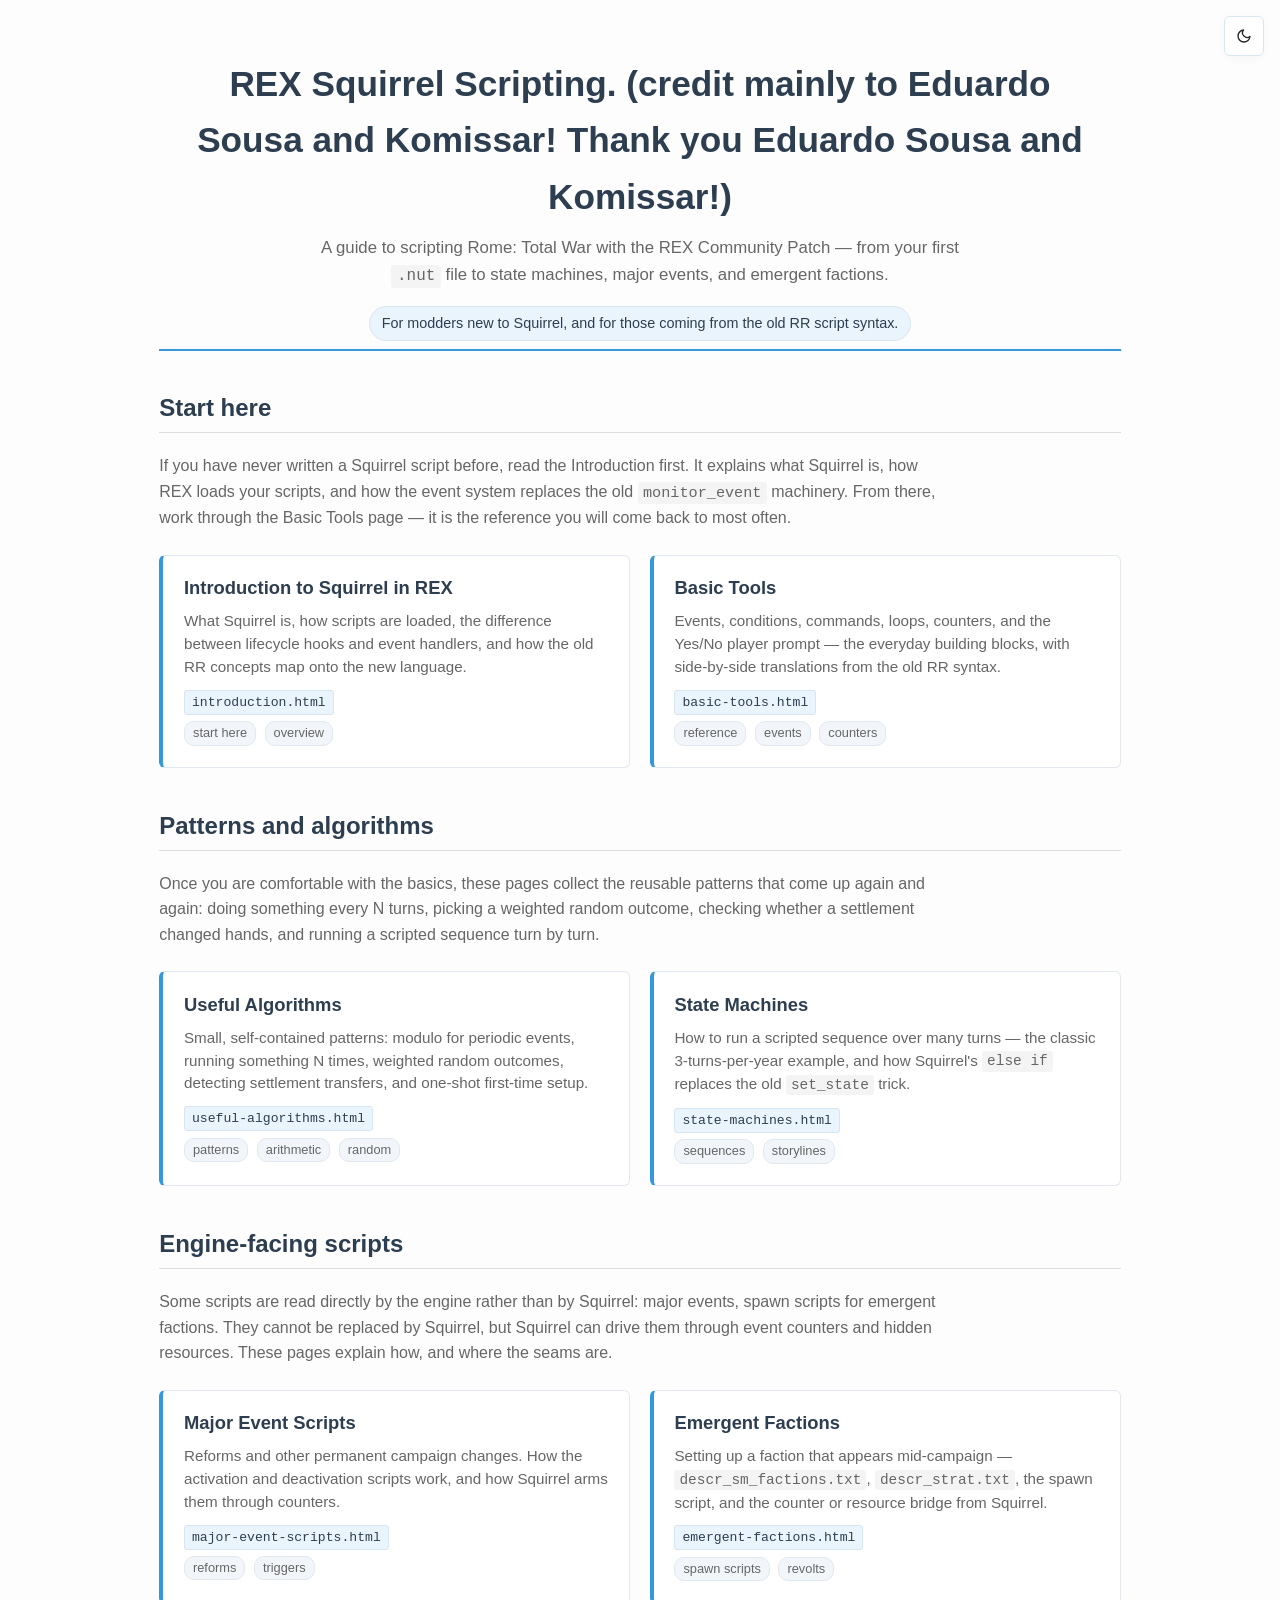
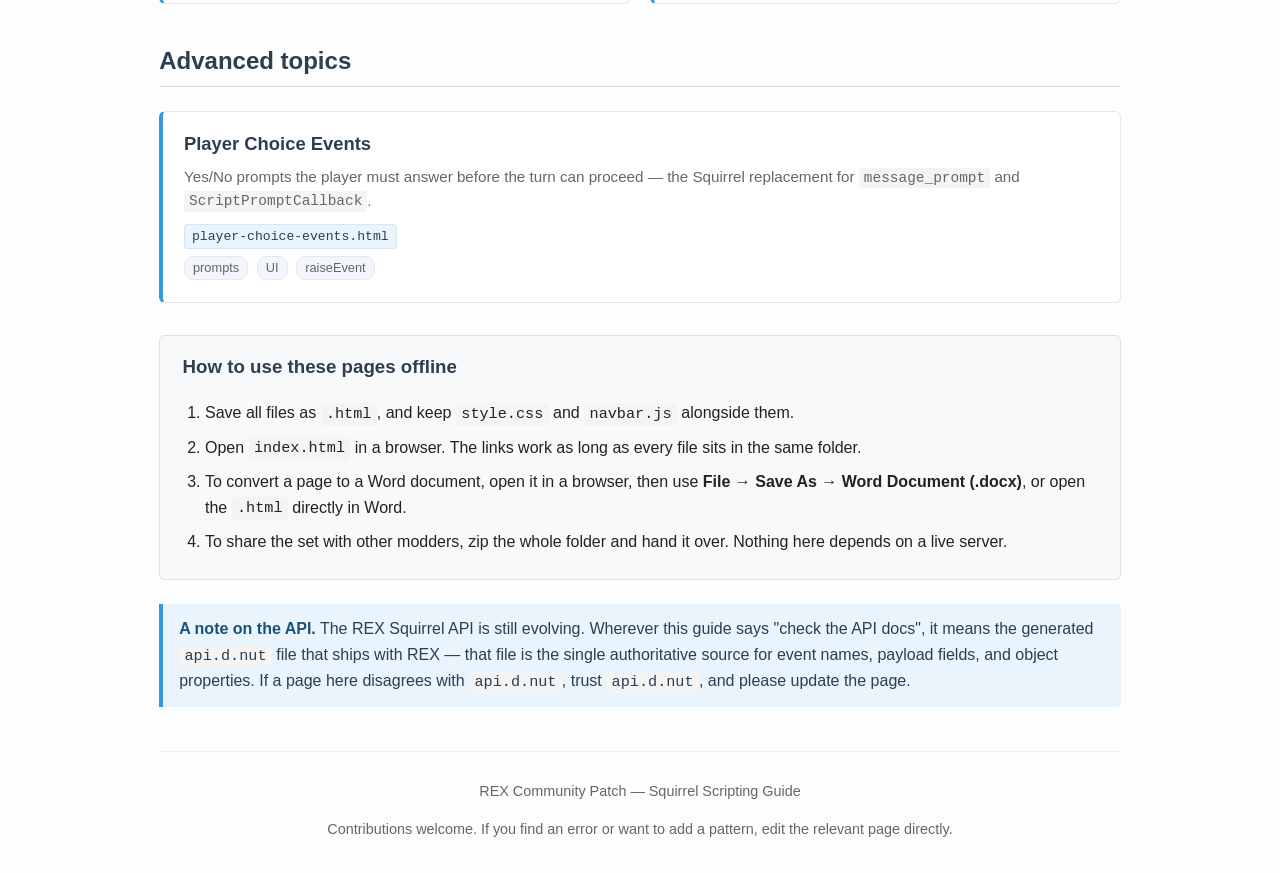
<file: index.html>
<!DOCTYPE html>
<html lang="en">
<head>
<meta charset="UTF-8">
<meta name="viewport" content="width=device-width, initial-scale=1">
<meta name="color-scheme" content="light dark">
<script>
  (function () {
    try {
      var saved = localStorage.getItem('rex-theme');
      var prefersDark = window.matchMedia && window.matchMedia('(prefers-color-scheme: dark)').matches;
      document.documentElement.setAttribute('data-theme', saved || (prefersDark ? 'dark' : 'light'));
    } catch (e) {
      document.documentElement.setAttribute('data-theme', 'light');
    }
  })();
</script>
<title>REX Squirrel Scripting — Home</title>
<link rel="stylesheet" href="style.css">
<script src="navbar.js"></script>
</head>
<body class="home">

<header>
  <h1>REX Squirrel Scripting. (credit mainly to Eduardo Sousa and Komissar! Thank you Eduardo Sousa and Komissar!)</h1>
  <p>A guide to scripting Rome: Total War with the REX Community Patch — from your first <code>.nut</code> file to state machines, major events, and emergent factions.</p>
  <span class="banner-note">For modders new to Squirrel, and for those coming from the old RR script syntax.</span>
</header>

<h2>Start here</h2>

<p class="lead">If you have never written a Squirrel script before, read the Introduction first. It explains what Squirrel is, how REX loads your scripts, and how the event system replaces the old <code>monitor_event</code> machinery. From there, work through the Basic Tools page — it is the reference you will come back to most often.</p>

<div class="grid">

  <a class="card" href="introduction.html">
    <h3>Introduction to Squirrel in REX</h3>
    <p>What Squirrel is, how scripts are loaded, the difference between lifecycle hooks and event handlers, and how the old RR concepts map onto the new language.</p>
    <span class="filename">introduction.html</span>
    <div class="tags">
      <span>start here</span>
      <span>overview</span>
    </div>
  </a>

  <a class="card" href="basic-tools.html">
    <h3>Basic Tools</h3>
    <p>Events, conditions, commands, loops, counters, and the Yes/No player prompt — the everyday building blocks, with side‑by‑side translations from the old RR syntax.</p>
    <span class="filename">basic-tools.html</span>
    <div class="tags">
      <span>reference</span>
      <span>events</span>
      <span>counters</span>
    </div>
  </a>

</div>

<h2>Patterns and algorithms</h2>

<p class="lead">Once you are comfortable with the basics, these pages collect the reusable patterns that come up again and again: doing something every N turns, picking a weighted random outcome, checking whether a settlement changed hands, and running a scripted sequence turn by turn.</p>

<div class="grid">

  <a class="card" href="useful-algorithms.html">
    <h3>Useful Algorithms</h3>
    <p>Small, self‑contained patterns: modulo for periodic events, running something N times, weighted random outcomes, detecting settlement transfers, and one‑shot first‑time setup.</p>
    <span class="filename">useful-algorithms.html</span>
    <div class="tags">
      <span>patterns</span>
      <span>arithmetic</span>
      <span>random</span>
    </div>
  </a>

  <a class="card" href="state-machines.html">
    <h3>State Machines</h3>
    <p>How to run a scripted sequence over many turns — the classic 3‑turns‑per‑year example, and how Squirrel's <code>else if</code> replaces the old <code>set_state</code> trick.</p>
    <span class="filename">state-machines.html</span>
    <div class="tags">
      <span>sequences</span>
      <span>storylines</span>
    </div>
  </a>

</div>

<h2>Engine‑facing scripts</h2>

<p class="lead">Some scripts are read directly by the engine rather than by Squirrel: major events, spawn scripts for emergent factions. They cannot be replaced by Squirrel, but Squirrel can drive them through event counters and hidden resources. These pages explain how, and where the seams are.</p>

<div class="grid">

  <a class="card" href="major-event-scripts.html">
    <h3>Major Event Scripts</h3>
    <p>Reforms and other permanent campaign changes. How the activation and deactivation scripts work, and how Squirrel arms them through counters.</p>
    <span class="filename">major-event-scripts.html</span>
    <div class="tags">
      <span>reforms</span>
      <span>triggers</span>
    </div>
  </a>

  <a class="card" href="emergent-factions.html">
    <h3>Emergent Factions</h3>
    <p>Setting up a faction that appears mid‑campaign — <code>descr_sm_factions.txt</code>, <code>descr_strat.txt</code>, the spawn script, and the counter or resource bridge from Squirrel.</p>
    <span class="filename">emergent-factions.html</span>
    <div class="tags">
      <span>spawn scripts</span>
      <span>revolts</span>
    </div>
  </a>

</div>

<h2>Advanced topics</h2>

<div class="grid">

  <a class="card" href="player-choice-events.html">
    <h3>Player Choice Events</h3>
    <p>Yes/No prompts the player must answer before the turn can proceed — the Squirrel replacement for <code>message_prompt</code> and <code>ScriptPromptCallback</code>.</p>
    <span class="filename">player-choice-events.html</span>
    <div class="tags">
      <span>prompts</span>
      <span>UI</span>
      <span>raiseEvent</span>
    </div>
  </a>

</div>

<div class="steps">
  <h3>How to use these pages offline</h3>
  <ol>
    <li>Save all files as <code>.html</code>, and keep <code>style.css</code> and <code>navbar.js</code> alongside them.</li>
    <li>Open <code>index.html</code> in a browser. The links work as long as every file sits in the same folder.</li>
    <li>To convert a page to a Word document, open it in a browser, then use <strong>File → Save As → Word Document (.docx)</strong>, or open the <code>.html</code> directly in Word.</li>
    <li>To share the set with other modders, zip the whole folder and hand it over. Nothing here depends on a live server.</li>
  </ol>
</div>

<div class="callout">
  <strong>A note on the API.</strong> The REX Squirrel API is still evolving. Wherever this guide says "check the API docs", it means the generated <code>api.d.nut</code> file that ships with REX — that file is the single authoritative source for event names, payload fields, and object properties. If a page here disagrees with <code>api.d.nut</code>, trust <code>api.d.nut</code>, and please update the page.
</div>

<footer>
  <p>REX Community Patch — Squirrel Scripting Guide</p>
  <p>Contributions welcome. If you find an error or want to add a pattern, edit the relevant page directly.</p>
</footer>

</body>
</html>
</file>
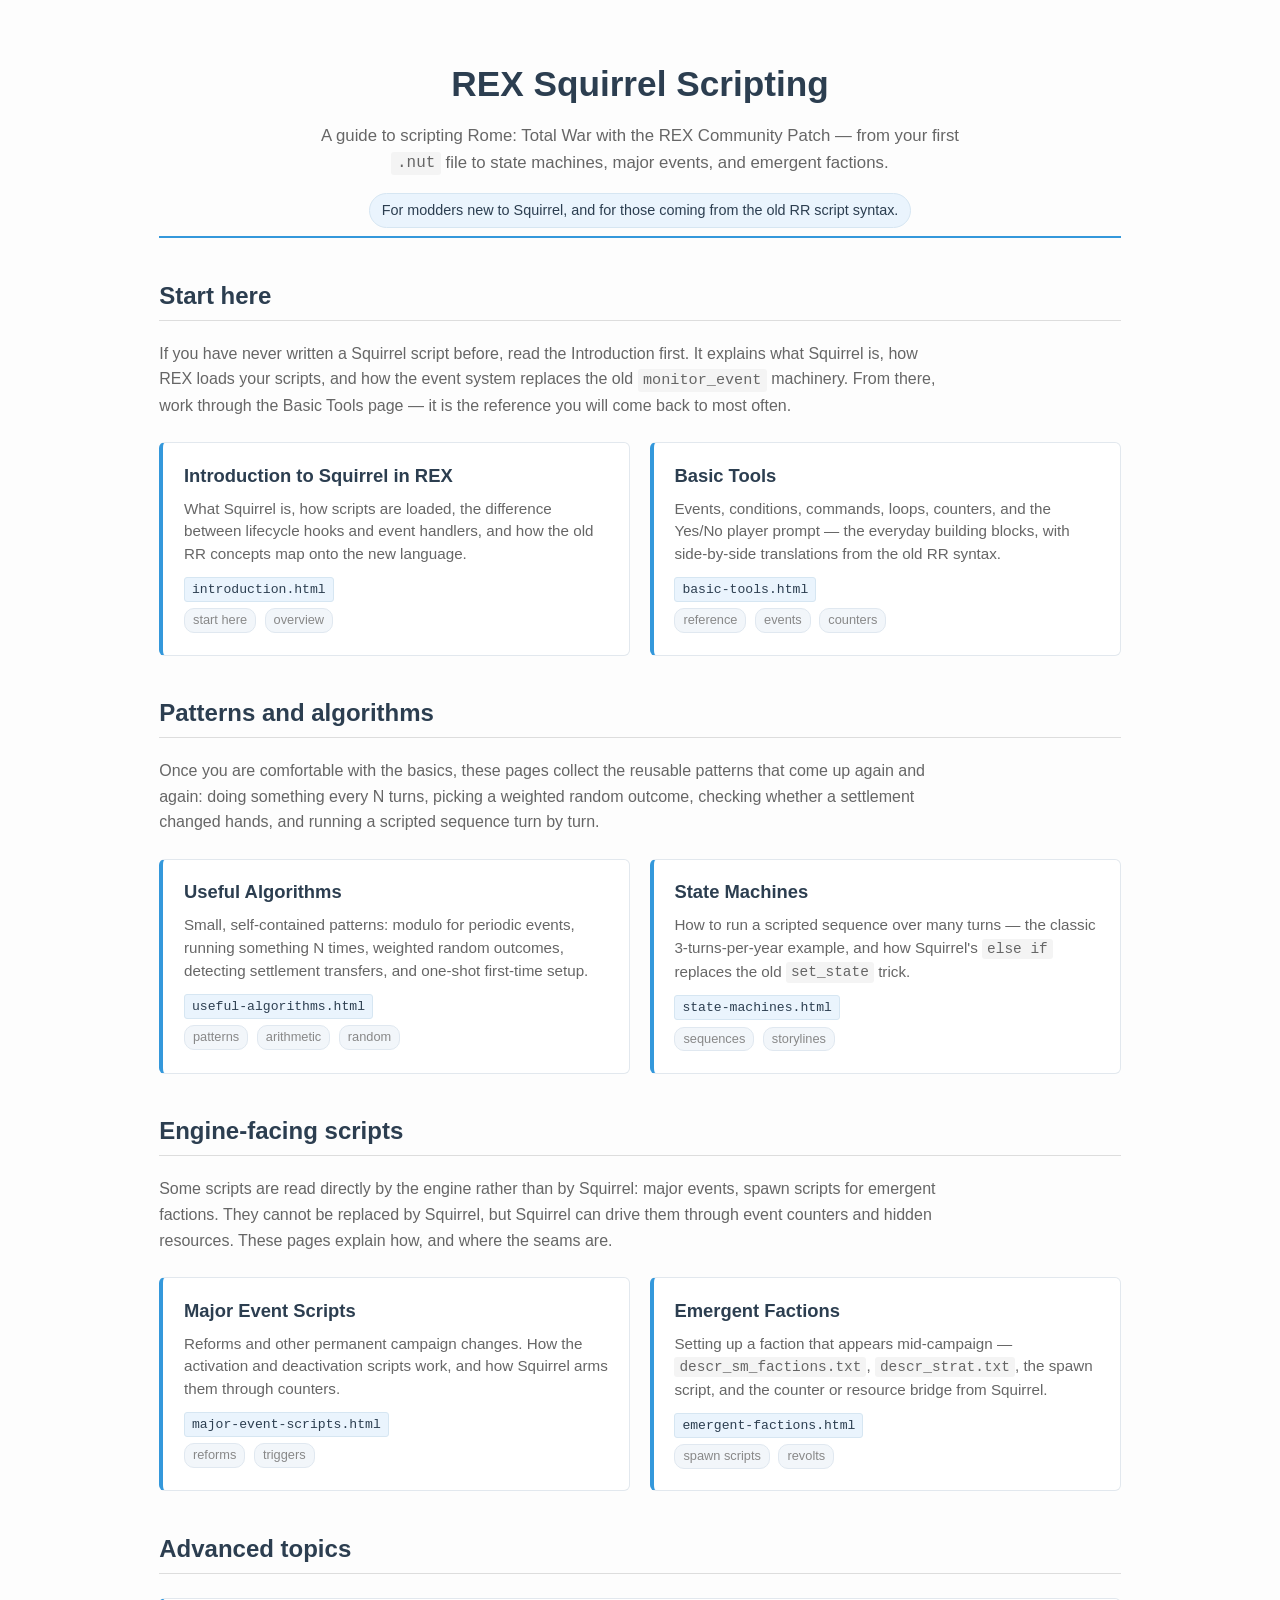
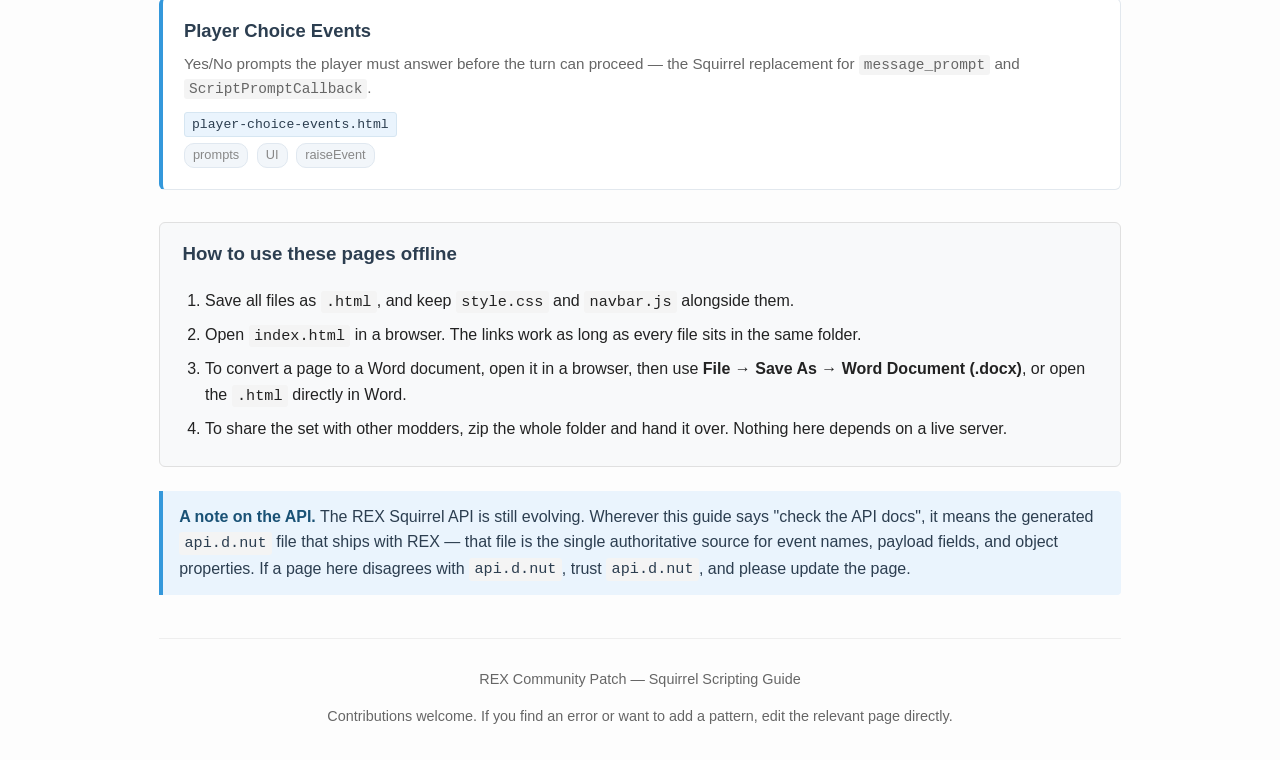
<file: squirrel quirrel tutorials/index.html>
<!DOCTYPE html>
<html lang="en">
<head>
<meta charset="UTF-8">
<meta name="viewport" content="width=device-width, initial-scale=1">
<title>REX Squirrel Scripting — Home</title>
<link rel="stylesheet" href="style.css">
<script src="navbar.js"></script>
</head>
<body class="home">

<header>
  <h1>REX Squirrel Scripting</h1>
  <p>A guide to scripting Rome: Total War with the REX Community Patch — from your first <code>.nut</code> file to state machines, major events, and emergent factions.</p>
  <span class="banner-note">For modders new to Squirrel, and for those coming from the old RR script syntax.</span>
</header>

<h2>Start here</h2>

<p class="lead">If you have never written a Squirrel script before, read the Introduction first. It explains what Squirrel is, how REX loads your scripts, and how the event system replaces the old <code>monitor_event</code> machinery. From there, work through the Basic Tools page — it is the reference you will come back to most often.</p>

<div class="grid">

  <a class="card" href="introduction.html">
    <h3>Introduction to Squirrel in REX</h3>
    <p>What Squirrel is, how scripts are loaded, the difference between lifecycle hooks and event handlers, and how the old RR concepts map onto the new language.</p>
    <span class="filename">introduction.html</span>
    <div class="tags">
      <span>start here</span>
      <span>overview</span>
    </div>
  </a>

  <a class="card" href="basic-tools.html">
    <h3>Basic Tools</h3>
    <p>Events, conditions, commands, loops, counters, and the Yes/No player prompt — the everyday building blocks, with side‑by‑side translations from the old RR syntax.</p>
    <span class="filename">basic-tools.html</span>
    <div class="tags">
      <span>reference</span>
      <span>events</span>
      <span>counters</span>
    </div>
  </a>

</div>

<h2>Patterns and algorithms</h2>

<p class="lead">Once you are comfortable with the basics, these pages collect the reusable patterns that come up again and again: doing something every N turns, picking a weighted random outcome, checking whether a settlement changed hands, and running a scripted sequence turn by turn.</p>

<div class="grid">

  <a class="card" href="useful-algorithms.html">
    <h3>Useful Algorithms</h3>
    <p>Small, self‑contained patterns: modulo for periodic events, running something N times, weighted random outcomes, detecting settlement transfers, and one‑shot first‑time setup.</p>
    <span class="filename">useful-algorithms.html</span>
    <div class="tags">
      <span>patterns</span>
      <span>arithmetic</span>
      <span>random</span>
    </div>
  </a>

  <a class="card" href="state-machines.html">
    <h3>State Machines</h3>
    <p>How to run a scripted sequence over many turns — the classic 3‑turns‑per‑year example, and how Squirrel's <code>else if</code> replaces the old <code>set_state</code> trick.</p>
    <span class="filename">state-machines.html</span>
    <div class="tags">
      <span>sequences</span>
      <span>storylines</span>
    </div>
  </a>

</div>

<h2>Engine‑facing scripts</h2>

<p class="lead">Some scripts are read directly by the engine rather than by Squirrel: major events, spawn scripts for emergent factions. They cannot be replaced by Squirrel, but Squirrel can drive them through event counters and hidden resources. These pages explain how, and where the seams are.</p>

<div class="grid">

  <a class="card" href="major-event-scripts.html">
    <h3>Major Event Scripts</h3>
    <p>Reforms and other permanent campaign changes. How the activation and deactivation scripts work, and how Squirrel arms them through counters.</p>
    <span class="filename">major-event-scripts.html</span>
    <div class="tags">
      <span>reforms</span>
      <span>triggers</span>
    </div>
  </a>

  <a class="card" href="emergent-factions.html">
    <h3>Emergent Factions</h3>
    <p>Setting up a faction that appears mid‑campaign — <code>descr_sm_factions.txt</code>, <code>descr_strat.txt</code>, the spawn script, and the counter or resource bridge from Squirrel.</p>
    <span class="filename">emergent-factions.html</span>
    <div class="tags">
      <span>spawn scripts</span>
      <span>revolts</span>
    </div>
  </a>

</div>

<h2>Advanced topics</h2>

<div class="grid">

  <a class="card" href="player-choice-events.html">
    <h3>Player Choice Events</h3>
    <p>Yes/No prompts the player must answer before the turn can proceed — the Squirrel replacement for <code>message_prompt</code> and <code>ScriptPromptCallback</code>.</p>
    <span class="filename">player-choice-events.html</span>
    <div class="tags">
      <span>prompts</span>
      <span>UI</span>
      <span>raiseEvent</span>
    </div>
  </a>

</div>

<div class="steps">
  <h3>How to use these pages offline</h3>
  <ol>
    <li>Save all files as <code>.html</code>, and keep <code>style.css</code> and <code>navbar.js</code> alongside them.</li>
    <li>Open <code>index.html</code> in a browser. The links work as long as every file sits in the same folder.</li>
    <li>To convert a page to a Word document, open it in a browser, then use <strong>File → Save As → Word Document (.docx)</strong>, or open the <code>.html</code> directly in Word.</li>
    <li>To share the set with other modders, zip the whole folder and hand it over. Nothing here depends on a live server.</li>
  </ol>
</div>

<div class="callout">
  <strong>A note on the API.</strong> The REX Squirrel API is still evolving. Wherever this guide says "check the API docs", it means the generated <code>api.d.nut</code> file that ships with REX — that file is the single authoritative source for event names, payload fields, and object properties. If a page here disagrees with <code>api.d.nut</code>, trust <code>api.d.nut</code>, and please update the page.
</div>

<footer>
  <p>REX Community Patch — Squirrel Scripting Guide</p>
  <p>Contributions welcome. If you find an error or want to add a pattern, edit the relevant page directly.</p>
</footer>

</body>
</html>
</file>
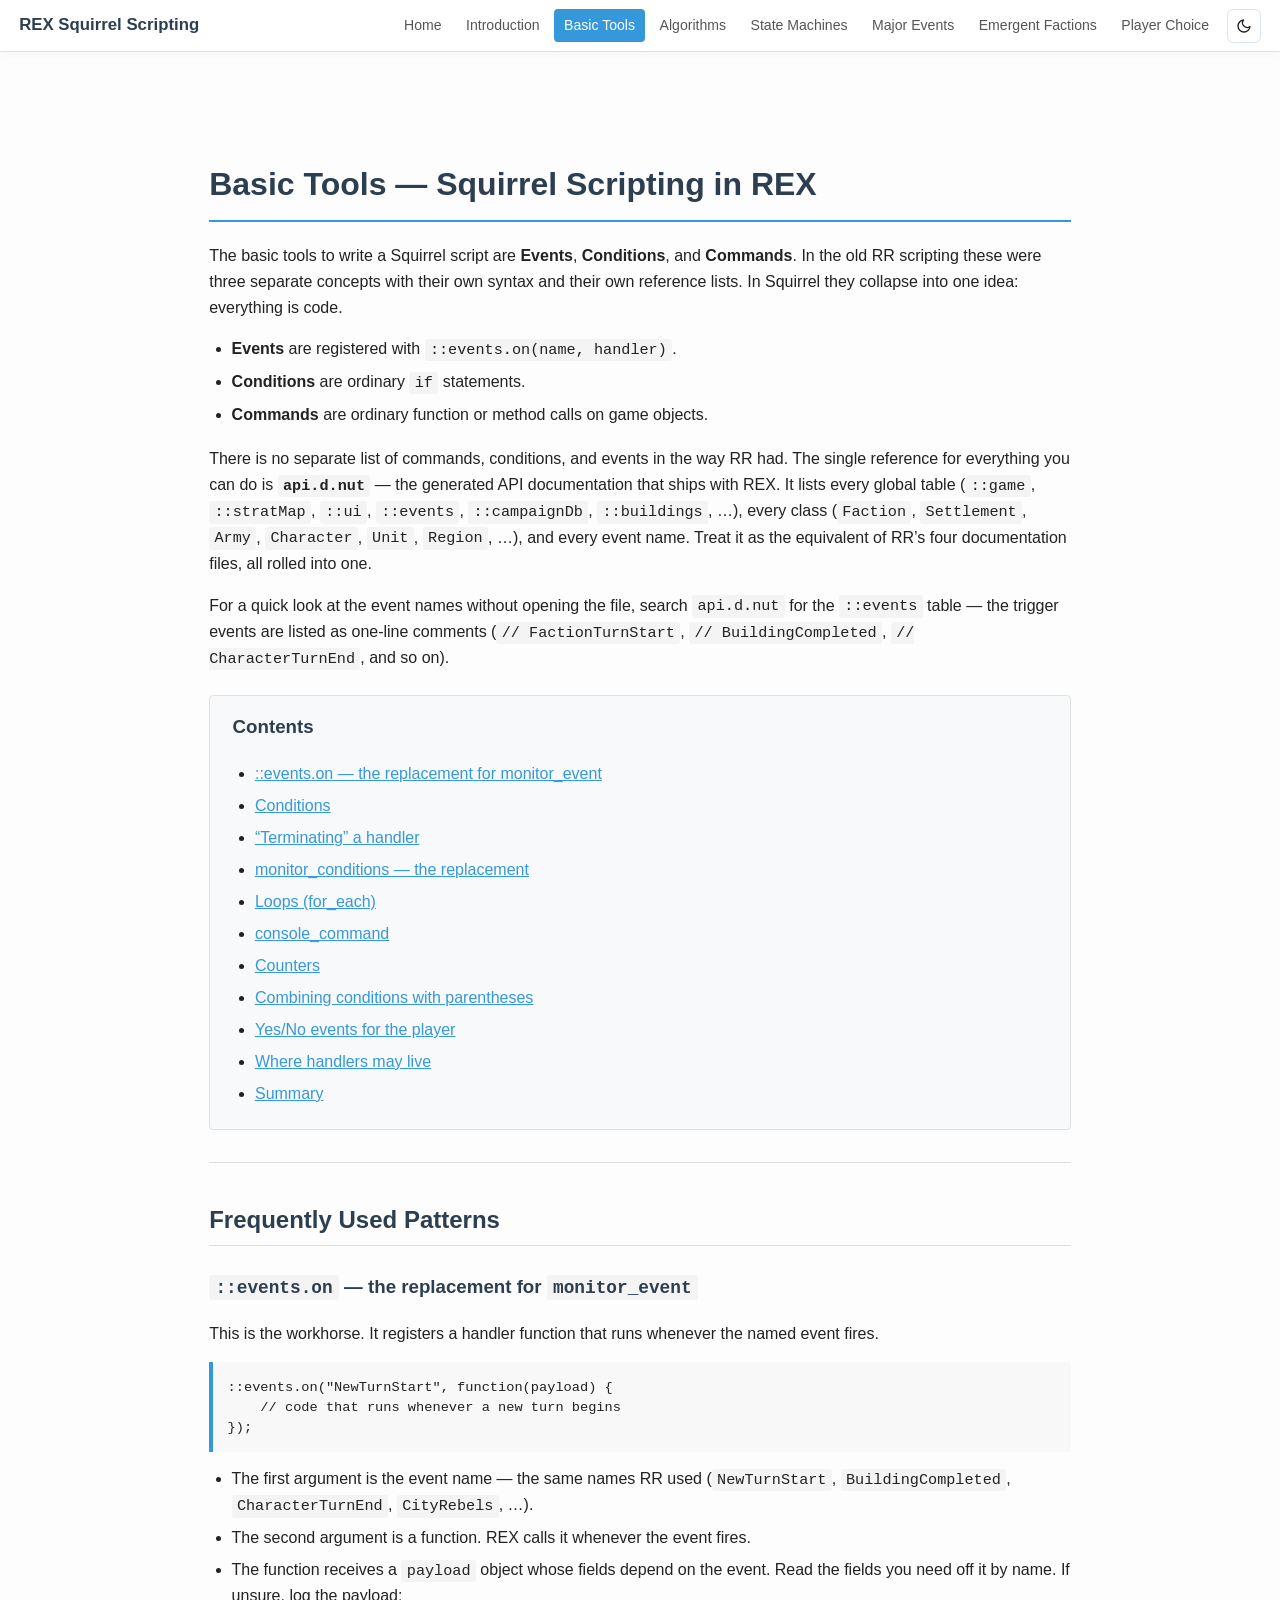
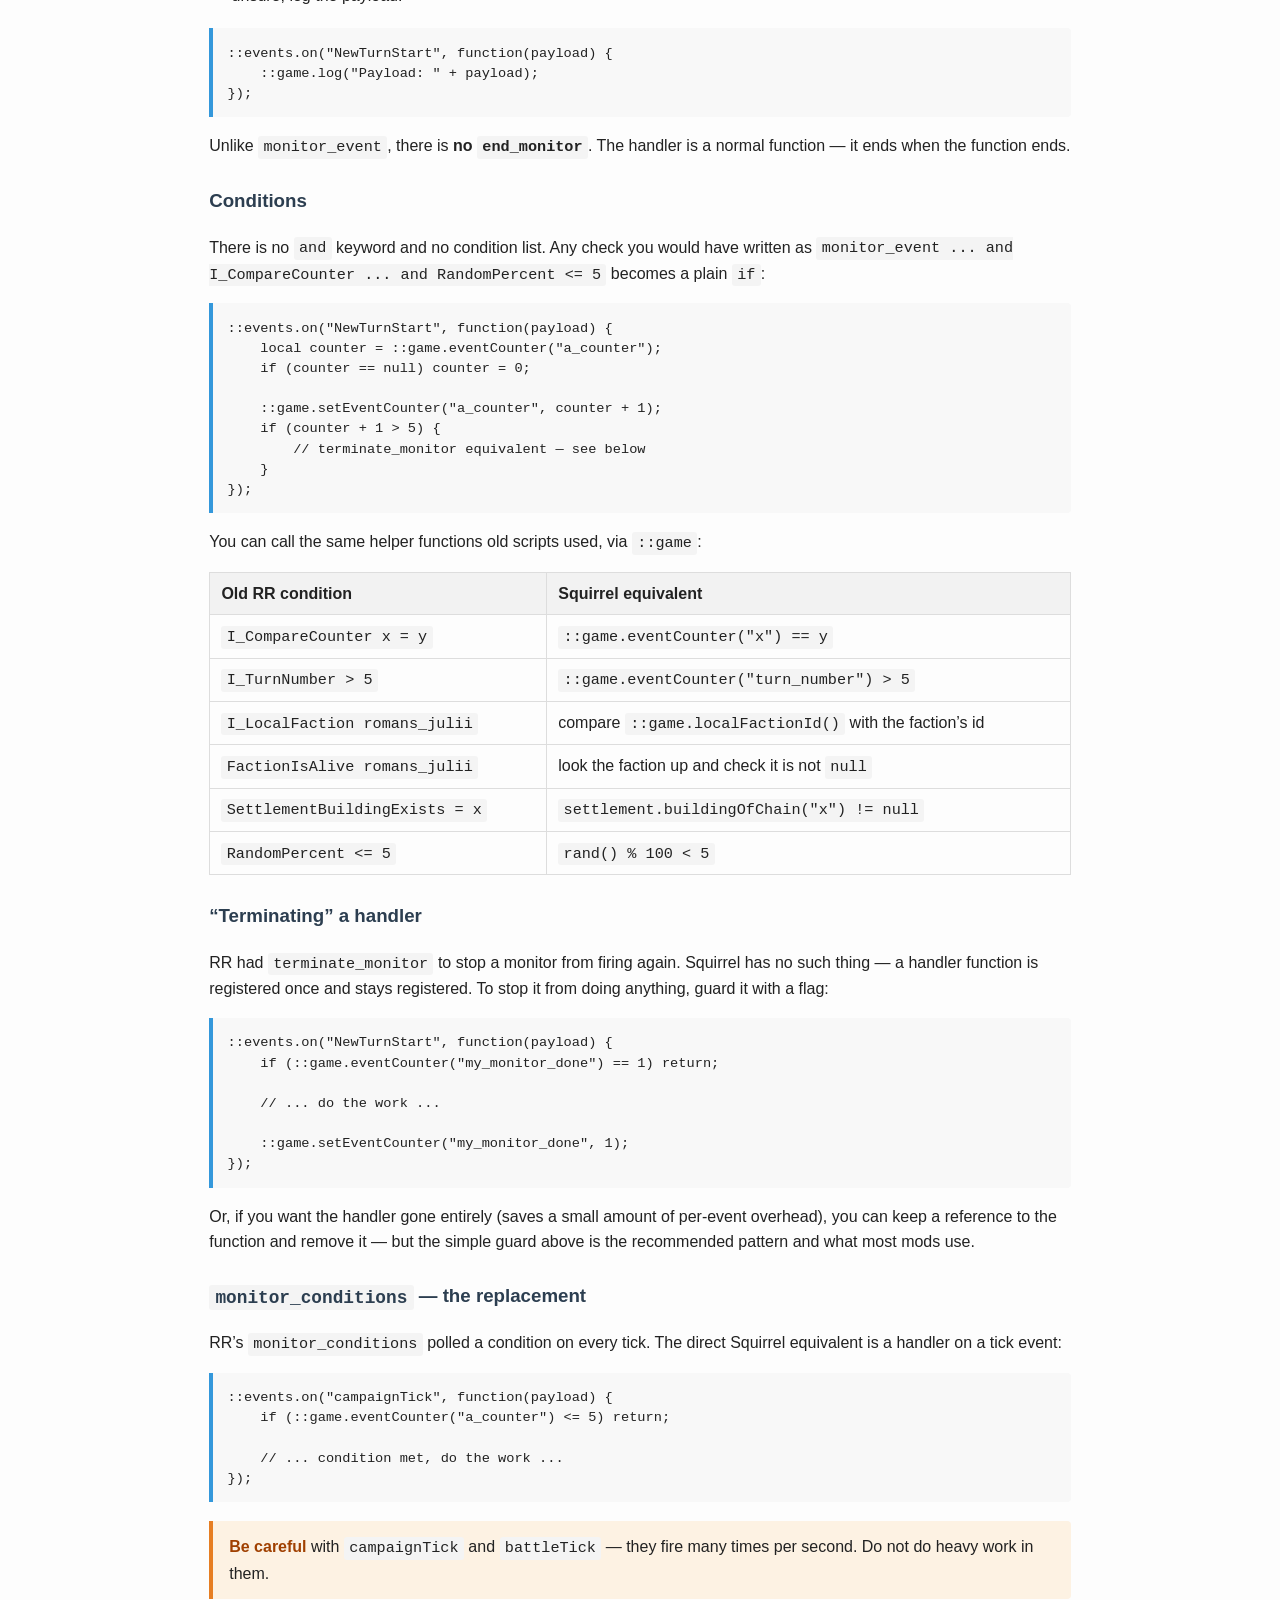
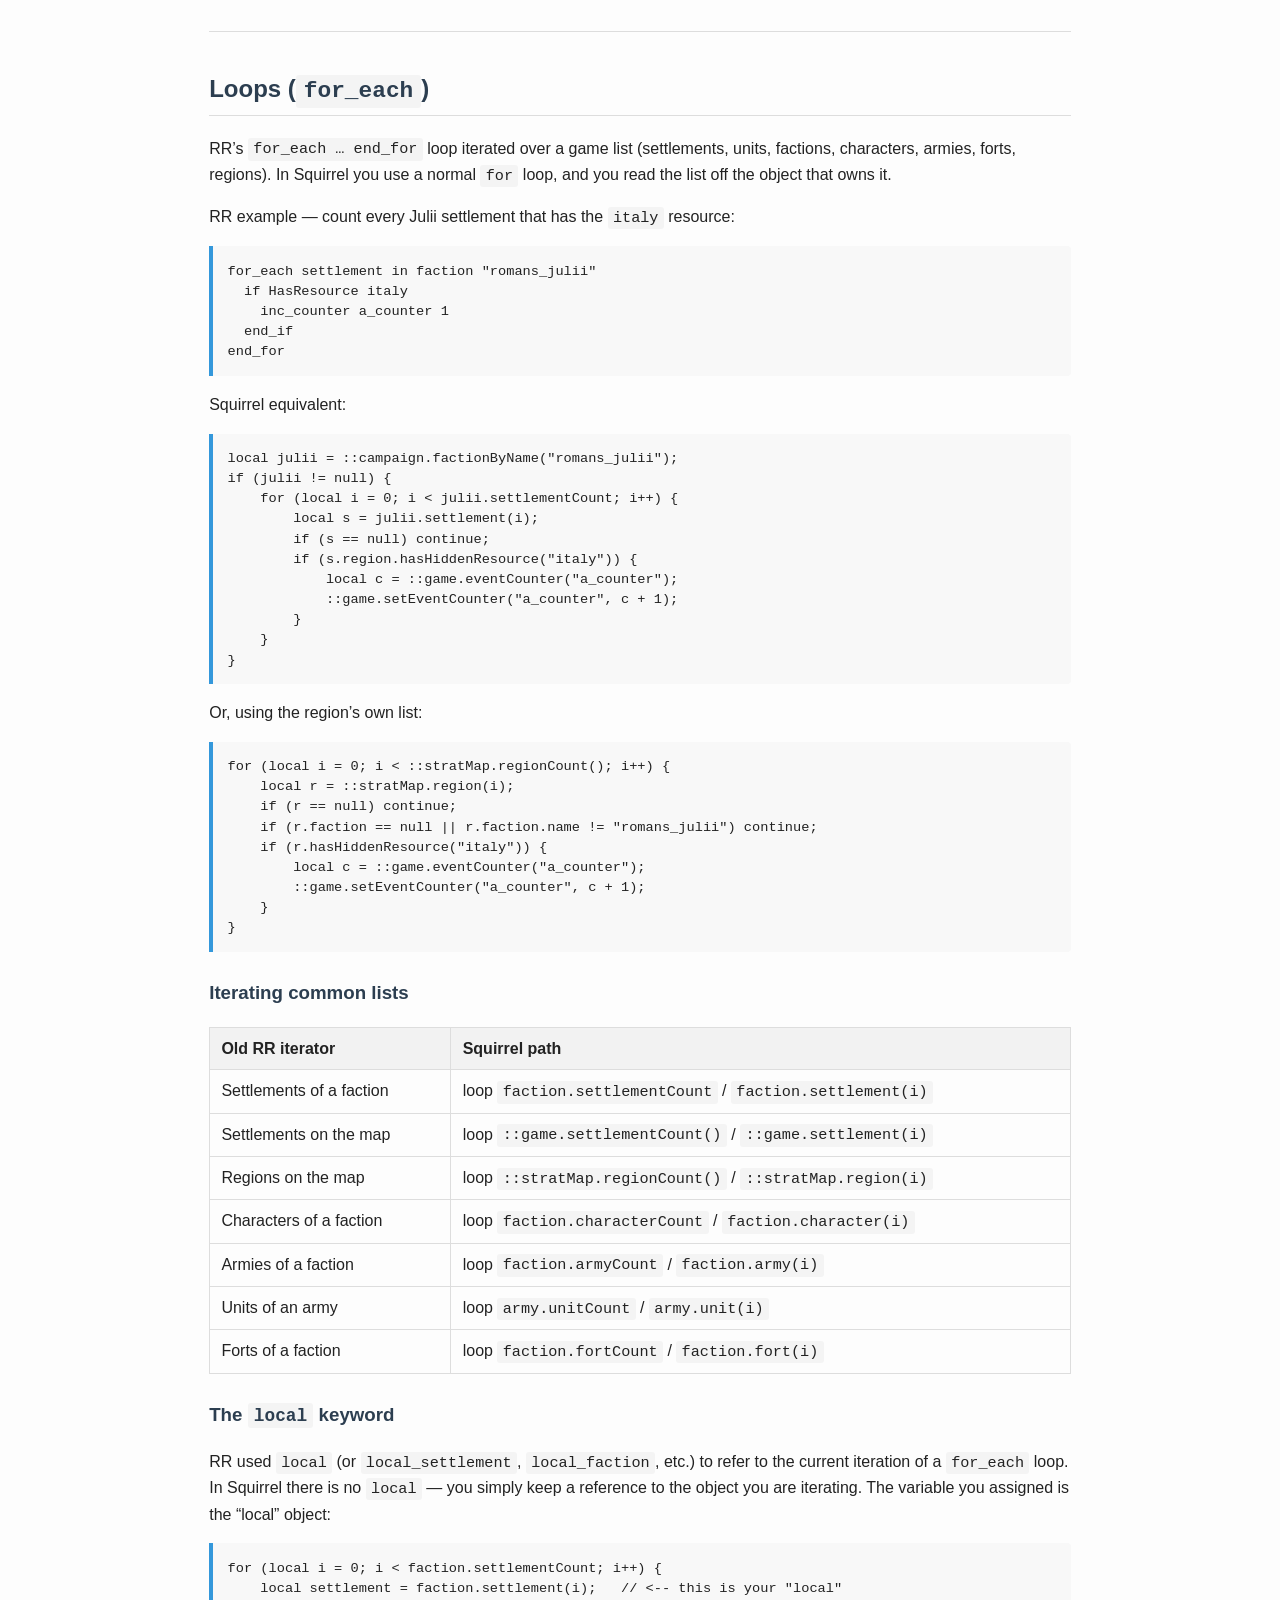
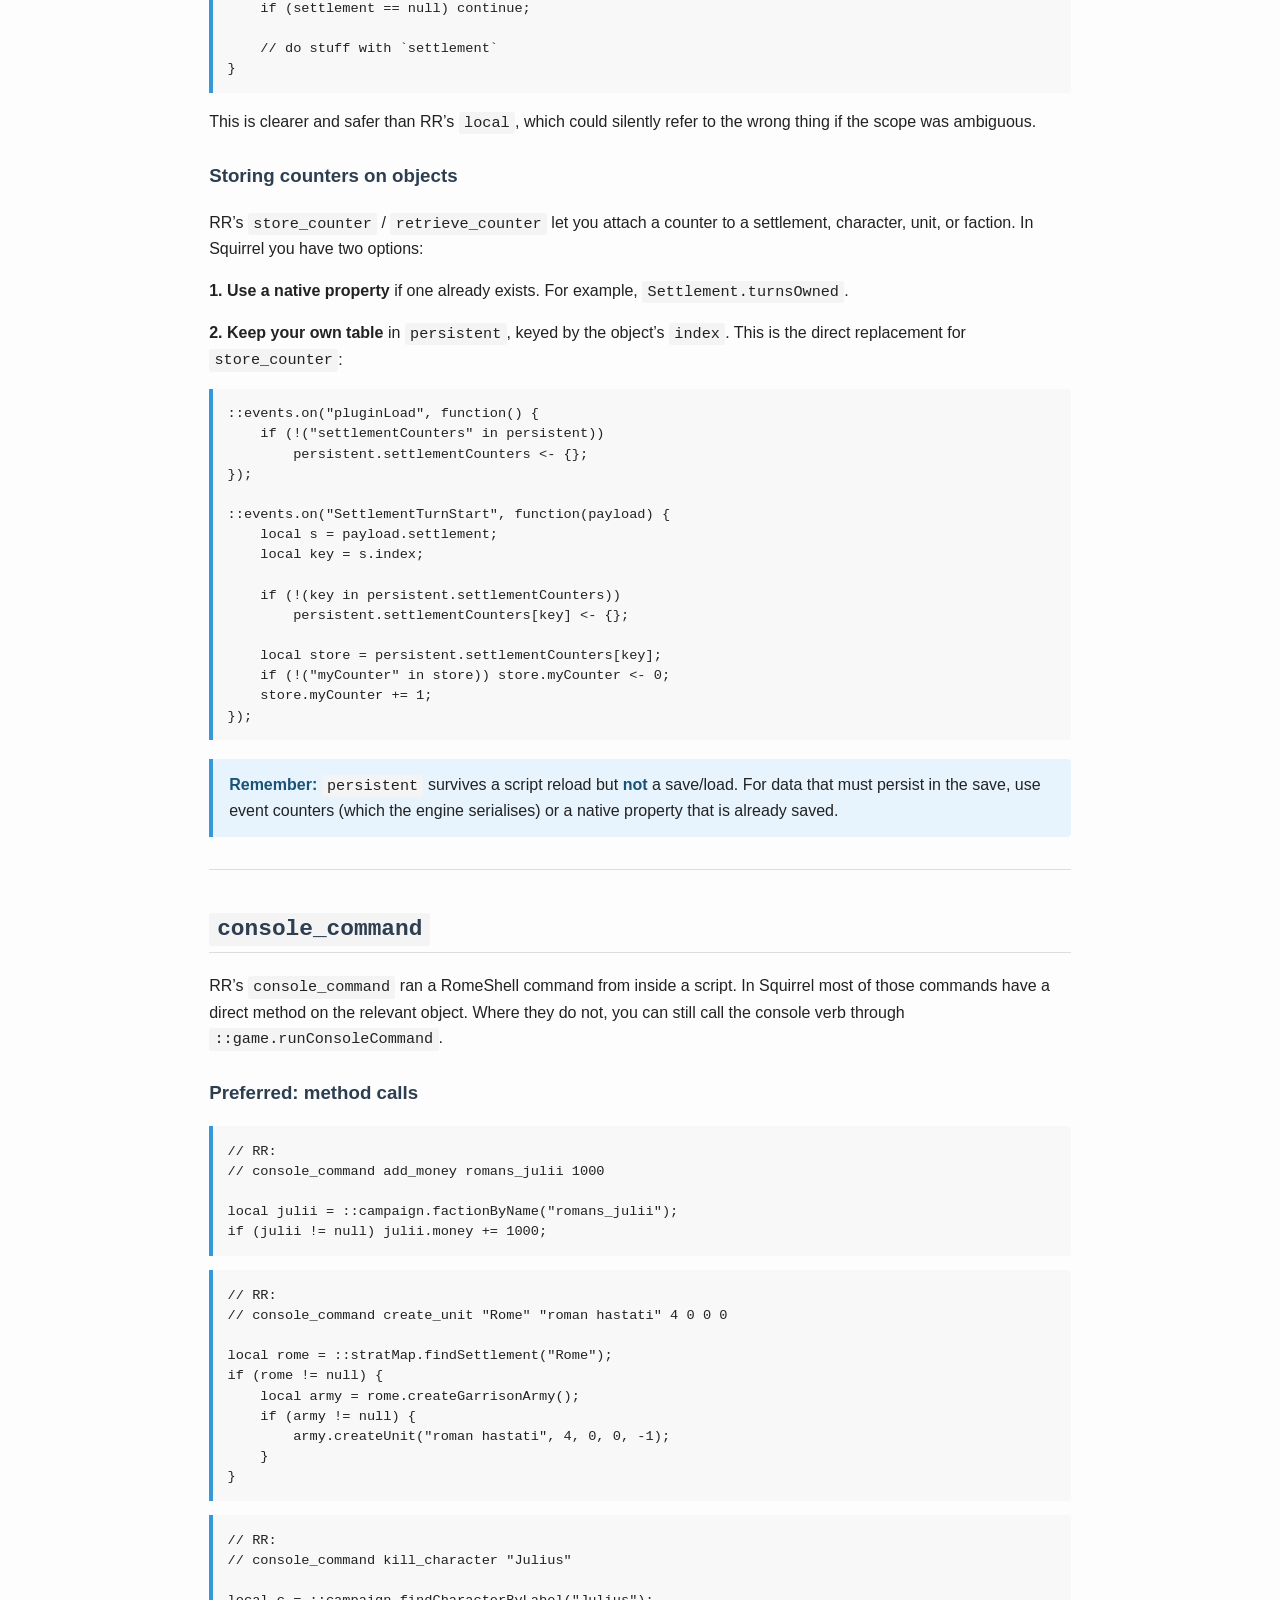
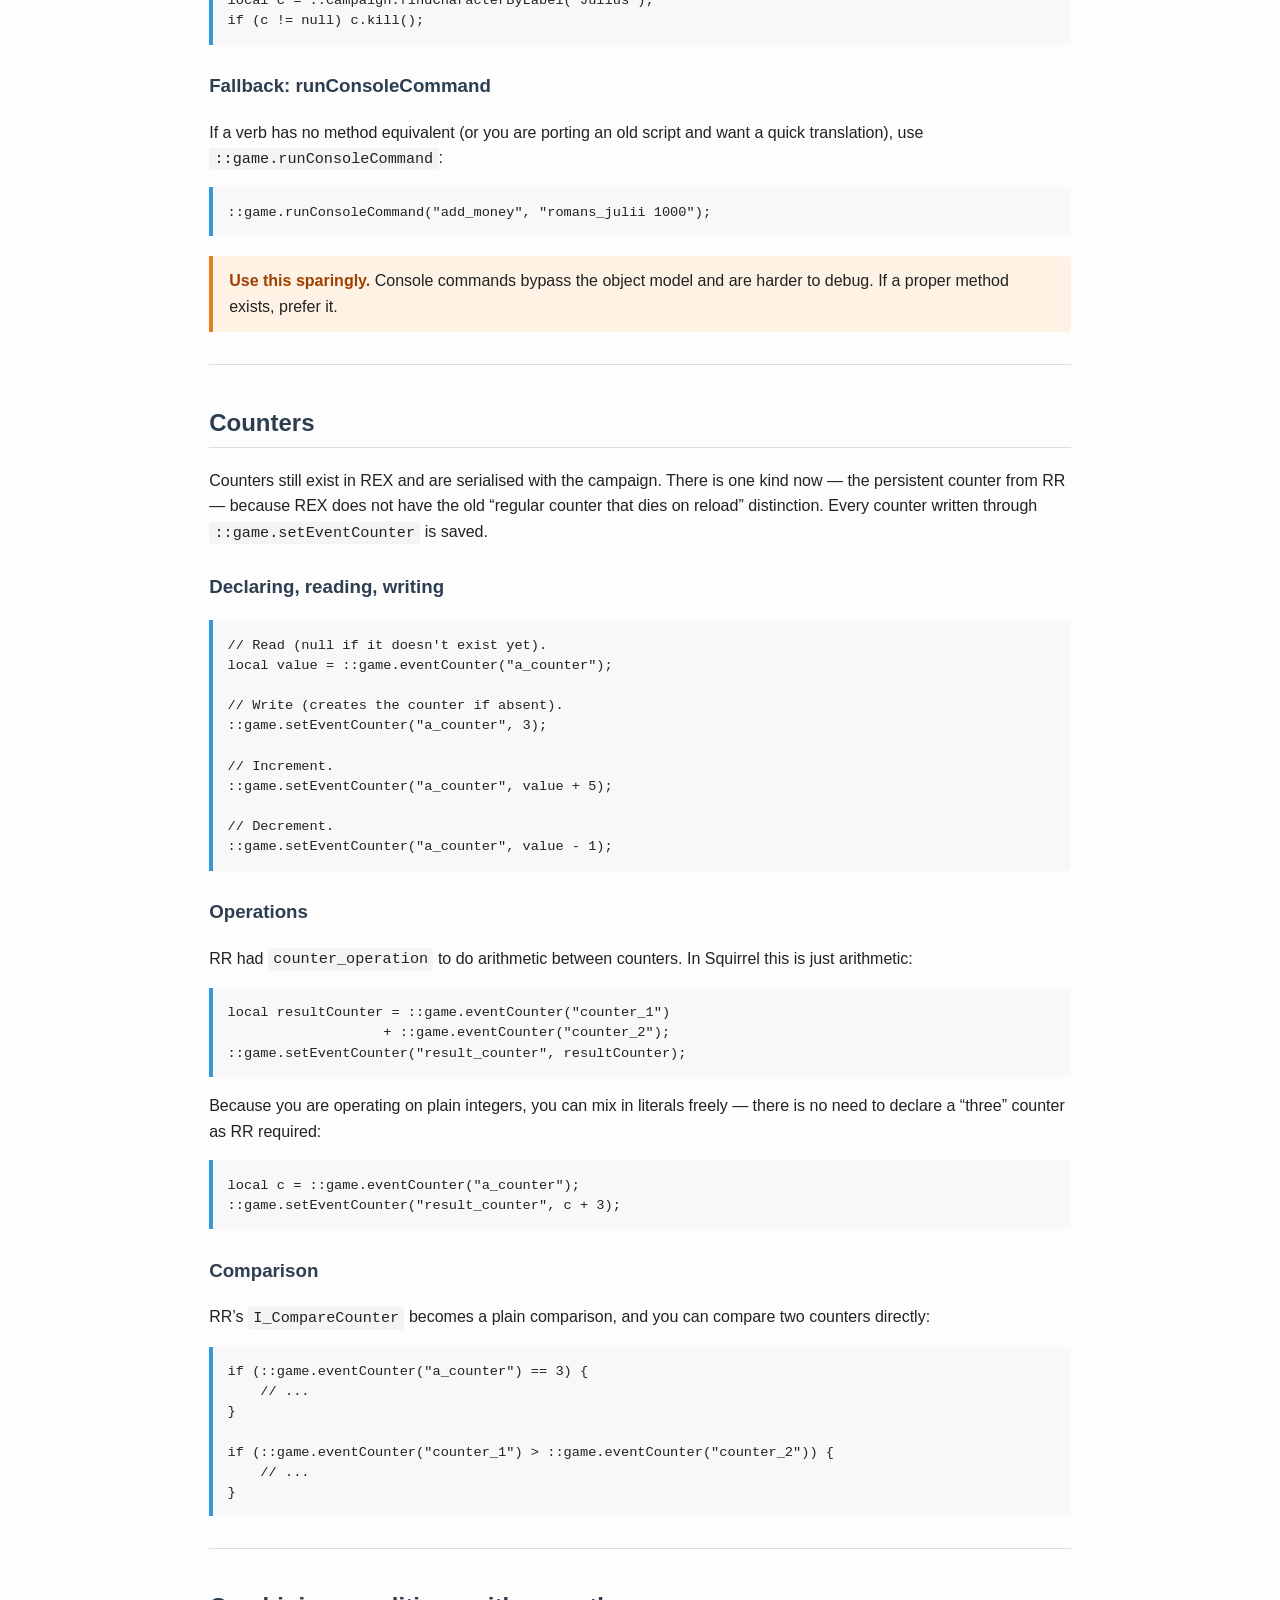
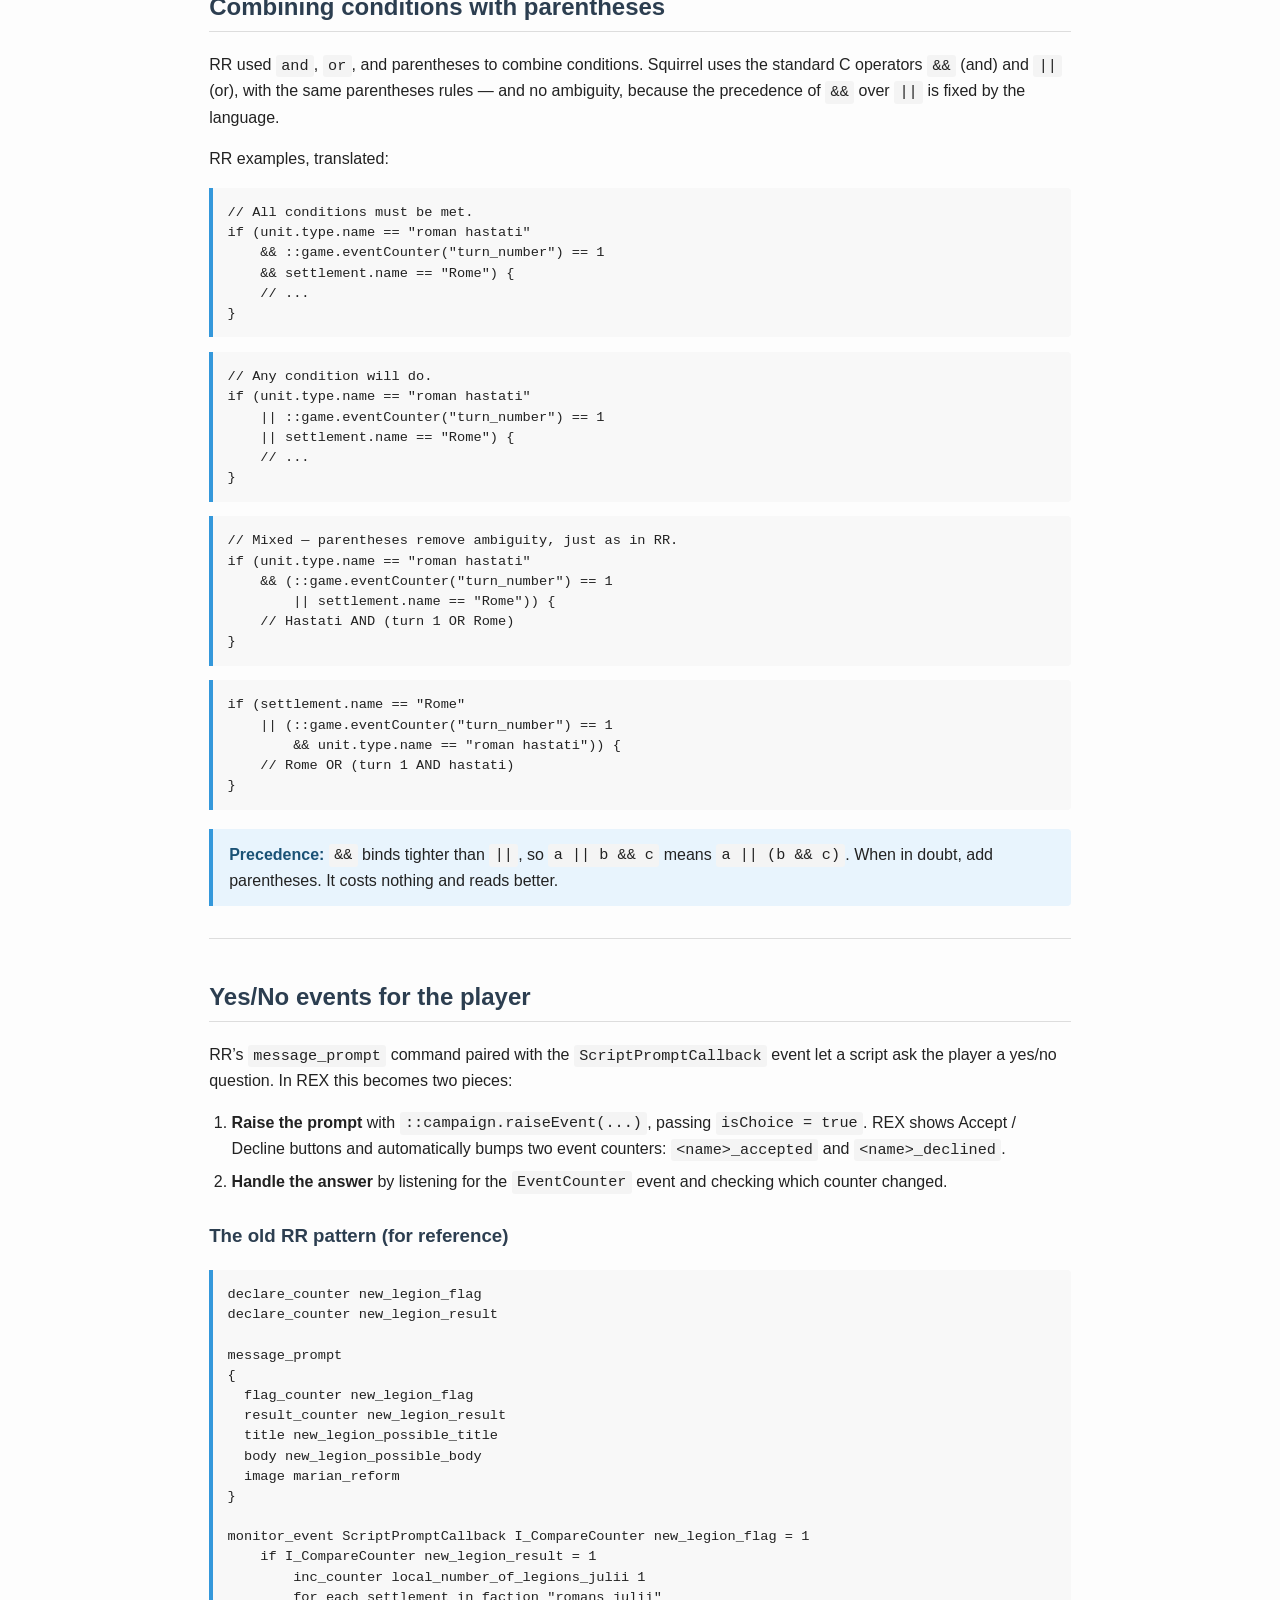
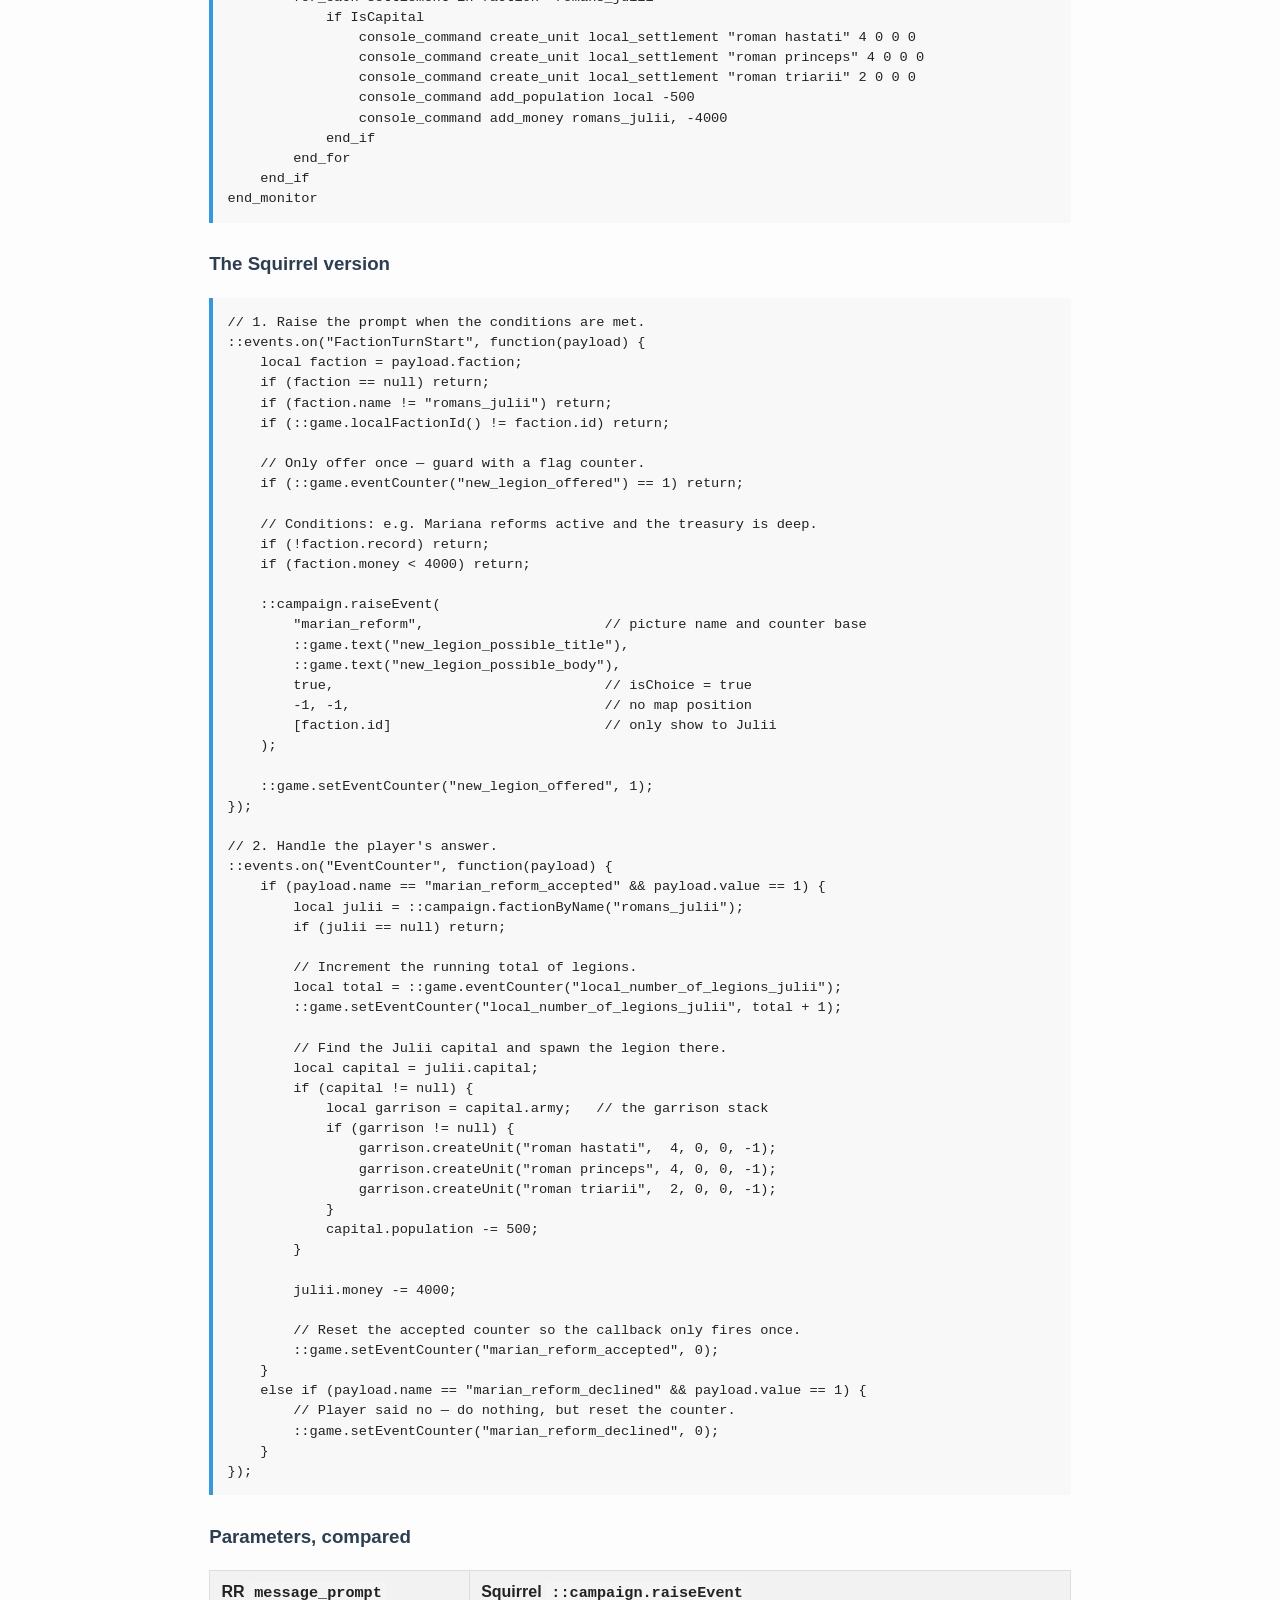
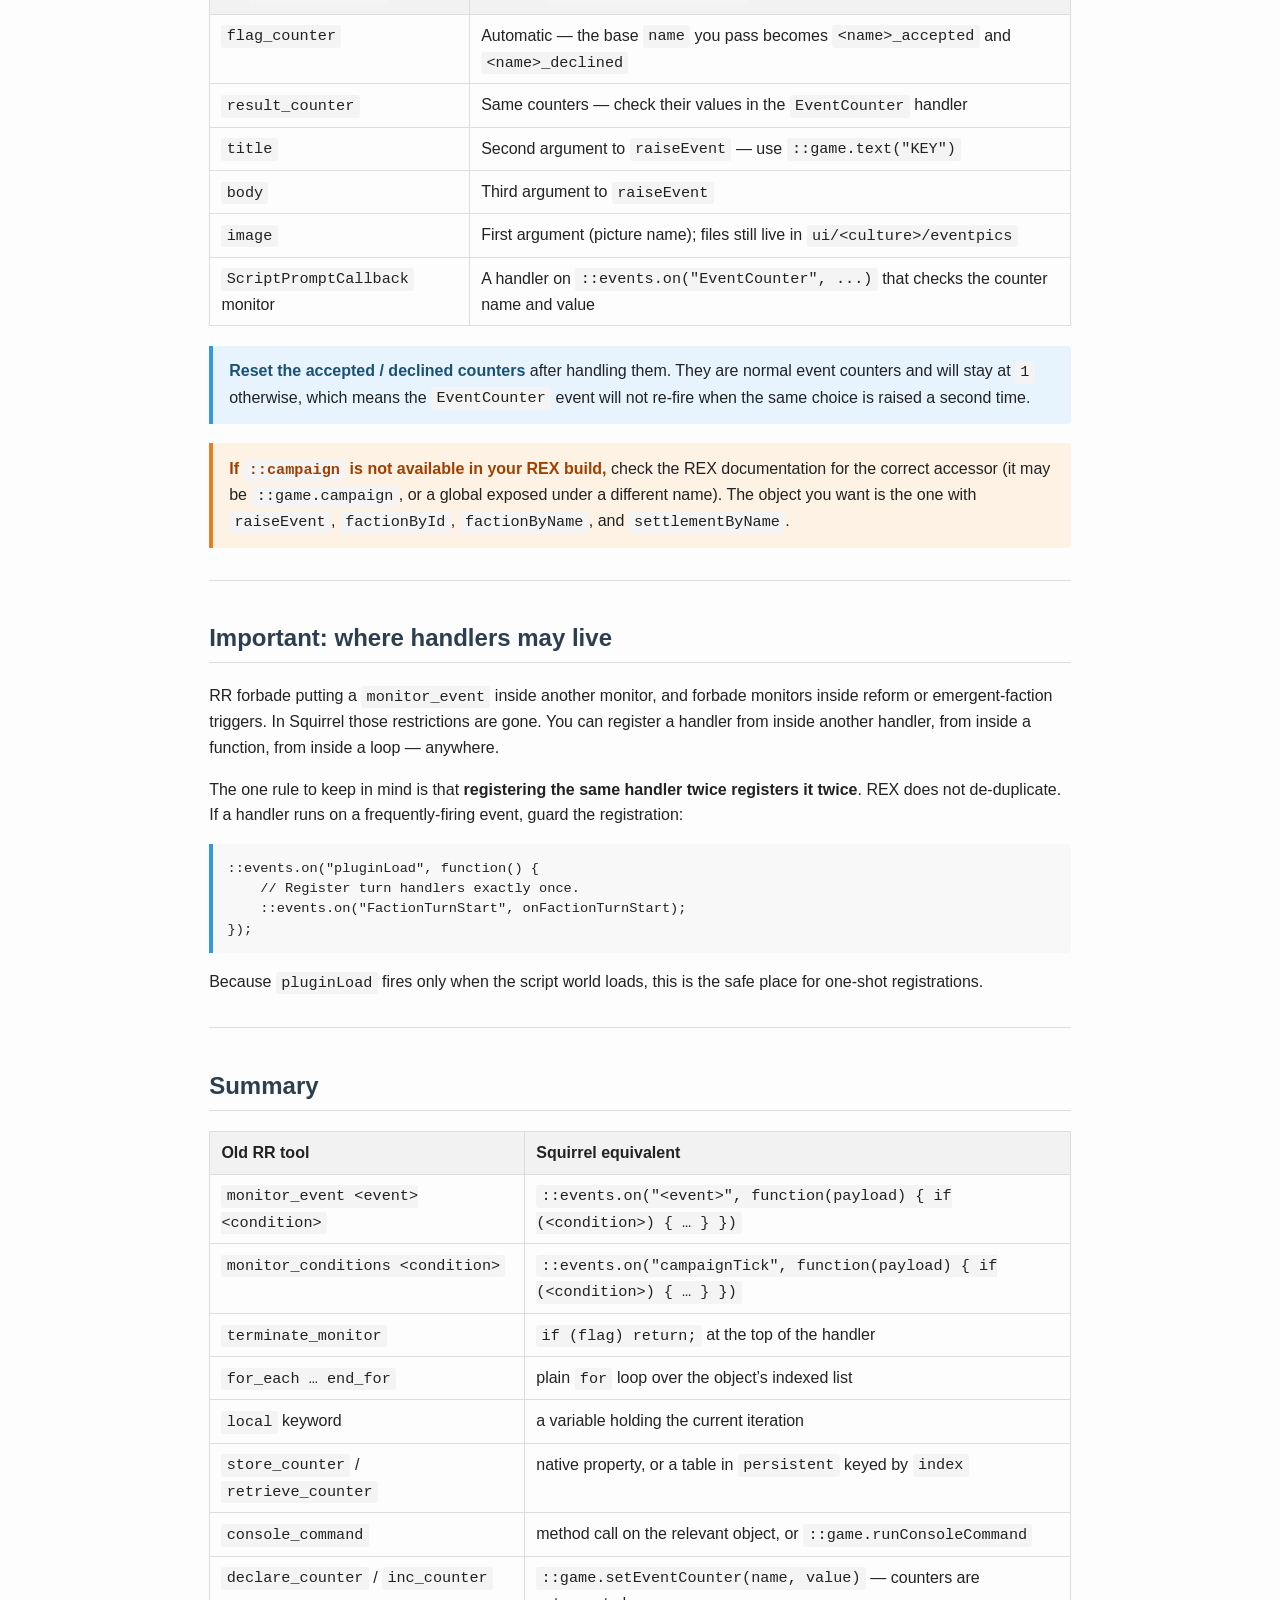
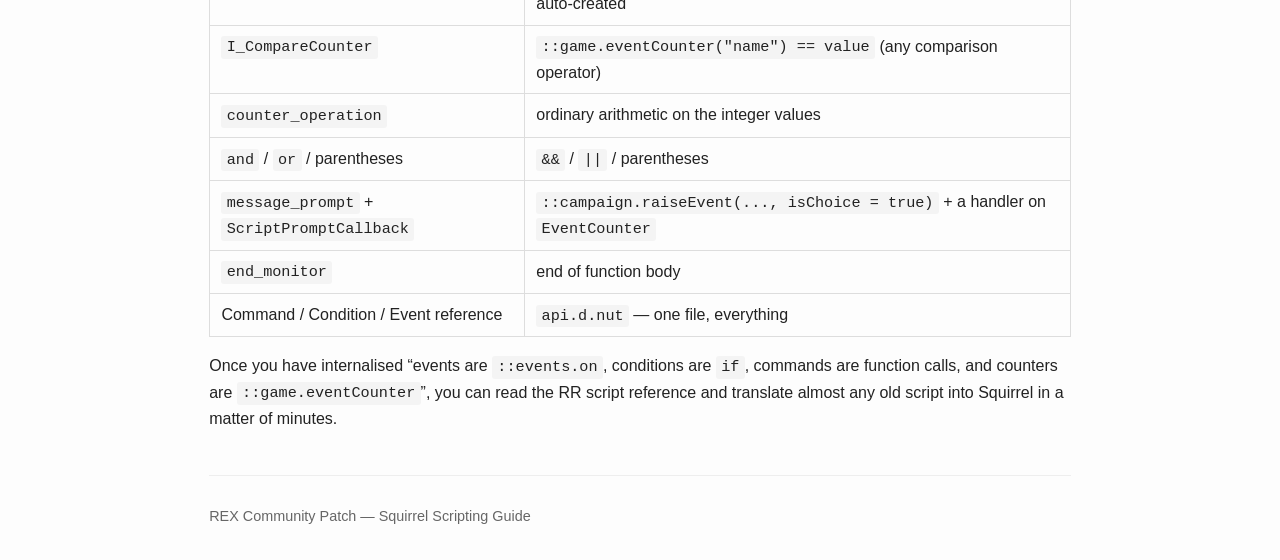
<file: basic-tools.html>
<!DOCTYPE html>
<html lang="en">
<head>
<meta charset="UTF-8">
<meta name="viewport" content="width=device-width, initial-scale=1">
<meta name="color-scheme" content="light dark">
<script>
  (function () {
    try {
      var saved = localStorage.getItem('rex-theme');
      var prefersDark = window.matchMedia && window.matchMedia('(prefers-color-scheme: dark)').matches;
      document.documentElement.setAttribute('data-theme', saved || (prefersDark ? 'dark' : 'light'));
    } catch (e) {
      document.documentElement.setAttribute('data-theme', 'light');
    }
  })();
</script>
<title>Basic Tools — Squirrel Scripting in REX</title>
<link rel="stylesheet" href="style.css">
<script src="navbar.js"></script>
</head>
<body>

<h1>Basic Tools — Squirrel Scripting in REX</h1>

<p>The basic tools to write a Squirrel script are <strong>Events</strong>, <strong>Conditions</strong>, and <strong>Commands</strong>. In the old RR scripting these were three separate concepts with their own syntax and their own reference lists. In Squirrel they collapse into one idea: everything is code.</p>

<ul>
  <li><strong>Events</strong> are registered with <code>::events.on(name, handler)</code>.</li>
  <li><strong>Conditions</strong> are ordinary <code>if</code> statements.</li>
  <li><strong>Commands</strong> are ordinary function or method calls on game objects.</li>
</ul>

<p>There is no separate list of commands, conditions, and events in the way RR had. The single reference for everything you can do is <strong><code>api.d.nut</code></strong> — the generated API documentation that ships with REX. It lists every global table (<code>::game</code>, <code>::stratMap</code>, <code>::ui</code>, <code>::events</code>, <code>::campaignDb</code>, <code>::buildings</code>, …), every class (<code>Faction</code>, <code>Settlement</code>, <code>Army</code>, <code>Character</code>, <code>Unit</code>, <code>Region</code>, …), and every event name. Treat it as the equivalent of RR’s four documentation files, all rolled into one.</p>

<p>For a quick look at the event names without opening the file, search <code>api.d.nut</code> for the <code>::events</code> table — the trigger events are listed as one‑line comments (<code>// FactionTurnStart</code>, <code>// BuildingCompleted</code>, <code>// CharacterTurnEnd</code>, and so on).</p>

<div class="toc">
<h3>Contents</h3>
<ul>
  <li><a href="#events-on">::events.on — the replacement for monitor_event</a></li>
  <li><a href="#conditions">Conditions</a></li>
  <li><a href="#terminate">“Terminating” a handler</a></li>
  <li><a href="#monitor-conditions">monitor_conditions — the replacement</a></li>
  <li><a href="#loops">Loops (for_each)</a></li>
  <li><a href="#console-command">console_command</a></li>
  <li><a href="#counters">Counters</a></li>
  <li><a href="#parentheses">Combining conditions with parentheses</a></li>
  <li><a href="#yesno">Yes/No events for the player</a></li>
  <li><a href="#where">Where handlers may live</a></li>
  <li><a href="#summary">Summary</a></li>
</ul>
</div>

<hr>

<h2 id="events-on">Frequently Used Patterns</h2>

<h3><code>::events.on</code> — the replacement for <code>monitor_event</code></h3>

<p>This is the workhorse. It registers a handler function that runs whenever the named event fires.</p>

<pre><code>::events.on("NewTurnStart", function(payload) {
    // code that runs whenever a new turn begins
});</code></pre>

<ul>
  <li>The first argument is the event name — the same names RR used (<code>NewTurnStart</code>, <code>BuildingCompleted</code>, <code>CharacterTurnEnd</code>, <code>CityRebels</code>, …).</li>
  <li>The second argument is a function. REX calls it whenever the event fires.</li>
  <li>The function receives a <code>payload</code> object whose fields depend on the event. Read the fields you need off it by name. If unsure, log the payload:</li>
</ul>

<pre><code>::events.on("NewTurnStart", function(payload) {
    ::game.log("Payload: " + payload);
});</code></pre>

<p>Unlike <code>monitor_event</code>, there is <strong>no <code>end_monitor</code></strong>. The handler is a normal function — it ends when the function ends.</p>

<h3 id="conditions">Conditions</h3>

<p>There is no <code>and</code> keyword and no condition list. Any check you would have written as <code>monitor_event ... and I_CompareCounter ... and RandomPercent &lt;= 5</code> becomes a plain <code>if</code>:</p>

<pre><code>::events.on("NewTurnStart", function(payload) {
    local counter = ::game.eventCounter("a_counter");
    if (counter == null) counter = 0;

    ::game.setEventCounter("a_counter", counter + 1);
    if (counter + 1 &gt; 5) {
        // terminate_monitor equivalent — see below
    }
});</code></pre>

<p>You can call the same helper functions old scripts used, via <code>::game</code>:</p>

<table>
  <thead>
    <tr><th>Old RR condition</th><th>Squirrel equivalent</th></tr>
  </thead>
  <tbody>
    <tr><td><code>I_CompareCounter x = y</code></td><td><code>::game.eventCounter("x") == y</code></td></tr>
    <tr><td><code>I_TurnNumber &gt; 5</code></td><td><code>::game.eventCounter("turn_number") &gt; 5</code></td></tr>
    <tr><td><code>I_LocalFaction romans_julii</code></td><td>compare <code>::game.localFactionId()</code> with the faction’s id</td></tr>
    <tr><td><code>FactionIsAlive romans_julii</code></td><td>look the faction up and check it is not <code>null</code></td></tr>
    <tr><td><code>SettlementBuildingExists = x</code></td><td><code>settlement.buildingOfChain("x") != null</code></td></tr>
    <tr><td><code>RandomPercent &lt;= 5</code></td><td><code>rand() % 100 &lt; 5</code></td></tr>
  </tbody>
</table>

<h3 id="terminate">“Terminating” a handler</h3>

<p>RR had <code>terminate_monitor</code> to stop a monitor from firing again. Squirrel has no such thing — a handler function is registered once and stays registered. To stop it from doing anything, guard it with a flag:</p>

<pre><code>::events.on("NewTurnStart", function(payload) {
    if (::game.eventCounter("my_monitor_done") == 1) return;

    // ... do the work ...

    ::game.setEventCounter("my_monitor_done", 1);
});</code></pre>

<p>Or, if you want the handler gone entirely (saves a small amount of per‑event overhead), you can keep a reference to the function and remove it — but the simple guard above is the recommended pattern and what most mods use.</p>

<h3 id="monitor-conditions"><code>monitor_conditions</code> — the replacement</h3>

<p>RR’s <code>monitor_conditions</code> polled a condition on every tick. The direct Squirrel equivalent is a handler on a tick event:</p>

<pre><code>::events.on("campaignTick", function(payload) {
    if (::game.eventCounter("a_counter") &lt;= 5) return;

    // ... condition met, do the work ...
});</code></pre>

<div class="warning">
<strong>Be careful</strong> with <code>campaignTick</code> and <code>battleTick</code> — they fire many times per second. Do not do heavy work in them.
</div>

<hr>

<h2 id="loops">Loops (<code>for_each</code>)</h2>

<p>RR’s <code>for_each … end_for</code> loop iterated over a game list (settlements, units, factions, characters, armies, forts, regions). In Squirrel you use a normal <code>for</code> loop, and you read the list off the object that owns it.</p>

<p>RR example — count every Julii settlement that has the <code>italy</code> resource:</p>

<pre><code>for_each settlement in faction "romans_julii"
  if HasResource italy
    inc_counter a_counter 1
  end_if
end_for</code></pre>

<p>Squirrel equivalent:</p>

<pre><code>local julii = ::campaign.factionByName("romans_julii");
if (julii != null) {
    for (local i = 0; i &lt; julii.settlementCount; i++) {
        local s = julii.settlement(i);
        if (s == null) continue;
        if (s.region.hasHiddenResource("italy")) {
            local c = ::game.eventCounter("a_counter");
            ::game.setEventCounter("a_counter", c + 1);
        }
    }
}</code></pre>

<p>Or, using the region’s own list:</p>

<pre><code>for (local i = 0; i &lt; ::stratMap.regionCount(); i++) {
    local r = ::stratMap.region(i);
    if (r == null) continue;
    if (r.faction == null || r.faction.name != "romans_julii") continue;
    if (r.hasHiddenResource("italy")) {
        local c = ::game.eventCounter("a_counter");
        ::game.setEventCounter("a_counter", c + 1);
    }
}</code></pre>

<h3>Iterating common lists</h3>

<table>
  <thead>
    <tr><th>Old RR iterator</th><th>Squirrel path</th></tr>
  </thead>
  <tbody>
    <tr><td>Settlements of a faction</td><td>loop <code>faction.settlementCount</code> / <code>faction.settlement(i)</code></td></tr>
    <tr><td>Settlements on the map</td><td>loop <code>::game.settlementCount()</code> / <code>::game.settlement(i)</code></td></tr>
    <tr><td>Regions on the map</td><td>loop <code>::stratMap.regionCount()</code> / <code>::stratMap.region(i)</code></td></tr>
    <tr><td>Characters of a faction</td><td>loop <code>faction.characterCount</code> / <code>faction.character(i)</code></td></tr>
    <tr><td>Armies of a faction</td><td>loop <code>faction.armyCount</code> / <code>faction.army(i)</code></td></tr>
    <tr><td>Units of an army</td><td>loop <code>army.unitCount</code> / <code>army.unit(i)</code></td></tr>
    <tr><td>Forts of a faction</td><td>loop <code>faction.fortCount</code> / <code>faction.fort(i)</code></td></tr>
  </tbody>
</table>

<h3>The <code>local</code> keyword</h3>

<p>RR used <code>local</code> (or <code>local_settlement</code>, <code>local_faction</code>, etc.) to refer to the current iteration of a <code>for_each</code> loop. In Squirrel there is no <code>local</code> — you simply keep a reference to the object you are iterating. The variable you assigned is the “local” object:</p>

<pre><code>for (local i = 0; i &lt; faction.settlementCount; i++) {
    local settlement = faction.settlement(i);   // <-- this is your "local"
    if (settlement == null) continue;

    // do stuff with `settlement`
}</code></pre>

<p>This is clearer and safer than RR’s <code>local</code>, which could silently refer to the wrong thing if the scope was ambiguous.</p>

<h3>Storing counters on objects</h3>

<p>RR’s <code>store_counter</code> / <code>retrieve_counter</code> let you attach a counter to a settlement, character, unit, or faction. In Squirrel you have two options:</p>

<p><strong>1. Use a native property</strong> if one already exists. For example, <code>Settlement.turnsOwned</code>.</p>

<p><strong>2. Keep your own table</strong> in <code>persistent</code>, keyed by the object’s <code>index</code>. This is the direct replacement for <code>store_counter</code>:</p>

<pre><code>::events.on("pluginLoad", function() {
    if (!("settlementCounters" in persistent))
        persistent.settlementCounters &lt;- {};
});

::events.on("SettlementTurnStart", function(payload) {
    local s = payload.settlement;
    local key = s.index;

    if (!(key in persistent.settlementCounters))
        persistent.settlementCounters[key] &lt;- {};

    local store = persistent.settlementCounters[key];
    if (!("myCounter" in store)) store.myCounter &lt;- 0;
    store.myCounter += 1;
});</code></pre>

<div class="note">
<strong>Remember:</strong> <code>persistent</code> survives a script reload but <strong>not</strong> a save/load. For data that must persist in the save, use event counters (which the engine serialises) or a native property that is already saved.
</div>

<hr>

<h2 id="console-command"><code>console_command</code></h2>

<p>RR’s <code>console_command</code> ran a RomeShell command from inside a script. In Squirrel most of those commands have a direct method on the relevant object. Where they do not, you can still call the console verb through <code>::game.runConsoleCommand</code>.</p>

<h3>Preferred: method calls</h3>

<pre><code>// RR:
// console_command add_money romans_julii 1000

local julii = ::campaign.factionByName("romans_julii");
if (julii != null) julii.money += 1000;</code></pre>

<pre><code>// RR:
// console_command create_unit "Rome" "roman hastati" 4 0 0 0

local rome = ::stratMap.findSettlement("Rome");
if (rome != null) {
    local army = rome.createGarrisonArmy();
    if (army != null) {
        army.createUnit("roman hastati", 4, 0, 0, -1);
    }
}</code></pre>

<pre><code>// RR:
// console_command kill_character "Julius"

local c = ::campaign.findCharacterByLabel("Julius");
if (c != null) c.kill();</code></pre>

<h3>Fallback: runConsoleCommand</h3>

<p>If a verb has no method equivalent (or you are porting an old script and want a quick translation), use <code>::game.runConsoleCommand</code>:</p>

<pre><code>::game.runConsoleCommand("add_money", "romans_julii 1000");</code></pre>

<div class="warning">
<strong>Use this sparingly.</strong> Console commands bypass the object model and are harder to debug. If a proper method exists, prefer it.
</div>

<hr>

<h2 id="counters">Counters</h2>

<p>Counters still exist in REX and are serialised with the campaign. There is one kind now — the persistent counter from RR — because REX does not have the old “regular counter that dies on reload” distinction. Every counter written through <code>::game.setEventCounter</code> is saved.</p>

<h3>Declaring, reading, writing</h3>

<pre><code>// Read (null if it doesn't exist yet).
local value = ::game.eventCounter("a_counter");

// Write (creates the counter if absent).
::game.setEventCounter("a_counter", 3);

// Increment.
::game.setEventCounter("a_counter", value + 5);

// Decrement.
::game.setEventCounter("a_counter", value - 1);</code></pre>

<h3>Operations</h3>

<p>RR had <code>counter_operation</code> to do arithmetic between counters. In Squirrel this is just arithmetic:</p>

<pre><code>local resultCounter = ::game.eventCounter("counter_1")
                   + ::game.eventCounter("counter_2");
::game.setEventCounter("result_counter", resultCounter);</code></pre>

<p>Because you are operating on plain integers, you can mix in literals freely — there is no need to declare a “three” counter as RR required:</p>

<pre><code>local c = ::game.eventCounter("a_counter");
::game.setEventCounter("result_counter", c + 3);</code></pre>

<h3>Comparison</h3>

<p>RR’s <code>I_CompareCounter</code> becomes a plain comparison, and you can compare two counters directly:</p>

<pre><code>if (::game.eventCounter("a_counter") == 3) {
    // ...
}

if (::game.eventCounter("counter_1") &gt; ::game.eventCounter("counter_2")) {
    // ...
}</code></pre>

<hr>

<h2 id="parentheses">Combining conditions with parentheses</h2>

<p>RR used <code>and</code>, <code>or</code>, and parentheses to combine conditions. Squirrel uses the standard C operators <code>&amp;&amp;</code> (and) and <code>||</code> (or), with the same parentheses rules — and no ambiguity, because the precedence of <code>&amp;&amp;</code> over <code>||</code> is fixed by the language.</p>

<p>RR examples, translated:</p>

<pre><code>// All conditions must be met.
if (unit.type.name == "roman hastati"
    &amp;&amp; ::game.eventCounter("turn_number") == 1
    &amp;&amp; settlement.name == "Rome") {
    // ...
}</code></pre>

<pre><code>// Any condition will do.
if (unit.type.name == "roman hastati"
    || ::game.eventCounter("turn_number") == 1
    || settlement.name == "Rome") {
    // ...
}</code></pre>

<pre><code>// Mixed — parentheses remove ambiguity, just as in RR.
if (unit.type.name == "roman hastati"
    &amp;&amp; (::game.eventCounter("turn_number") == 1
        || settlement.name == "Rome")) {
    // Hastati AND (turn 1 OR Rome)
}</code></pre>

<pre><code>if (settlement.name == "Rome"
    || (::game.eventCounter("turn_number") == 1
        &amp;&amp; unit.type.name == "roman hastati")) {
    // Rome OR (turn 1 AND hastati)
}</code></pre>

<div class="note">
<strong>Precedence:</strong> <code>&amp;&amp;</code> binds tighter than <code>||</code>, so <code>a || b &amp;&amp; c</code> means <code>a || (b &amp;&amp; c)</code>. When in doubt, add parentheses. It costs nothing and reads better.
</div>

<hr>

<h2 id="yesno">Yes/No events for the player</h2>

<p>RR’s <code>message_prompt</code> command paired with the <code>ScriptPromptCallback</code> event let a script ask the player a yes/no question. In REX this becomes two pieces:</p>

<ol>
  <li><strong>Raise the prompt</strong> with <code>::campaign.raiseEvent(...)</code>, passing <code>isChoice = true</code>. REX shows Accept / Decline buttons and automatically bumps two event counters: <code>&lt;name&gt;_accepted</code> and <code>&lt;name&gt;_declined</code>.</li>
  <li><strong>Handle the answer</strong> by listening for the <code>EventCounter</code> event and checking which counter changed.</li>
</ol>

<h3>The old RR pattern (for reference)</h3>

<pre><code>declare_counter new_legion_flag
declare_counter new_legion_result

message_prompt
{
  flag_counter new_legion_flag
  result_counter new_legion_result
  title new_legion_possible_title
  body new_legion_possible_body
  image marian_reform
}

monitor_event ScriptPromptCallback I_CompareCounter new_legion_flag = 1
    if I_CompareCounter new_legion_result = 1
        inc_counter local_number_of_legions_julii 1
        for_each settlement in faction "romans_julii"
            if IsCapital
                console_command create_unit local_settlement "roman hastati" 4 0 0 0
                console_command create_unit local_settlement "roman princeps" 4 0 0 0
                console_command create_unit local_settlement "roman triarii" 2 0 0 0
                console_command add_population local -500
                console_command add_money romans_julii, -4000
            end_if
        end_for
    end_if
end_monitor</code></pre>

<h3>The Squirrel version</h3>

<pre><code>// 1. Raise the prompt when the conditions are met.
::events.on("FactionTurnStart", function(payload) {
    local faction = payload.faction;
    if (faction == null) return;
    if (faction.name != "romans_julii") return;
    if (::game.localFactionId() != faction.id) return;

    // Only offer once — guard with a flag counter.
    if (::game.eventCounter("new_legion_offered") == 1) return;

    // Conditions: e.g. Mariana reforms active and the treasury is deep.
    if (!faction.record) return;
    if (faction.money &lt; 4000) return;

    ::campaign.raiseEvent(
        "marian_reform",                      // picture name and counter base
        ::game.text("new_legion_possible_title"),
        ::game.text("new_legion_possible_body"),
        true,                                 // isChoice = true
        -1, -1,                               // no map position
        [faction.id]                          // only show to Julii
    );

    ::game.setEventCounter("new_legion_offered", 1);
});

// 2. Handle the player's answer.
::events.on("EventCounter", function(payload) {
    if (payload.name == "marian_reform_accepted" &amp;&amp; payload.value == 1) {
        local julii = ::campaign.factionByName("romans_julii");
        if (julii == null) return;

        // Increment the running total of legions.
        local total = ::game.eventCounter("local_number_of_legions_julii");
        ::game.setEventCounter("local_number_of_legions_julii", total + 1);

        // Find the Julii capital and spawn the legion there.
        local capital = julii.capital;
        if (capital != null) {
            local garrison = capital.army;   // the garrison stack
            if (garrison != null) {
                garrison.createUnit("roman hastati",  4, 0, 0, -1);
                garrison.createUnit("roman princeps", 4, 0, 0, -1);
                garrison.createUnit("roman triarii",  2, 0, 0, -1);
            }
            capital.population -= 500;
        }

        julii.money -= 4000;

        // Reset the accepted counter so the callback only fires once.
        ::game.setEventCounter("marian_reform_accepted", 0);
    }
    else if (payload.name == "marian_reform_declined" &amp;&amp; payload.value == 1) {
        // Player said no — do nothing, but reset the counter.
        ::game.setEventCounter("marian_reform_declined", 0);
    }
});</code></pre>

<h3>Parameters, compared</h3>

<table>
  <thead>
    <tr><th>RR <code>message_prompt</code></th><th>Squirrel <code>::campaign.raiseEvent</code></th></tr>
  </thead>
  <tbody>
    <tr>
      <td><code>flag_counter</code></td>
      <td>Automatic — the base <code>name</code> you pass becomes <code>&lt;name&gt;_accepted</code> and <code>&lt;name&gt;_declined</code></td>
    </tr>
    <tr>
      <td><code>result_counter</code></td>
      <td>Same counters — check their values in the <code>EventCounter</code> handler</td>
    </tr>
    <tr>
      <td><code>title</code></td>
      <td>Second argument to <code>raiseEvent</code> — use <code>::game.text("KEY")</code></td>
    </tr>
    <tr>
      <td><code>body</code></td>
      <td>Third argument to <code>raiseEvent</code></td>
    </tr>
    <tr>
      <td><code>image</code></td>
      <td>First argument (picture name); files still live in <code>ui/&lt;culture&gt;/eventpics</code></td>
    </tr>
    <tr>
      <td><code>ScriptPromptCallback</code> monitor</td>
      <td>A handler on <code>::events.on("EventCounter", ...)</code> that checks the counter name and value</td>
    </tr>
  </tbody>
</table>

<div class="note">
<strong>Reset the accepted / declined counters</strong> after handling them. They are normal event counters and will stay at <code>1</code> otherwise, which means the <code>EventCounter</code> event will not re‑fire when the same choice is raised a second time.
</div>

<div class="warning">
<strong>If <code>::campaign</code> is not available in your REX build,</strong> check the REX documentation for the correct accessor (it may be <code>::game.campaign</code>, or a global exposed under a different name). The object you want is the one with <code>raiseEvent</code>, <code>factionById</code>, <code>factionByName</code>, and <code>settlementByName</code>.
</div>

<hr>

<h2 id="where">Important: where handlers may live</h2>

<p>RR forbade putting a <code>monitor_event</code> inside another monitor, and forbade monitors inside reform or emergent‑faction triggers. In Squirrel those restrictions are gone. You can register a handler from inside another handler, from inside a function, from inside a loop — anywhere.</p>

<p>The one rule to keep in mind is that <strong>registering the same handler twice registers it twice</strong>. REX does not de‑duplicate. If a handler runs on a frequently‑firing event, guard the registration:</p>

<pre><code>::events.on("pluginLoad", function() {
    // Register turn handlers exactly once.
    ::events.on("FactionTurnStart", onFactionTurnStart);
});</code></pre>

<p>Because <code>pluginLoad</code> fires only when the script world loads, this is the safe place for one‑shot registrations.</p>

<hr>

<h2 id="summary">Summary</h2>

<table>
  <thead>
    <tr><th>Old RR tool</th><th>Squirrel equivalent</th></tr>
  </thead>
  <tbody>
    <tr>
      <td><code>monitor_event &lt;event&gt; &lt;condition&gt;</code></td>
      <td><code>::events.on("&lt;event&gt;", function(payload) { if (&lt;condition&gt;) { … } })</code></td>
    </tr>
    <tr>
      <td><code>monitor_conditions &lt;condition&gt;</code></td>
      <td><code>::events.on("campaignTick", function(payload) { if (&lt;condition&gt;) { … } })</code></td>
    </tr>
    <tr>
      <td><code>terminate_monitor</code></td>
      <td><code>if (flag) return;</code> at the top of the handler</td>
    </tr>
    <tr>
      <td><code>for_each … end_for</code></td>
      <td>plain <code>for</code> loop over the object’s indexed list</td>
    </tr>
    <tr>
      <td><code>local</code> keyword</td>
      <td>a variable holding the current iteration</td>
    </tr>
    <tr>
      <td><code>store_counter</code> / <code>retrieve_counter</code></td>
      <td>native property, or a table in <code>persistent</code> keyed by <code>index</code></td>
    </tr>
    <tr>
      <td><code>console_command</code></td>
      <td>method call on the relevant object, or <code>::game.runConsoleCommand</code></td>
    </tr>
    <tr>
      <td><code>declare_counter</code> / <code>inc_counter</code></td>
      <td><code>::game.setEventCounter(name, value)</code> — counters are auto‑created</td>
    </tr>
    <tr>
      <td><code>I_CompareCounter</code></td>
      <td><code>::game.eventCounter("name") == value</code> (any comparison operator)</td>
    </tr>
    <tr>
      <td><code>counter_operation</code></td>
      <td>ordinary arithmetic on the integer values</td>
    </tr>
    <tr>
      <td><code>and</code> / <code>or</code> / parentheses</td>
      <td><code>&amp;&amp;</code> / <code>||</code> / parentheses</td>
    </tr>
    <tr>
      <td><code>message_prompt</code> + <code>ScriptPromptCallback</code></td>
      <td><code>::campaign.raiseEvent(..., isChoice = true)</code> + a handler on <code>EventCounter</code></td>
    </tr>
    <tr>
      <td><code>end_monitor</code></td>
      <td>end of function body</td>
    </tr>
    <tr>
      <td>Command / Condition / Event reference</td>
      <td><code>api.d.nut</code> — one file, everything</td>
    </tr>
  </tbody>
</table>

<p>Once you have internalised “events are <code>::events.on</code>, conditions are <code>if</code>, commands are function calls, and counters are <code>::game.eventCounter</code>”, you can read the RR script reference and translate almost any old script into Squirrel in a matter of minutes.</p>

<div class="footer">
  <p>REX Community Patch — Squirrel Scripting Guide</p>
</div>

</body>
</html>
</file>
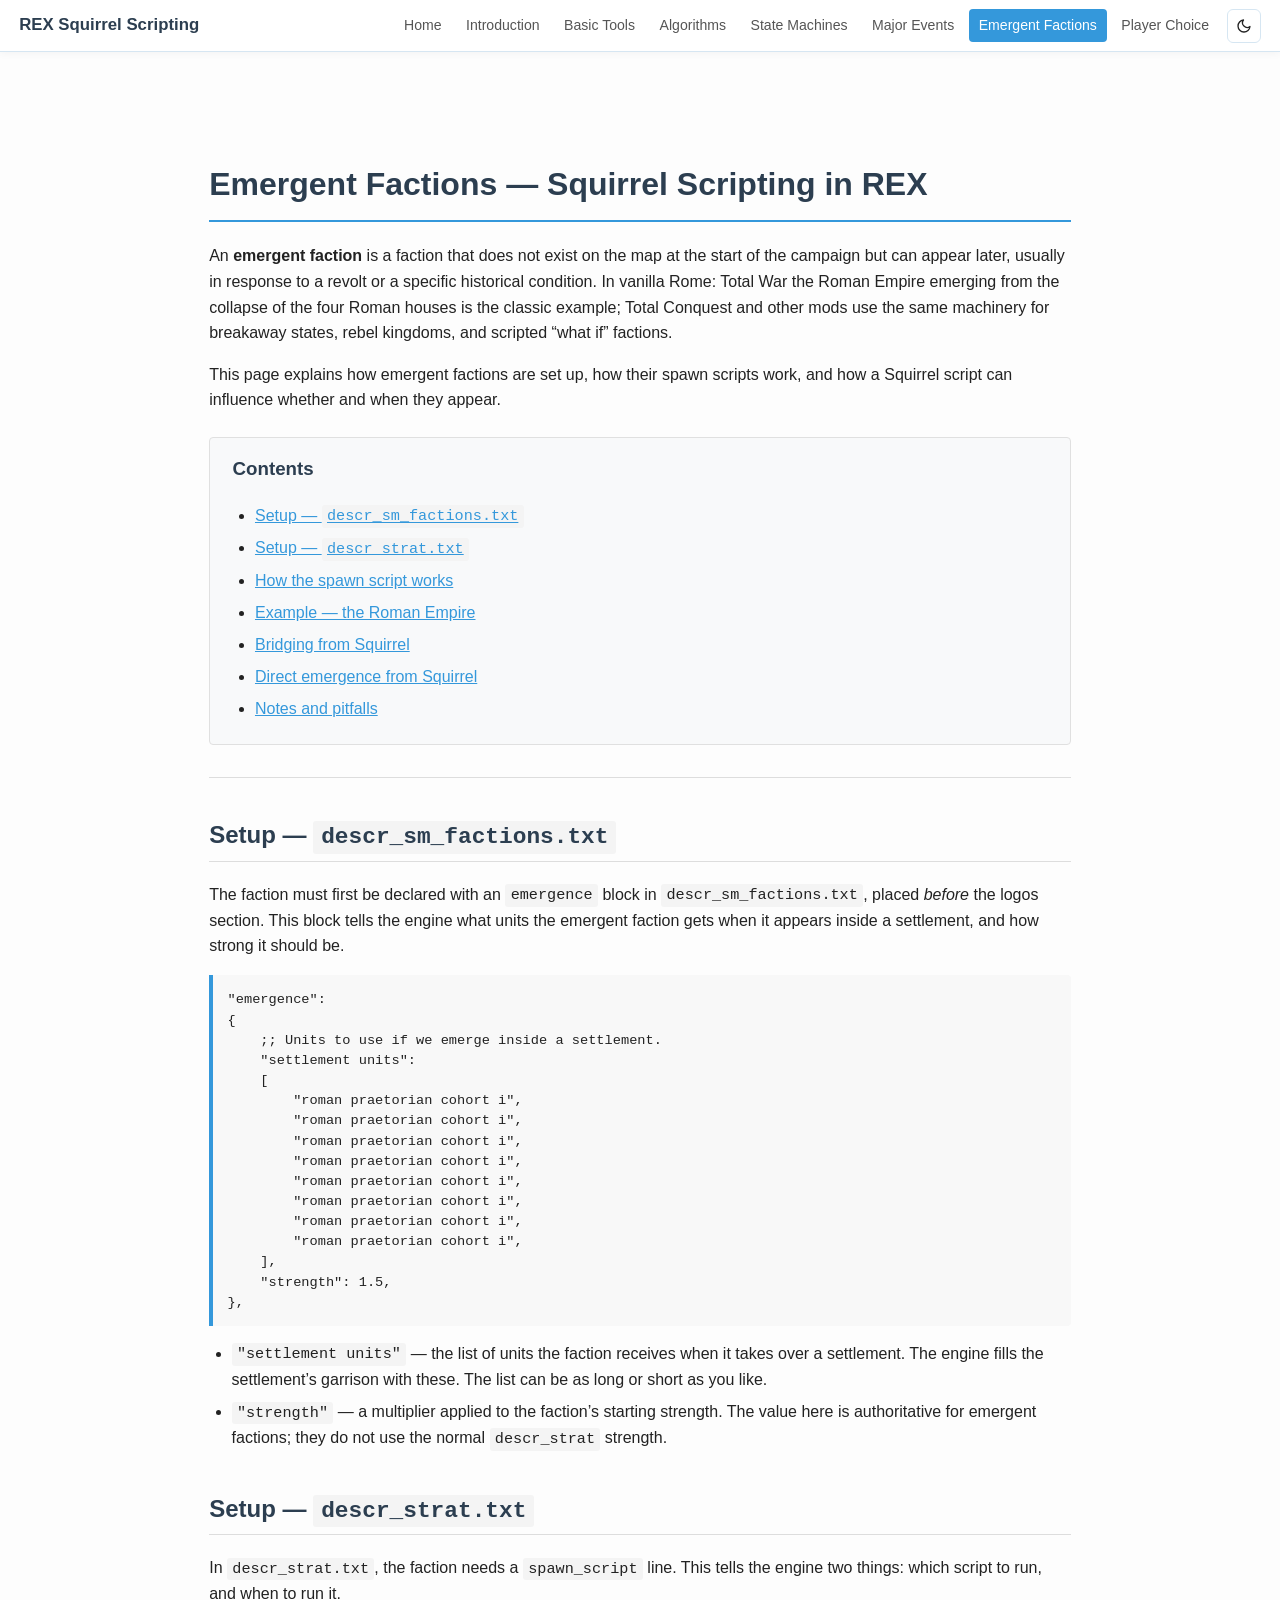
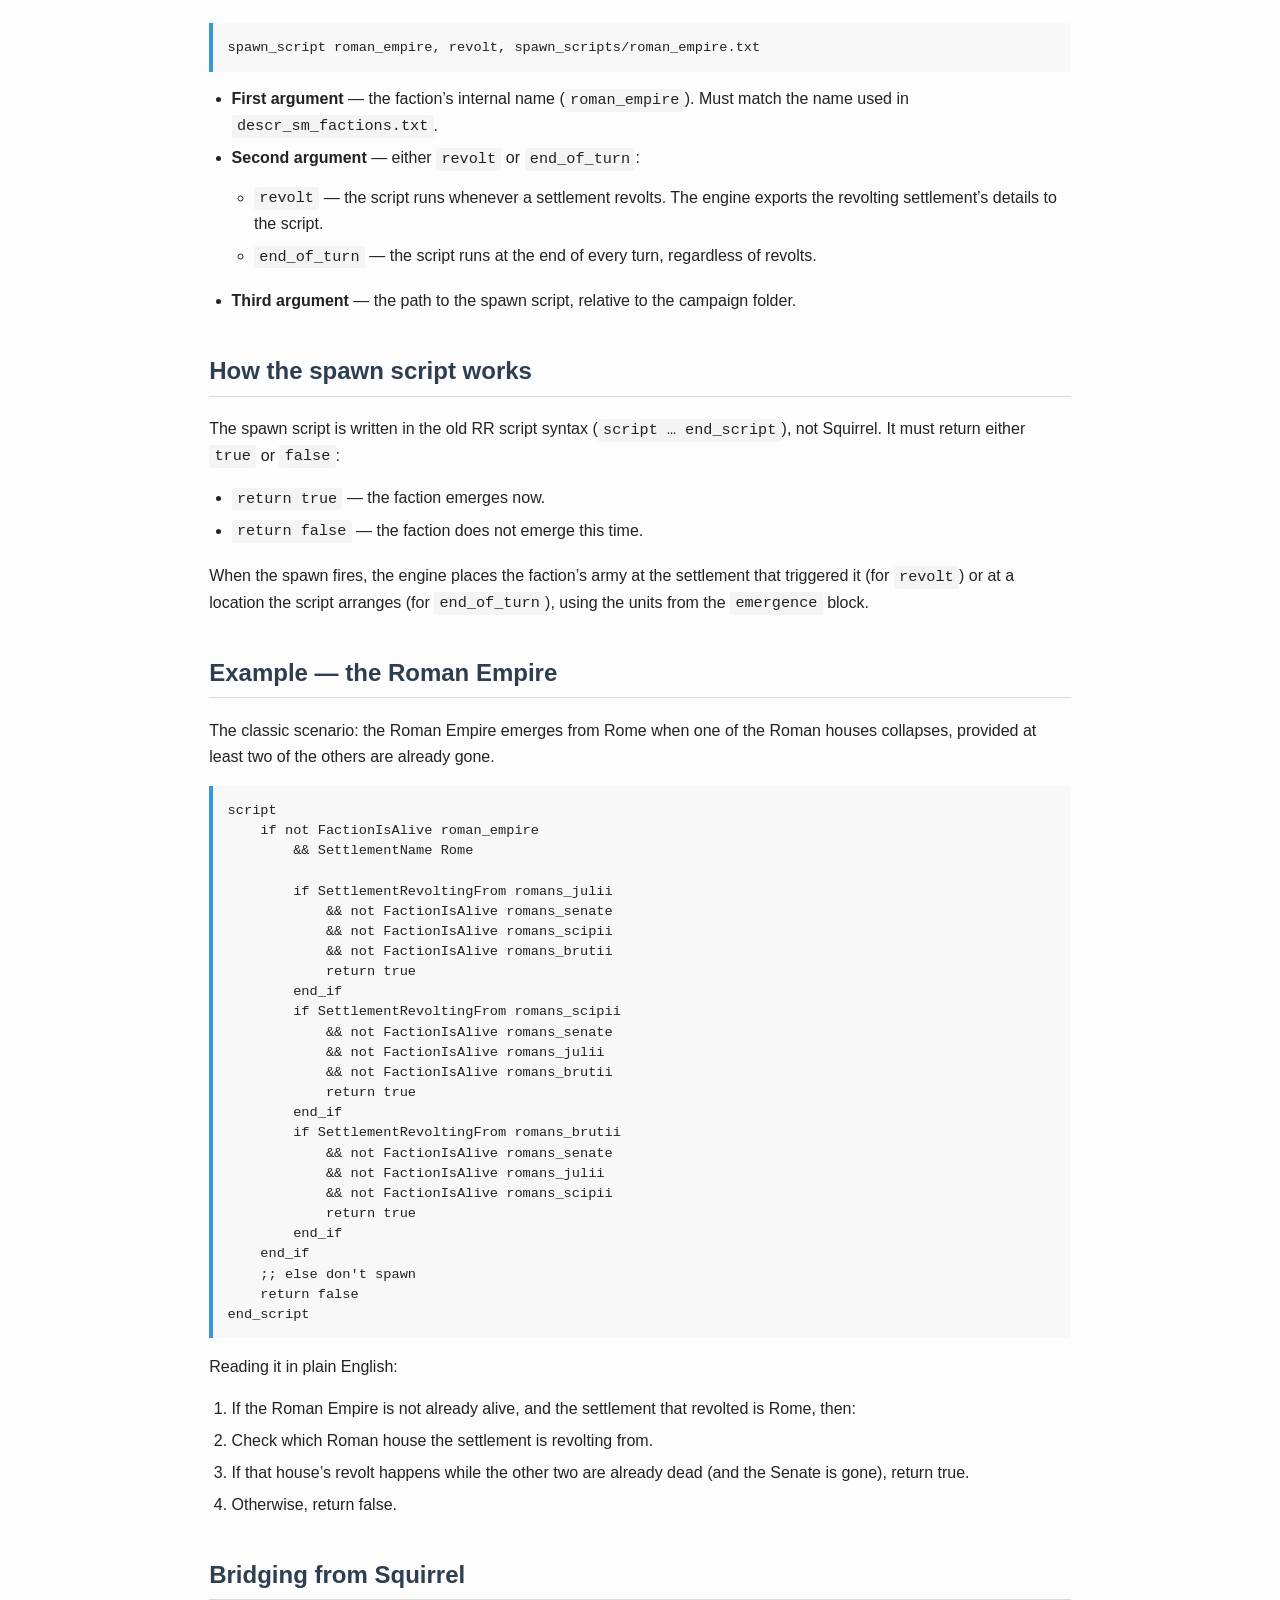
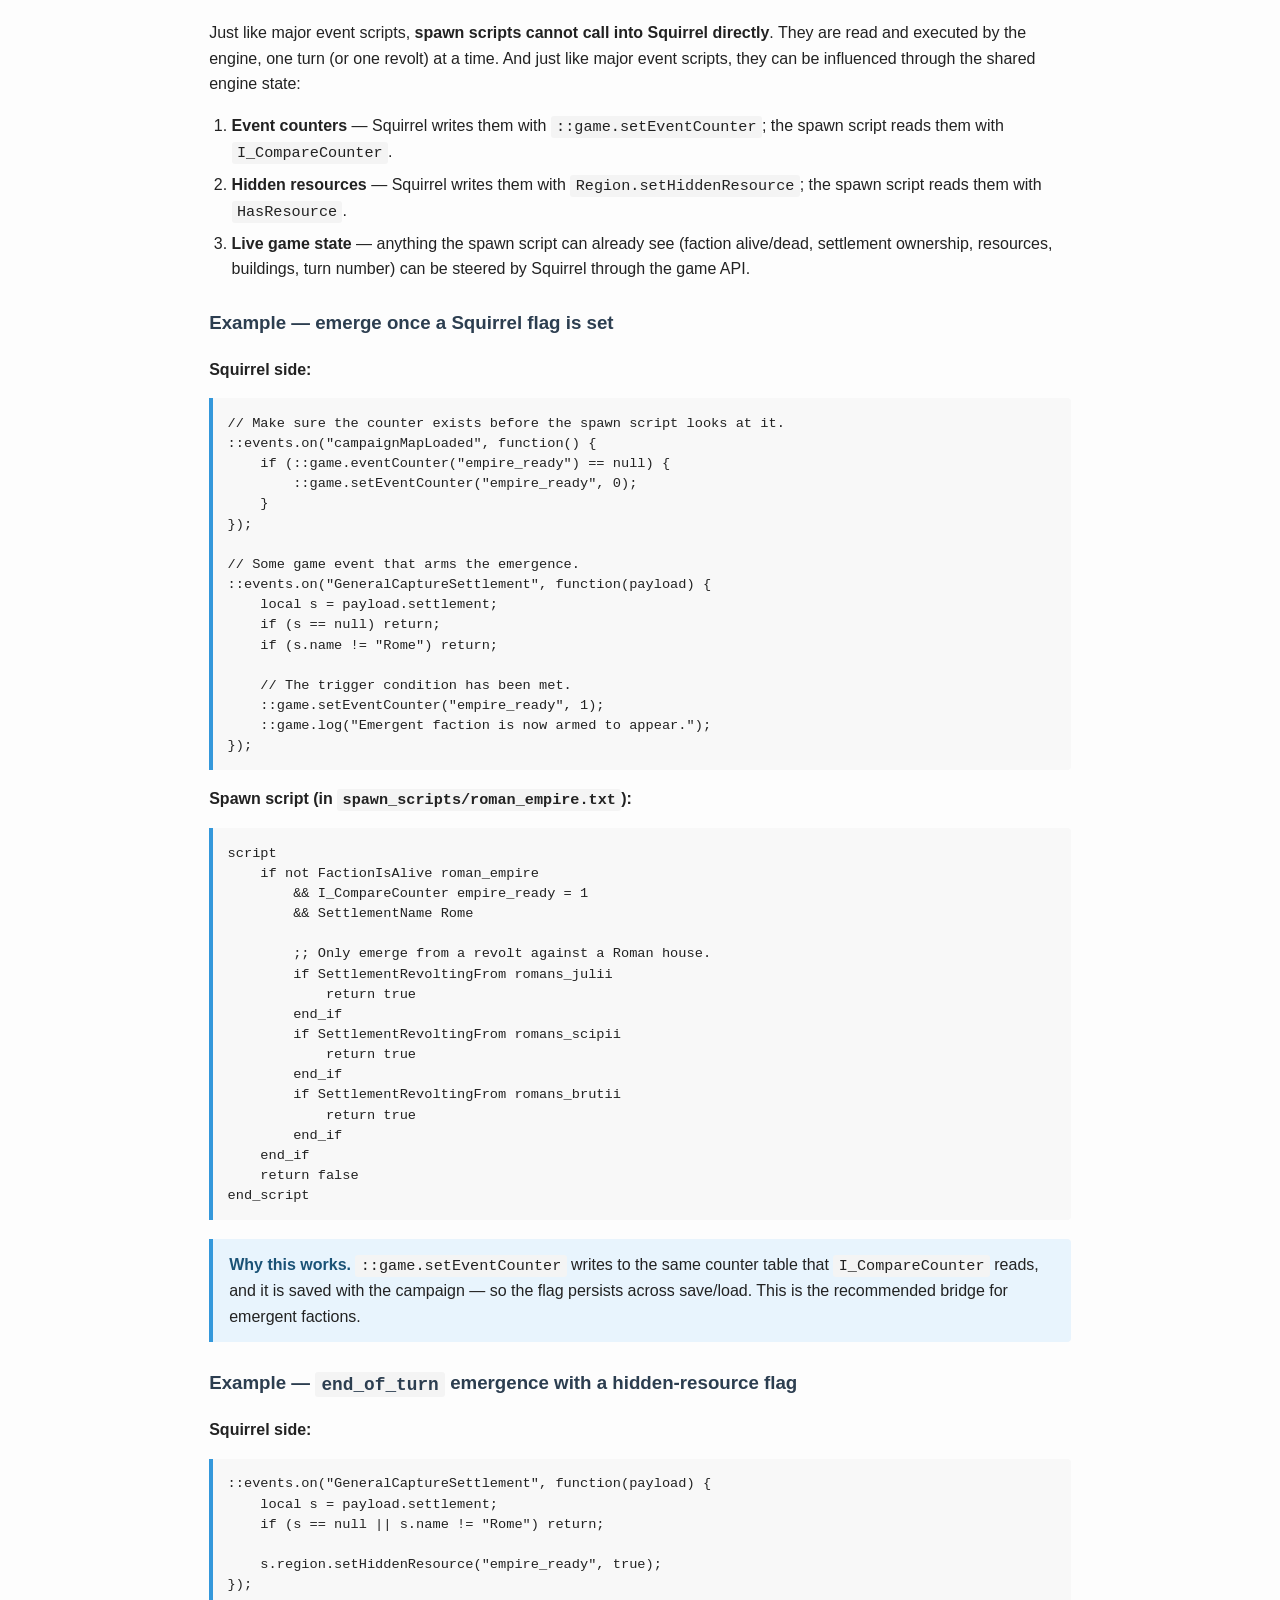
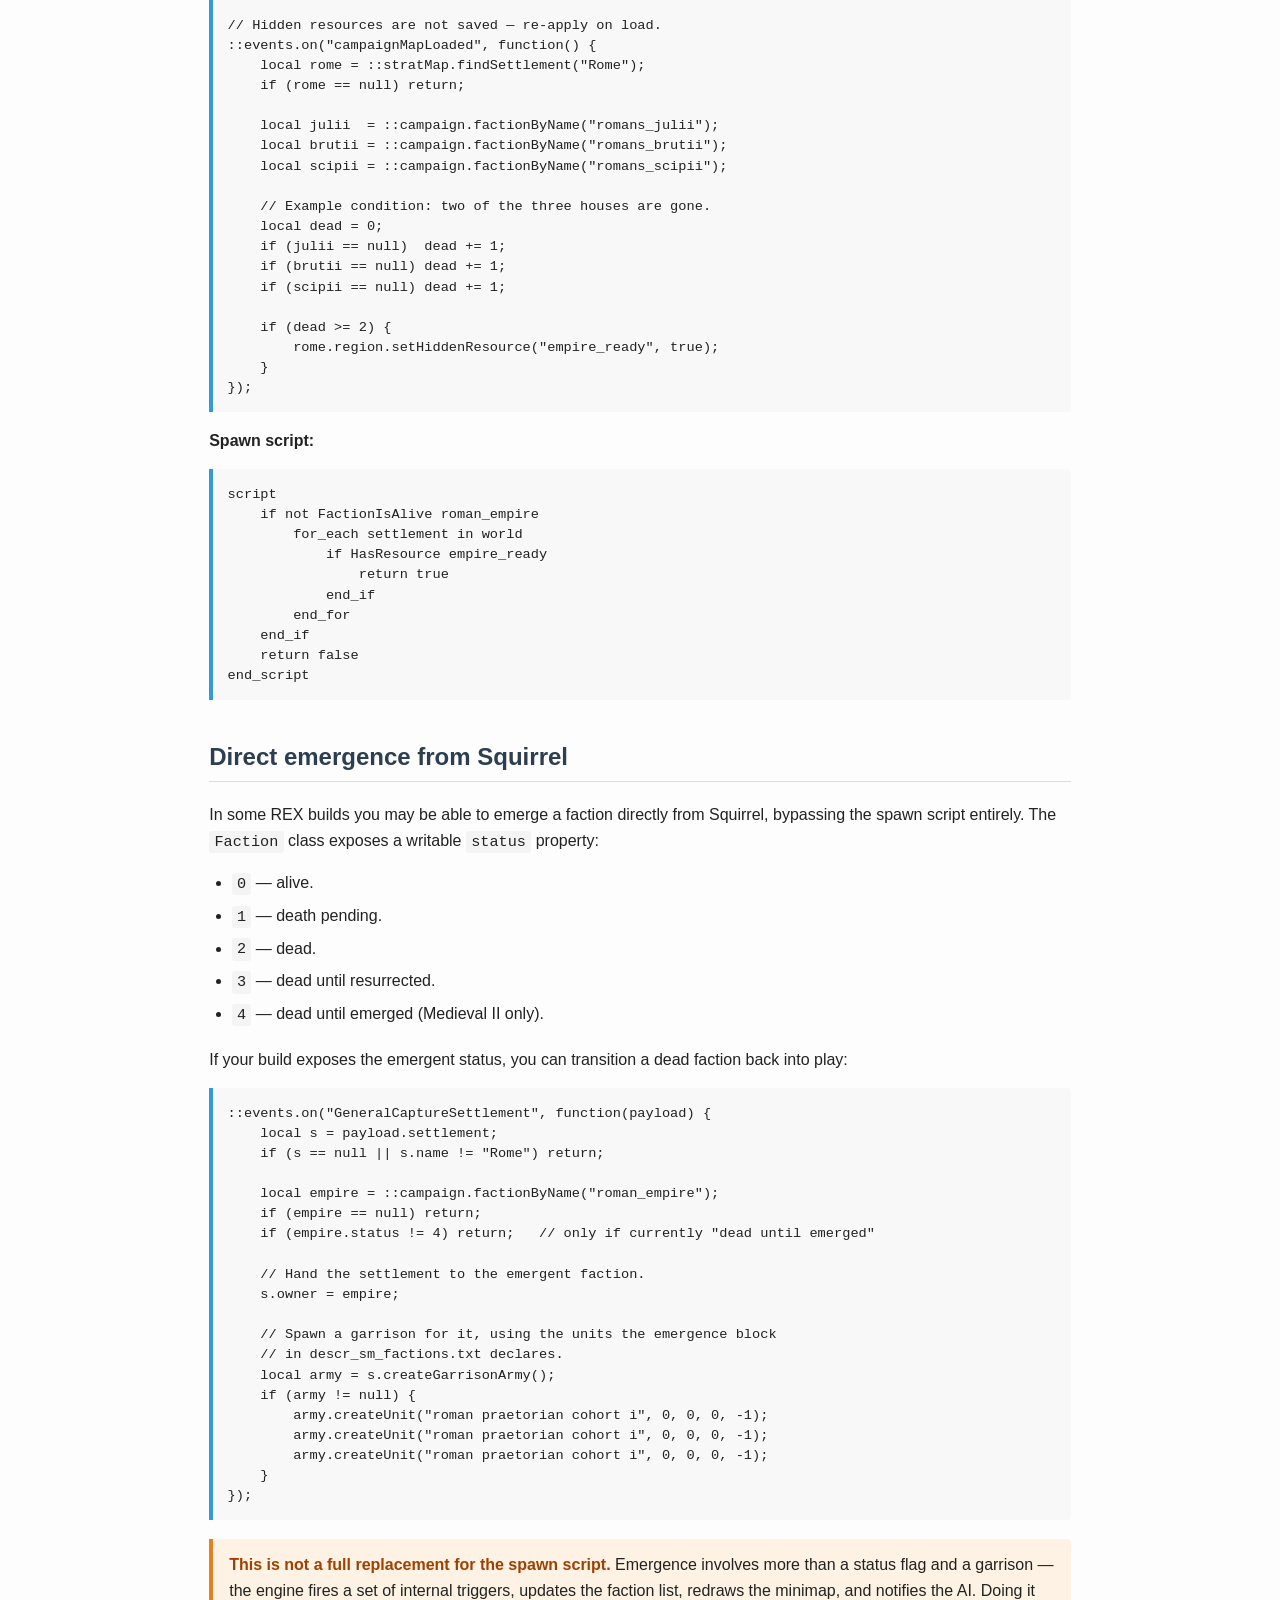
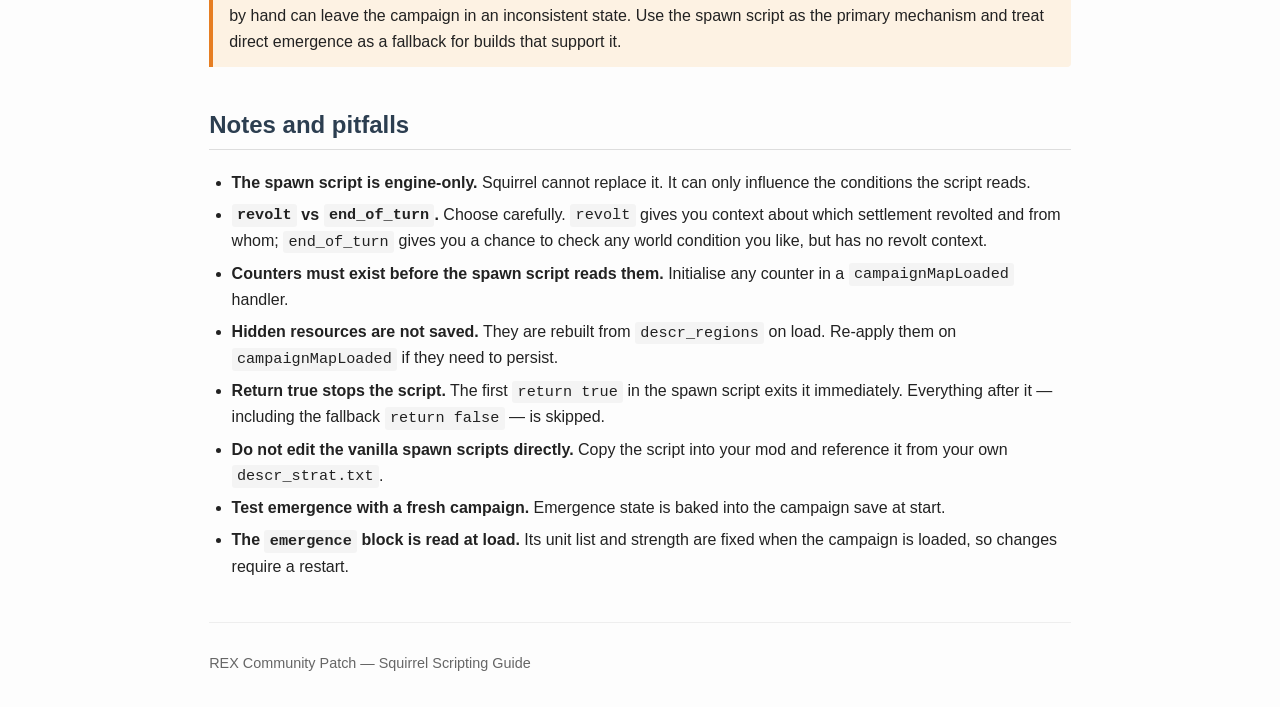
<file: emergent-factions.html>
<!DOCTYPE html>
<html lang="en">
<head>
<meta charset="UTF-8">
<meta name="viewport" content="width=device-width, initial-scale=1">
<meta name="color-scheme" content="light dark">
<script>
  (function () {
    try {
      var saved = localStorage.getItem('rex-theme');
      var prefersDark = window.matchMedia && window.matchMedia('(prefers-color-scheme: dark)').matches;
      document.documentElement.setAttribute('data-theme', saved || (prefersDark ? 'dark' : 'light'));
    } catch (e) {
      document.documentElement.setAttribute('data-theme', 'light');
    }
  })();
</script>
<title>Emergent Factions — Squirrel Scripting in REX</title>
<link rel="stylesheet" href="style.css">
<script src="navbar.js"></script>
</head>
<body>

<h1>Emergent Factions — Squirrel Scripting in REX</h1>

<p>An <strong>emergent faction</strong> is a faction that does not exist on the map at the start of the campaign but can appear later, usually in response to a revolt or a specific historical condition. In vanilla Rome: Total War the Roman Empire emerging from the collapse of the four Roman houses is the classic example; Total Conquest and other mods use the same machinery for breakaway states, rebel kingdoms, and scripted “what if” factions.</p>

<p>This page explains how emergent factions are set up, how their spawn scripts work, and how a Squirrel script can influence whether and when they appear.</p>

<div class="toc">
<h3>Contents</h3>
<ul>
  <li><a href="#setup-factions">Setup — <code>descr_sm_factions.txt</code></a></li>
  <li><a href="#setup-strat">Setup — <code>descr_strat.txt</code></a></li>
  <li><a href="#script">How the spawn script works</a></li>
  <li><a href="#example">Example — the Roman Empire</a></li>
  <li><a href="#bridge">Bridging from Squirrel</a></li>
  <li><a href="#direct">Direct emergence from Squirrel</a></li>
  <li><a href="#notes">Notes and pitfalls</a></li>
</ul>
</div>

<hr>

<h2 id="setup-factions">Setup — <code>descr_sm_factions.txt</code></h2>

<p>The faction must first be declared with an <code>emergence</code> block in <code>descr_sm_factions.txt</code>, placed <em>before</em> the logos section. This block tells the engine what units the emergent faction gets when it appears inside a settlement, and how strong it should be.</p>

<pre><code>"emergence":
{
    ;; Units to use if we emerge inside a settlement.
    "settlement units":
    [
        "roman praetorian cohort i",
        "roman praetorian cohort i",
        "roman praetorian cohort i",
        "roman praetorian cohort i",
        "roman praetorian cohort i",
        "roman praetorian cohort i",
        "roman praetorian cohort i",
        "roman praetorian cohort i",
    ],
    "strength": 1.5,
},</code></pre>

<ul>
  <li><code>"settlement units"</code> — the list of units the faction receives when it takes over a settlement. The engine fills the settlement’s garrison with these. The list can be as long or short as you like.</li>
  <li><code>"strength"</code> — a multiplier applied to the faction’s starting strength. The value here is authoritative for emergent factions; they do not use the normal <code>descr_strat</code> strength.</li>
</ul>

<h2 id="setup-strat">Setup — <code>descr_strat.txt</code></h2>

<p>In <code>descr_strat.txt</code>, the faction needs a <code>spawn_script</code> line. This tells the engine two things: which script to run, and when to run it.</p>

<pre><code>spawn_script roman_empire, revolt, spawn_scripts/roman_empire.txt</code></pre>

<ul>
  <li><strong>First argument</strong> — the faction’s internal name (<code>roman_empire</code>). Must match the name used in <code>descr_sm_factions.txt</code>.</li>
  <li><strong>Second argument</strong> — either <code>revolt</code> or <code>end_of_turn</code>:
    <ul>
      <li><code>revolt</code> — the script runs whenever a settlement revolts. The engine exports the revolting settlement’s details to the script.</li>
      <li><code>end_of_turn</code> — the script runs at the end of every turn, regardless of revolts.</li>
    </ul>
  </li>
  <li><strong>Third argument</strong> — the path to the spawn script, relative to the campaign folder.</li>
</ul>

<h2 id="script">How the spawn script works</h2>

<p>The spawn script is written in the old RR script syntax (<code>script … end_script</code>), not Squirrel. It must return either <code>true</code> or <code>false</code>:</p>

<ul>
  <li><code>return true</code> — the faction emerges now.</li>
  <li><code>return false</code> — the faction does not emerge this time.</li>
</ul>

<p>When the spawn fires, the engine places the faction’s army at the settlement that triggered it (for <code>revolt</code>) or at a location the script arranges (for <code>end_of_turn</code>), using the units from the <code>emergence</code> block.</p>

<h2 id="example">Example — the Roman Empire</h2>

<p>The classic scenario: the Roman Empire emerges from Rome when one of the Roman houses collapses, provided at least two of the others are already gone.</p>

<pre><code>script
    if not FactionIsAlive roman_empire
        &amp;&amp; SettlementName Rome

        if SettlementRevoltingFrom romans_julii
            &amp;&amp; not FactionIsAlive romans_senate
            &amp;&amp; not FactionIsAlive romans_scipii
            &amp;&amp; not FactionIsAlive romans_brutii
            return true
        end_if
        if SettlementRevoltingFrom romans_scipii
            &amp;&amp; not FactionIsAlive romans_senate
            &amp;&amp; not FactionIsAlive romans_julii
            &amp;&amp; not FactionIsAlive romans_brutii
            return true
        end_if
        if SettlementRevoltingFrom romans_brutii
            &amp;&amp; not FactionIsAlive romans_senate
            &amp;&amp; not FactionIsAlive romans_julii
            &amp;&amp; not FactionIsAlive romans_scipii
            return true
        end_if
    end_if
    ;; else don't spawn
    return false
end_script</code></pre>

<p>Reading it in plain English:</p>

<ol>
  <li>If the Roman Empire is not already alive, and the settlement that revolted is Rome, then:</li>
  <li>Check which Roman house the settlement is revolting from.</li>
  <li>If that house’s revolt happens while the other two are already dead (and the Senate is gone), return true.</li>
  <li>Otherwise, return false.</li>
</ol>

<h2 id="bridge">Bridging from Squirrel</h2>

<p>Just like major event scripts, <strong>spawn scripts cannot call into Squirrel directly</strong>. They are read and executed by the engine, one turn (or one revolt) at a time. And just like major event scripts, they can be influenced through the shared engine state:</p>

<ol>
  <li><strong>Event counters</strong> — Squirrel writes them with <code>::game.setEventCounter</code>; the spawn script reads them with <code>I_CompareCounter</code>.</li>
  <li><strong>Hidden resources</strong> — Squirrel writes them with <code>Region.setHiddenResource</code>; the spawn script reads them with <code>HasResource</code>.</li>
  <li><strong>Live game state</strong> — anything the spawn script can already see (faction alive/dead, settlement ownership, resources, buildings, turn number) can be steered by Squirrel through the game API.</li>
</ol>

<h3>Example — emerge once a Squirrel flag is set</h3>

<p><strong>Squirrel side:</strong></p>

<pre><code>// Make sure the counter exists before the spawn script looks at it.
::events.on("campaignMapLoaded", function() {
    if (::game.eventCounter("empire_ready") == null) {
        ::game.setEventCounter("empire_ready", 0);
    }
});

// Some game event that arms the emergence.
::events.on("GeneralCaptureSettlement", function(payload) {
    local s = payload.settlement;
    if (s == null) return;
    if (s.name != "Rome") return;

    // The trigger condition has been met.
    ::game.setEventCounter("empire_ready", 1);
    ::game.log("Emergent faction is now armed to appear.");
});</code></pre>

<p><strong>Spawn script (in <code>spawn_scripts/roman_empire.txt</code>):</strong></p>

<pre><code>script
    if not FactionIsAlive roman_empire
        &amp;&amp; I_CompareCounter empire_ready = 1
        &amp;&amp; SettlementName Rome

        ;; Only emerge from a revolt against a Roman house.
        if SettlementRevoltingFrom romans_julii
            return true
        end_if
        if SettlementRevoltingFrom romans_scipii
            return true
        end_if
        if SettlementRevoltingFrom romans_brutii
            return true
        end_if
    end_if
    return false
end_script</code></pre>

<div class="note">
<strong>Why this works.</strong> <code>::game.setEventCounter</code> writes to the same counter table that <code>I_CompareCounter</code> reads, and it is saved with the campaign — so the flag persists across save/load. This is the recommended bridge for emergent factions.
</div>

<h3>Example — <code>end_of_turn</code> emergence with a hidden‑resource flag</h3>

<p><strong>Squirrel side:</strong></p>

<pre><code>::events.on("GeneralCaptureSettlement", function(payload) {
    local s = payload.settlement;
    if (s == null || s.name != "Rome") return;

    s.region.setHiddenResource("empire_ready", true);
});

// Hidden resources are not saved — re‑apply on load.
::events.on("campaignMapLoaded", function() {
    local rome = ::stratMap.findSettlement("Rome");
    if (rome == null) return;

    local julii  = ::campaign.factionByName("romans_julii");
    local brutii = ::campaign.factionByName("romans_brutii");
    local scipii = ::campaign.factionByName("romans_scipii");

    // Example condition: two of the three houses are gone.
    local dead = 0;
    if (julii == null)  dead += 1;
    if (brutii == null) dead += 1;
    if (scipii == null) dead += 1;

    if (dead &gt;= 2) {
        rome.region.setHiddenResource("empire_ready", true);
    }
});</code></pre>

<p><strong>Spawn script:</strong></p>

<pre><code>script
    if not FactionIsAlive roman_empire
        for_each settlement in world
            if HasResource empire_ready
                return true
            end_if
        end_for
    end_if
    return false
end_script</code></pre>

<h2 id="direct">Direct emergence from Squirrel</h2>

<p>In some REX builds you may be able to emerge a faction directly from Squirrel, bypassing the spawn script entirely. The <code>Faction</code> class exposes a writable <code>status</code> property:</p>

<ul>
  <li><code>0</code> — alive.</li>
  <li><code>1</code> — death pending.</li>
  <li><code>2</code> — dead.</li>
  <li><code>3</code> — dead until resurrected.</li>
  <li><code>4</code> — dead until emerged (Medieval II only).</li>
</ul>

<p>If your build exposes the emergent status, you can transition a dead faction back into play:</p>

<pre><code>::events.on("GeneralCaptureSettlement", function(payload) {
    local s = payload.settlement;
    if (s == null || s.name != "Rome") return;

    local empire = ::campaign.factionByName("roman_empire");
    if (empire == null) return;
    if (empire.status != 4) return;   // only if currently "dead until emerged"

    // Hand the settlement to the emergent faction.
    s.owner = empire;

    // Spawn a garrison for it, using the units the emergence block
    // in descr_sm_factions.txt declares.
    local army = s.createGarrisonArmy();
    if (army != null) {
        army.createUnit("roman praetorian cohort i", 0, 0, 0, -1);
        army.createUnit("roman praetorian cohort i", 0, 0, 0, -1);
        army.createUnit("roman praetorian cohort i", 0, 0, 0, -1);
    }
});</code></pre>

<div class="warning">
<strong>This is not a full replacement for the spawn script.</strong> Emergence involves more than a status flag and a garrison — the engine fires a set of internal triggers, updates the faction list, redraws the minimap, and notifies the AI. Doing it by hand can leave the campaign in an inconsistent state. Use the spawn script as the primary mechanism and treat direct emergence as a fallback for builds that support it.
</div>

<h2 id="notes">Notes and pitfalls</h2>

<ul>
  <li><strong>The spawn script is engine‑only.</strong> Squirrel cannot replace it. It can only influence the conditions the script reads.</li>
  <li><strong><code>revolt</code> vs <code>end_of_turn</code>.</strong> Choose carefully. <code>revolt</code> gives you context about which settlement revolted and from whom; <code>end_of_turn</code> gives you a chance to check any world condition you like, but has no revolt context.</li>
  <li><strong>Counters must exist before the spawn script reads them.</strong> Initialise any counter in a <code>campaignMapLoaded</code> handler.</li>
  <li><strong>Hidden resources are not saved.</strong> They are rebuilt from <code>descr_regions</code> on load. Re‑apply them on <code>campaignMapLoaded</code> if they need to persist.</li>
  <li><strong>Return true stops the script.</strong> The first <code>return true</code> in the spawn script exits it immediately. Everything after it — including the fallback <code>return false</code> — is skipped.</li>
  <li><strong>Do not edit the vanilla spawn scripts directly.</strong> Copy the script into your mod and reference it from your own <code>descr_strat.txt</code>.</li>
  <li><strong>Test emergence with a fresh campaign.</strong> Emergence state is baked into the campaign save at start.</li>
  <li><strong>The <code>emergence</code> block is read at load.</strong> Its unit list and strength are fixed when the campaign is loaded, so changes require a restart.</li>
</ul>

<div class="footer">
  <p>REX Community Patch — Squirrel Scripting Guide</p>
</div>

</body>
</html>
</file>
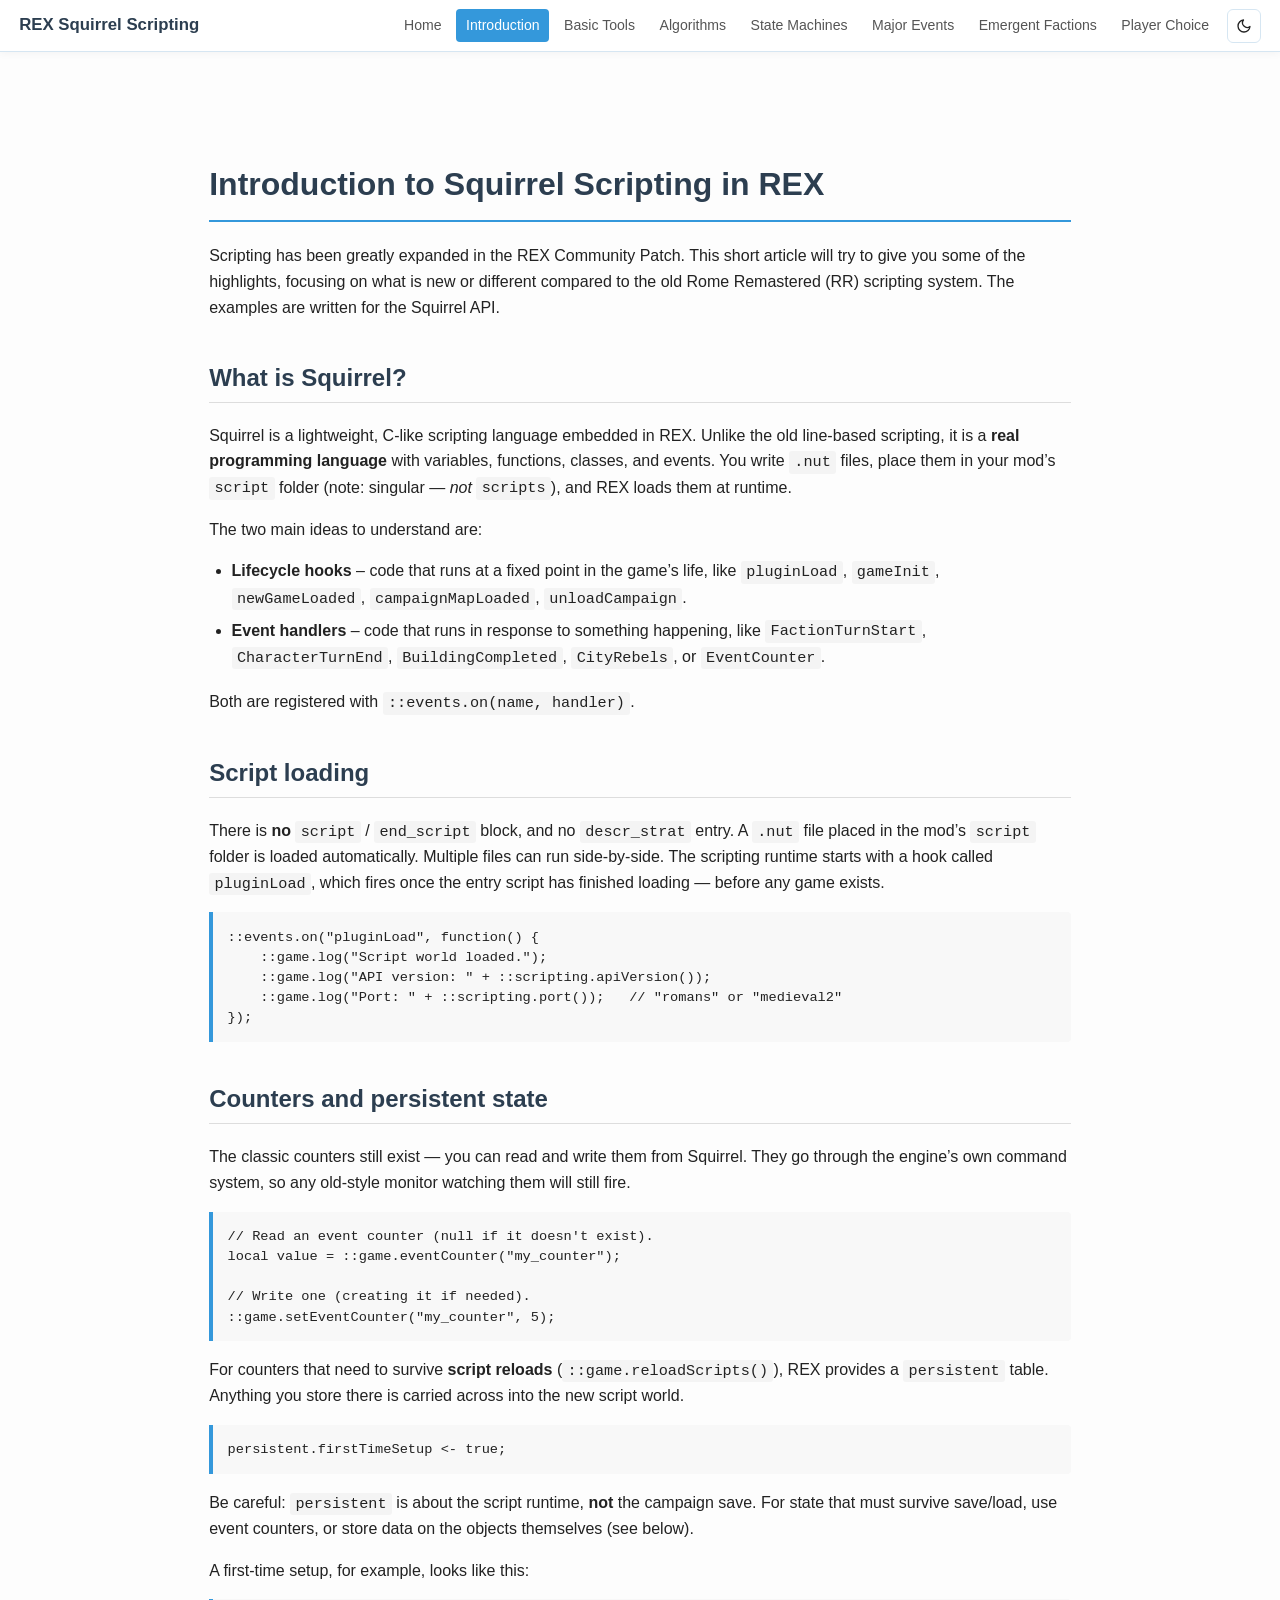
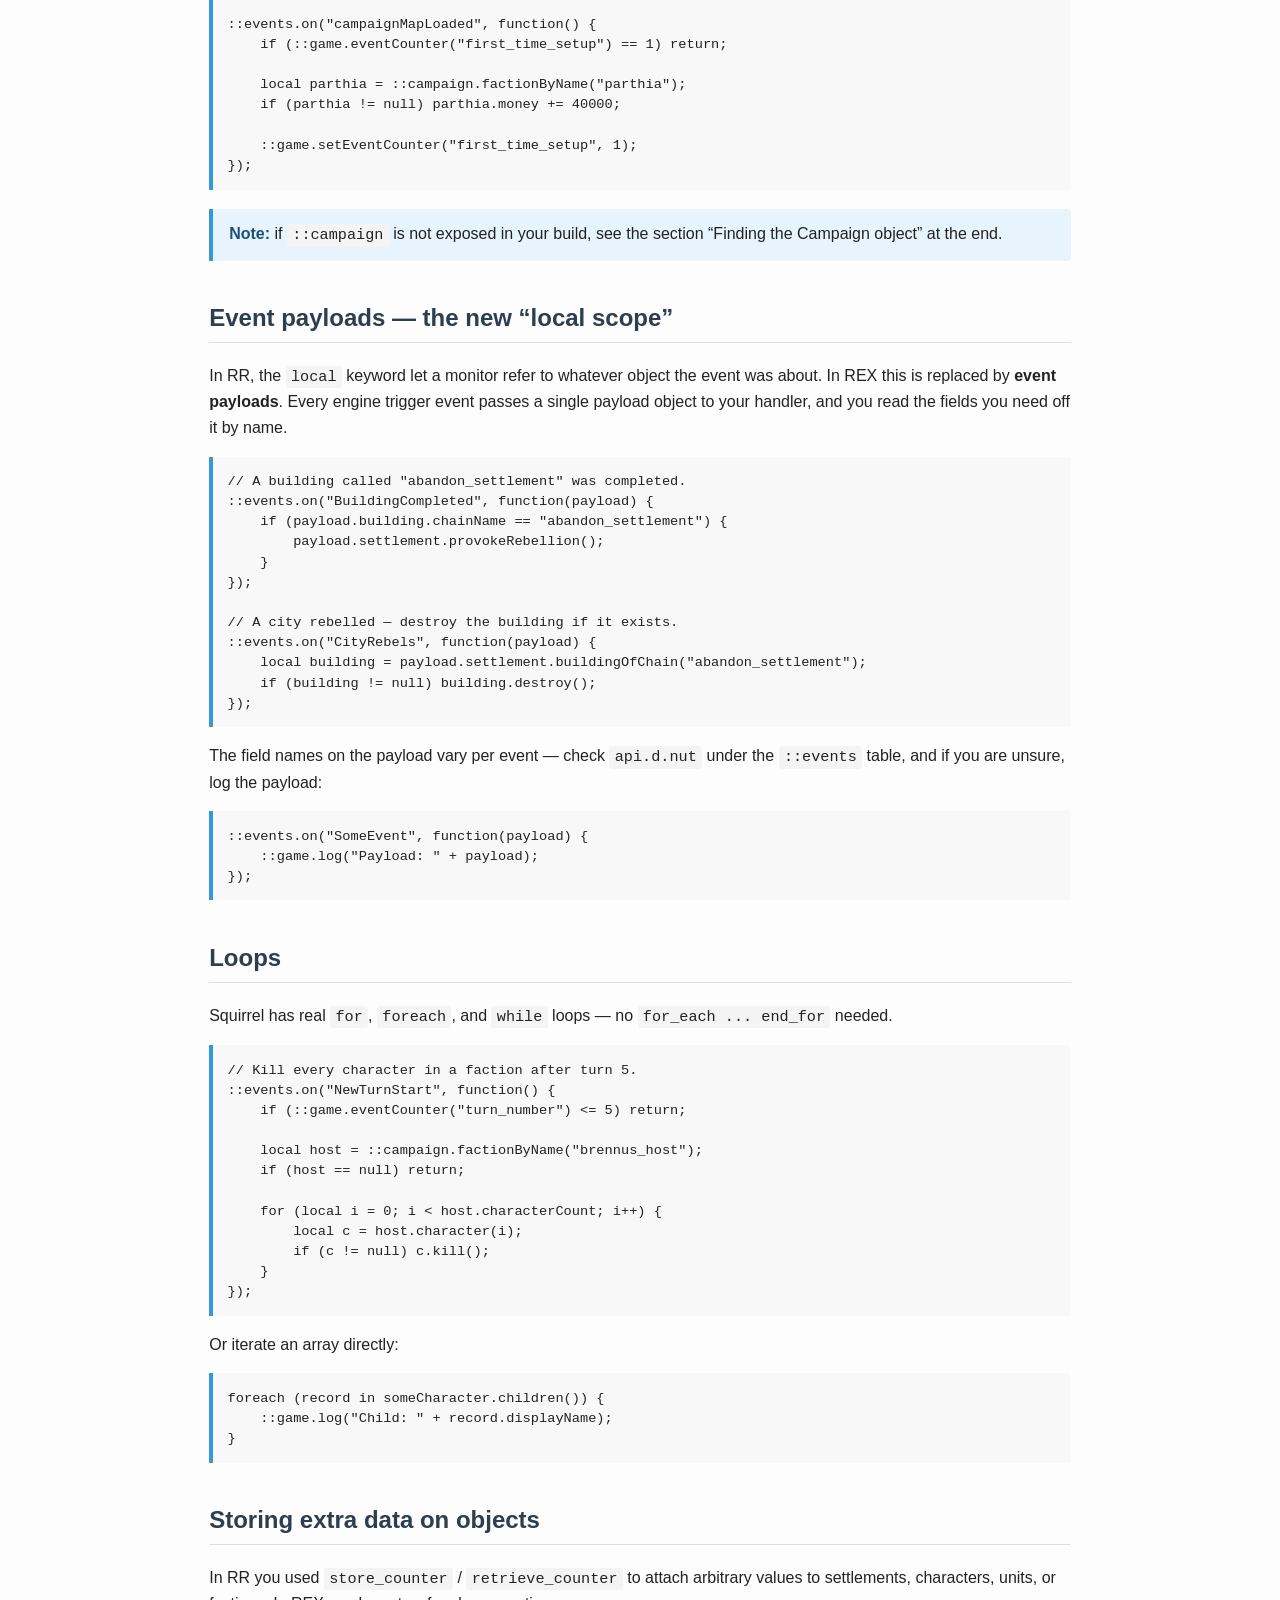
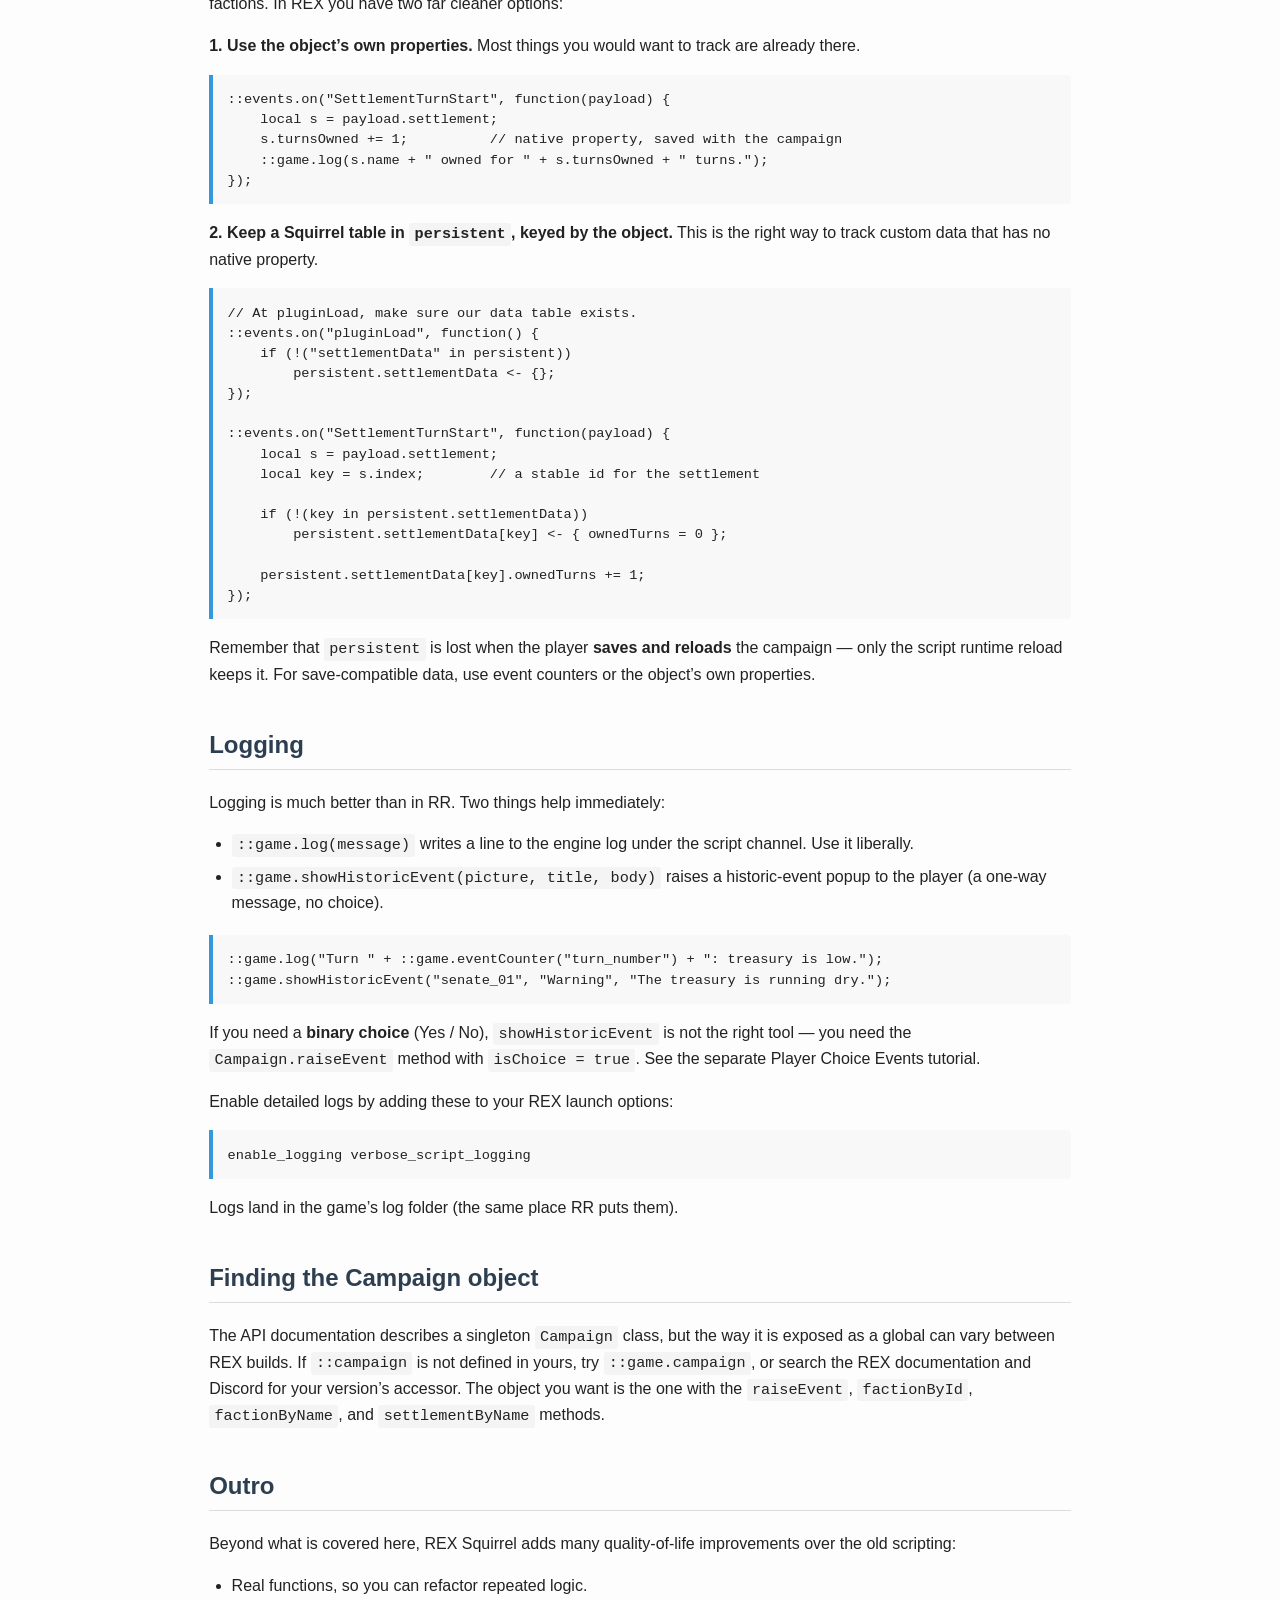
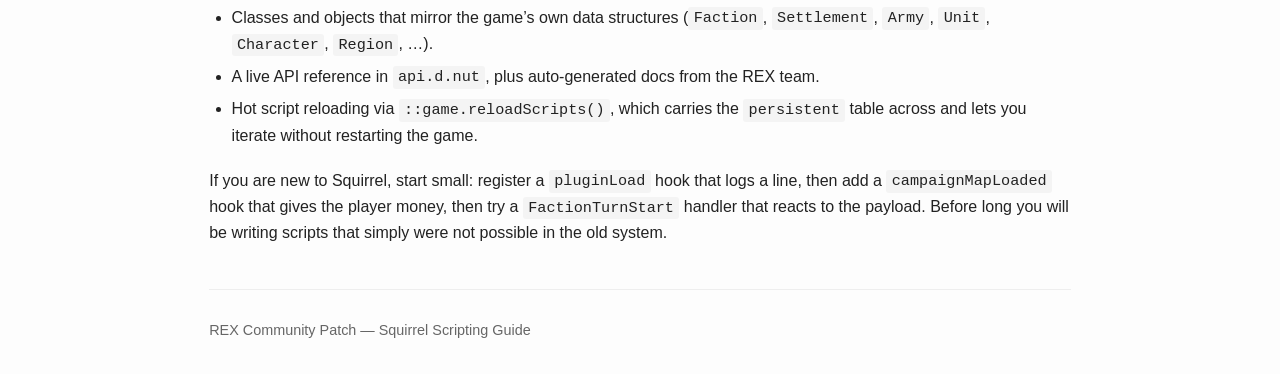
<file: introduction.html>
<!DOCTYPE html>
<html lang="en">
<head>
<meta charset="UTF-8">
<meta name="viewport" content="width=device-width, initial-scale=1">
<meta name="color-scheme" content="light dark">
<script>
  (function () {
    try {
      var saved = localStorage.getItem('rex-theme');
      var prefersDark = window.matchMedia && window.matchMedia('(prefers-color-scheme: dark)').matches;
      document.documentElement.setAttribute('data-theme', saved || (prefersDark ? 'dark' : 'light'));
    } catch (e) {
      document.documentElement.setAttribute('data-theme', 'light');
    }
  })();
</script>
<title>Introduction — Squirrel Scripting in REX</title>
<link rel="stylesheet" href="style.css">
<script src="navbar.js"></script>
</head>
<body>

<h1>Introduction to Squirrel Scripting in REX</h1>

<p>Scripting has been greatly expanded in the REX Community Patch. This short article will try to give you some of the highlights, focusing on what is new or different compared to the old Rome Remastered (RR) scripting system. The examples are written for the Squirrel API.</p>

<h2>What is Squirrel?</h2>

<p>Squirrel is a lightweight, C‑like scripting language embedded in REX. Unlike the old line‑based scripting, it is a <strong>real programming language</strong> with variables, functions, classes, and events. You write <code>.nut</code> files, place them in your mod’s <code>script</code> folder (note: singular — <em>not</em> <code>scripts</code>), and REX loads them at runtime.</p>

<p>The two main ideas to understand are:</p>

<ul>
  <li><strong>Lifecycle hooks</strong> – code that runs at a fixed point in the game’s life, like <code>pluginLoad</code>, <code>gameInit</code>, <code>newGameLoaded</code>, <code>campaignMapLoaded</code>, <code>unloadCampaign</code>.</li>
  <li><strong>Event handlers</strong> – code that runs in response to something happening, like <code>FactionTurnStart</code>, <code>CharacterTurnEnd</code>, <code>BuildingCompleted</code>, <code>CityRebels</code>, or <code>EventCounter</code>.</li>
</ul>

<p>Both are registered with <code>::events.on(name, handler)</code>.</p>

<h2>Script loading</h2>

<p>There is <strong>no</strong> <code>script</code> / <code>end_script</code> block, and no <code>descr_strat</code> entry. A <code>.nut</code> file placed in the mod’s <code>script</code> folder is loaded automatically. Multiple files can run side‑by‑side. The scripting runtime starts with a hook called <code>pluginLoad</code>, which fires once the entry script has finished loading — before any game exists.</p>

<pre><code>::events.on("pluginLoad", function() {
    ::game.log("Script world loaded.");
    ::game.log("API version: " + ::scripting.apiVersion());
    ::game.log("Port: " + ::scripting.port());   // "romans" or "medieval2"
});</code></pre>

<h2>Counters and persistent state</h2>

<p>The classic counters still exist — you can read and write them from Squirrel. They go through the engine’s own command system, so any old‑style monitor watching them will still fire.</p>

<pre><code>// Read an event counter (null if it doesn't exist).
local value = ::game.eventCounter("my_counter");

// Write one (creating it if needed).
::game.setEventCounter("my_counter", 5);</code></pre>

<p>For counters that need to survive <strong>script reloads</strong> (<code>::game.reloadScripts()</code>), REX provides a <code>persistent</code> table. Anything you store there is carried across into the new script world.</p>

<pre><code>persistent.firstTimeSetup &lt;- true;</code></pre>

<p>Be careful: <code>persistent</code> is about the script runtime, <strong>not</strong> the campaign save. For state that must survive save/load, use event counters, or store data on the objects themselves (see below).</p>

<p>A first‑time setup, for example, looks like this:</p>

<pre><code>::events.on("campaignMapLoaded", function() {
    if (::game.eventCounter("first_time_setup") == 1) return;

    local parthia = ::campaign.factionByName("parthia");
    if (parthia != null) parthia.money += 40000;

    ::game.setEventCounter("first_time_setup", 1);
});</code></pre>

<div class="note">
<strong>Note:</strong> if <code>::campaign</code> is not exposed in your build, see the section “Finding the Campaign object” at the end.
</div>

<h2>Event payloads — the new “local scope”</h2>

<p>In RR, the <code>local</code> keyword let a monitor refer to whatever object the event was about. In REX this is replaced by <strong>event payloads</strong>. Every engine trigger event passes a single payload object to your handler, and you read the fields you need off it by name.</p>

<pre><code>// A building called "abandon_settlement" was completed.
::events.on("BuildingCompleted", function(payload) {
    if (payload.building.chainName == "abandon_settlement") {
        payload.settlement.provokeRebellion();
    }
});

// A city rebelled — destroy the building if it exists.
::events.on("CityRebels", function(payload) {
    local building = payload.settlement.buildingOfChain("abandon_settlement");
    if (building != null) building.destroy();
});</code></pre>

<p>The field names on the payload vary per event — check <code>api.d.nut</code> under the <code>::events</code> table, and if you are unsure, log the payload:</p>

<pre><code>::events.on("SomeEvent", function(payload) {
    ::game.log("Payload: " + payload);
});</code></pre>

<h2>Loops</h2>

<p>Squirrel has real <code>for</code>, <code>foreach</code>, and <code>while</code> loops — no <code>for_each ... end_for</code> needed.</p>

<pre><code>// Kill every character in a faction after turn 5.
::events.on("NewTurnStart", function() {
    if (::game.eventCounter("turn_number") &lt;= 5) return;

    local host = ::campaign.factionByName("brennus_host");
    if (host == null) return;

    for (local i = 0; i &lt; host.characterCount; i++) {
        local c = host.character(i);
        if (c != null) c.kill();
    }
});</code></pre>

<p>Or iterate an array directly:</p>

<pre><code>foreach (record in someCharacter.children()) {
    ::game.log("Child: " + record.displayName);
}</code></pre>

<h2>Storing extra data on objects</h2>

<p>In RR you used <code>store_counter</code> / <code>retrieve_counter</code> to attach arbitrary values to settlements, characters, units, or factions. In REX you have two far cleaner options:</p>

<p><strong>1. Use the object’s own properties.</strong> Most things you would want to track are already there.</p>

<pre><code>::events.on("SettlementTurnStart", function(payload) {
    local s = payload.settlement;
    s.turnsOwned += 1;          // native property, saved with the campaign
    ::game.log(s.name + " owned for " + s.turnsOwned + " turns.");
});</code></pre>

<p><strong>2. Keep a Squirrel table in <code>persistent</code>, keyed by the object.</strong> This is the right way to track custom data that has no native property.</p>

<pre><code>// At pluginLoad, make sure our data table exists.
::events.on("pluginLoad", function() {
    if (!("settlementData" in persistent))
        persistent.settlementData &lt;- {};
});

::events.on("SettlementTurnStart", function(payload) {
    local s = payload.settlement;
    local key = s.index;        // a stable id for the settlement

    if (!(key in persistent.settlementData))
        persistent.settlementData[key] &lt;- { ownedTurns = 0 };

    persistent.settlementData[key].ownedTurns += 1;
});</code></pre>

<p>Remember that <code>persistent</code> is lost when the player <strong>saves and reloads</strong> the campaign — only the script runtime reload keeps it. For save‑compatible data, use event counters or the object’s own properties.</p>

<h2>Logging</h2>

<p>Logging is much better than in RR. Two things help immediately:</p>

<ul>
  <li><code>::game.log(message)</code> writes a line to the engine log under the script channel. Use it liberally.</li>
  <li><code>::game.showHistoricEvent(picture, title, body)</code> raises a historic‑event popup to the player (a one‑way message, no choice).</li>
</ul>

<pre><code>::game.log("Turn " + ::game.eventCounter("turn_number") + ": treasury is low.");
::game.showHistoricEvent("senate_01", "Warning", "The treasury is running dry.");</code></pre>

<p>If you need a <strong>binary choice</strong> (Yes / No), <code>showHistoricEvent</code> is not the right tool — you need the <code>Campaign.raiseEvent</code> method with <code>isChoice = true</code>. See the separate Player Choice Events tutorial.</p>

<p>Enable detailed logs by adding these to your REX launch options:</p>

<pre><code>enable_logging verbose_script_logging</code></pre>

<p>Logs land in the game’s log folder (the same place RR puts them).</p>

<h2>Finding the Campaign object</h2>

<p>The API documentation describes a singleton <code>Campaign</code> class, but the way it is exposed as a global can vary between REX builds. If <code>::campaign</code> is not defined in yours, try <code>::game.campaign</code>, or search the REX documentation and Discord for your version’s accessor. The object you want is the one with the <code>raiseEvent</code>, <code>factionById</code>, <code>factionByName</code>, and <code>settlementByName</code> methods.</p>

<h2>Outro</h2>

<p>Beyond what is covered here, REX Squirrel adds many quality‑of‑life improvements over the old scripting:</p>

<ul>
  <li>Real functions, so you can refactor repeated logic.</li>
  <li>Classes and objects that mirror the game’s own data structures (<code>Faction</code>, <code>Settlement</code>, <code>Army</code>, <code>Unit</code>, <code>Character</code>, <code>Region</code>, …).</li>
  <li>A live API reference in <code>api.d.nut</code>, plus auto‑generated docs from the REX team.</li>
  <li>Hot script reloading via <code>::game.reloadScripts()</code>, which carries the <code>persistent</code> table across and lets you iterate without restarting the game.</li>
</ul>

<p>If you are new to Squirrel, start small: register a <code>pluginLoad</code> hook that logs a line, then add a <code>campaignMapLoaded</code> hook that gives the player money, then try a <code>FactionTurnStart</code> handler that reacts to the payload. Before long you will be writing scripts that simply were not possible in the old system.</p>

<div class="footer">
  <p>REX Community Patch — Squirrel Scripting Guide</p>
</div>

</body>
</html>
</file>
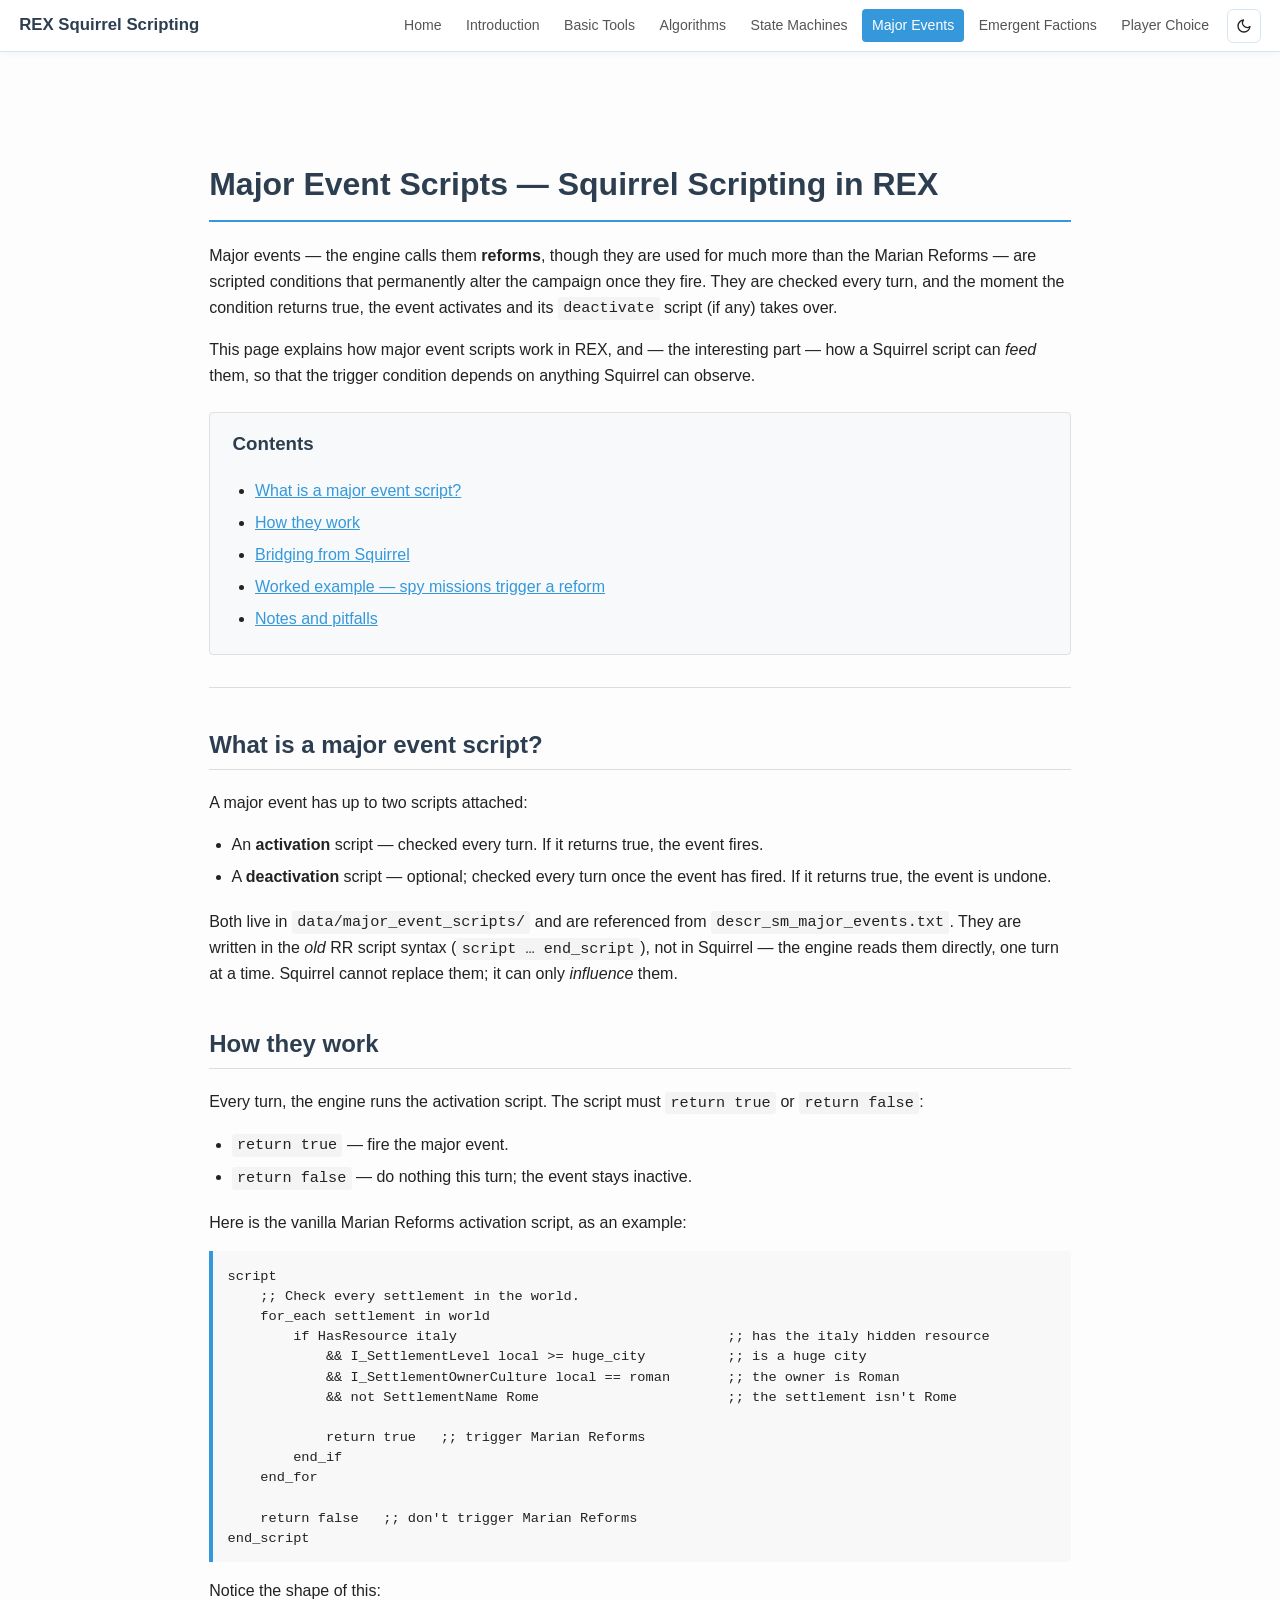
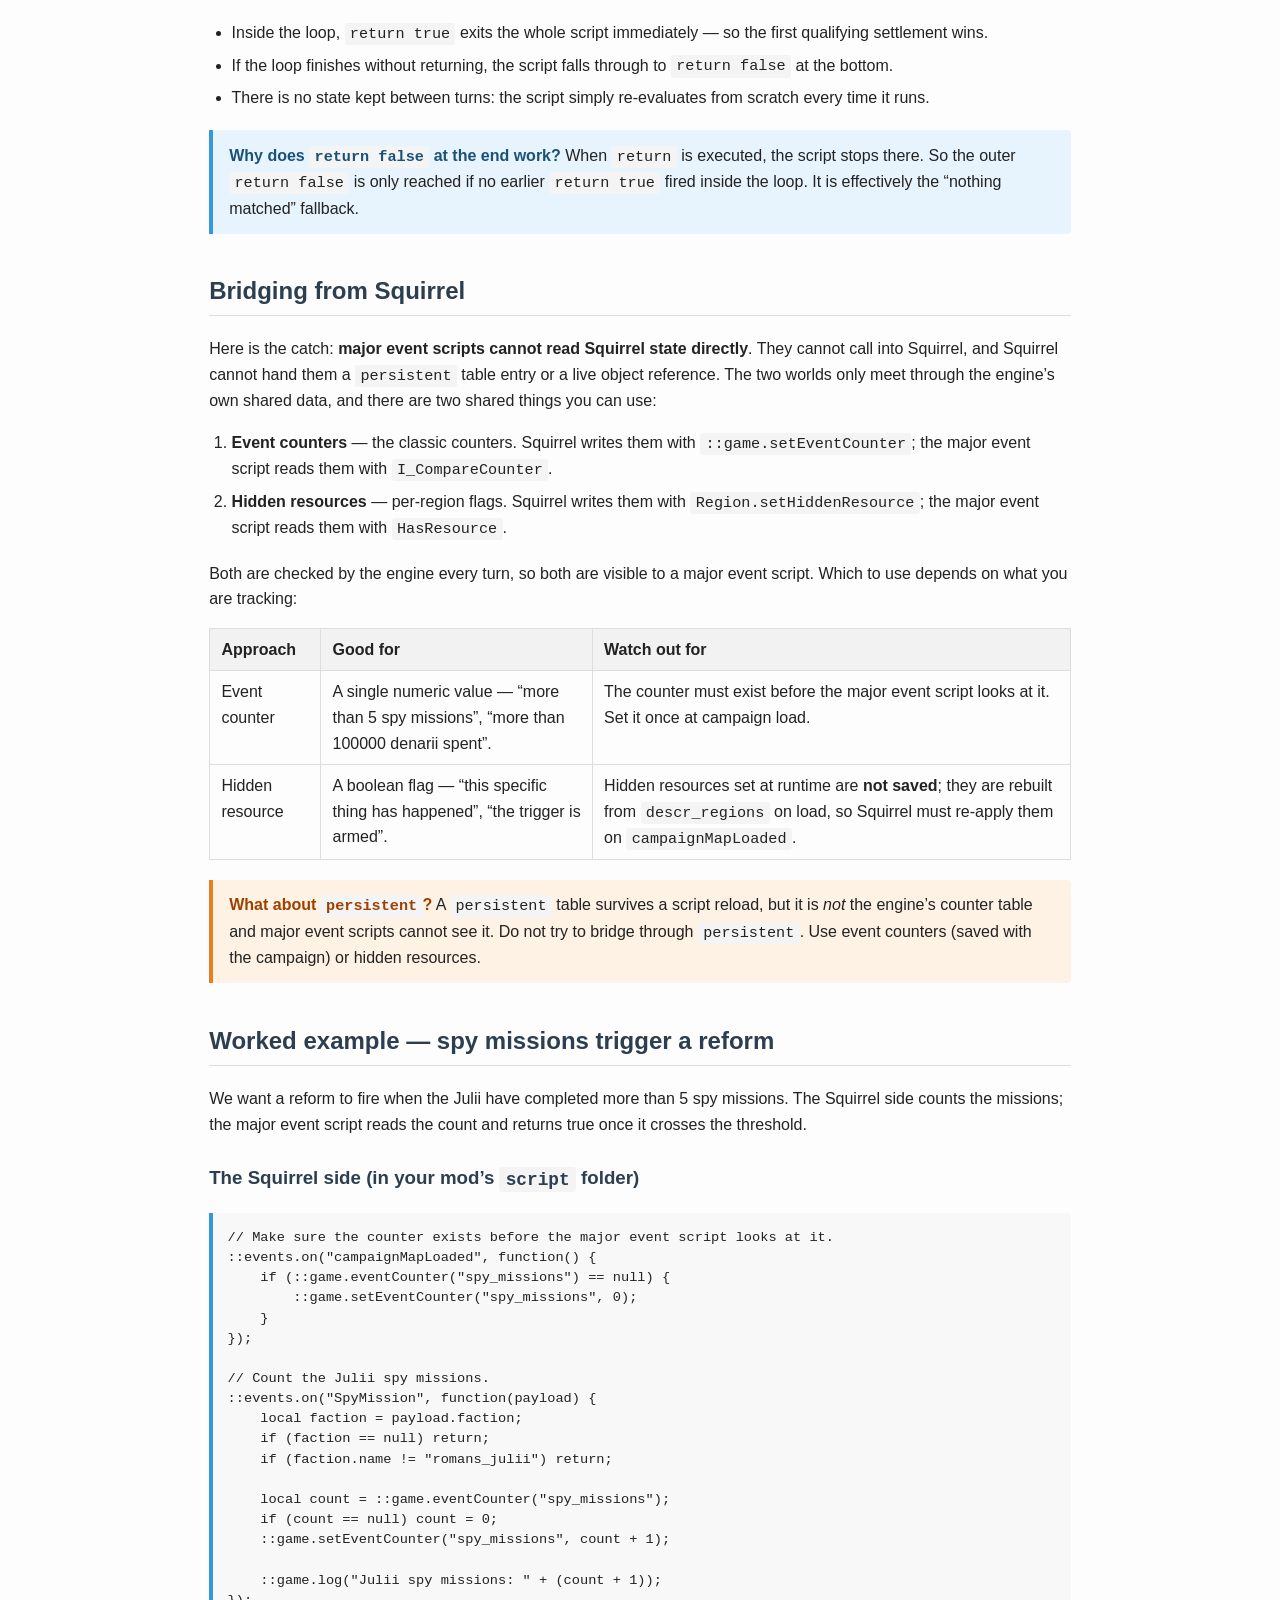
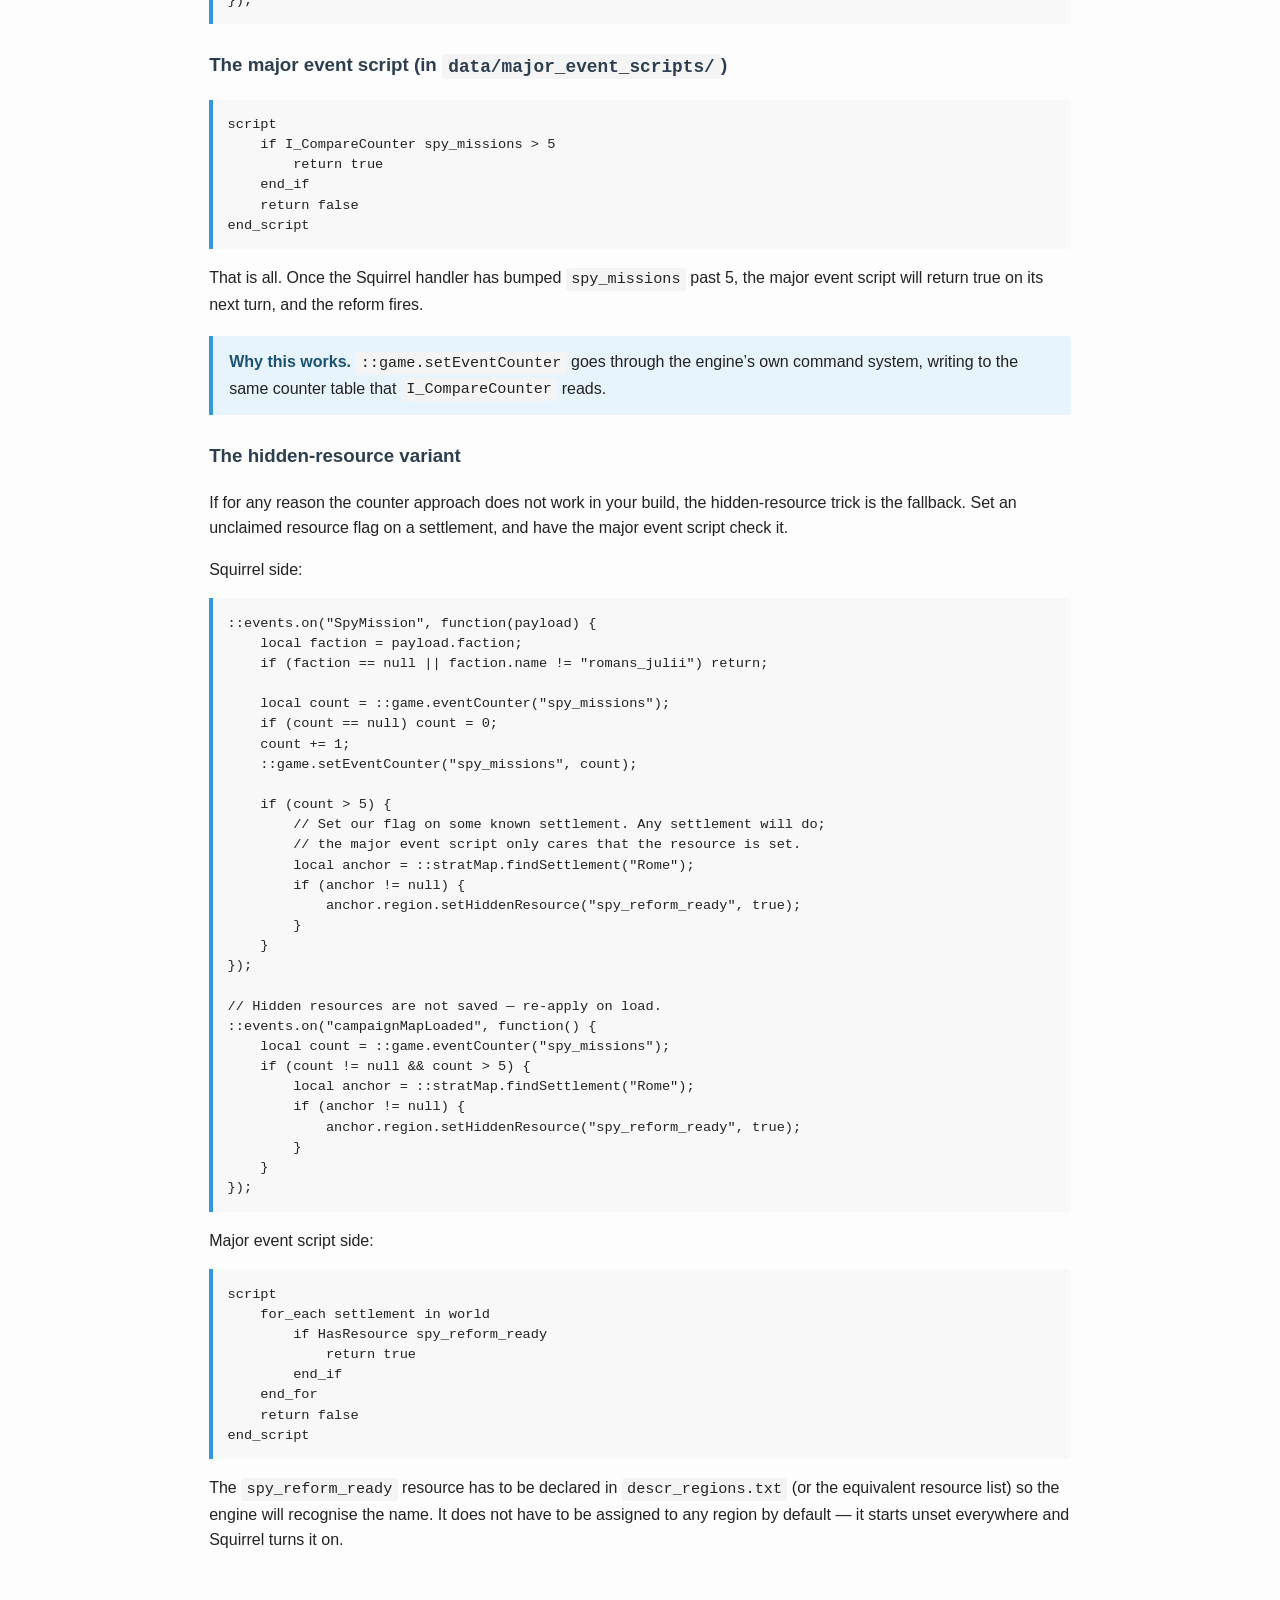
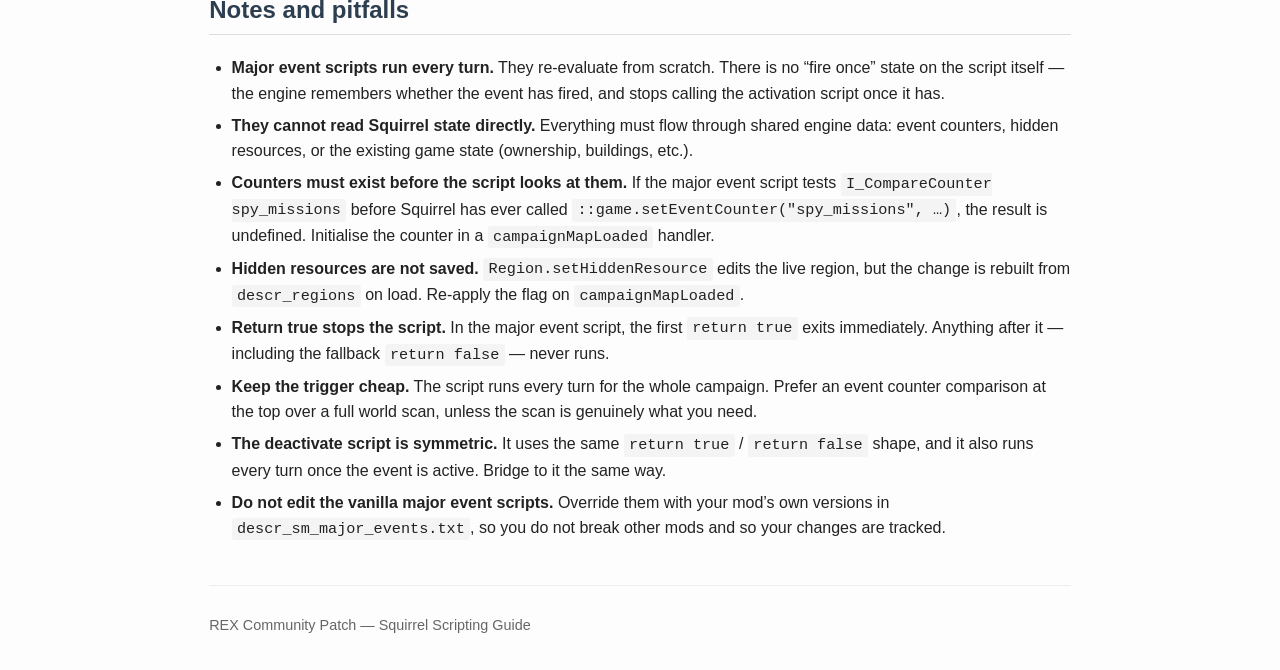
<file: major-event-scripts.html>
<!DOCTYPE html>
<html lang="en">
<head>
<meta charset="UTF-8">
<meta name="viewport" content="width=device-width, initial-scale=1">
<meta name="color-scheme" content="light dark">
<script>
  (function () {
    try {
      var saved = localStorage.getItem('rex-theme');
      var prefersDark = window.matchMedia && window.matchMedia('(prefers-color-scheme: dark)').matches;
      document.documentElement.setAttribute('data-theme', saved || (prefersDark ? 'dark' : 'light'));
    } catch (e) {
      document.documentElement.setAttribute('data-theme', 'light');
    }
  })();
</script>
<title>Major Event Scripts — Squirrel Scripting in REX</title>
<link rel="stylesheet" href="style.css">
<script src="navbar.js"></script>
</head>
<body>

<h1>Major Event Scripts — Squirrel Scripting in REX</h1>

<p>Major events — the engine calls them <strong>reforms</strong>, though they are used for much more than the Marian Reforms — are scripted conditions that permanently alter the campaign once they fire. They are checked every turn, and the moment the condition returns true, the event activates and its <code>deactivate</code> script (if any) takes over.</p>

<p>This page explains how major event scripts work in REX, and — the interesting part — how a Squirrel script can <em>feed</em> them, so that the trigger condition depends on anything Squirrel can observe.</p>

<div class="toc">
<h3>Contents</h3>
<ul>
  <li><a href="#what">What is a major event script?</a></li>
  <li><a href="#how">How they work</a></li>
  <li><a href="#bridge">Bridging from Squirrel</a></li>
  <li><a href="#example">Worked example — spy missions trigger a reform</a></li>
  <li><a href="#notes">Notes and pitfalls</a></li>
</ul>
</div>

<hr>

<h2 id="what">What is a major event script?</h2>

<p>A major event has up to two scripts attached:</p>

<ul>
  <li>An <strong>activation</strong> script — checked every turn. If it returns true, the event fires.</li>
  <li>A <strong>deactivation</strong> script — optional; checked every turn once the event has fired. If it returns true, the event is undone.</li>
</ul>

<p>Both live in <code>data/major_event_scripts/</code> and are referenced from <code>descr_sm_major_events.txt</code>. They are written in the <em>old</em> RR script syntax (<code>script … end_script</code>), not in Squirrel — the engine reads them directly, one turn at a time. Squirrel cannot replace them; it can only <em>influence</em> them.</p>

<h2 id="how">How they work</h2>

<p>Every turn, the engine runs the activation script. The script must <code>return true</code> or <code>return false</code>:</p>

<ul>
  <li><code>return true</code> — fire the major event.</li>
  <li><code>return false</code> — do nothing this turn; the event stays inactive.</li>
</ul>

<p>Here is the vanilla Marian Reforms activation script, as an example:</p>

<pre><code>script
    ;; Check every settlement in the world.
    for_each settlement in world
        if HasResource italy                                 ;; has the italy hidden resource
            &amp;&amp; I_SettlementLevel local &gt;= huge_city          ;; is a huge city
            &amp;&amp; I_SettlementOwnerCulture local == roman       ;; the owner is Roman
            &amp;&amp; not SettlementName Rome                       ;; the settlement isn't Rome

            return true   ;; trigger Marian Reforms
        end_if
    end_for

    return false   ;; don't trigger Marian Reforms
end_script</code></pre>

<p>Notice the shape of this:</p>

<ul>
  <li>Inside the loop, <code>return true</code> exits the whole script immediately — so the first qualifying settlement wins.</li>
  <li>If the loop finishes without returning, the script falls through to <code>return false</code> at the bottom.</li>
  <li>There is no state kept between turns: the script simply re‑evaluates from scratch every time it runs.</li>
</ul>

<div class="note">
<strong>Why does <code>return false</code> at the end work?</strong> When <code>return</code> is executed, the script stops there. So the outer <code>return false</code> is only reached if no earlier <code>return true</code> fired inside the loop. It is effectively the “nothing matched” fallback.
</div>

<h2 id="bridge">Bridging from Squirrel</h2>

<p>Here is the catch: <strong>major event scripts cannot read Squirrel state directly</strong>. They cannot call into Squirrel, and Squirrel cannot hand them a <code>persistent</code> table entry or a live object reference. The two worlds only meet through the engine’s own shared data, and there are two shared things you can use:</p>

<ol>
  <li><strong>Event counters</strong> — the classic counters. Squirrel writes them with <code>::game.setEventCounter</code>; the major event script reads them with <code>I_CompareCounter</code>.</li>
  <li><strong>Hidden resources</strong> — per‑region flags. Squirrel writes them with <code>Region.setHiddenResource</code>; the major event script reads them with <code>HasResource</code>.</li>
</ol>

<p>Both are checked by the engine every turn, so both are visible to a major event script. Which to use depends on what you are tracking:</p>

<table>
  <thead>
    <tr><th>Approach</th><th>Good for</th><th>Watch out for</th></tr>
  </thead>
  <tbody>
    <tr>
      <td>Event counter</td>
      <td>A single numeric value — “more than 5 spy missions”, “more than 100000 denarii spent”.</td>
      <td>The counter must exist before the major event script looks at it. Set it once at campaign load.</td>
    </tr>
    <tr>
      <td>Hidden resource</td>
      <td>A boolean flag — “this specific thing has happened”, “the trigger is armed”.</td>
      <td>Hidden resources set at runtime are <strong>not saved</strong>; they are rebuilt from <code>descr_regions</code> on load, so Squirrel must re‑apply them on <code>campaignMapLoaded</code>.</td>
    </tr>
  </tbody>
</table>

<div class="warning">
<strong>What about <code>persistent</code>?</strong> A <code>persistent</code> table survives a script reload, but it is <em>not</em> the engine’s counter table and major event scripts cannot see it. Do not try to bridge through <code>persistent</code>. Use event counters (saved with the campaign) or hidden resources.
</div>

<h2 id="example">Worked example — spy missions trigger a reform</h2>

<p>We want a reform to fire when the Julii have completed more than 5 spy missions. The Squirrel side counts the missions; the major event script reads the count and returns true once it crosses the threshold.</p>

<h3>The Squirrel side (in your mod’s <code>script</code> folder)</h3>

<pre><code>// Make sure the counter exists before the major event script looks at it.
::events.on("campaignMapLoaded", function() {
    if (::game.eventCounter("spy_missions") == null) {
        ::game.setEventCounter("spy_missions", 0);
    }
});

// Count the Julii spy missions.
::events.on("SpyMission", function(payload) {
    local faction = payload.faction;
    if (faction == null) return;
    if (faction.name != "romans_julii") return;

    local count = ::game.eventCounter("spy_missions");
    if (count == null) count = 0;
    ::game.setEventCounter("spy_missions", count + 1);

    ::game.log("Julii spy missions: " + (count + 1));
});</code></pre>

<h3>The major event script (in <code>data/major_event_scripts/</code>)</h3>

<pre><code>script
    if I_CompareCounter spy_missions &gt; 5
        return true
    end_if
    return false
end_script</code></pre>

<p>That is all. Once the Squirrel handler has bumped <code>spy_missions</code> past 5, the major event script will return true on its next turn, and the reform fires.</p>

<div class="note">
<strong>Why this works.</strong> <code>::game.setEventCounter</code> goes through the engine’s own command system, writing to the same counter table that <code>I_CompareCounter</code> reads.
</div>

<h3>The hidden‑resource variant</h3>

<p>If for any reason the counter approach does not work in your build, the hidden‑resource trick is the fallback. Set an unclaimed resource flag on a settlement, and have the major event script check it.</p>

<p>Squirrel side:</p>

<pre><code>::events.on("SpyMission", function(payload) {
    local faction = payload.faction;
    if (faction == null || faction.name != "romans_julii") return;

    local count = ::game.eventCounter("spy_missions");
    if (count == null) count = 0;
    count += 1;
    ::game.setEventCounter("spy_missions", count);

    if (count &gt; 5) {
        // Set our flag on some known settlement. Any settlement will do;
        // the major event script only cares that the resource is set.
        local anchor = ::stratMap.findSettlement("Rome");
        if (anchor != null) {
            anchor.region.setHiddenResource("spy_reform_ready", true);
        }
    }
});

// Hidden resources are not saved — re‑apply on load.
::events.on("campaignMapLoaded", function() {
    local count = ::game.eventCounter("spy_missions");
    if (count != null &amp;&amp; count &gt; 5) {
        local anchor = ::stratMap.findSettlement("Rome");
        if (anchor != null) {
            anchor.region.setHiddenResource("spy_reform_ready", true);
        }
    }
});</code></pre>

<p>Major event script side:</p>

<pre><code>script
    for_each settlement in world
        if HasResource spy_reform_ready
            return true
        end_if
    end_for
    return false
end_script</code></pre>

<p>The <code>spy_reform_ready</code> resource has to be declared in <code>descr_regions.txt</code> (or the equivalent resource list) so the engine will recognise the name. It does not have to be assigned to any region by default — it starts unset everywhere and Squirrel turns it on.</p>

<h2 id="notes">Notes and pitfalls</h2>

<ul>
  <li><strong>Major event scripts run every turn.</strong> They re‑evaluate from scratch. There is no “fire once” state on the script itself — the engine remembers whether the event has fired, and stops calling the activation script once it has.</li>
  <li><strong>They cannot read Squirrel state directly.</strong> Everything must flow through shared engine data: event counters, hidden resources, or the existing game state (ownership, buildings, etc.).</li>
  <li><strong>Counters must exist before the script looks at them.</strong> If the major event script tests <code>I_CompareCounter spy_missions</code> before Squirrel has ever called <code>::game.setEventCounter("spy_missions", …)</code>, the result is undefined. Initialise the counter in a <code>campaignMapLoaded</code> handler.</li>
  <li><strong>Hidden resources are not saved.</strong> <code>Region.setHiddenResource</code> edits the live region, but the change is rebuilt from <code>descr_regions</code> on load. Re‑apply the flag on <code>campaignMapLoaded</code>.</li>
  <li><strong>Return true stops the script.</strong> In the major event script, the first <code>return true</code> exits immediately. Anything after it — including the fallback <code>return false</code> — never runs.</li>
  <li><strong>Keep the trigger cheap.</strong> The script runs every turn for the whole campaign. Prefer an event counter comparison at the top over a full world scan, unless the scan is genuinely what you need.</li>
  <li><strong>The deactivate script is symmetric.</strong> It uses the same <code>return true</code> / <code>return false</code> shape, and it also runs every turn once the event is active. Bridge to it the same way.</li>
  <li><strong>Do not edit the vanilla major event scripts.</strong> Override them with your mod’s own versions in <code>descr_sm_major_events.txt</code>, so you do not break other mods and so your changes are tracked.</li>
</ul>

<div class="footer">
  <p>REX Community Patch — Squirrel Scripting Guide</p>
</div>

</body>
</html>
</file>
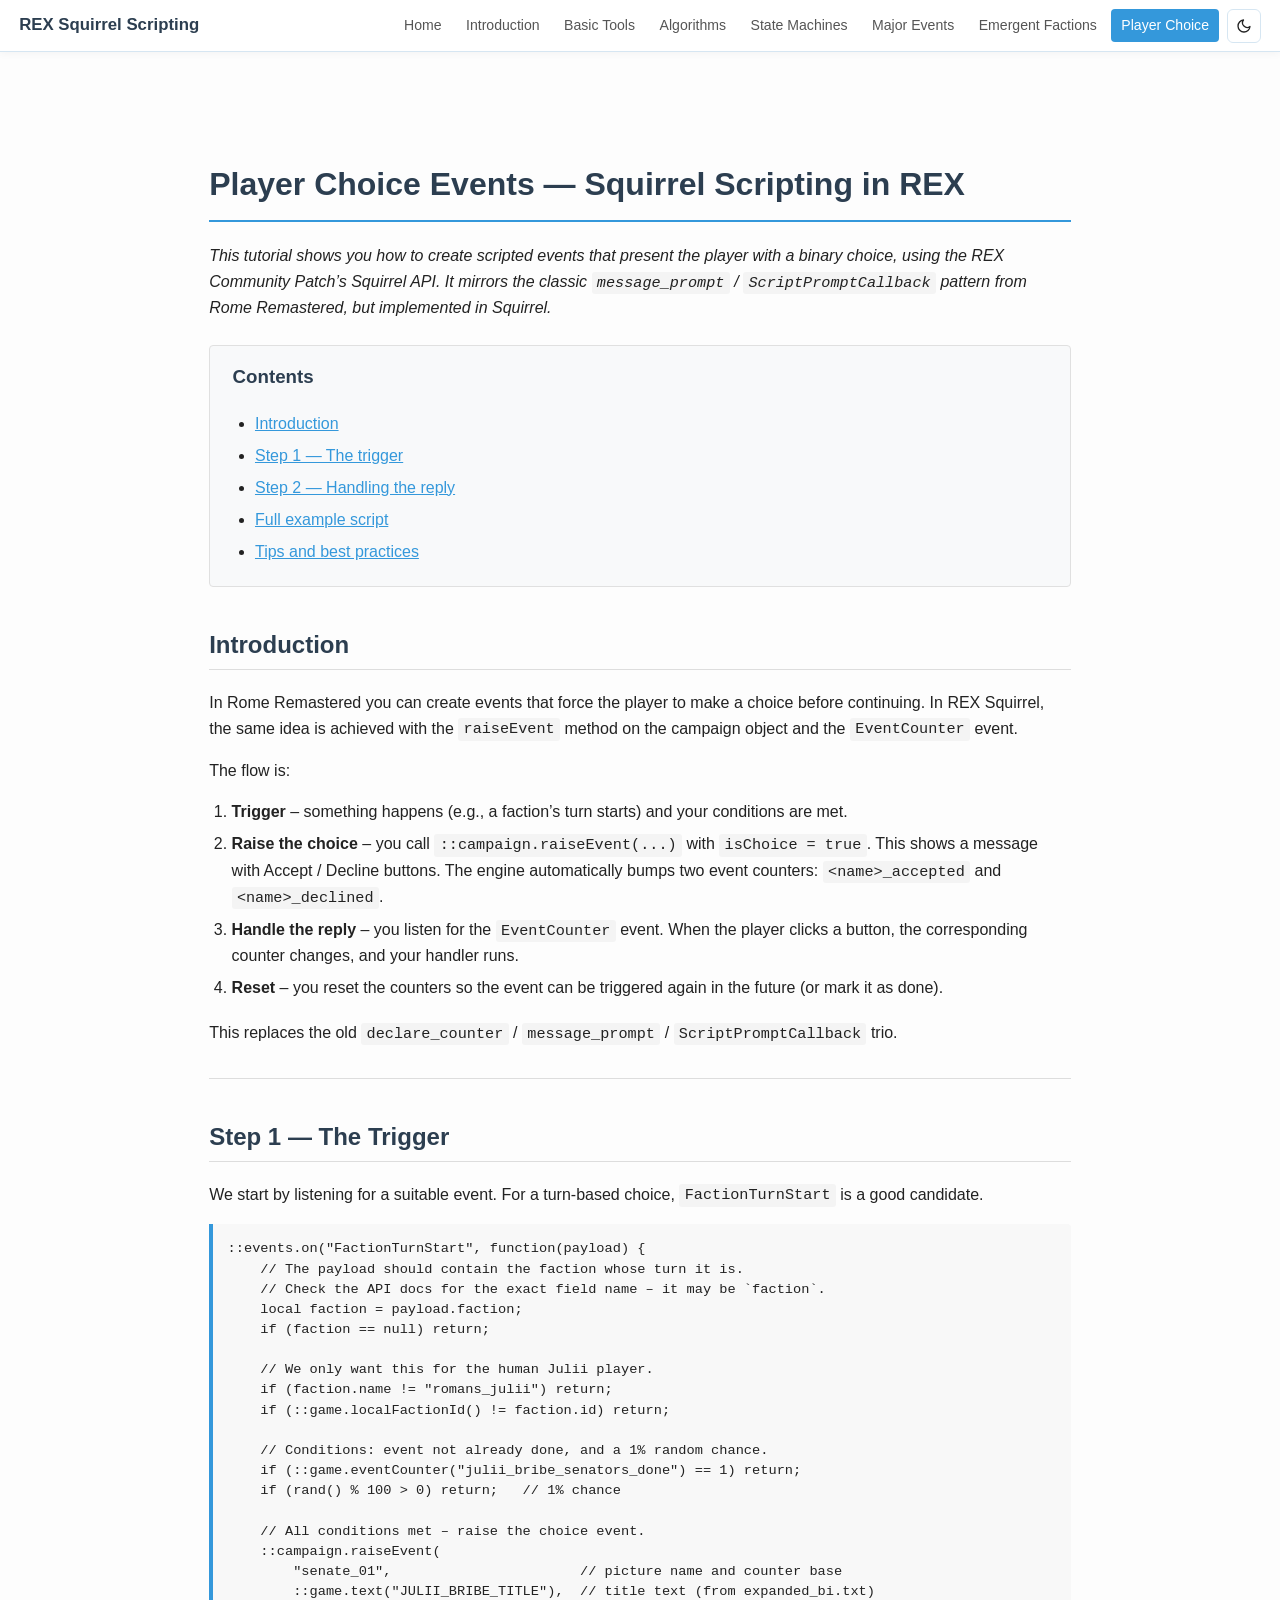
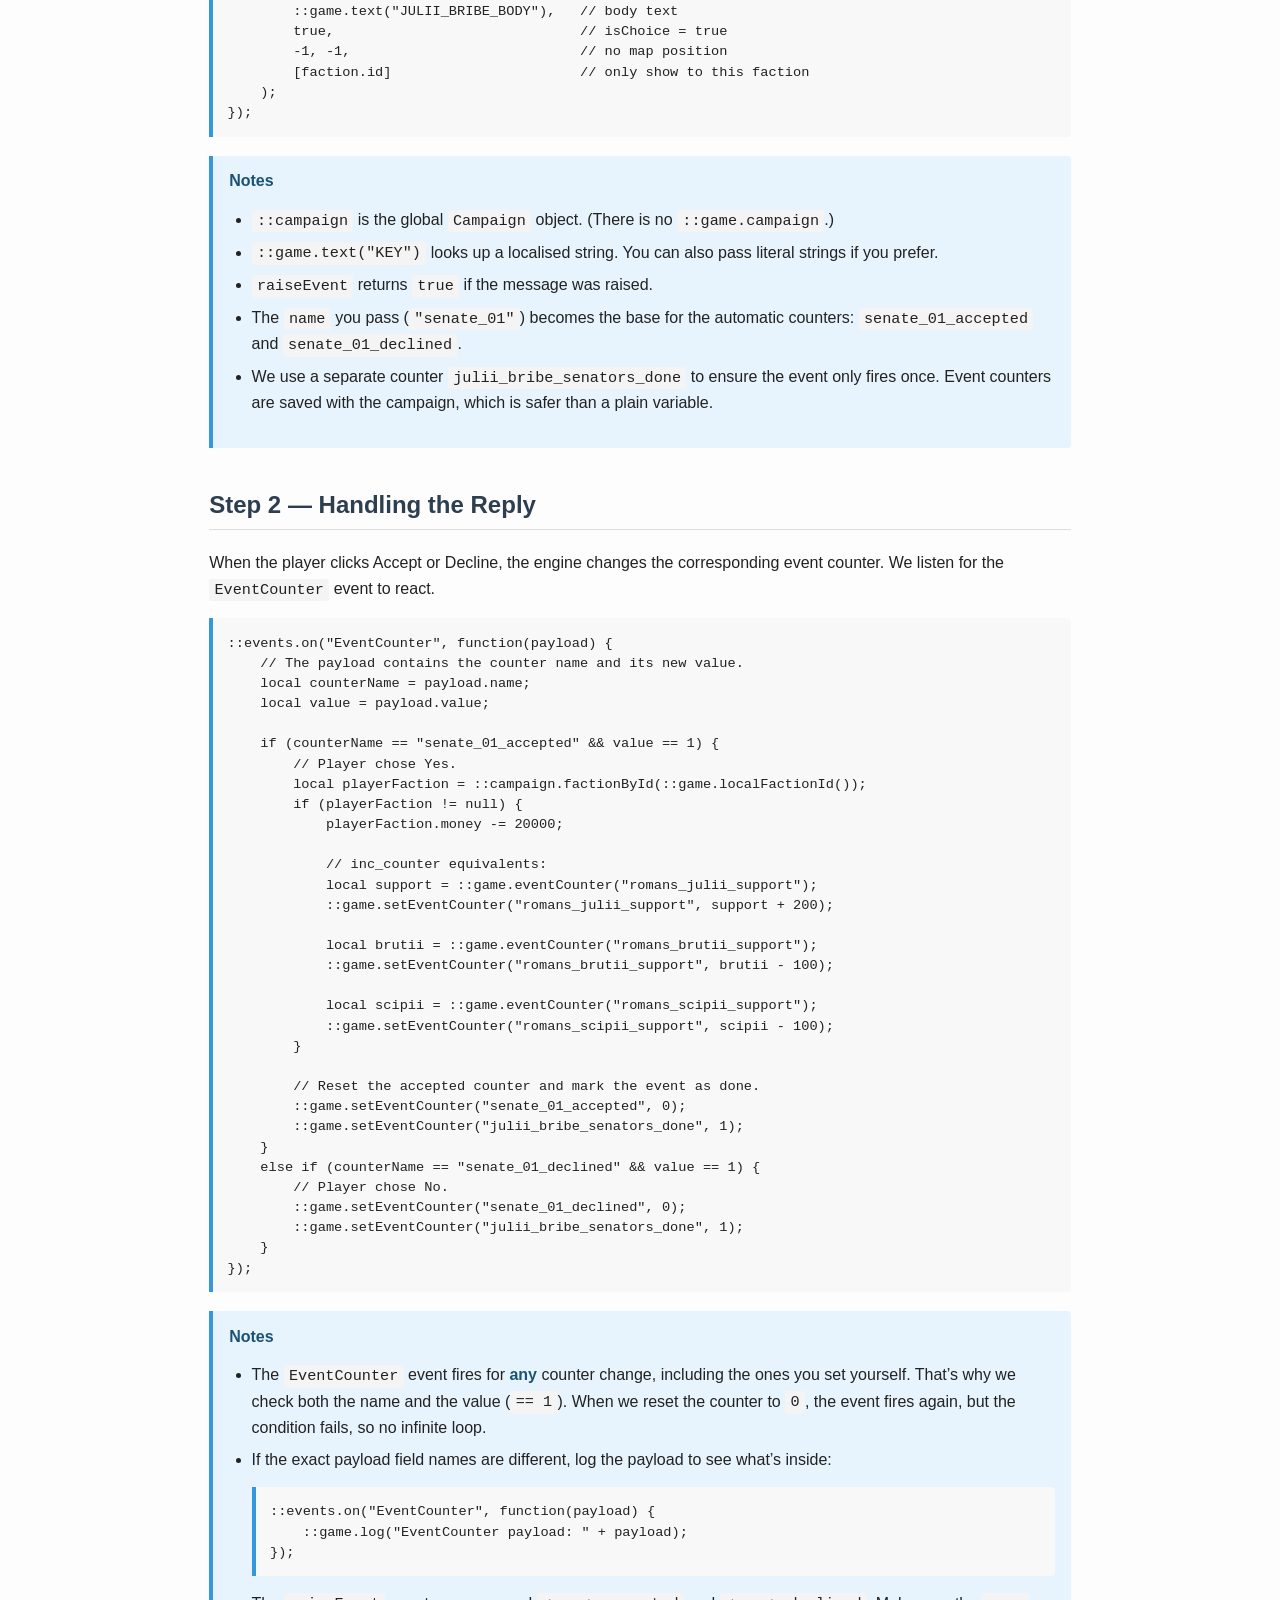
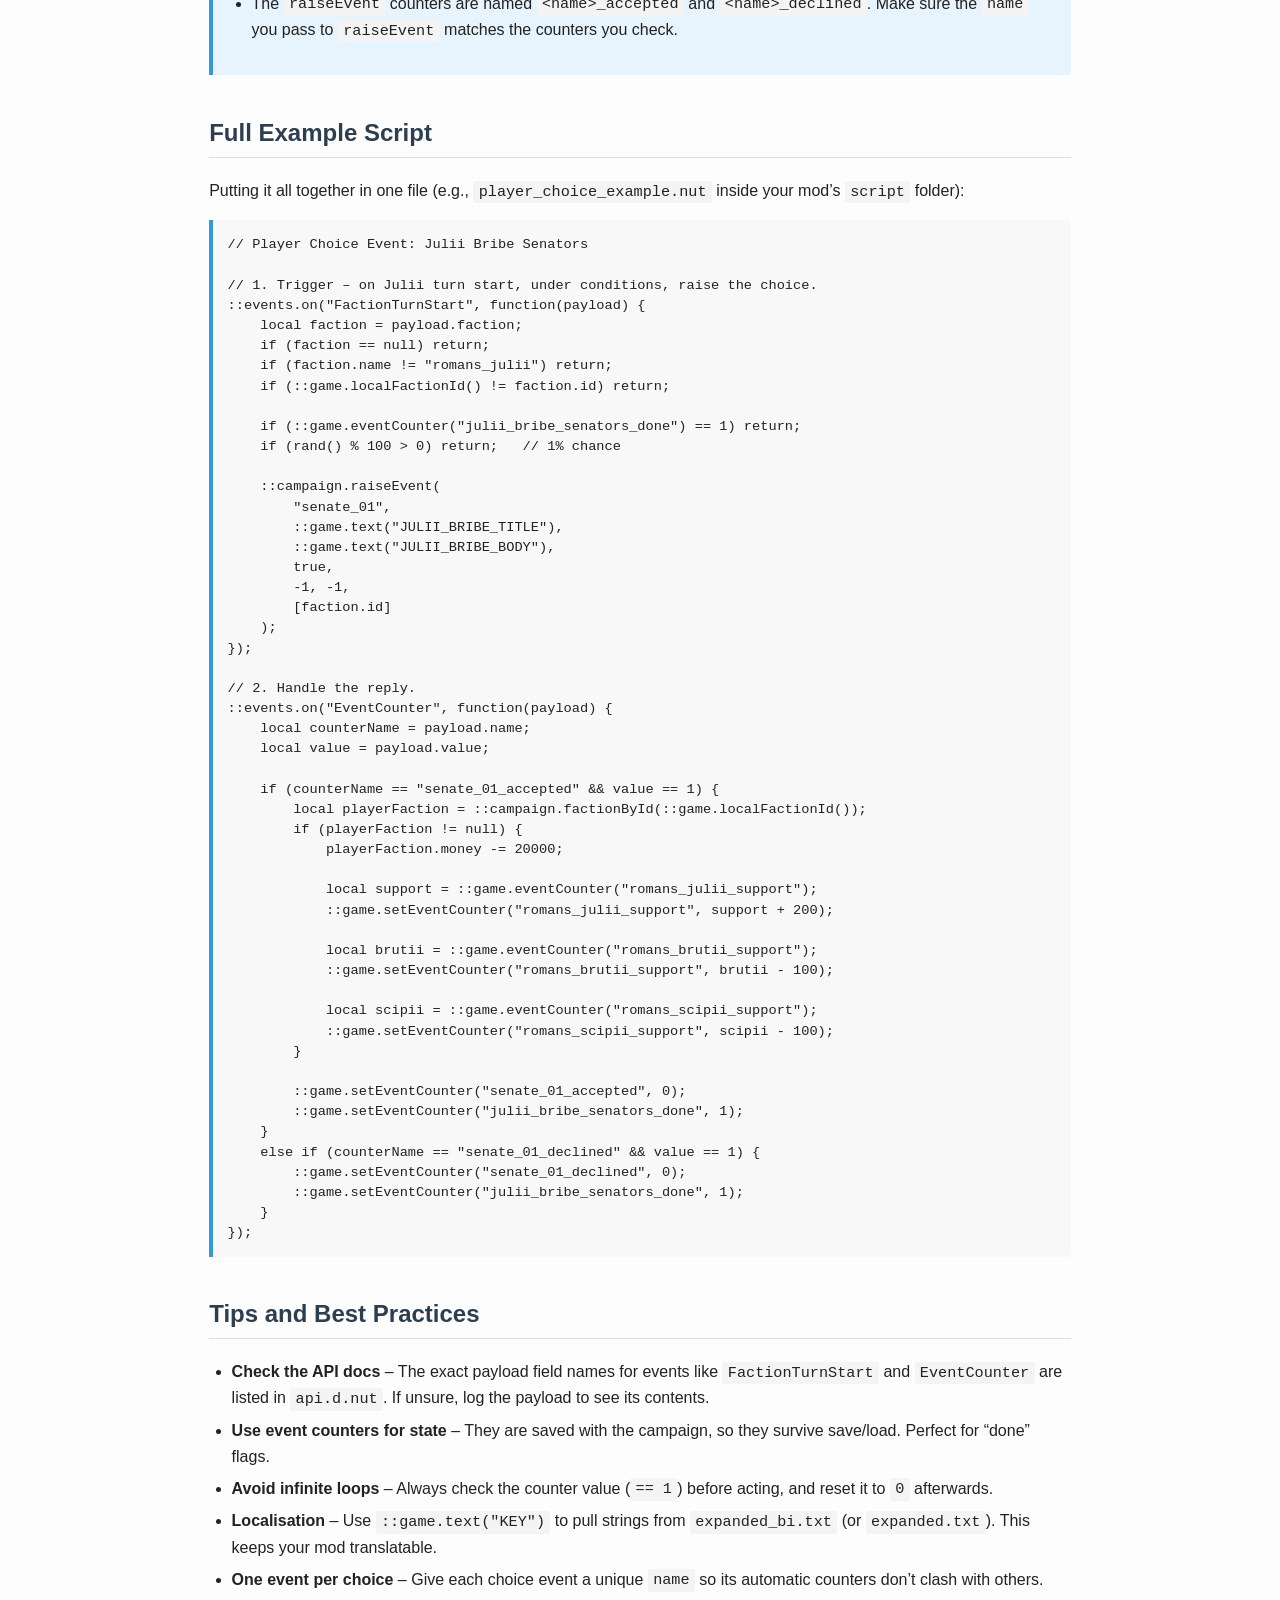
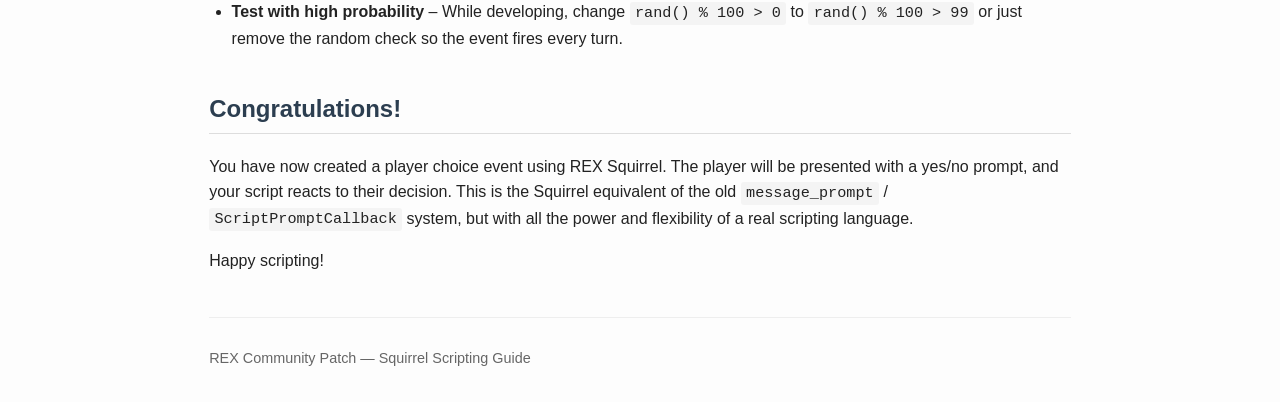
<file: player-choice-events.html>
<!DOCTYPE html>
<html lang="en">
<head>
<meta charset="UTF-8">
<meta name="viewport" content="width=device-width, initial-scale=1">
<meta name="color-scheme" content="light dark">
<script>
  (function () {
    try {
      var saved = localStorage.getItem('rex-theme');
      var prefersDark = window.matchMedia && window.matchMedia('(prefers-color-scheme: dark)').matches;
      document.documentElement.setAttribute('data-theme', saved || (prefersDark ? 'dark' : 'light'));
    } catch (e) {
      document.documentElement.setAttribute('data-theme', 'light');
    }
  })();
</script>
<title>Player Choice Events — Squirrel Scripting in REX</title>
<link rel="stylesheet" href="style.css">
<script src="navbar.js"></script>
</head>
<body>

<h1>Player Choice Events — Squirrel Scripting in REX</h1>

<p><em>This tutorial shows you how to create scripted events that present the player with a binary choice, using the REX Community Patch’s Squirrel API. It mirrors the classic <code>message_prompt</code> / <code>ScriptPromptCallback</code> pattern from Rome Remastered, but implemented in Squirrel.</em></p>

<div class="toc">
<h3>Contents</h3>
<ul>
  <li><a href="#intro">Introduction</a></li>
  <li><a href="#trigger">Step 1 — The trigger</a></li>
  <li><a href="#reply">Step 2 — Handling the reply</a></li>
  <li><a href="#full">Full example script</a></li>
  <li><a href="#tips">Tips and best practices</a></li>
</ul>
</div>

<h2 id="intro">Introduction</h2>

<p>In Rome Remastered you can create events that force the player to make a choice before continuing. In REX Squirrel, the same idea is achieved with the <code>raiseEvent</code> method on the campaign object and the <code>EventCounter</code> event.</p>

<p>The flow is:</p>
<ol>
  <li><strong>Trigger</strong> – something happens (e.g., a faction’s turn starts) and your conditions are met.</li>
  <li><strong>Raise the choice</strong> – you call <code>::campaign.raiseEvent(...)</code> with <code>isChoice = true</code>. This shows a message with Accept / Decline buttons. The engine automatically bumps two event counters: <code>&lt;name&gt;_accepted</code> and <code>&lt;name&gt;_declined</code>.</li>
  <li><strong>Handle the reply</strong> – you listen for the <code>EventCounter</code> event. When the player clicks a button, the corresponding counter changes, and your handler runs.</li>
  <li><strong>Reset</strong> – you reset the counters so the event can be triggered again in the future (or mark it as done).</li>
</ol>

<p>This replaces the old <code>declare_counter</code> / <code>message_prompt</code> / <code>ScriptPromptCallback</code> trio.</p>

<hr>

<h2 id="trigger">Step 1 — The Trigger</h2>

<p>We start by listening for a suitable event. For a turn‑based choice, <code>FactionTurnStart</code> is a good candidate.</p>

<pre><code>::events.on("FactionTurnStart", function(payload) {
    // The payload should contain the faction whose turn it is.
    // Check the API docs for the exact field name – it may be `faction`.
    local faction = payload.faction;
    if (faction == null) return;

    // We only want this for the human Julii player.
    if (faction.name != "romans_julii") return;
    if (::game.localFactionId() != faction.id) return;

    // Conditions: event not already done, and a 1% random chance.
    if (::game.eventCounter("julii_bribe_senators_done") == 1) return;
    if (rand() % 100 &gt; 0) return;   // 1% chance

    // All conditions met – raise the choice event.
    ::campaign.raiseEvent(
        "senate_01",                       // picture name and counter base
        ::game.text("JULII_BRIBE_TITLE"),  // title text (from expanded_bi.txt)
        ::game.text("JULII_BRIBE_BODY"),   // body text
        true,                              // isChoice = true
        -1, -1,                            // no map position
        [faction.id]                       // only show to this faction
    );
});</code></pre>

<div class="note">
<strong>Notes</strong>
<ul>
  <li><code>::campaign</code> is the global <code>Campaign</code> object. (There is no <code>::game.campaign</code>.)</li>
  <li><code>::game.text("KEY")</code> looks up a localised string. You can also pass literal strings if you prefer.</li>
  <li><code>raiseEvent</code> returns <code>true</code> if the message was raised.</li>
  <li>The <code>name</code> you pass (<code>"senate_01"</code>) becomes the base for the automatic counters: <code>senate_01_accepted</code> and <code>senate_01_declined</code>.</li>
  <li>We use a separate counter <code>julii_bribe_senators_done</code> to ensure the event only fires once. Event counters are saved with the campaign, which is safer than a plain variable.</li>
</ul>
</div>

<h2 id="reply">Step 2 — Handling the Reply</h2>

<p>When the player clicks Accept or Decline, the engine changes the corresponding event counter. We listen for the <code>EventCounter</code> event to react.</p>

<pre><code>::events.on("EventCounter", function(payload) {
    // The payload contains the counter name and its new value.
    local counterName = payload.name;
    local value = payload.value;

    if (counterName == "senate_01_accepted" &amp;&amp; value == 1) {
        // Player chose Yes.
        local playerFaction = ::campaign.factionById(::game.localFactionId());
        if (playerFaction != null) {
            playerFaction.money -= 20000;

            // inc_counter equivalents:
            local support = ::game.eventCounter("romans_julii_support");
            ::game.setEventCounter("romans_julii_support", support + 200);

            local brutii = ::game.eventCounter("romans_brutii_support");
            ::game.setEventCounter("romans_brutii_support", brutii - 100);

            local scipii = ::game.eventCounter("romans_scipii_support");
            ::game.setEventCounter("romans_scipii_support", scipii - 100);
        }

        // Reset the accepted counter and mark the event as done.
        ::game.setEventCounter("senate_01_accepted", 0);
        ::game.setEventCounter("julii_bribe_senators_done", 1);
    }
    else if (counterName == "senate_01_declined" &amp;&amp; value == 1) {
        // Player chose No.
        ::game.setEventCounter("senate_01_declined", 0);
        ::game.setEventCounter("julii_bribe_senators_done", 1);
    }
});</code></pre>

<div class="note">
<strong>Notes</strong>
<ul>
  <li>The <code>EventCounter</code> event fires for <strong>any</strong> counter change, including the ones you set yourself. That’s why we check both the name and the value (<code>== 1</code>). When we reset the counter to <code>0</code>, the event fires again, but the condition fails, so no infinite loop.</li>
  <li>If the exact payload field names are different, log the payload to see what’s inside:
    <pre><code>::events.on("EventCounter", function(payload) {
    ::game.log("EventCounter payload: " + payload);
});</code></pre>
  </li>
  <li>The <code>raiseEvent</code> counters are named <code>&lt;name&gt;_accepted</code> and <code>&lt;name&gt;_declined</code>. Make sure the <code>name</code> you pass to <code>raiseEvent</code> matches the counters you check.</li>
</ul>
</div>

<h2 id="full">Full Example Script</h2>

<p>Putting it all together in one file (e.g., <code>player_choice_example.nut</code> inside your mod’s <code>script</code> folder):</p>

<pre><code>// Player Choice Event: Julii Bribe Senators

// 1. Trigger – on Julii turn start, under conditions, raise the choice.
::events.on("FactionTurnStart", function(payload) {
    local faction = payload.faction;
    if (faction == null) return;
    if (faction.name != "romans_julii") return;
    if (::game.localFactionId() != faction.id) return;

    if (::game.eventCounter("julii_bribe_senators_done") == 1) return;
    if (rand() % 100 &gt; 0) return;   // 1% chance

    ::campaign.raiseEvent(
        "senate_01",
        ::game.text("JULII_BRIBE_TITLE"),
        ::game.text("JULII_BRIBE_BODY"),
        true,
        -1, -1,
        [faction.id]
    );
});

// 2. Handle the reply.
::events.on("EventCounter", function(payload) {
    local counterName = payload.name;
    local value = payload.value;

    if (counterName == "senate_01_accepted" &amp;&amp; value == 1) {
        local playerFaction = ::campaign.factionById(::game.localFactionId());
        if (playerFaction != null) {
            playerFaction.money -= 20000;

            local support = ::game.eventCounter("romans_julii_support");
            ::game.setEventCounter("romans_julii_support", support + 200);

            local brutii = ::game.eventCounter("romans_brutii_support");
            ::game.setEventCounter("romans_brutii_support", brutii - 100);

            local scipii = ::game.eventCounter("romans_scipii_support");
            ::game.setEventCounter("romans_scipii_support", scipii - 100);
        }

        ::game.setEventCounter("senate_01_accepted", 0);
        ::game.setEventCounter("julii_bribe_senators_done", 1);
    }
    else if (counterName == "senate_01_declined" &amp;&amp; value == 1) {
        ::game.setEventCounter("senate_01_declined", 0);
        ::game.setEventCounter("julii_bribe_senators_done", 1);
    }
});</code></pre>

<h2 id="tips">Tips and Best Practices</h2>
<ul>
  <li><strong>Check the API docs</strong> – The exact payload field names for events like <code>FactionTurnStart</code> and <code>EventCounter</code> are listed in <code>api.d.nut</code>. If unsure, log the payload to see its contents.</li>
  <li><strong>Use event counters for state</strong> – They are saved with the campaign, so they survive save/load. Perfect for “done” flags.</li>
  <li><strong>Avoid infinite loops</strong> – Always check the counter value (<code>== 1</code>) before acting, and reset it to <code>0</code> afterwards.</li>
  <li><strong>Localisation</strong> – Use <code>::game.text("KEY")</code> to pull strings from <code>expanded_bi.txt</code> (or <code>expanded.txt</code>). This keeps your mod translatable.</li>
  <li><strong>One event per choice</strong> – Give each choice event a unique <code>name</code> so its automatic counters don’t clash with others.</li>
  <li><strong>Test with high probability</strong> – While developing, change <code>rand() % 100 &gt; 0</code> to <code>rand() % 100 &gt; 99</code> or just remove the random check so the event fires every turn.</li>
</ul>

<h2>Congratulations!</h2>
<p>You have now created a player choice event using REX Squirrel. The player will be presented with a yes/no prompt, and your script reacts to their decision. This is the Squirrel equivalent of the old <code>message_prompt</code> / <code>ScriptPromptCallback</code> system, but with all the power and flexibility of a real scripting language.</p>

<p>Happy scripting!</p>

<div class="footer">
  <p>REX Community Patch — Squirrel Scripting Guide</p>
</div>

</body>
</html>
</file>
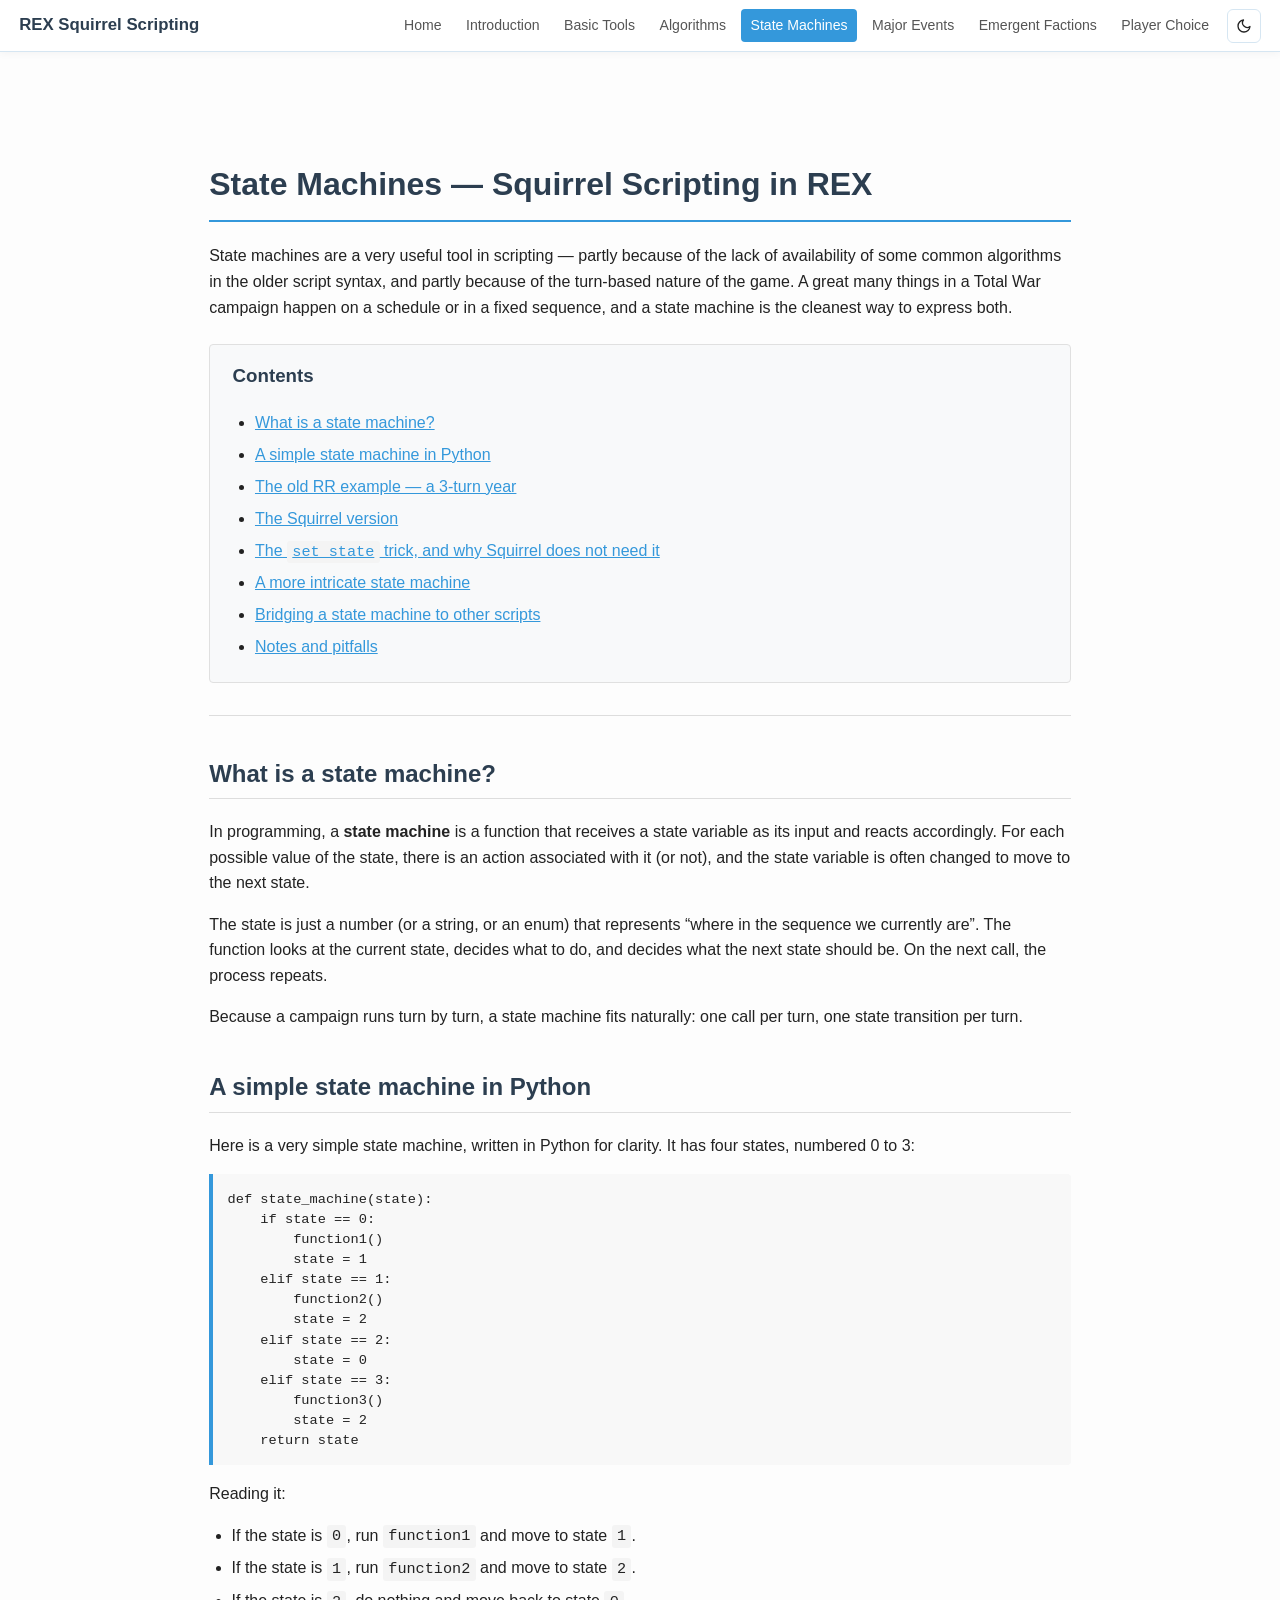
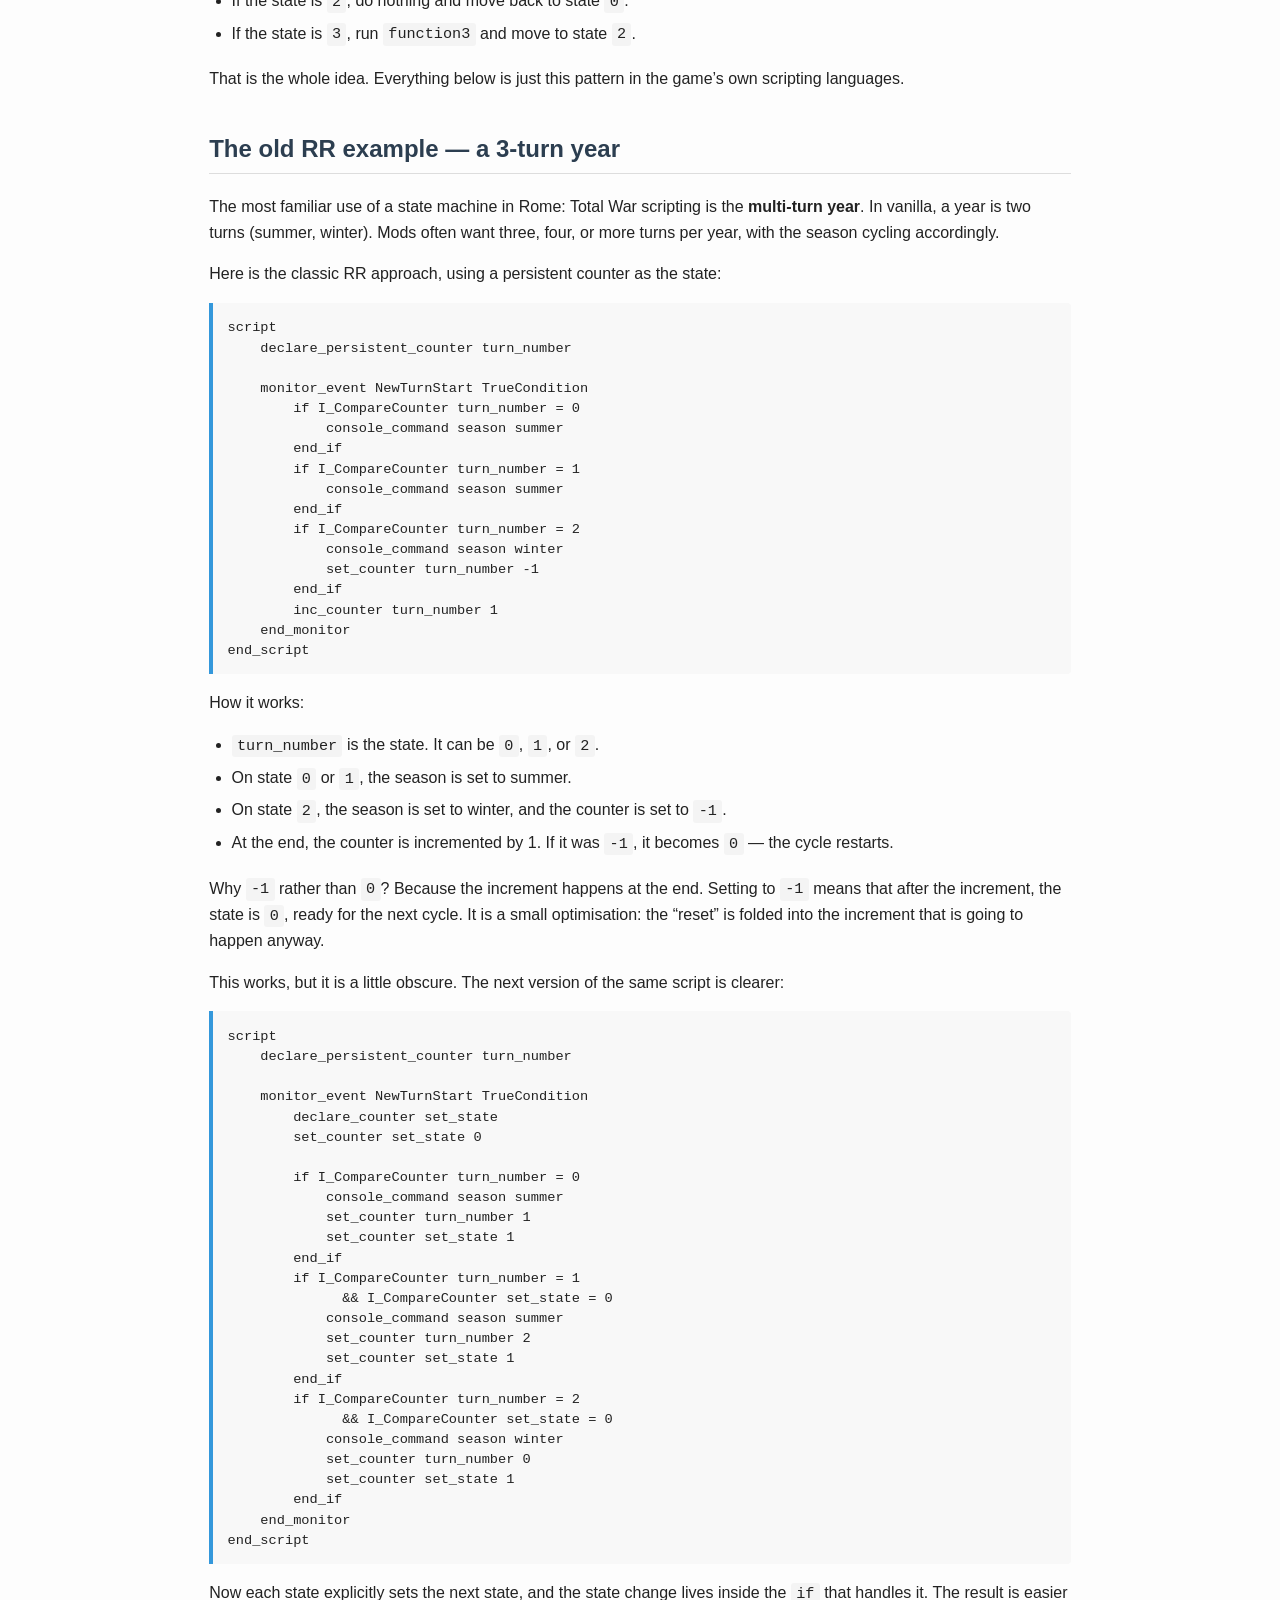
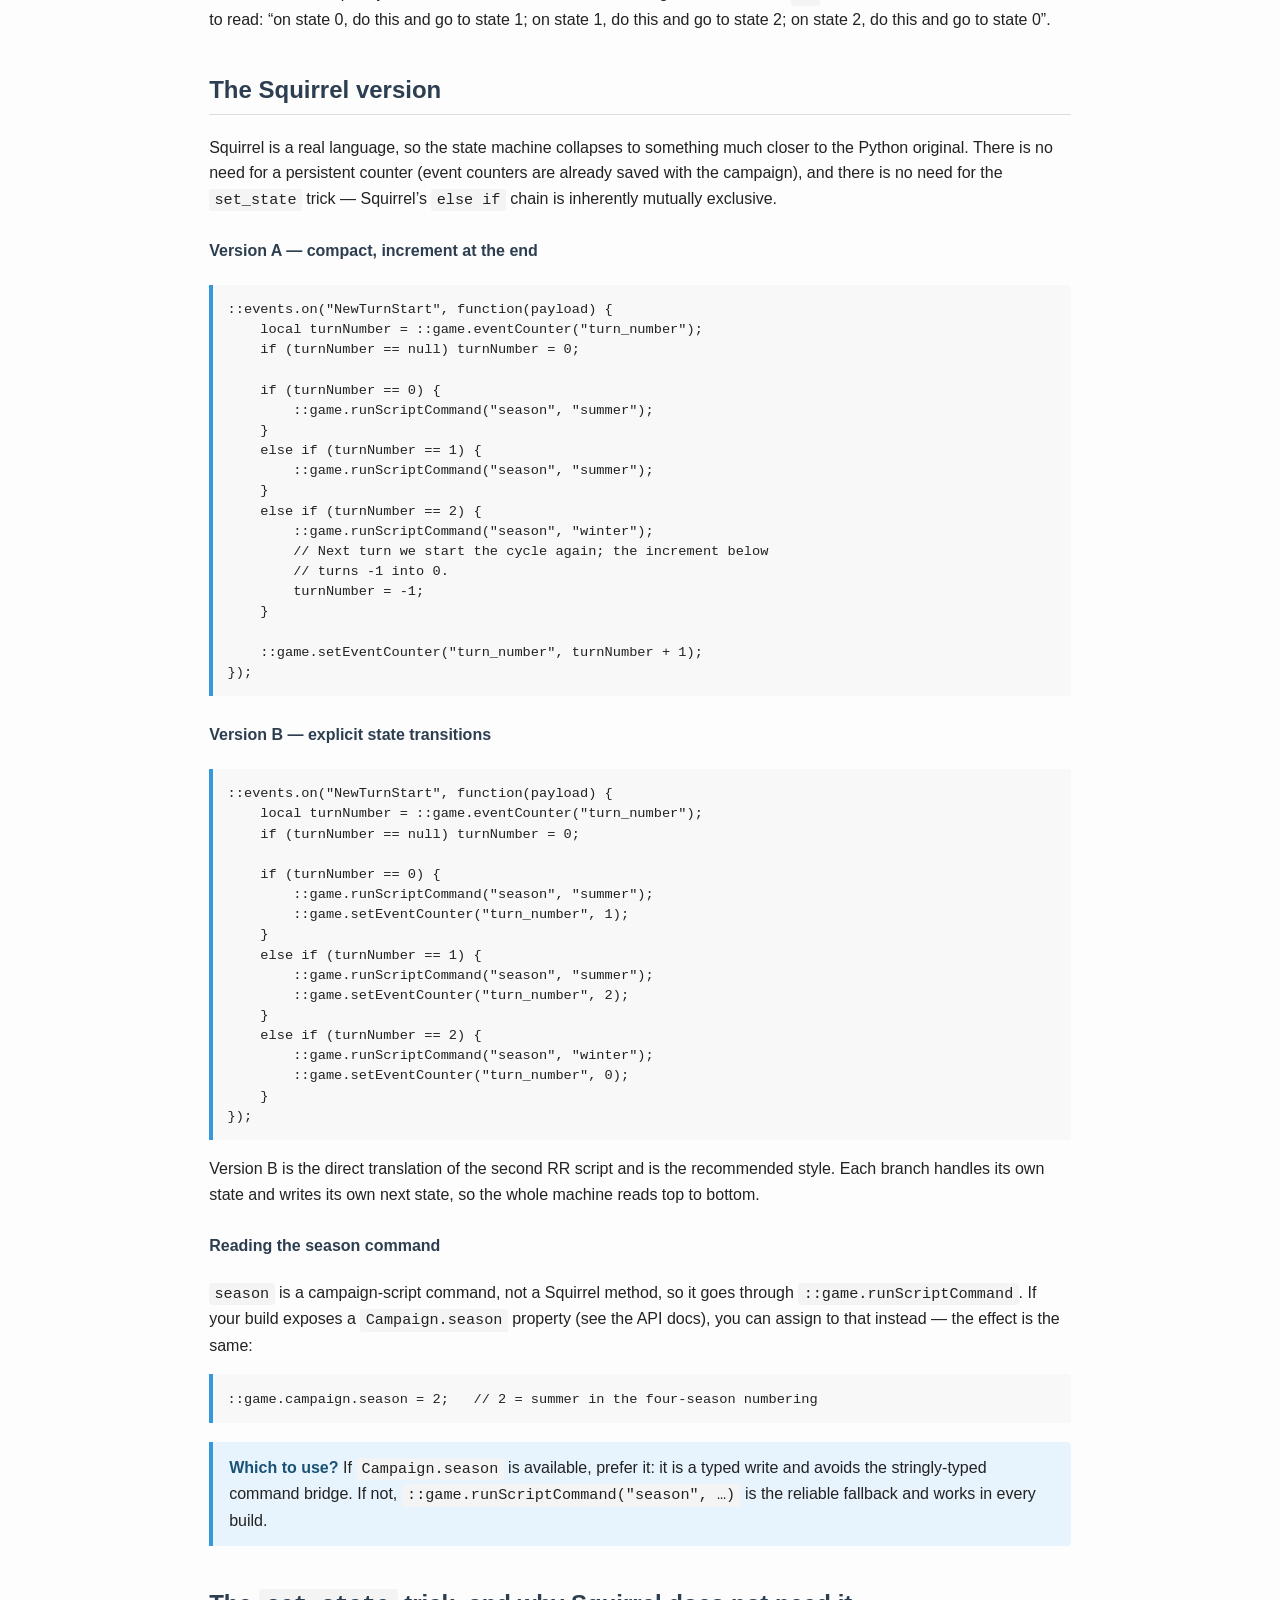
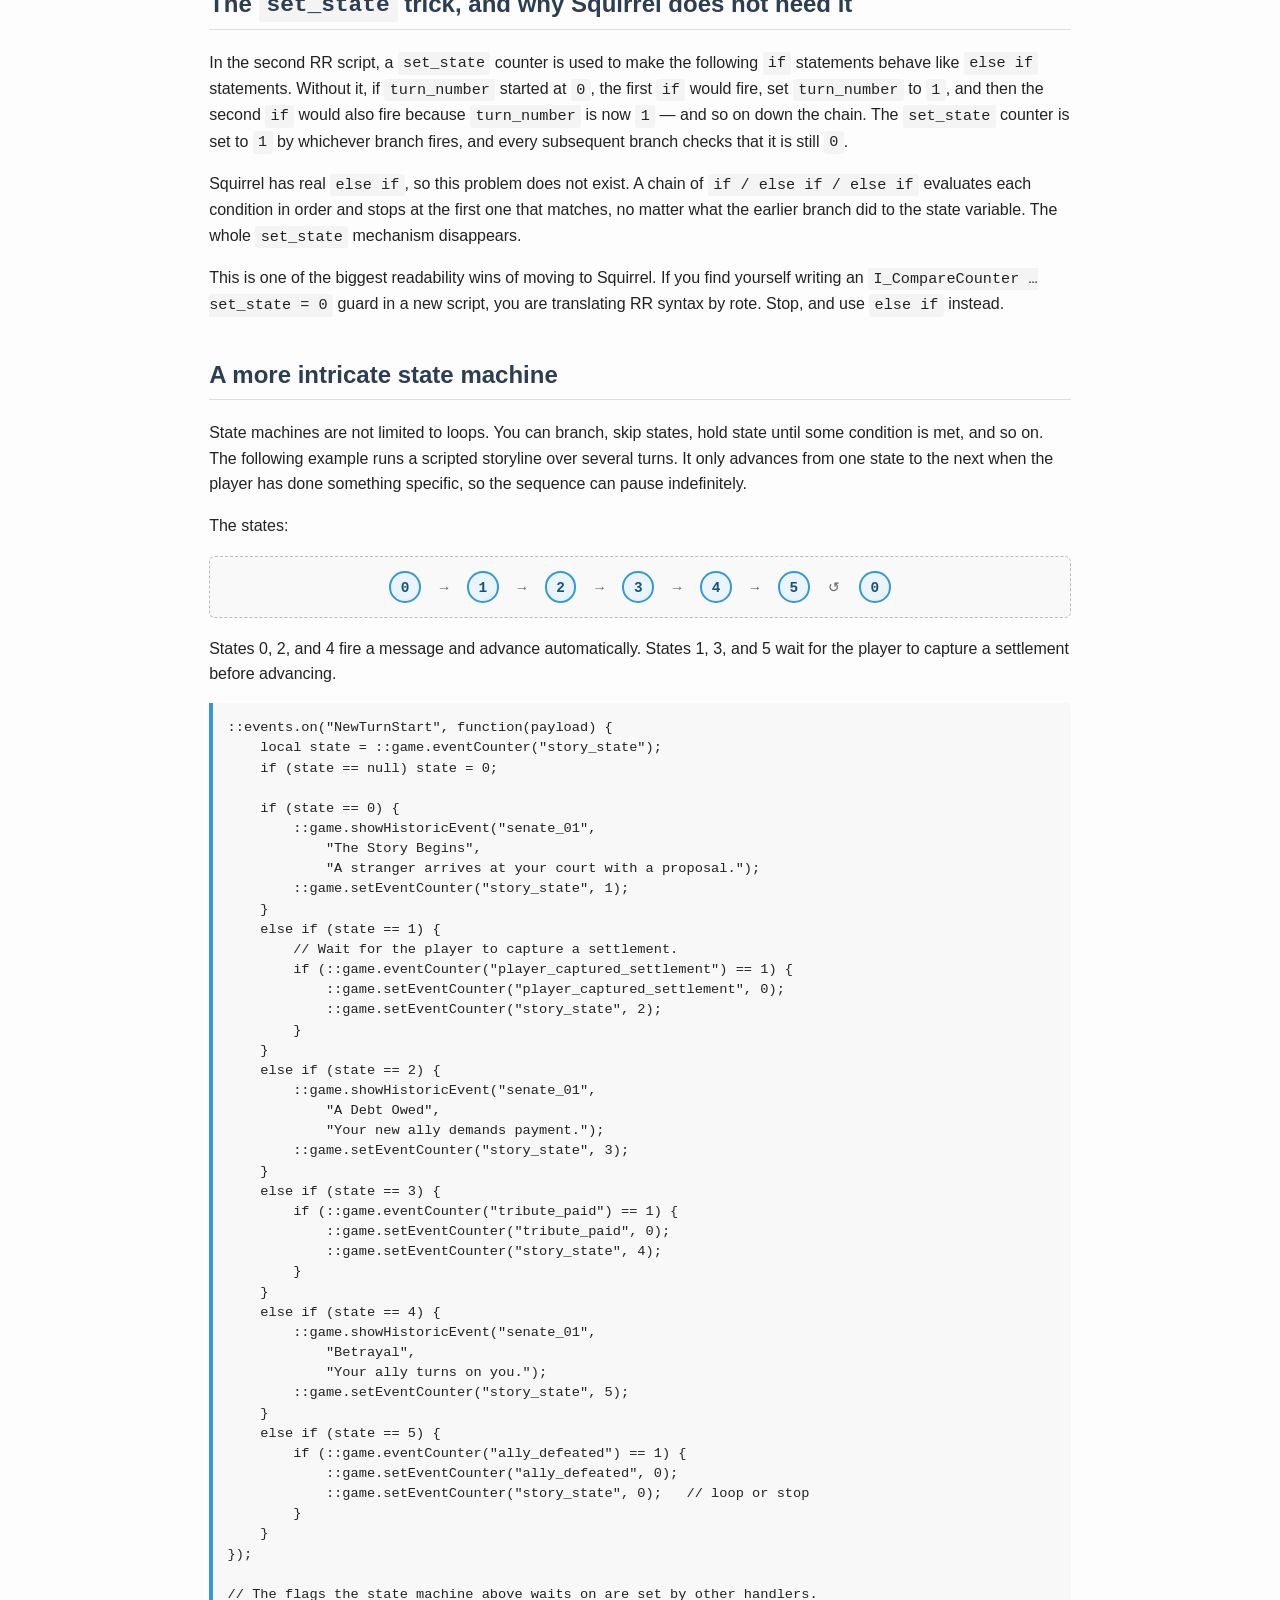
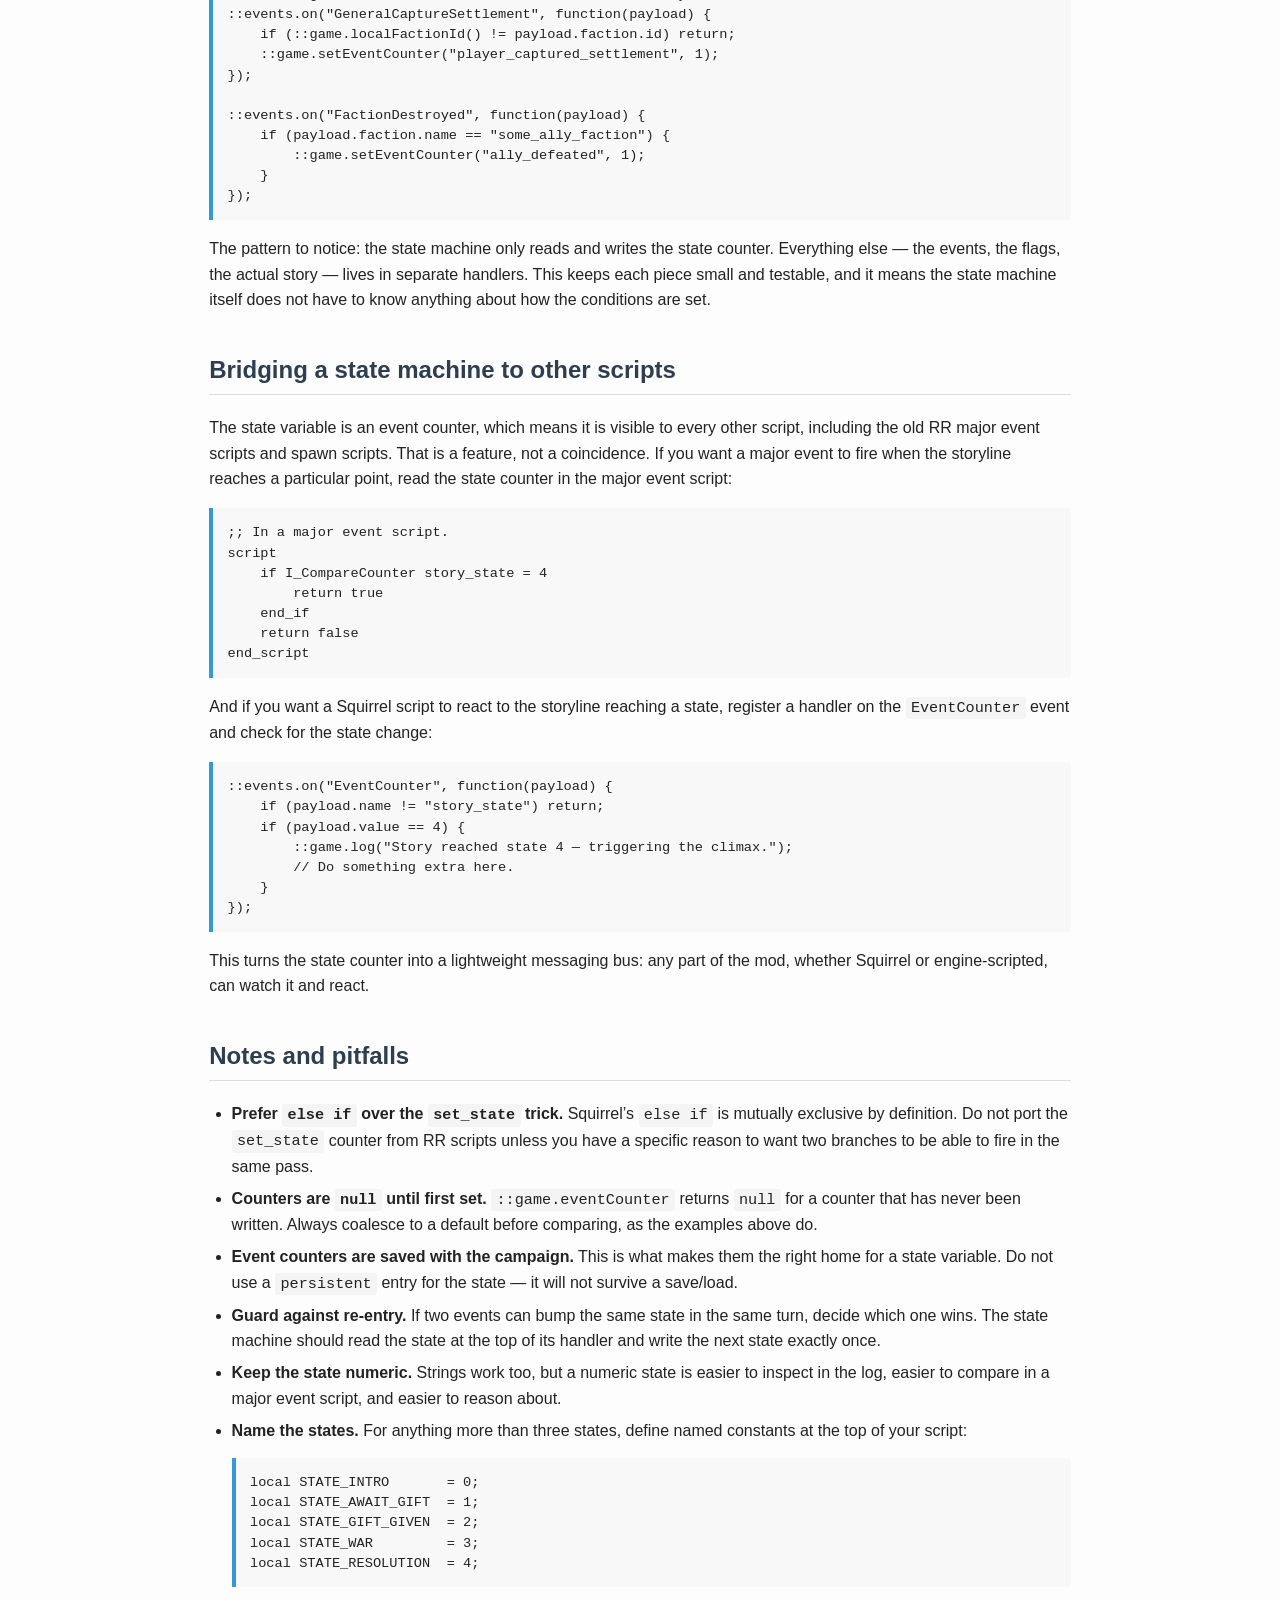
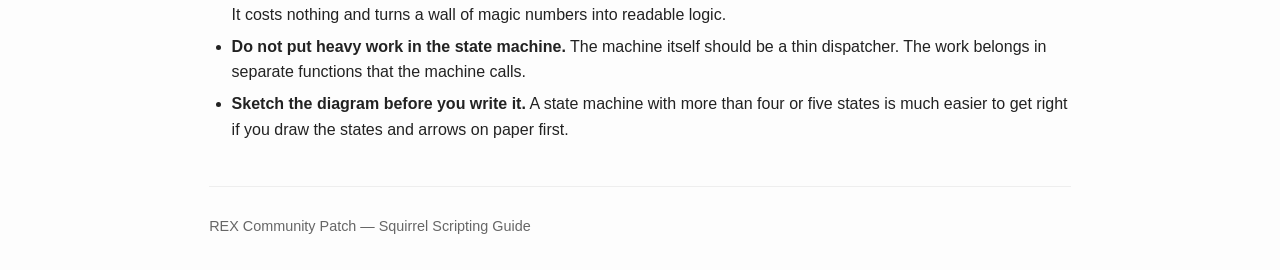
<file: state-machines.html>
<!DOCTYPE html>
<html lang="en">
<head>
<meta charset="UTF-8">
<meta name="viewport" content="width=device-width, initial-scale=1">
<meta name="color-scheme" content="light dark">
<script>
  (function () {
    try {
      var saved = localStorage.getItem('rex-theme');
      var prefersDark = window.matchMedia && window.matchMedia('(prefers-color-scheme: dark)').matches;
      document.documentElement.setAttribute('data-theme', saved || (prefersDark ? 'dark' : 'light'));
    } catch (e) {
      document.documentElement.setAttribute('data-theme', 'light');
    }
  })();
</script>
<title>State Machines — Squirrel Scripting in REX</title>
<link rel="stylesheet" href="style.css">
<script src="navbar.js"></script>
</head>
<body>

<h1>State Machines — Squirrel Scripting in REX</h1>

<p>State machines are a very useful tool in scripting — partly because of the lack of availability of some common algorithms in the older script syntax, and partly because of the turn‑based nature of the game. A great many things in a Total War campaign happen on a schedule or in a fixed sequence, and a state machine is the cleanest way to express both.</p>

<div class="toc">
<h3>Contents</h3>
<ul>
  <li><a href="#what">What is a state machine?</a></li>
  <li><a href="#python">A simple state machine in Python</a></li>
  <li><a href="#rr">The old RR example — a 3‑turn year</a></li>
  <li><a href="#squirrel">The Squirrel version</a></li>
  <li><a href="#set-state">The <code>set_state</code> trick, and why Squirrel does not need it</a></li>
  <li><a href="#complex">A more intricate state machine</a></li>
  <li><a href="#bridging">Bridging a state machine to other scripts</a></li>
  <li><a href="#notes">Notes and pitfalls</a></li>
</ul>
</div>

<hr>

<h2 id="what">What is a state machine?</h2>

<p>In programming, a <strong>state machine</strong> is a function that receives a state variable as its input and reacts accordingly. For each possible value of the state, there is an action associated with it (or not), and the state variable is often changed to move to the next state.</p>

<p>The state is just a number (or a string, or an enum) that represents “where in the sequence we currently are”. The function looks at the current state, decides what to do, and decides what the next state should be. On the next call, the process repeats.</p>

<p>Because a campaign runs turn by turn, a state machine fits naturally: one call per turn, one state transition per turn.</p>

<h2 id="python">A simple state machine in Python</h2>

<p>Here is a very simple state machine, written in Python for clarity. It has four states, numbered 0 to 3:</p>

<pre><code>def state_machine(state):
    if state == 0:
        function1()
        state = 1
    elif state == 1:
        function2()
        state = 2
    elif state == 2:
        state = 0
    elif state == 3:
        function3()
        state = 2
    return state</code></pre>

<p>Reading it:</p>

<ul>
  <li>If the state is <code>0</code>, run <code>function1</code> and move to state <code>1</code>.</li>
  <li>If the state is <code>1</code>, run <code>function2</code> and move to state <code>2</code>.</li>
  <li>If the state is <code>2</code>, do nothing and move back to state <code>0</code>.</li>
  <li>If the state is <code>3</code>, run <code>function3</code> and move to state <code>2</code>.</li>
</ul>

<p>That is the whole idea. Everything below is just this pattern in the game’s own scripting languages.</p>

<h2 id="rr">The old RR example — a 3‑turn year</h2>

<p>The most familiar use of a state machine in Rome: Total War scripting is the <strong>multi‑turn year</strong>. In vanilla, a year is two turns (summer, winter). Mods often want three, four, or more turns per year, with the season cycling accordingly.</p>

<p>Here is the classic RR approach, using a persistent counter as the state:</p>

<pre><code>script
    declare_persistent_counter turn_number

    monitor_event NewTurnStart TrueCondition
        if I_CompareCounter turn_number = 0
            console_command season summer
        end_if
        if I_CompareCounter turn_number = 1
            console_command season summer
        end_if
        if I_CompareCounter turn_number = 2
            console_command season winter
            set_counter turn_number -1
        end_if
        inc_counter turn_number 1
    end_monitor
end_script</code></pre>

<p>How it works:</p>

<ul>
  <li><code>turn_number</code> is the state. It can be <code>0</code>, <code>1</code>, or <code>2</code>.</li>
  <li>On state <code>0</code> or <code>1</code>, the season is set to summer.</li>
  <li>On state <code>2</code>, the season is set to winter, and the counter is set to <code>-1</code>.</li>
  <li>At the end, the counter is incremented by 1. If it was <code>-1</code>, it becomes <code>0</code> — the cycle restarts.</li>
</ul>

<p>Why <code>-1</code> rather than <code>0</code>? Because the increment happens at the end. Setting to <code>-1</code> means that after the increment, the state is <code>0</code>, ready for the next cycle. It is a small optimisation: the “reset” is folded into the increment that is going to happen anyway.</p>

<p>This works, but it is a little obscure. The next version of the same script is clearer:</p>

<pre><code>script
    declare_persistent_counter turn_number

    monitor_event NewTurnStart TrueCondition
        declare_counter set_state
        set_counter set_state 0

        if I_CompareCounter turn_number = 0
            console_command season summer
            set_counter turn_number 1
            set_counter set_state 1
        end_if
        if I_CompareCounter turn_number = 1
              &amp;&amp; I_CompareCounter set_state = 0
            console_command season summer
            set_counter turn_number 2
            set_counter set_state 1
        end_if
        if I_CompareCounter turn_number = 2
              &amp;&amp; I_CompareCounter set_state = 0
            console_command season winter
            set_counter turn_number 0
            set_counter set_state 1
        end_if
    end_monitor
end_script</code></pre>

<p>Now each state explicitly sets the next state, and the state change lives inside the <code>if</code> that handles it. The result is easier to read: “on state 0, do this and go to state 1; on state 1, do this and go to state 2; on state 2, do this and go to state 0”.</p>

<h2 id="squirrel">The Squirrel version</h2>

<p>Squirrel is a real language, so the state machine collapses to something much closer to the Python original. There is no need for a persistent counter (event counters are already saved with the campaign), and there is no need for the <code>set_state</code> trick — Squirrel’s <code>else if</code> chain is inherently mutually exclusive.</p>

<h4>Version A — compact, increment at the end</h4>

<pre><code>::events.on("NewTurnStart", function(payload) {
    local turnNumber = ::game.eventCounter("turn_number");
    if (turnNumber == null) turnNumber = 0;

    if (turnNumber == 0) {
        ::game.runScriptCommand("season", "summer");
    }
    else if (turnNumber == 1) {
        ::game.runScriptCommand("season", "summer");
    }
    else if (turnNumber == 2) {
        ::game.runScriptCommand("season", "winter");
        // Next turn we start the cycle again; the increment below
        // turns -1 into 0.
        turnNumber = -1;
    }

    ::game.setEventCounter("turn_number", turnNumber + 1);
});</code></pre>

<h4>Version B — explicit state transitions</h4>

<pre><code>::events.on("NewTurnStart", function(payload) {
    local turnNumber = ::game.eventCounter("turn_number");
    if (turnNumber == null) turnNumber = 0;

    if (turnNumber == 0) {
        ::game.runScriptCommand("season", "summer");
        ::game.setEventCounter("turn_number", 1);
    }
    else if (turnNumber == 1) {
        ::game.runScriptCommand("season", "summer");
        ::game.setEventCounter("turn_number", 2);
    }
    else if (turnNumber == 2) {
        ::game.runScriptCommand("season", "winter");
        ::game.setEventCounter("turn_number", 0);
    }
});</code></pre>

<p>Version B is the direct translation of the second RR script and is the recommended style. Each branch handles its own state and writes its own next state, so the whole machine reads top to bottom.</p>

<h4>Reading the season command</h4>

<p><code>season</code> is a campaign‑script command, not a Squirrel method, so it goes through <code>::game.runScriptCommand</code>. If your build exposes a <code>Campaign.season</code> property (see the API docs), you can assign to that instead — the effect is the same:</p>

<pre><code>::game.campaign.season = 2;   // 2 = summer in the four‑season numbering</code></pre>

<div class="note">
<strong>Which to use?</strong> If <code>Campaign.season</code> is available, prefer it: it is a typed write and avoids the stringly‑typed command bridge. If not, <code>::game.runScriptCommand("season", …)</code> is the reliable fallback and works in every build.
</div>

<h2 id="set-state">The <code>set_state</code> trick, and why Squirrel does not need it</h2>

<p>In the second RR script, a <code>set_state</code> counter is used to make the following <code>if</code> statements behave like <code>else if</code> statements. Without it, if <code>turn_number</code> started at <code>0</code>, the first <code>if</code> would fire, set <code>turn_number</code> to <code>1</code>, and then the second <code>if</code> would also fire because <code>turn_number</code> is now <code>1</code> — and so on down the chain. The <code>set_state</code> counter is set to <code>1</code> by whichever branch fires, and every subsequent branch checks that it is still <code>0</code>.</p>

<p>Squirrel has real <code>else if</code>, so this problem does not exist. A chain of <code>if / else if / else if</code> evaluates each condition in order and stops at the first one that matches, no matter what the earlier branch did to the state variable. The whole <code>set_state</code> mechanism disappears.</p>

<p>This is one of the biggest readability wins of moving to Squirrel. If you find yourself writing an <code>I_CompareCounter … set_state = 0</code> guard in a new script, you are translating RR syntax by rote. Stop, and use <code>else if</code> instead.</p>

<h2 id="complex">A more intricate state machine</h2>

<p>State machines are not limited to loops. You can branch, skip states, hold state until some condition is met, and so on. The following example runs a scripted storyline over several turns. It only advances from one state to the next when the player has done something specific, so the sequence can pause indefinitely.</p>

<p>The states:</p>

<div class="diagram">
  <span class="state">0</span>
  <span class="arrow">→</span>
  <span class="state">1</span>
  <span class="arrow">→</span>
  <span class="state">2</span>
  <span class="arrow">→</span>
  <span class="state">3</span>
  <span class="arrow">→</span>
  <span class="state">4</span>
  <span class="arrow">→</span>
  <span class="state">5</span>
  <span class="arrow">↺</span>
  <span class="state">0</span>
</div>

<p>States 0, 2, and 4 fire a message and advance automatically. States 1, 3, and 5 wait for the player to capture a settlement before advancing.</p>

<pre><code>::events.on("NewTurnStart", function(payload) {
    local state = ::game.eventCounter("story_state");
    if (state == null) state = 0;

    if (state == 0) {
        ::game.showHistoricEvent("senate_01",
            "The Story Begins",
            "A stranger arrives at your court with a proposal.");
        ::game.setEventCounter("story_state", 1);
    }
    else if (state == 1) {
        // Wait for the player to capture a settlement.
        if (::game.eventCounter("player_captured_settlement") == 1) {
            ::game.setEventCounter("player_captured_settlement", 0);
            ::game.setEventCounter("story_state", 2);
        }
    }
    else if (state == 2) {
        ::game.showHistoricEvent("senate_01",
            "A Debt Owed",
            "Your new ally demands payment.");
        ::game.setEventCounter("story_state", 3);
    }
    else if (state == 3) {
        if (::game.eventCounter("tribute_paid") == 1) {
            ::game.setEventCounter("tribute_paid", 0);
            ::game.setEventCounter("story_state", 4);
        }
    }
    else if (state == 4) {
        ::game.showHistoricEvent("senate_01",
            "Betrayal",
            "Your ally turns on you.");
        ::game.setEventCounter("story_state", 5);
    }
    else if (state == 5) {
        if (::game.eventCounter("ally_defeated") == 1) {
            ::game.setEventCounter("ally_defeated", 0);
            ::game.setEventCounter("story_state", 0);   // loop or stop
        }
    }
});

// The flags the state machine above waits on are set by other handlers.
::events.on("GeneralCaptureSettlement", function(payload) {
    if (::game.localFactionId() != payload.faction.id) return;
    ::game.setEventCounter("player_captured_settlement", 1);
});

::events.on("FactionDestroyed", function(payload) {
    if (payload.faction.name == "some_ally_faction") {
        ::game.setEventCounter("ally_defeated", 1);
    }
});</code></pre>

<p>The pattern to notice: the state machine only reads and writes the state counter. Everything else — the events, the flags, the actual story — lives in separate handlers. This keeps each piece small and testable, and it means the state machine itself does not have to know anything about how the conditions are set.</p>

<h2 id="bridging">Bridging a state machine to other scripts</h2>

<p>The state variable is an event counter, which means it is visible to every other script, including the old RR major event scripts and spawn scripts. That is a feature, not a coincidence. If you want a major event to fire when the storyline reaches a particular point, read the state counter in the major event script:</p>

<pre><code>;; In a major event script.
script
    if I_CompareCounter story_state = 4
        return true
    end_if
    return false
end_script</code></pre>

<p>And if you want a Squirrel script to react to the storyline reaching a state, register a handler on the <code>EventCounter</code> event and check for the state change:</p>

<pre><code>::events.on("EventCounter", function(payload) {
    if (payload.name != "story_state") return;
    if (payload.value == 4) {
        ::game.log("Story reached state 4 — triggering the climax.");
        // Do something extra here.
    }
});</code></pre>

<p>This turns the state counter into a lightweight messaging bus: any part of the mod, whether Squirrel or engine‑scripted, can watch it and react.</p>

<h2 id="notes">Notes and pitfalls</h2>

<ul>
  <li><strong>Prefer <code>else if</code> over the <code>set_state</code> trick.</strong> Squirrel’s <code>else if</code> is mutually exclusive by definition. Do not port the <code>set_state</code> counter from RR scripts unless you have a specific reason to want two branches to be able to fire in the same pass.</li>
  <li><strong>Counters are <code>null</code> until first set.</strong> <code>::game.eventCounter</code> returns <code>null</code> for a counter that has never been written. Always coalesce to a default before comparing, as the examples above do.</li>
  <li><strong>Event counters are saved with the campaign.</strong> This is what makes them the right home for a state variable. Do not use a <code>persistent</code> entry for the state — it will not survive a save/load.</li>
  <li><strong>Guard against re‑entry.</strong> If two events can bump the same state in the same turn, decide which one wins. The state machine should read the state at the top of its handler and write the next state exactly once.</li>
  <li><strong>Keep the state numeric.</strong> Strings work too, but a numeric state is easier to inspect in the log, easier to compare in a major event script, and easier to reason about.</li>
  <li><strong>Name the states.</strong> For anything more than three states, define named constants at the top of your script:
    <pre><code>local STATE_INTRO       = 0;
local STATE_AWAIT_GIFT  = 1;
local STATE_GIFT_GIVEN  = 2;
local STATE_WAR         = 3;
local STATE_RESOLUTION  = 4;</code></pre>
    It costs nothing and turns a wall of magic numbers into readable logic.
  </li>
  <li><strong>Do not put heavy work in the state machine.</strong> The machine itself should be a thin dispatcher. The work belongs in separate functions that the machine calls.</li>
  <li><strong>Sketch the diagram before you write it.</strong> A state machine with more than four or five states is much easier to get right if you draw the states and arrows on paper first.</li>
</ul>

<div class="footer">
  <p>REX Community Patch — Squirrel Scripting Guide</p>
</div>

</body>
</html>
</file>
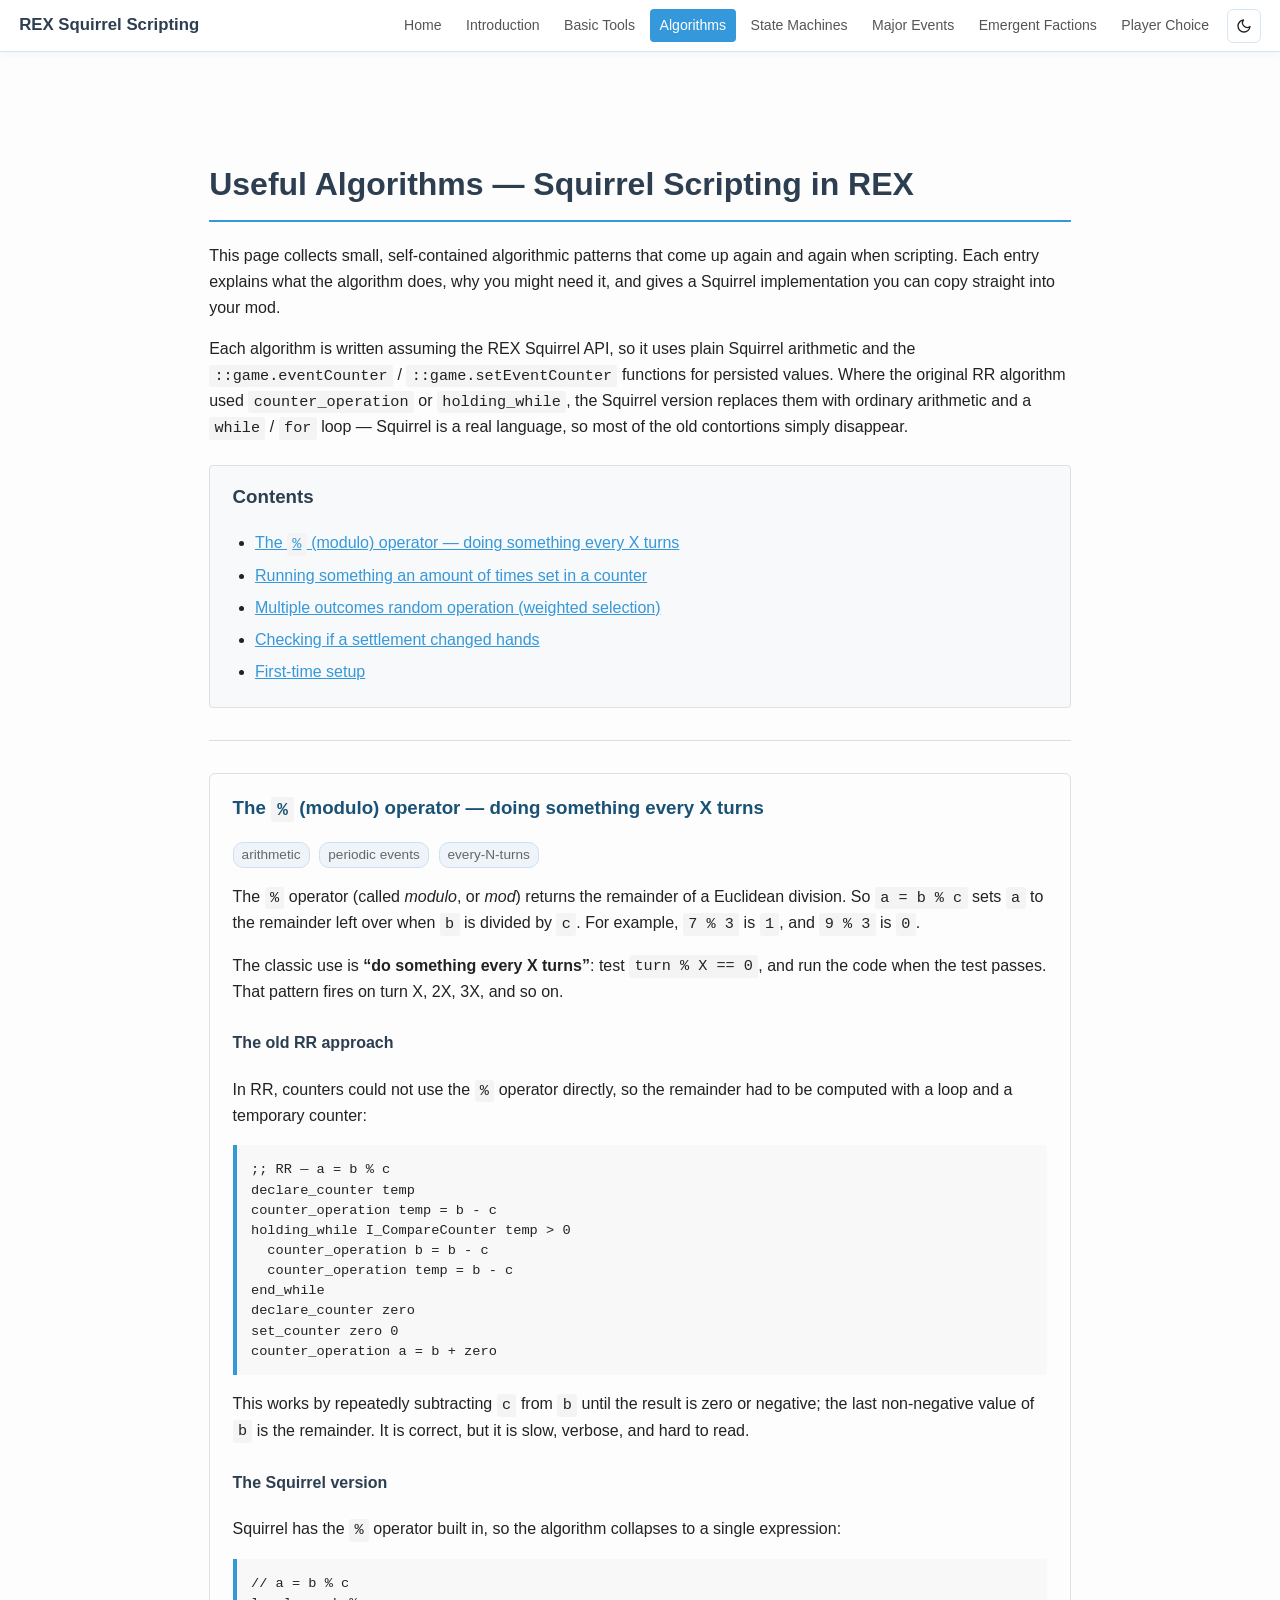
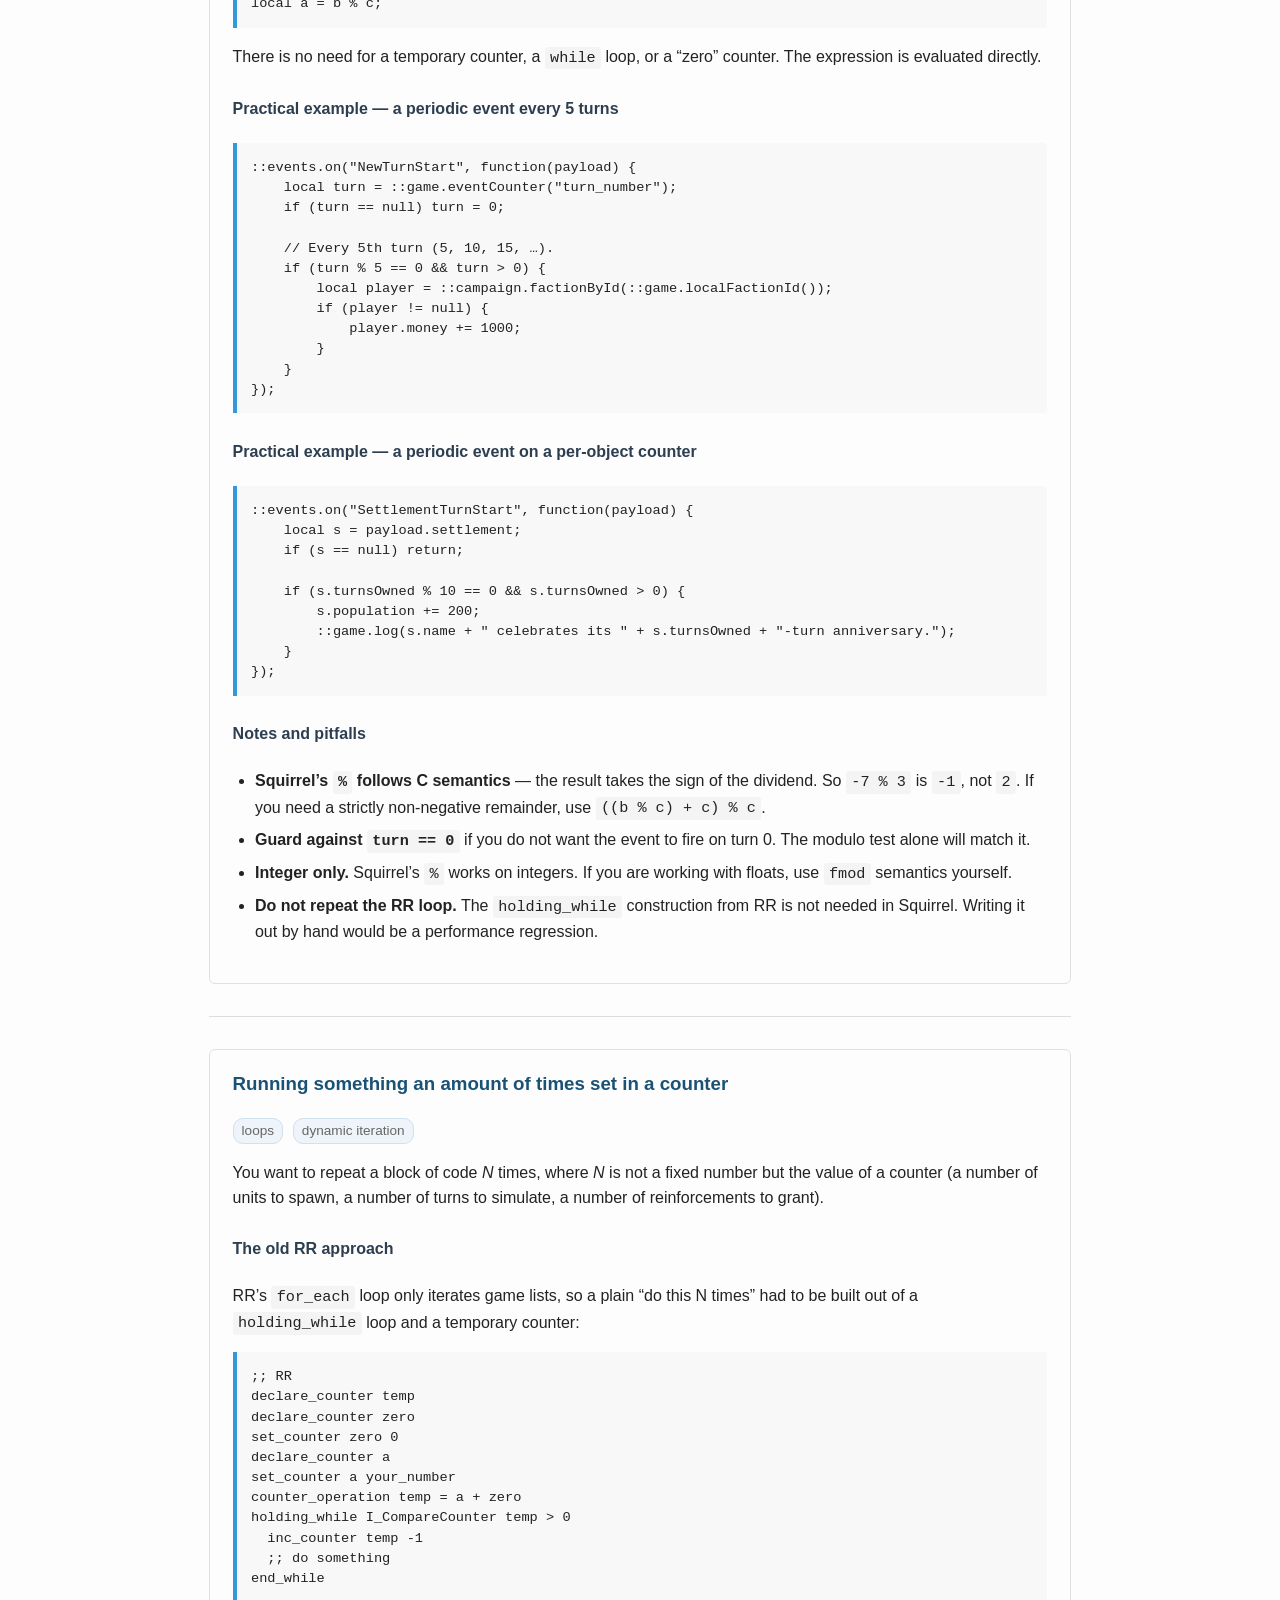
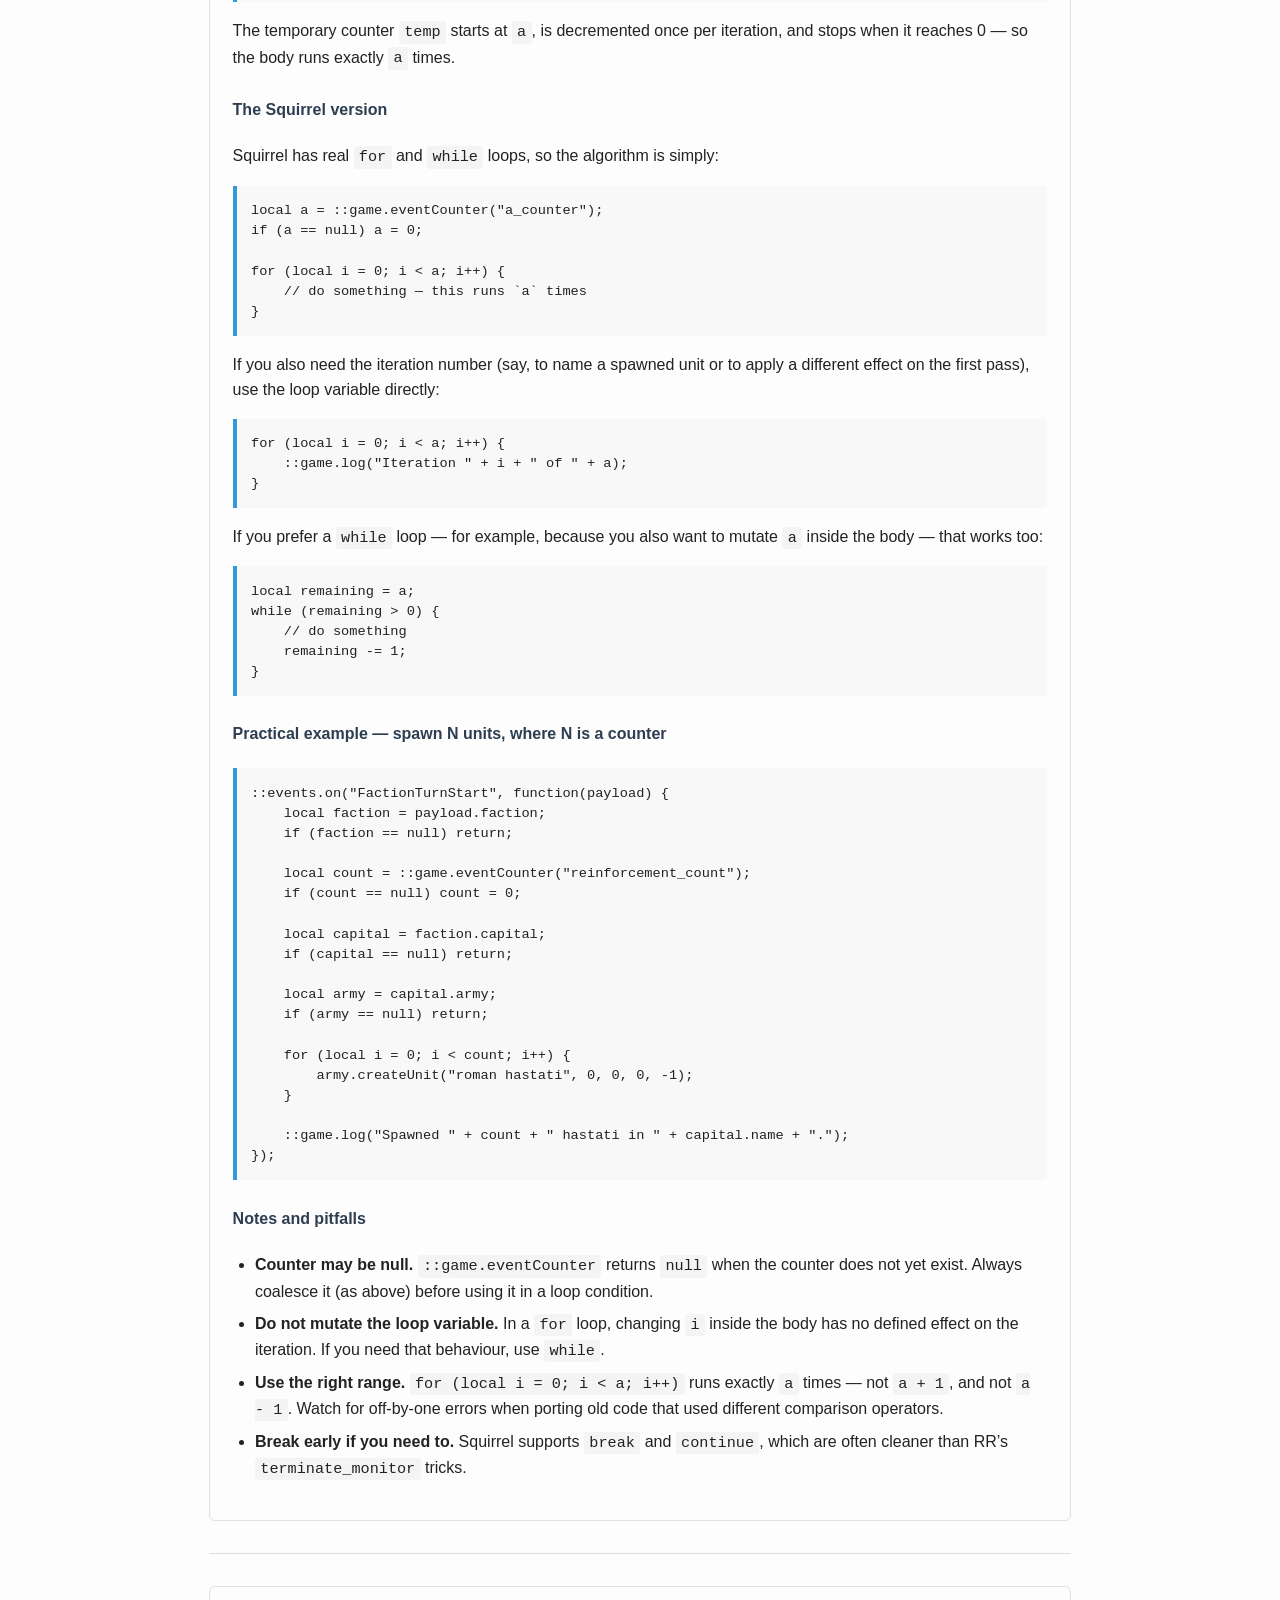
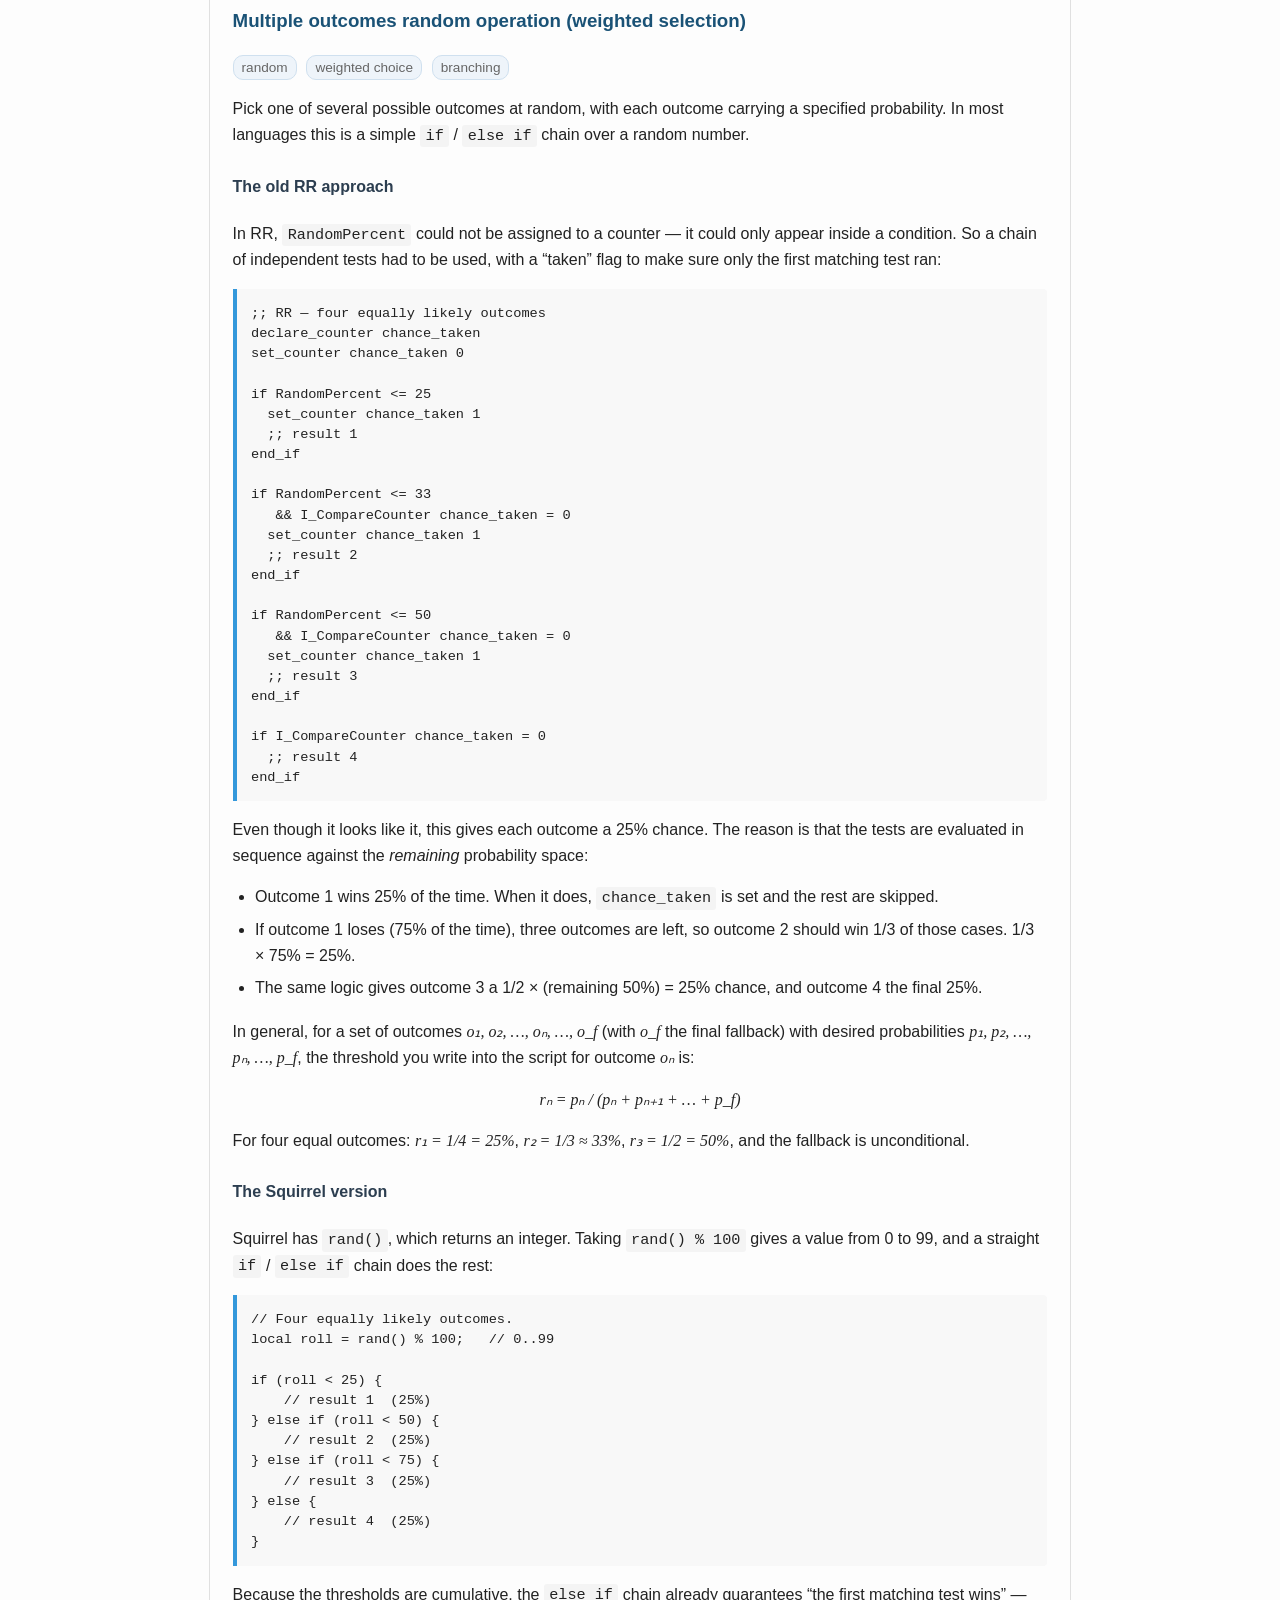
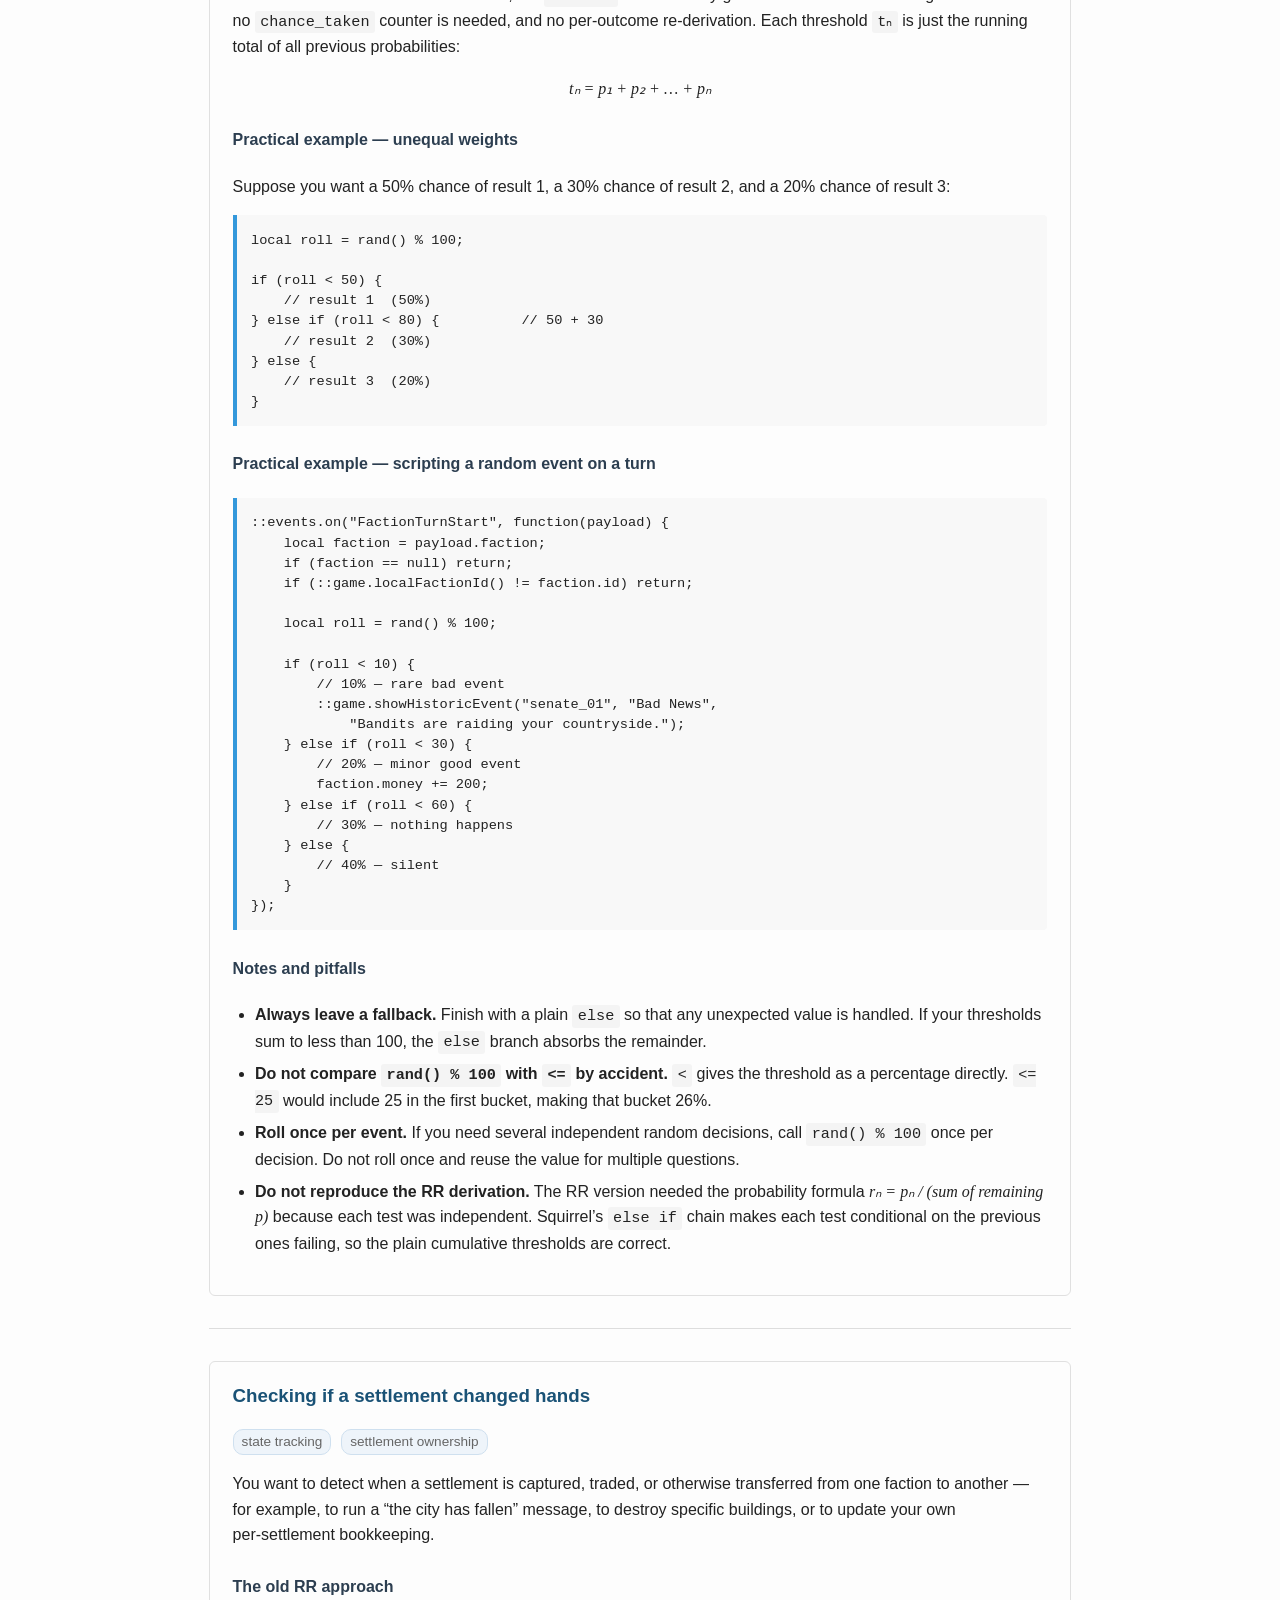
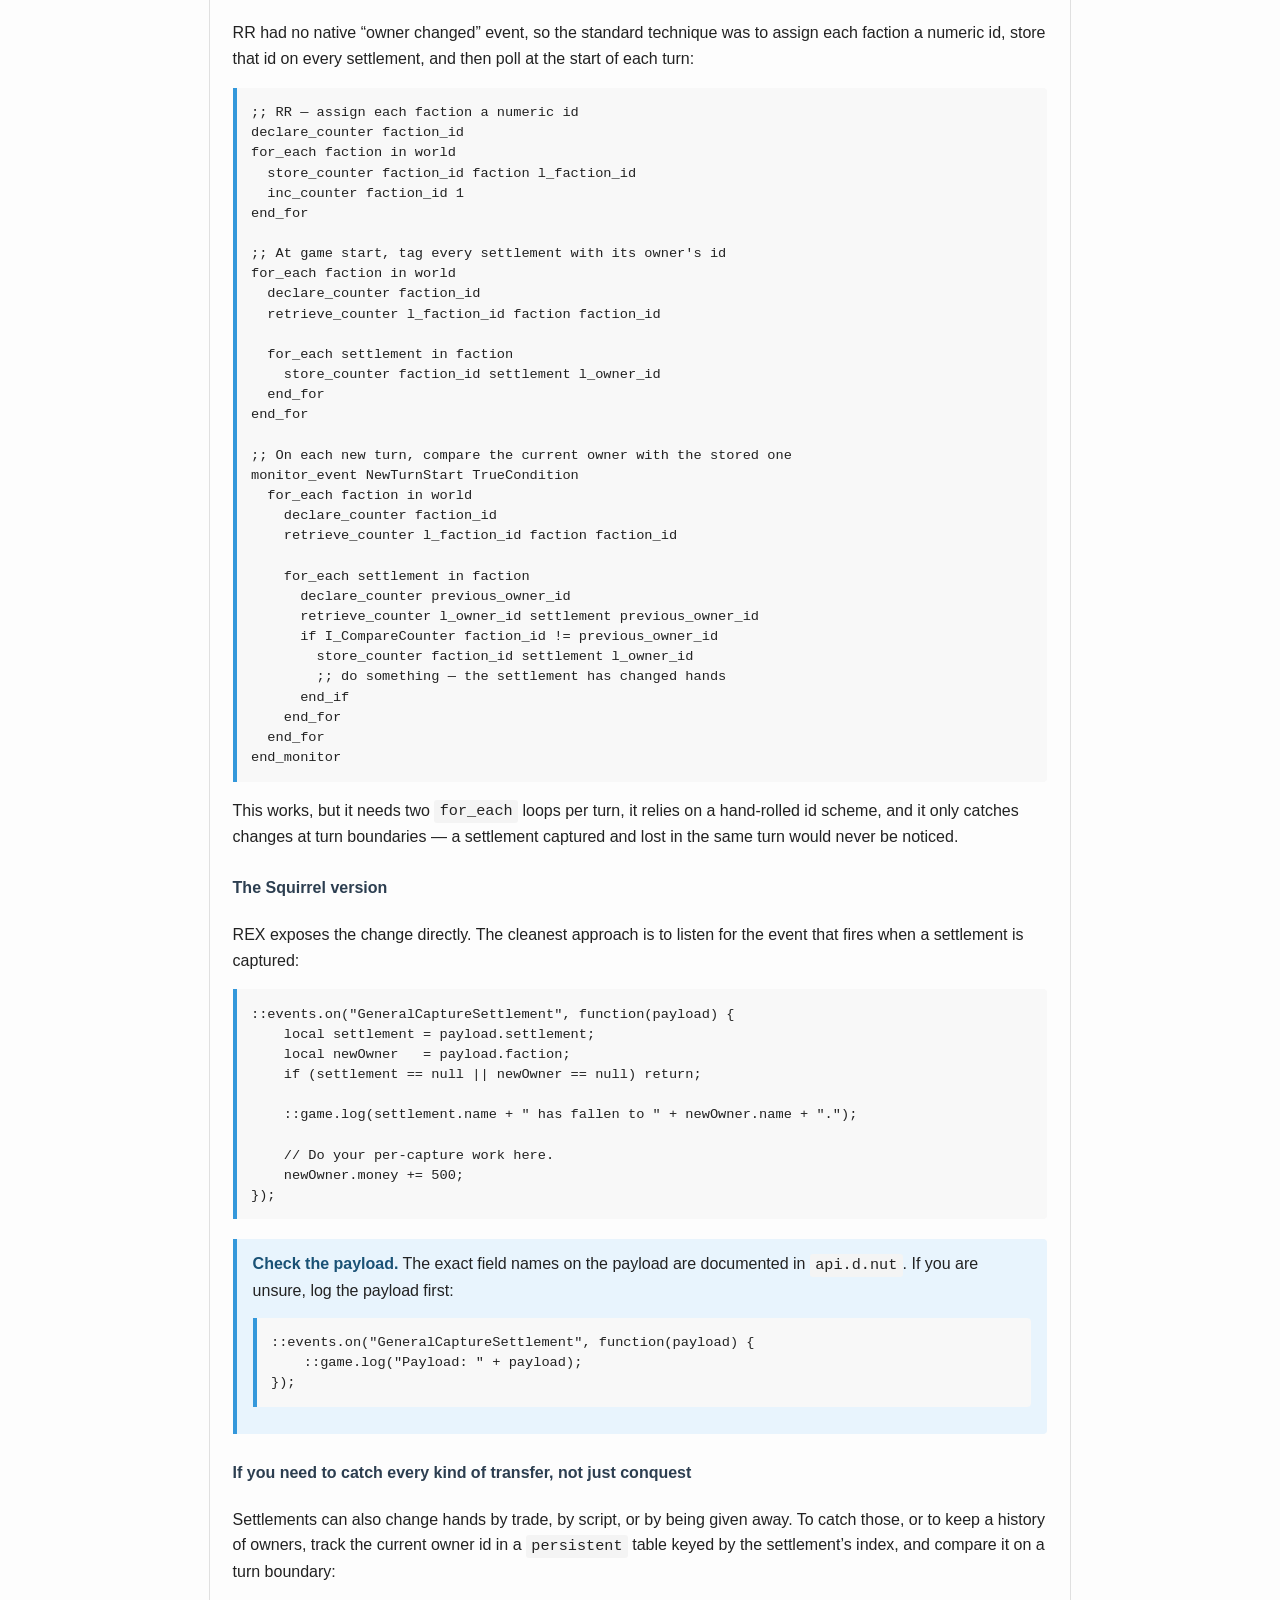
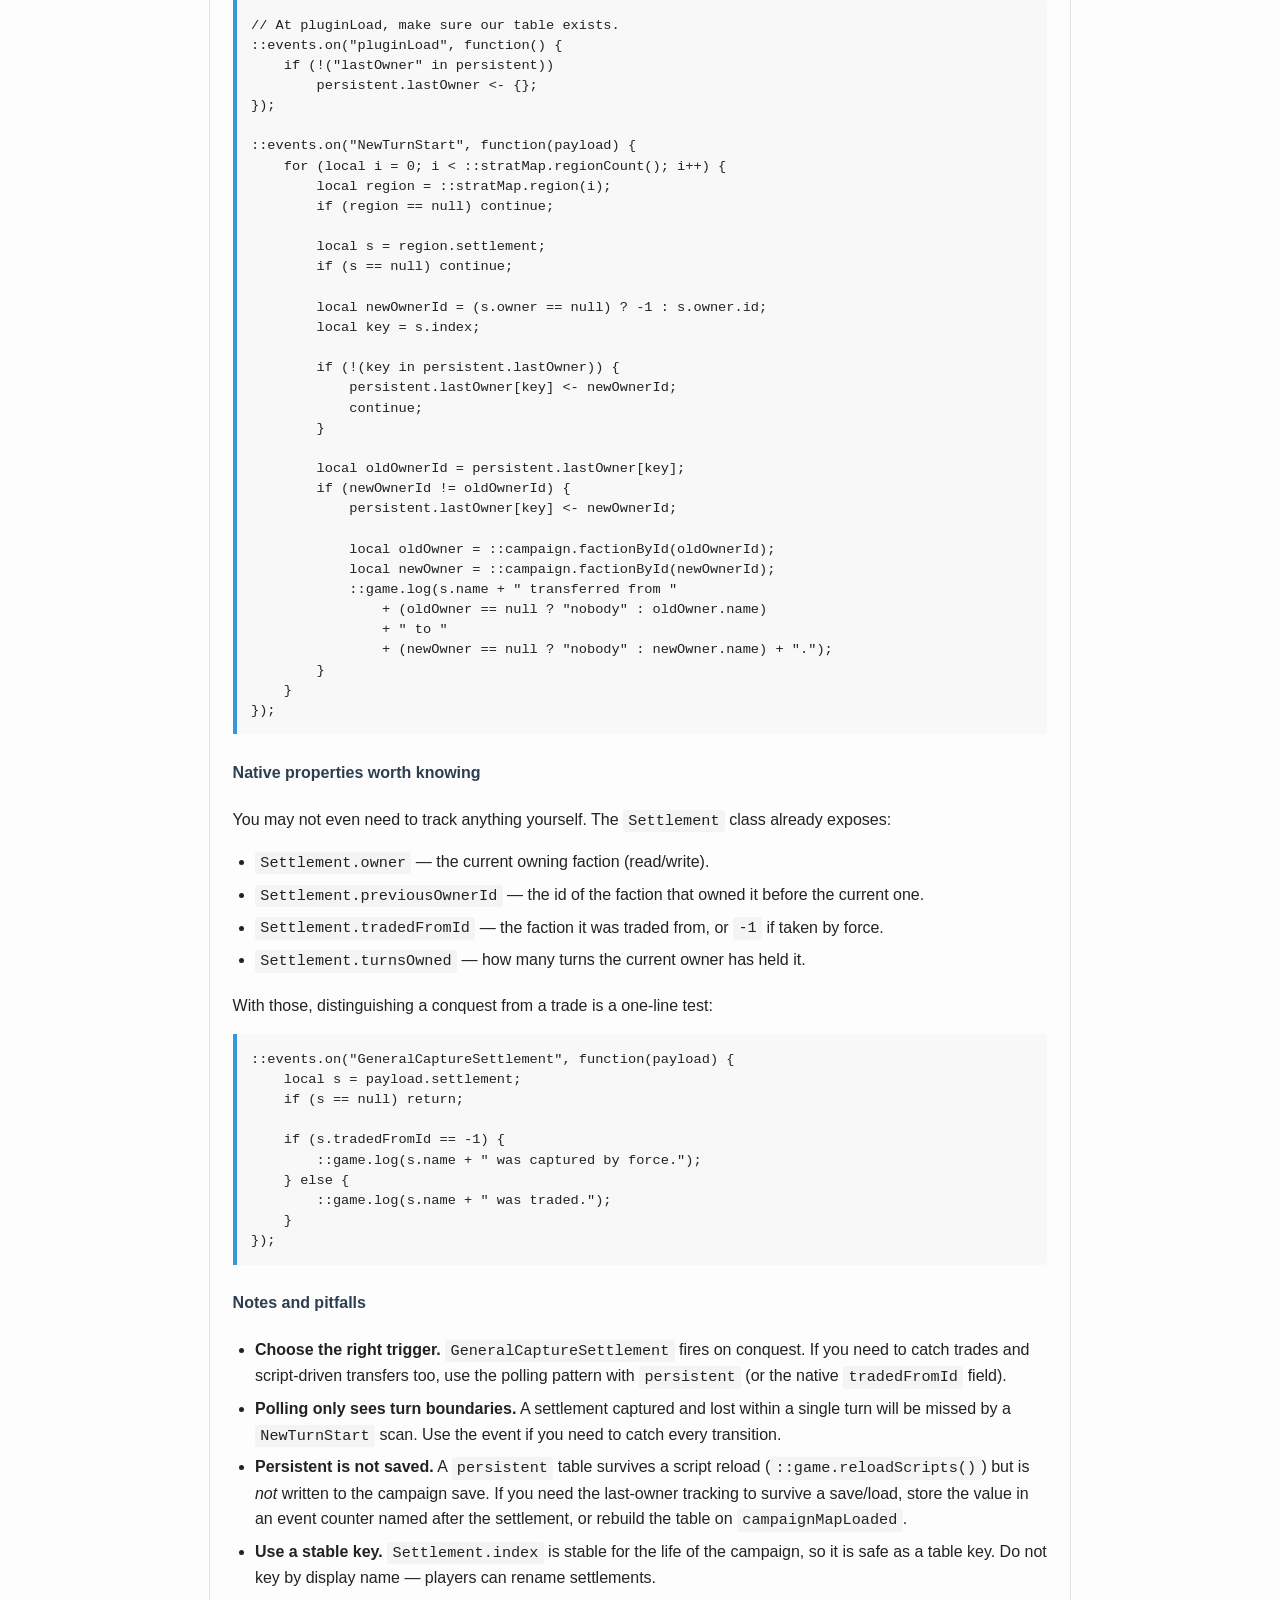
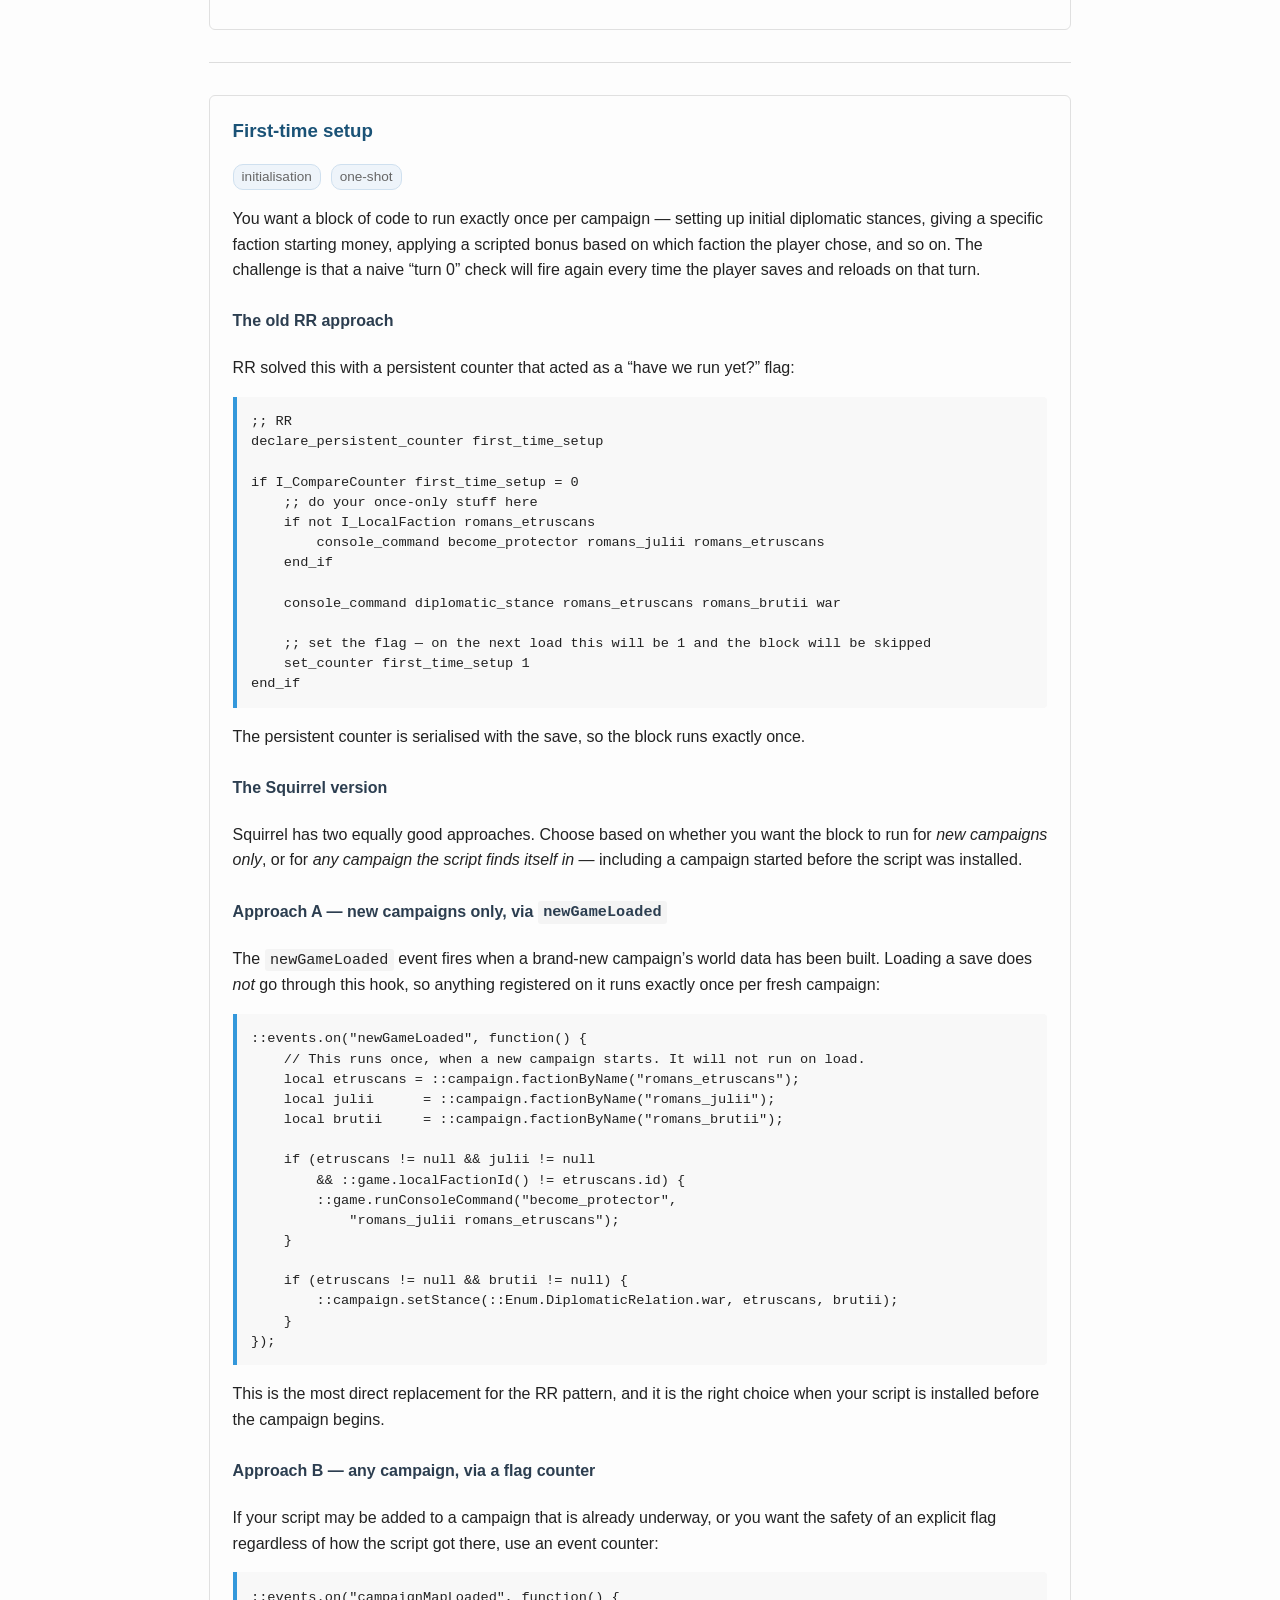
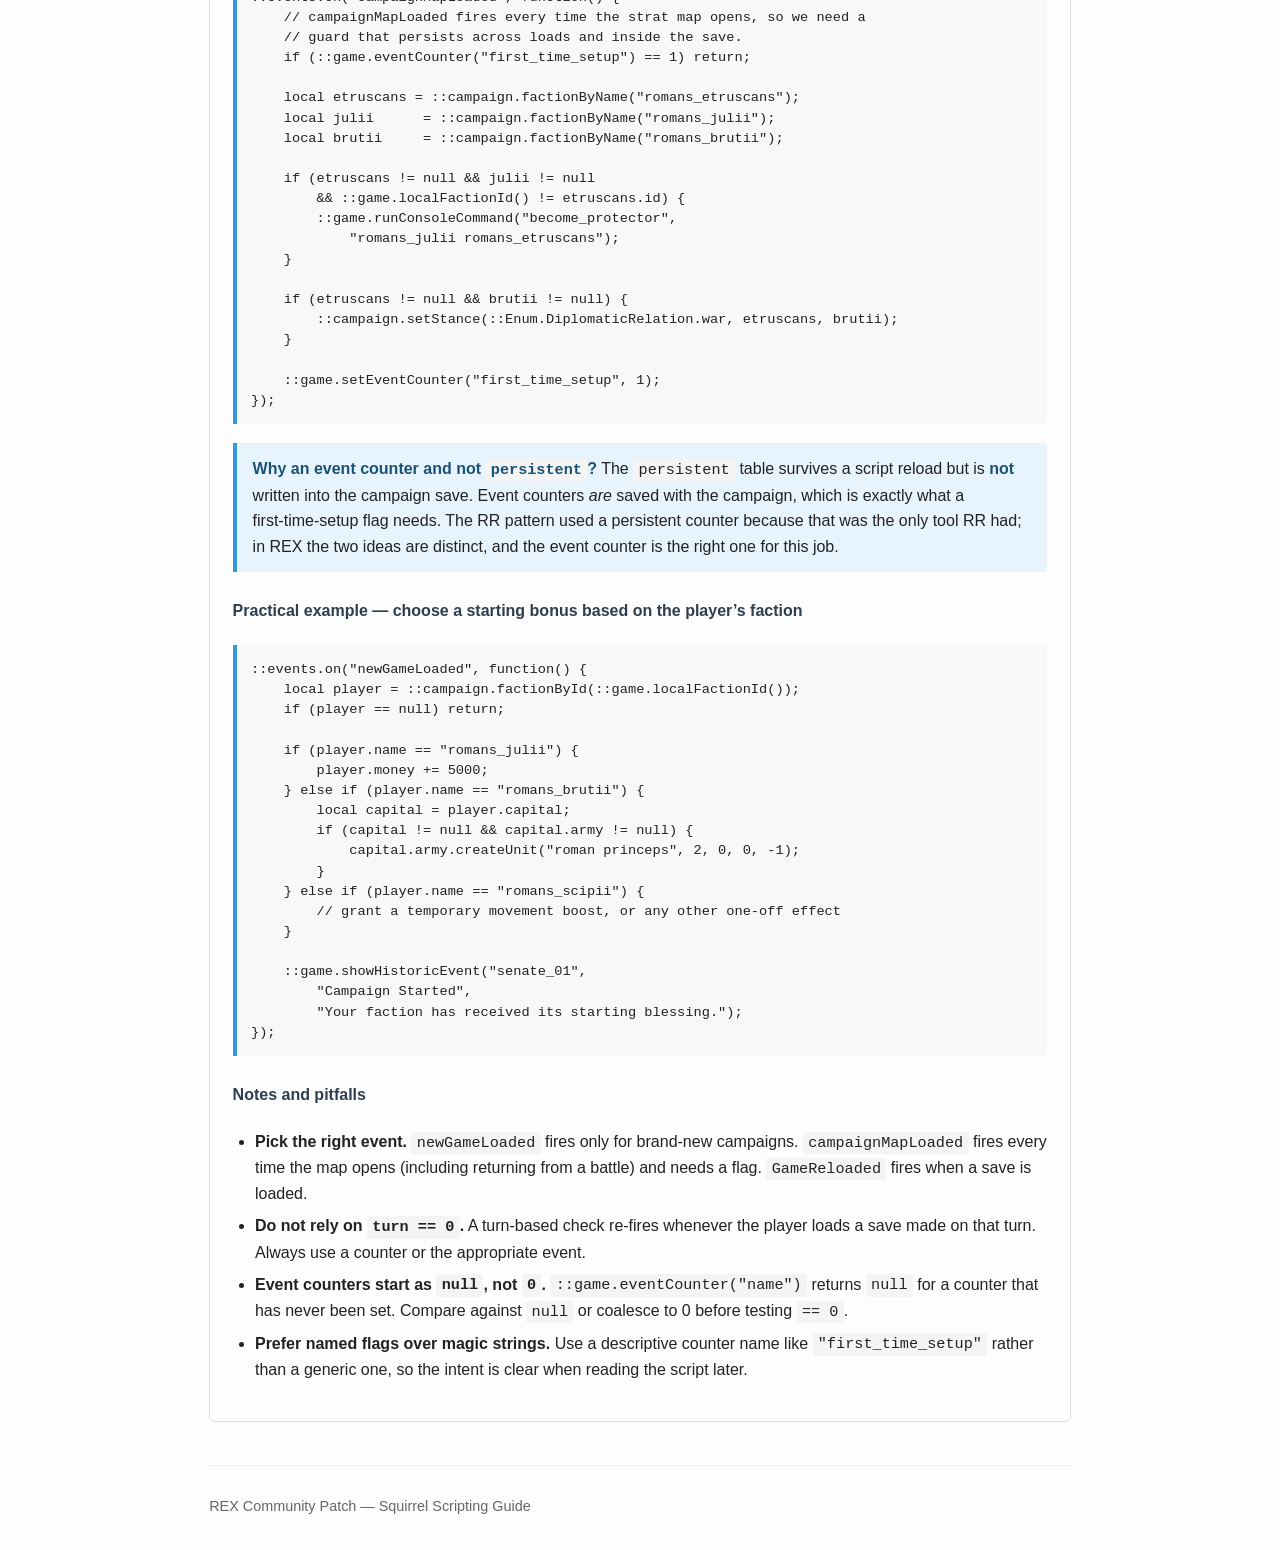
<file: useful-algorithms.html>
<!DOCTYPE html>
<html lang="en">
<head>
<meta charset="UTF-8">
<meta name="viewport" content="width=device-width, initial-scale=1">
<meta name="color-scheme" content="light dark">
<script>
  (function () {
    try {
      var saved = localStorage.getItem('rex-theme');
      var prefersDark = window.matchMedia && window.matchMedia('(prefers-color-scheme: dark)').matches;
      document.documentElement.setAttribute('data-theme', saved || (prefersDark ? 'dark' : 'light'));
    } catch (e) {
      document.documentElement.setAttribute('data-theme', 'light');
    }
  })();
</script>
<title>Useful Algorithms — Squirrel Scripting in REX</title>
<link rel="stylesheet" href="style.css">
<script src="navbar.js"></script>
</head>
<body>

<h1>Useful Algorithms — Squirrel Scripting in REX</h1>

<p>This page collects small, self‑contained algorithmic patterns that come up again and again when scripting. Each entry explains what the algorithm does, why you might need it, and gives a Squirrel implementation you can copy straight into your mod.</p>

<p>Each algorithm is written assuming the REX Squirrel API, so it uses plain Squirrel arithmetic and the <code>::game.eventCounter</code> / <code>::game.setEventCounter</code> functions for persisted values. Where the original RR algorithm used <code>counter_operation</code> or <code>holding_while</code>, the Squirrel version replaces them with ordinary arithmetic and a <code>while</code> / <code>for</code> loop — Squirrel is a real language, so most of the old contortions simply disappear.</p>

<div class="toc">
<h3>Contents</h3>
<ul>
  <li><a href="#modulo">The <code>%</code> (modulo) operator — doing something every X turns</a></li>
  <li><a href="#n-times">Running something an amount of times set in a counter</a></li>
  <li><a href="#weighted-random">Multiple outcomes random operation (weighted selection)</a></li>
  <li><a href="#settlement-changed">Checking if a settlement changed hands</a></li>
  <li><a href="#first-time">First‑time setup</a></li>
</ul>
</div>

<hr>

<div class="algo" id="modulo">
<h3>The <code>%</code> (modulo) operator — doing something every X turns</h3>
<div class="tags">
  <span>arithmetic</span>
  <span>periodic events</span>
  <span>every‑N‑turns</span>
</div>

<p>The <code>%</code> operator (called <em>modulo</em>, or <em>mod</em>) returns the remainder of a Euclidean division. So <code>a = b % c</code> sets <code>a</code> to the remainder left over when <code>b</code> is divided by <code>c</code>. For example, <code>7 % 3</code> is <code>1</code>, and <code>9 % 3</code> is <code>0</code>.</p>

<p>The classic use is <strong>“do something every X turns”</strong>: test <code>turn % X == 0</code>, and run the code when the test passes. That pattern fires on turn X, 2X, 3X, and so on.</p>

<h4>The old RR approach</h4>

<p>In RR, counters could not use the <code>%</code> operator directly, so the remainder had to be computed with a loop and a temporary counter:</p>

<pre><code>;; RR — a = b % c
declare_counter temp
counter_operation temp = b - c
holding_while I_CompareCounter temp &gt; 0
  counter_operation b = b - c
  counter_operation temp = b - c
end_while
declare_counter zero
set_counter zero 0
counter_operation a = b + zero</code></pre>

<p>This works by repeatedly subtracting <code>c</code> from <code>b</code> until the result is zero or negative; the last non‑negative value of <code>b</code> is the remainder. It is correct, but it is slow, verbose, and hard to read.</p>

<h4>The Squirrel version</h4>

<p>Squirrel has the <code>%</code> operator built in, so the algorithm collapses to a single expression:</p>

<pre><code>// a = b % c
local a = b % c;</code></pre>

<p>There is no need for a temporary counter, a <code>while</code> loop, or a “zero” counter. The expression is evaluated directly.</p>

<h4>Practical example — a periodic event every 5 turns</h4>

<pre><code>::events.on("NewTurnStart", function(payload) {
    local turn = ::game.eventCounter("turn_number");
    if (turn == null) turn = 0;

    // Every 5th turn (5, 10, 15, …).
    if (turn % 5 == 0 &amp;&amp; turn &gt; 0) {
        local player = ::campaign.factionById(::game.localFactionId());
        if (player != null) {
            player.money += 1000;
        }
    }
});</code></pre>

<h4>Practical example — a periodic event on a per‑object counter</h4>

<pre><code>::events.on("SettlementTurnStart", function(payload) {
    local s = payload.settlement;
    if (s == null) return;

    if (s.turnsOwned % 10 == 0 &amp;&amp; s.turnsOwned &gt; 0) {
        s.population += 200;
        ::game.log(s.name + " celebrates its " + s.turnsOwned + "-turn anniversary.");
    }
});</code></pre>

<h4>Notes and pitfalls</h4>

<ul>
  <li><strong>Squirrel’s <code>%</code> follows C semantics</strong> — the result takes the sign of the dividend. So <code>-7 % 3</code> is <code>-1</code>, not <code>2</code>. If you need a strictly non‑negative remainder, use <code>((b % c) + c) % c</code>.</li>
  <li><strong>Guard against <code>turn == 0</code></strong> if you do not want the event to fire on turn 0. The modulo test alone will match it.</li>
  <li><strong>Integer only.</strong> Squirrel’s <code>%</code> works on integers. If you are working with floats, use <code>fmod</code> semantics yourself.</li>
  <li><strong>Do not repeat the RR loop.</strong> The <code>holding_while</code> construction from RR is not needed in Squirrel. Writing it out by hand would be a performance regression.</li>
</ul>
</div>

<hr>

<div class="algo" id="n-times">
<h3>Running something an amount of times set in a counter</h3>
<div class="tags">
  <span>loops</span>
  <span>dynamic iteration</span>
</div>

<p>You want to repeat a block of code <em>N</em> times, where <em>N</em> is not a fixed number but the value of a counter (a number of units to spawn, a number of turns to simulate, a number of reinforcements to grant).</p>

<h4>The old RR approach</h4>

<p>RR’s <code>for_each</code> loop only iterates game lists, so a plain “do this N times” had to be built out of a <code>holding_while</code> loop and a temporary counter:</p>

<pre><code>;; RR
declare_counter temp
declare_counter zero
set_counter zero 0
declare_counter a
set_counter a your_number
counter_operation temp = a + zero
holding_while I_CompareCounter temp &gt; 0
  inc_counter temp -1
  ;; do something
end_while</code></pre>

<p>The temporary counter <code>temp</code> starts at <code>a</code>, is decremented once per iteration, and stops when it reaches 0 — so the body runs exactly <code>a</code> times.</p>

<h4>The Squirrel version</h4>

<p>Squirrel has real <code>for</code> and <code>while</code> loops, so the algorithm is simply:</p>

<pre><code>local a = ::game.eventCounter("a_counter");
if (a == null) a = 0;

for (local i = 0; i &lt; a; i++) {
    // do something — this runs `a` times
}</code></pre>

<p>If you also need the iteration number (say, to name a spawned unit or to apply a different effect on the first pass), use the loop variable directly:</p>

<pre><code>for (local i = 0; i &lt; a; i++) {
    ::game.log("Iteration " + i + " of " + a);
}</code></pre>

<p>If you prefer a <code>while</code> loop — for example, because you also want to mutate <code>a</code> inside the body — that works too:</p>

<pre><code>local remaining = a;
while (remaining &gt; 0) {
    // do something
    remaining -= 1;
}</code></pre>

<h4>Practical example — spawn N units, where N is a counter</h4>

<pre><code>::events.on("FactionTurnStart", function(payload) {
    local faction = payload.faction;
    if (faction == null) return;

    local count = ::game.eventCounter("reinforcement_count");
    if (count == null) count = 0;

    local capital = faction.capital;
    if (capital == null) return;

    local army = capital.army;
    if (army == null) return;

    for (local i = 0; i &lt; count; i++) {
        army.createUnit("roman hastati", 0, 0, 0, -1);
    }

    ::game.log("Spawned " + count + " hastati in " + capital.name + ".");
});</code></pre>

<h4>Notes and pitfalls</h4>

<ul>
  <li><strong>Counter may be null.</strong> <code>::game.eventCounter</code> returns <code>null</code> when the counter does not yet exist. Always coalesce it (as above) before using it in a loop condition.</li>
  <li><strong>Do not mutate the loop variable.</strong> In a <code>for</code> loop, changing <code>i</code> inside the body has no defined effect on the iteration. If you need that behaviour, use <code>while</code>.</li>
  <li><strong>Use the right range.</strong> <code>for (local i = 0; i &lt; a; i++)</code> runs exactly <code>a</code> times — not <code>a + 1</code>, and not <code>a - 1</code>. Watch for off‑by‑one errors when porting old code that used different comparison operators.</li>
  <li><strong>Break early if you need to.</strong> Squirrel supports <code>break</code> and <code>continue</code>, which are often cleaner than RR’s <code>terminate_monitor</code> tricks.</li>
</ul>
</div>

<hr>

<div class="algo" id="weighted-random">
<h3>Multiple outcomes random operation (weighted selection)</h3>
<div class="tags">
  <span>random</span>
  <span>weighted choice</span>
  <span>branching</span>
</div>

<p>Pick one of several possible outcomes at random, with each outcome carrying a specified probability. In most languages this is a simple <code>if</code> / <code>else if</code> chain over a random number.</p>

<h4>The old RR approach</h4>

<p>In RR, <code>RandomPercent</code> could not be assigned to a counter — it could only appear inside a condition. So a chain of independent tests had to be used, with a “taken” flag to make sure only the first matching test ran:</p>

<pre><code>;; RR — four equally likely outcomes
declare_counter chance_taken
set_counter chance_taken 0

if RandomPercent &lt;= 25
  set_counter chance_taken 1
  ;; result 1
end_if

if RandomPercent &lt;= 33
   &amp;&amp; I_CompareCounter chance_taken = 0
  set_counter chance_taken 1
  ;; result 2
end_if

if RandomPercent &lt;= 50
   &amp;&amp; I_CompareCounter chance_taken = 0
  set_counter chance_taken 1
  ;; result 3
end_if

if I_CompareCounter chance_taken = 0
  ;; result 4
end_if</code></pre>

<p>Even though it looks like it, this gives each outcome a 25% chance. The reason is that the tests are evaluated in sequence against the <em>remaining</em> probability space:</p>

<ul>
  <li>Outcome 1 wins 25% of the time. When it does, <code>chance_taken</code> is set and the rest are skipped.</li>
  <li>If outcome 1 loses (75% of the time), three outcomes are left, so outcome 2 should win 1/3 of those cases. 1/3 × 75% = 25%.</li>
  <li>The same logic gives outcome 3 a 1/2 × (remaining 50%) = 25% chance, and outcome 4 the final 25%.</li>
</ul>

<p>In general, for a set of outcomes <span class="math">o₁, o₂, …, oₙ, …, o_f</span> (with <span class="math">o_f</span> the final fallback) with desired probabilities <span class="math">p₁, p₂, …, pₙ, …, p_f</span>, the threshold you write into the script for outcome <span class="math">oₙ</span> is:</p>

<p style="text-align:center;"><span class="math">rₙ = pₙ / (pₙ + pₙ₊₁ + … + p_f)</span></p>

<p>For four equal outcomes: <span class="math">r₁ = 1/4 = 25%</span>, <span class="math">r₂ = 1/3 ≈ 33%</span>, <span class="math">r₃ = 1/2 = 50%</span>, and the fallback is unconditional.</p>

<h4>The Squirrel version</h4>

<p>Squirrel has <code>rand()</code>, which returns an integer. Taking <code>rand() % 100</code> gives a value from 0 to 99, and a straight <code>if</code> / <code>else if</code> chain does the rest:</p>

<pre><code>// Four equally likely outcomes.
local roll = rand() % 100;   // 0..99

if (roll &lt; 25) {
    // result 1  (25%)
} else if (roll &lt; 50) {
    // result 2  (25%)
} else if (roll &lt; 75) {
    // result 3  (25%)
} else {
    // result 4  (25%)
}</code></pre>

<p>Because the thresholds are cumulative, the <code>else if</code> chain already guarantees “the first matching test wins” — no <code>chance_taken</code> counter is needed, and no per‑outcome re‑derivation. Each threshold <code>tₙ</code> is just the running total of all previous probabilities:</p>

<p style="text-align:center;"><span class="math">tₙ = p₁ + p₂ + … + pₙ</span></p>

<h4>Practical example — unequal weights</h4>

<p>Suppose you want a 50% chance of result 1, a 30% chance of result 2, and a 20% chance of result 3:</p>

<pre><code>local roll = rand() % 100;

if (roll &lt; 50) {
    // result 1  (50%)
} else if (roll &lt; 80) {          // 50 + 30
    // result 2  (30%)
} else {
    // result 3  (20%)
}</code></pre>

<h4>Practical example — scripting a random event on a turn</h4>

<pre><code>::events.on("FactionTurnStart", function(payload) {
    local faction = payload.faction;
    if (faction == null) return;
    if (::game.localFactionId() != faction.id) return;

    local roll = rand() % 100;

    if (roll &lt; 10) {
        // 10% — rare bad event
        ::game.showHistoricEvent("senate_01", "Bad News",
            "Bandits are raiding your countryside.");
    } else if (roll &lt; 30) {
        // 20% — minor good event
        faction.money += 200;
    } else if (roll &lt; 60) {
        // 30% — nothing happens
    } else {
        // 40% — silent
    }
});</code></pre>

<h4>Notes and pitfalls</h4>

<ul>
  <li><strong>Always leave a fallback.</strong> Finish with a plain <code>else</code> so that any unexpected value is handled. If your thresholds sum to less than 100, the <code>else</code> branch absorbs the remainder.</li>
  <li><strong>Do not compare <code>rand() % 100</code> with <code>&lt;=</code> by accident.</strong> <code>&lt;</code> gives the threshold as a percentage directly. <code>&lt;= 25</code> would include 25 in the first bucket, making that bucket 26%.</li>
  <li><strong>Roll once per event.</strong> If you need several independent random decisions, call <code>rand() % 100</code> once per decision. Do not roll once and reuse the value for multiple questions.</li>
  <li><strong>Do not reproduce the RR derivation.</strong> The RR version needed the probability formula <span class="math">rₙ = pₙ / (sum of remaining p)</span> because each test was independent. Squirrel’s <code>else if</code> chain makes each test conditional on the previous ones failing, so the plain cumulative thresholds are correct.</li>
</ul>
</div>

<hr>

<div class="algo" id="settlement-changed">
<h3>Checking if a settlement changed hands</h3>
<div class="tags">
  <span>state tracking</span>
  <span>settlement ownership</span>
</div>

<p>You want to detect when a settlement is captured, traded, or otherwise transferred from one faction to another — for example, to run a “the city has fallen” message, to destroy specific buildings, or to update your own per‑settlement bookkeeping.</p>

<h4>The old RR approach</h4>

<p>RR had no native “owner changed” event, so the standard technique was to assign each faction a numeric id, store that id on every settlement, and then poll at the start of each turn:</p>

<pre><code>;; RR — assign each faction a numeric id
declare_counter faction_id
for_each faction in world
  store_counter faction_id faction l_faction_id
  inc_counter faction_id 1
end_for

;; At game start, tag every settlement with its owner's id
for_each faction in world
  declare_counter faction_id
  retrieve_counter l_faction_id faction faction_id

  for_each settlement in faction
    store_counter faction_id settlement l_owner_id
  end_for
end_for

;; On each new turn, compare the current owner with the stored one
monitor_event NewTurnStart TrueCondition
  for_each faction in world
    declare_counter faction_id
    retrieve_counter l_faction_id faction faction_id

    for_each settlement in faction
      declare_counter previous_owner_id
      retrieve_counter l_owner_id settlement previous_owner_id
      if I_CompareCounter faction_id != previous_owner_id
        store_counter faction_id settlement l_owner_id
        ;; do something — the settlement has changed hands
      end_if
    end_for
  end_for
end_monitor</code></pre>

<p>This works, but it needs two <code>for_each</code> loops per turn, it relies on a hand‑rolled id scheme, and it only catches changes at turn boundaries — a settlement captured and lost in the same turn would never be noticed.</p>

<h4>The Squirrel version</h4>

<p>REX exposes the change directly. The cleanest approach is to listen for the event that fires when a settlement is captured:</p>

<pre><code>::events.on("GeneralCaptureSettlement", function(payload) {
    local settlement = payload.settlement;
    local newOwner   = payload.faction;
    if (settlement == null || newOwner == null) return;

    ::game.log(settlement.name + " has fallen to " + newOwner.name + ".");

    // Do your per-capture work here.
    newOwner.money += 500;
});</code></pre>

<div class="note">
<strong>Check the payload.</strong> The exact field names on the payload are documented in <code>api.d.nut</code>. If you are unsure, log the payload first:
<pre><code>::events.on("GeneralCaptureSettlement", function(payload) {
    ::game.log("Payload: " + payload);
});</code></pre>
</div>

<h4>If you need to catch every kind of transfer, not just conquest</h4>

<p>Settlements can also change hands by trade, by script, or by being given away. To catch those, or to keep a history of owners, track the current owner id in a <code>persistent</code> table keyed by the settlement’s index, and compare it on a turn boundary:</p>

<pre><code>// At pluginLoad, make sure our table exists.
::events.on("pluginLoad", function() {
    if (!("lastOwner" in persistent))
        persistent.lastOwner &lt;- {};
});

::events.on("NewTurnStart", function(payload) {
    for (local i = 0; i &lt; ::stratMap.regionCount(); i++) {
        local region = ::stratMap.region(i);
        if (region == null) continue;

        local s = region.settlement;
        if (s == null) continue;

        local newOwnerId = (s.owner == null) ? -1 : s.owner.id;
        local key = s.index;

        if (!(key in persistent.lastOwner)) {
            persistent.lastOwner[key] &lt;- newOwnerId;
            continue;
        }

        local oldOwnerId = persistent.lastOwner[key];
        if (newOwnerId != oldOwnerId) {
            persistent.lastOwner[key] &lt;- newOwnerId;

            local oldOwner = ::campaign.factionById(oldOwnerId);
            local newOwner = ::campaign.factionById(newOwnerId);
            ::game.log(s.name + " transferred from "
                + (oldOwner == null ? "nobody" : oldOwner.name)
                + " to "
                + (newOwner == null ? "nobody" : newOwner.name) + ".");
        }
    }
});</code></pre>

<h4>Native properties worth knowing</h4>

<p>You may not even need to track anything yourself. The <code>Settlement</code> class already exposes:</p>

<ul>
  <li><code>Settlement.owner</code> — the current owning faction (read/write).</li>
  <li><code>Settlement.previousOwnerId</code> — the id of the faction that owned it before the current one.</li>
  <li><code>Settlement.tradedFromId</code> — the faction it was traded from, or <code>-1</code> if taken by force.</li>
  <li><code>Settlement.turnsOwned</code> — how many turns the current owner has held it.</li>
</ul>

<p>With those, distinguishing a conquest from a trade is a one‑line test:</p>

<pre><code>::events.on("GeneralCaptureSettlement", function(payload) {
    local s = payload.settlement;
    if (s == null) return;

    if (s.tradedFromId == -1) {
        ::game.log(s.name + " was captured by force.");
    } else {
        ::game.log(s.name + " was traded.");
    }
});</code></pre>

<h4>Notes and pitfalls</h4>

<ul>
  <li><strong>Choose the right trigger.</strong> <code>GeneralCaptureSettlement</code> fires on conquest. If you need to catch trades and script‑driven transfers too, use the polling pattern with <code>persistent</code> (or the native <code>tradedFromId</code> field).</li>
  <li><strong>Polling only sees turn boundaries.</strong> A settlement captured and lost within a single turn will be missed by a <code>NewTurnStart</code> scan. Use the event if you need to catch every transition.</li>
  <li><strong>Persistent is not saved.</strong> A <code>persistent</code> table survives a script reload (<code>::game.reloadScripts()</code>) but is <em>not</em> written to the campaign save. If you need the last‑owner tracking to survive a save/load, store the value in an event counter named after the settlement, or rebuild the table on <code>campaignMapLoaded</code>.</li>
  <li><strong>Use a stable key.</strong> <code>Settlement.index</code> is stable for the life of the campaign, so it is safe as a table key. Do not key by display name — players can rename settlements.</li>
</ul>
</div>

<hr>

<div class="algo" id="first-time">
<h3>First‑time setup</h3>
<div class="tags">
  <span>initialisation</span>
  <span>one‑shot</span>
</div>

<p>You want a block of code to run exactly once per campaign — setting up initial diplomatic stances, giving a specific faction starting money, applying a scripted bonus based on which faction the player chose, and so on. The challenge is that a naive “turn 0” check will fire again every time the player saves and reloads on that turn.</p>

<h4>The old RR approach</h4>

<p>RR solved this with a persistent counter that acted as a “have we run yet?” flag:</p>

<pre><code>;; RR
declare_persistent_counter first_time_setup

if I_CompareCounter first_time_setup = 0
    ;; do your once‑only stuff here
    if not I_LocalFaction romans_etruscans
        console_command become_protector romans_julii romans_etruscans
    end_if

    console_command diplomatic_stance romans_etruscans romans_brutii war

    ;; set the flag — on the next load this will be 1 and the block will be skipped
    set_counter first_time_setup 1
end_if</code></pre>

<p>The persistent counter is serialised with the save, so the block runs exactly once.</p>

<h4>The Squirrel version</h4>

<p>Squirrel has two equally good approaches. Choose based on whether you want the block to run for <em>new campaigns only</em>, or for <em>any campaign the script finds itself in</em> — including a campaign started before the script was installed.</p>

<h4>Approach A — new campaigns only, via <code>newGameLoaded</code></h4>

<p>The <code>newGameLoaded</code> event fires when a brand‑new campaign’s world data has been built. Loading a save does <em>not</em> go through this hook, so anything registered on it runs exactly once per fresh campaign:</p>

<pre><code>::events.on("newGameLoaded", function() {
    // This runs once, when a new campaign starts. It will not run on load.
    local etruscans = ::campaign.factionByName("romans_etruscans");
    local julii      = ::campaign.factionByName("romans_julii");
    local brutii     = ::campaign.factionByName("romans_brutii");

    if (etruscans != null &amp;&amp; julii != null
        &amp;&amp; ::game.localFactionId() != etruscans.id) {
        ::game.runConsoleCommand("become_protector",
            "romans_julii romans_etruscans");
    }

    if (etruscans != null &amp;&amp; brutii != null) {
        ::campaign.setStance(::Enum.DiplomaticRelation.war, etruscans, brutii);
    }
});</code></pre>

<p>This is the most direct replacement for the RR pattern, and it is the right choice when your script is installed before the campaign begins.</p>

<h4>Approach B — any campaign, via a flag counter</h4>

<p>If your script may be added to a campaign that is already underway, or you want the safety of an explicit flag regardless of how the script got there, use an event counter:</p>

<pre><code>::events.on("campaignMapLoaded", function() {
    // campaignMapLoaded fires every time the strat map opens, so we need a
    // guard that persists across loads and inside the save.
    if (::game.eventCounter("first_time_setup") == 1) return;

    local etruscans = ::campaign.factionByName("romans_etruscans");
    local julii      = ::campaign.factionByName("romans_julii");
    local brutii     = ::campaign.factionByName("romans_brutii");

    if (etruscans != null &amp;&amp; julii != null
        &amp;&amp; ::game.localFactionId() != etruscans.id) {
        ::game.runConsoleCommand("become_protector",
            "romans_julii romans_etruscans");
    }

    if (etruscans != null &amp;&amp; brutii != null) {
        ::campaign.setStance(::Enum.DiplomaticRelation.war, etruscans, brutii);
    }

    ::game.setEventCounter("first_time_setup", 1);
});</code></pre>

<div class="note">
<strong>Why an event counter and not <code>persistent</code>?</strong> The <code>persistent</code> table survives a script reload but is <strong>not</strong> written into the campaign save. Event counters <em>are</em> saved with the campaign, which is exactly what a first‑time‑setup flag needs. The RR pattern used a persistent counter because that was the only tool RR had; in REX the two ideas are distinct, and the event counter is the right one for this job.
</div>

<h4>Practical example — choose a starting bonus based on the player’s faction</h4>

<pre><code>::events.on("newGameLoaded", function() {
    local player = ::campaign.factionById(::game.localFactionId());
    if (player == null) return;

    if (player.name == "romans_julii") {
        player.money += 5000;
    } else if (player.name == "romans_brutii") {
        local capital = player.capital;
        if (capital != null &amp;&amp; capital.army != null) {
            capital.army.createUnit("roman princeps", 2, 0, 0, -1);
        }
    } else if (player.name == "romans_scipii") {
        // grant a temporary movement boost, or any other one‑off effect
    }

    ::game.showHistoricEvent("senate_01",
        "Campaign Started",
        "Your faction has received its starting blessing.");
});</code></pre>

<h4>Notes and pitfalls</h4>

<ul>
  <li><strong>Pick the right event.</strong> <code>newGameLoaded</code> fires only for brand‑new campaigns. <code>campaignMapLoaded</code> fires every time the map opens (including returning from a battle) and needs a flag. <code>GameReloaded</code> fires when a save is loaded.</li>
  <li><strong>Do not rely on <code>turn == 0</code>.</strong> A turn‑based check re‑fires whenever the player loads a save made on that turn. Always use a counter or the appropriate event.</li>
  <li><strong>Event counters start as <code>null</code>, not <code>0</code>.</strong> <code>::game.eventCounter("name")</code> returns <code>null</code> for a counter that has never been set. Compare against <code>null</code> or coalesce to 0 before testing <code>== 0</code>.</li>
  <li><strong>Prefer named flags over magic strings.</strong> Use a descriptive counter name like <code>"first_time_setup"</code> rather than a generic one, so the intent is clear when reading the script later.</li>
</ul>
</div>

<div class="footer">
  <p>REX Community Patch — Squirrel Scripting Guide</p>
</div>

</body>
</html>
</file>
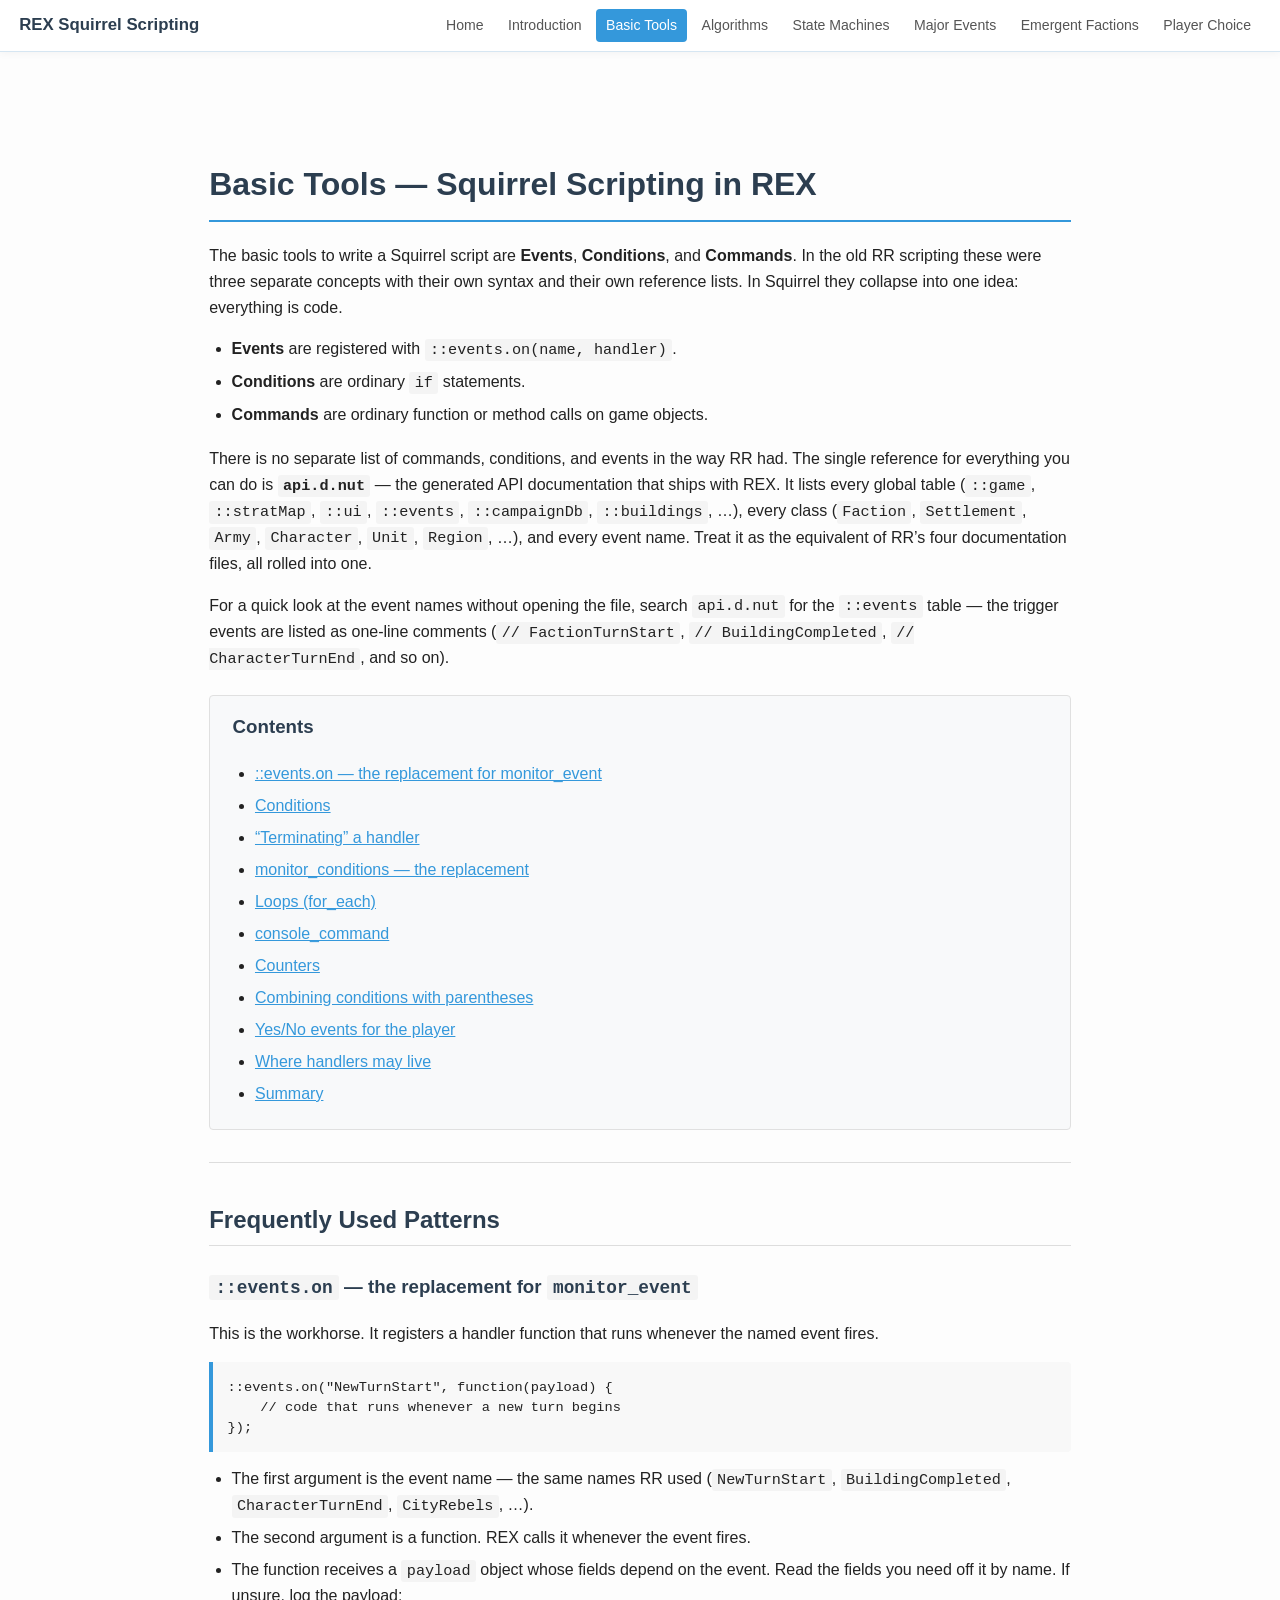
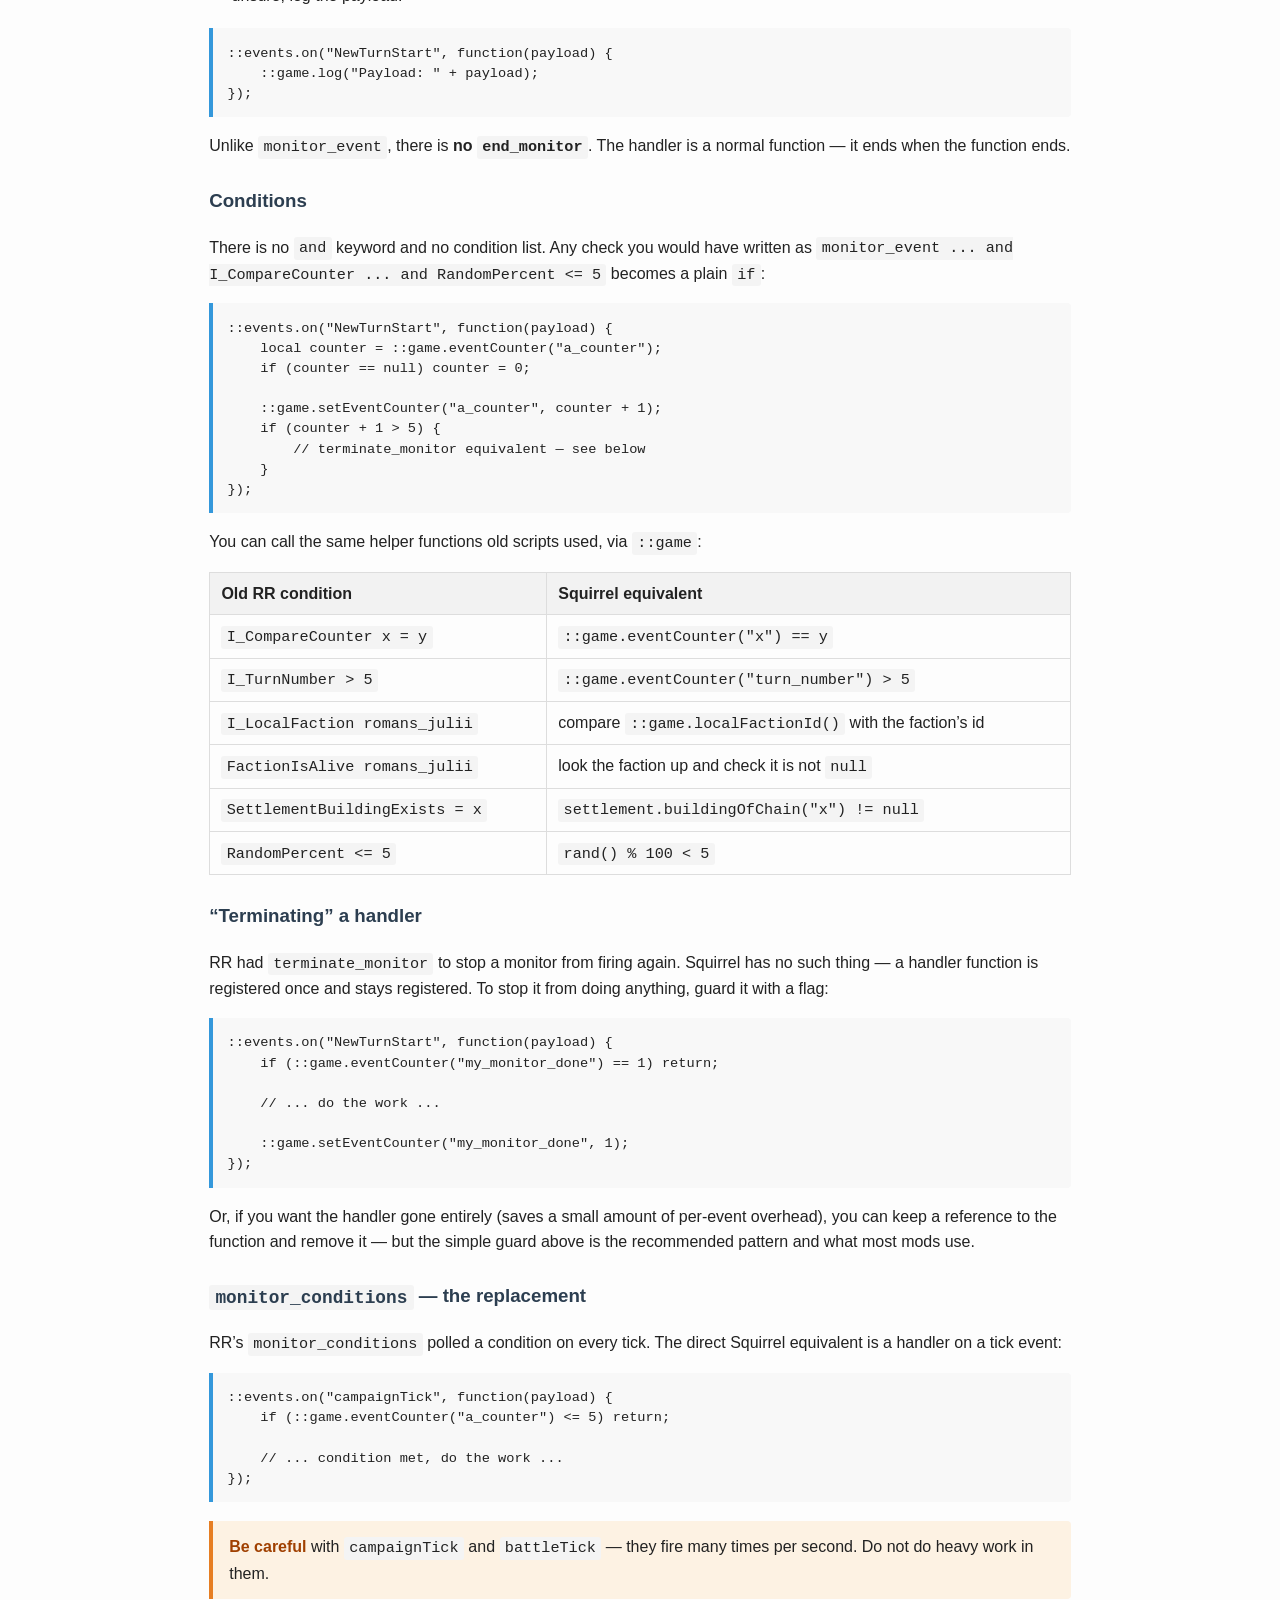
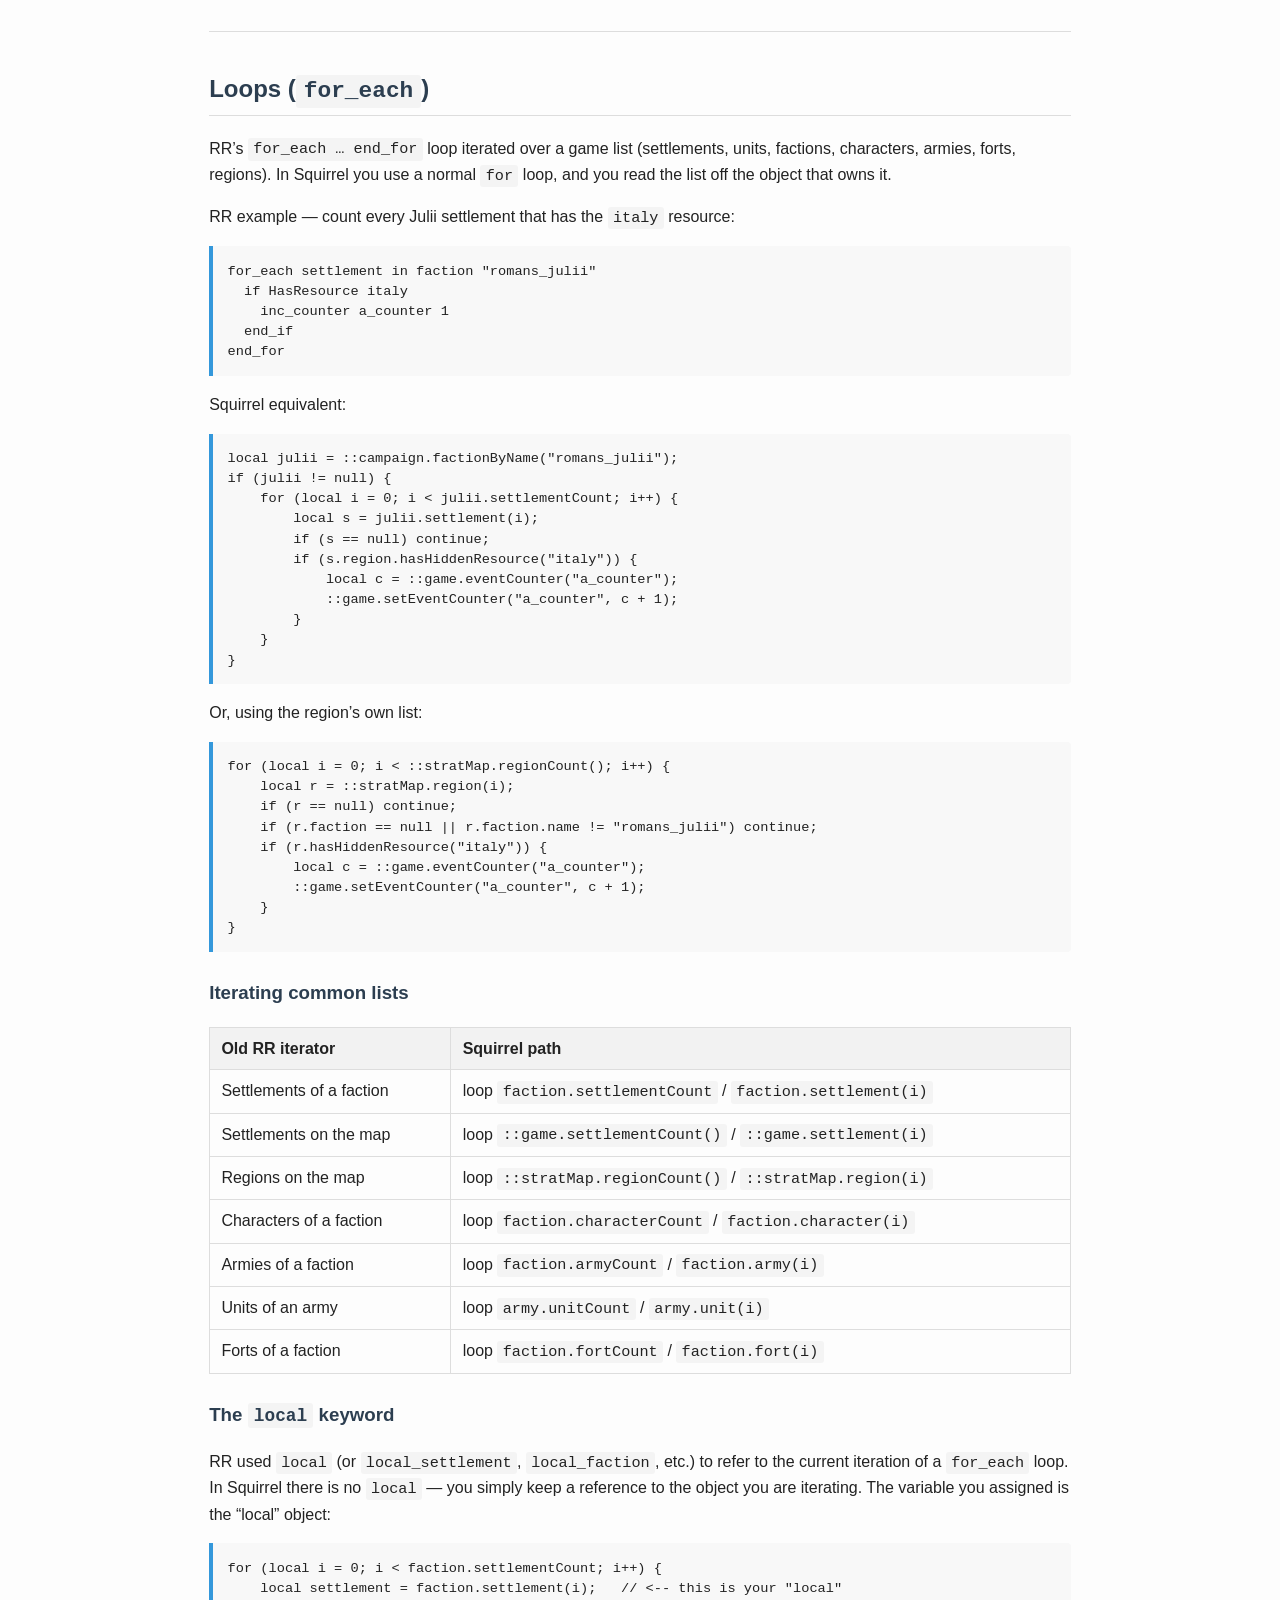
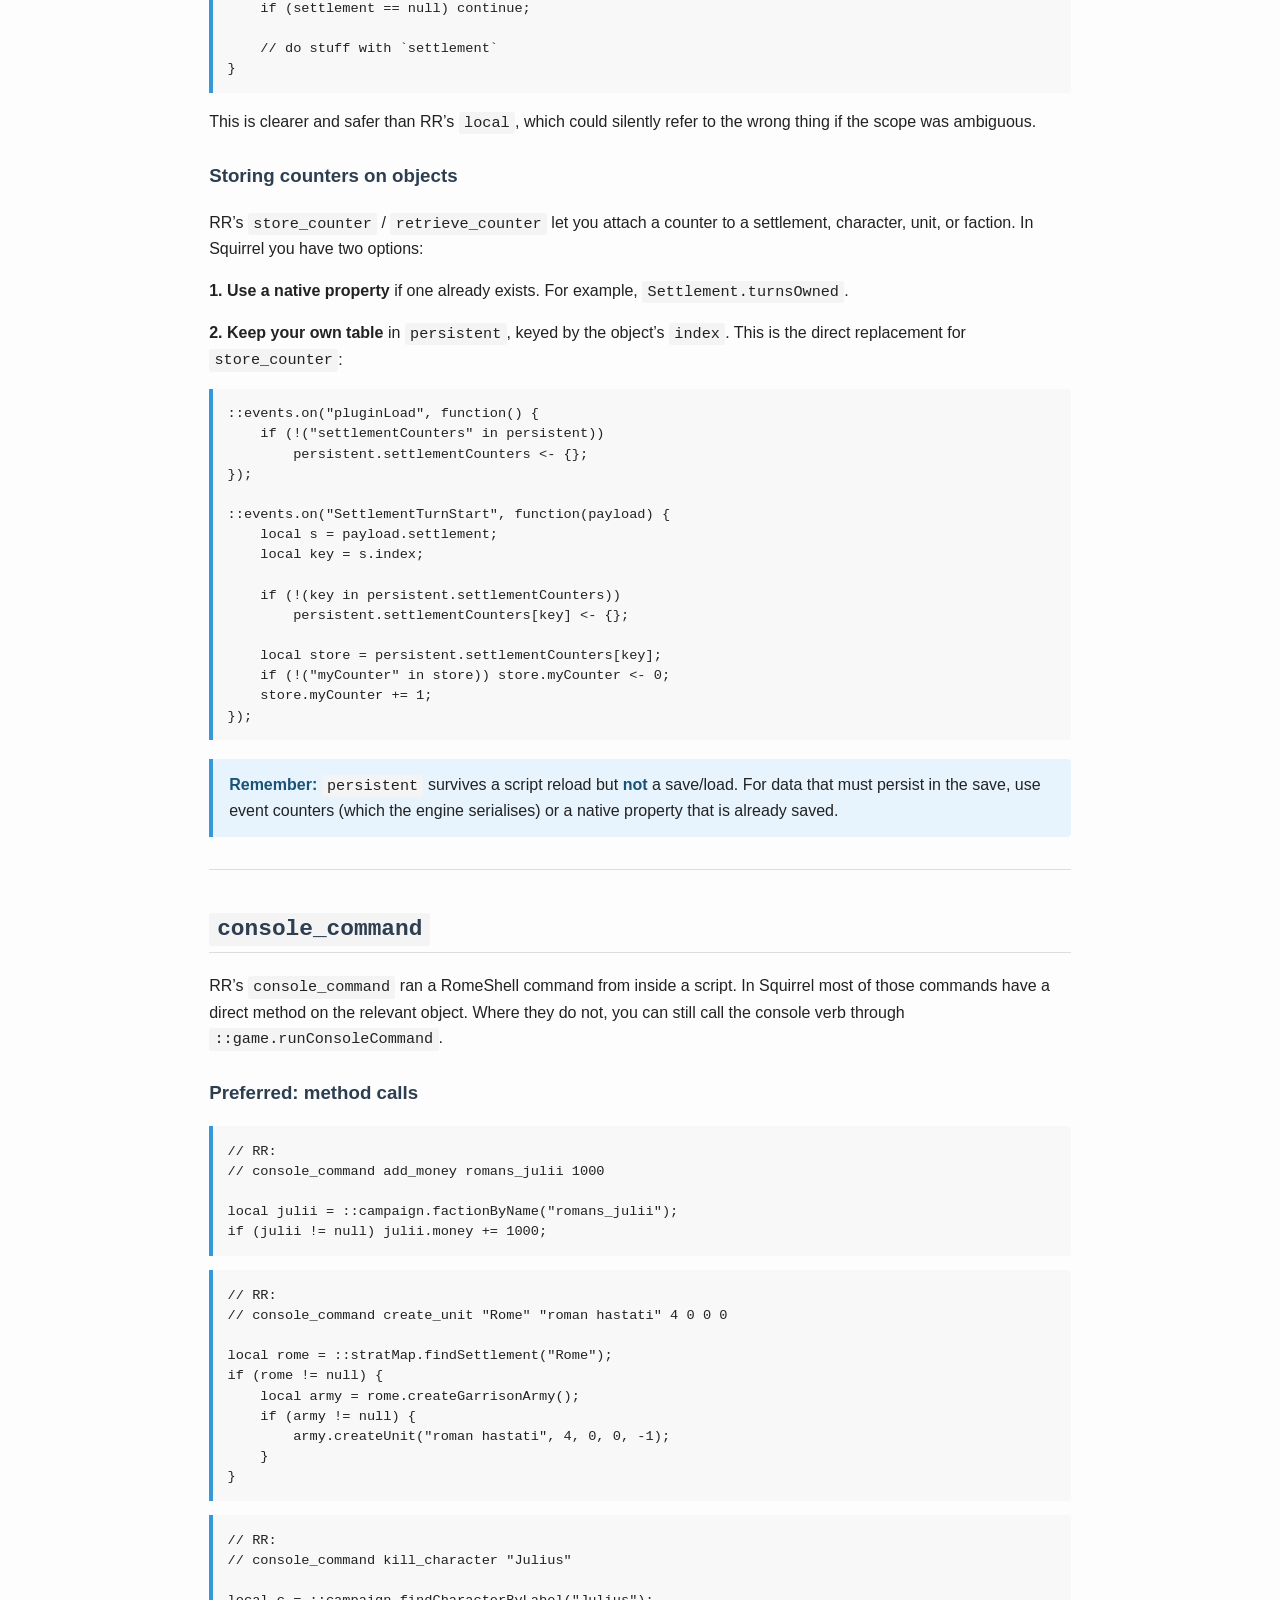
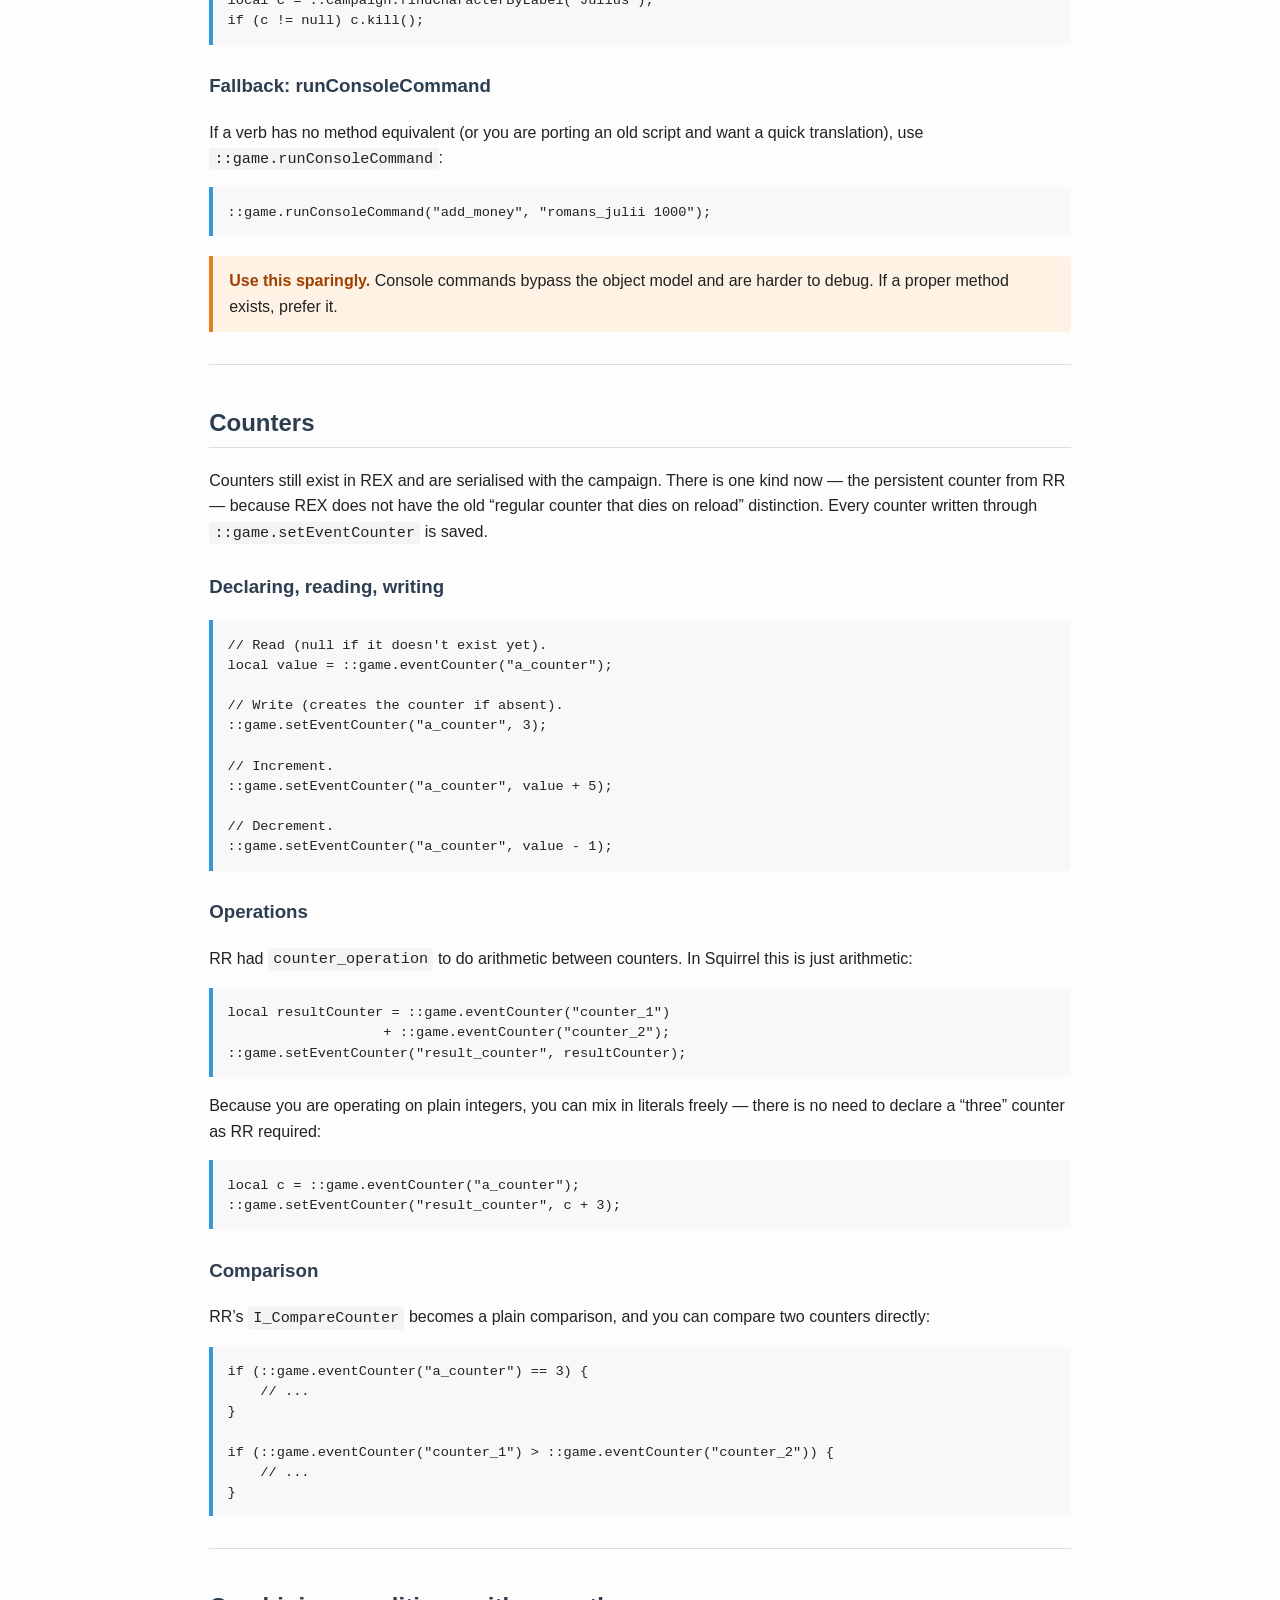
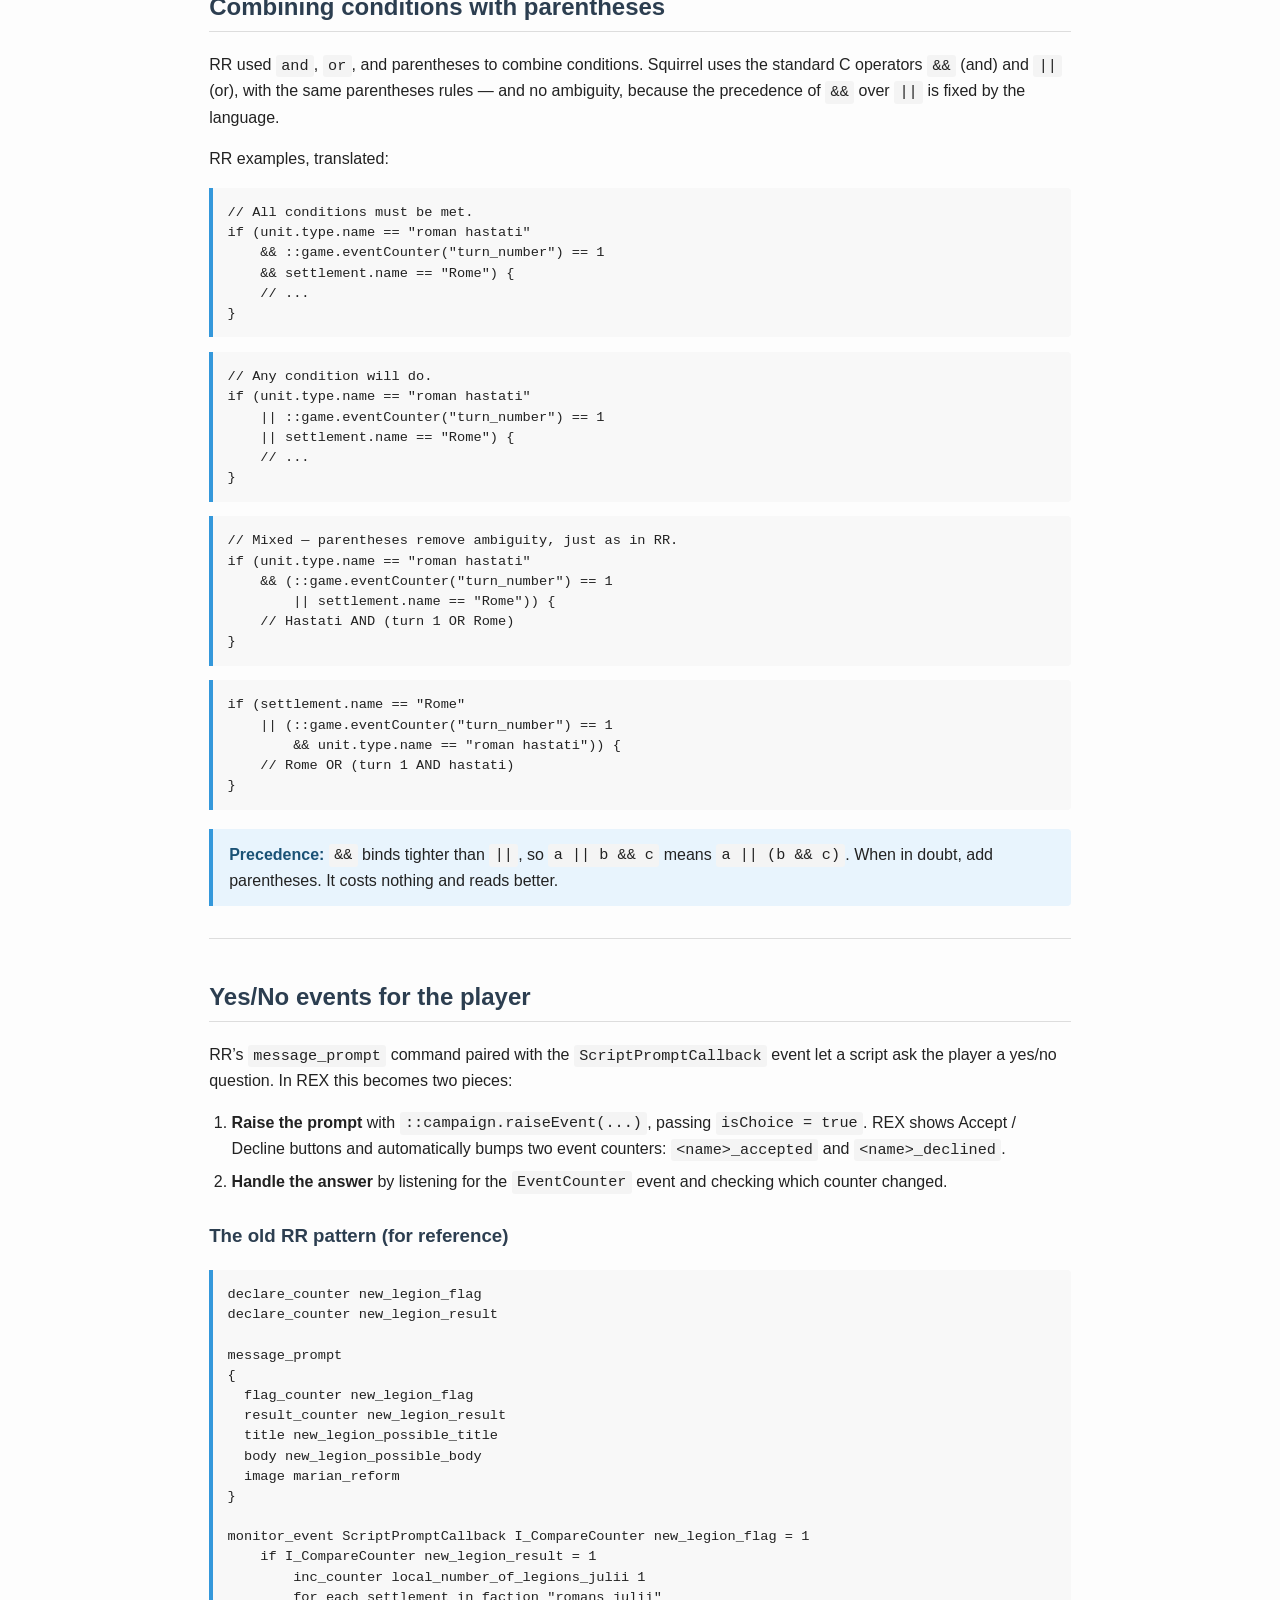
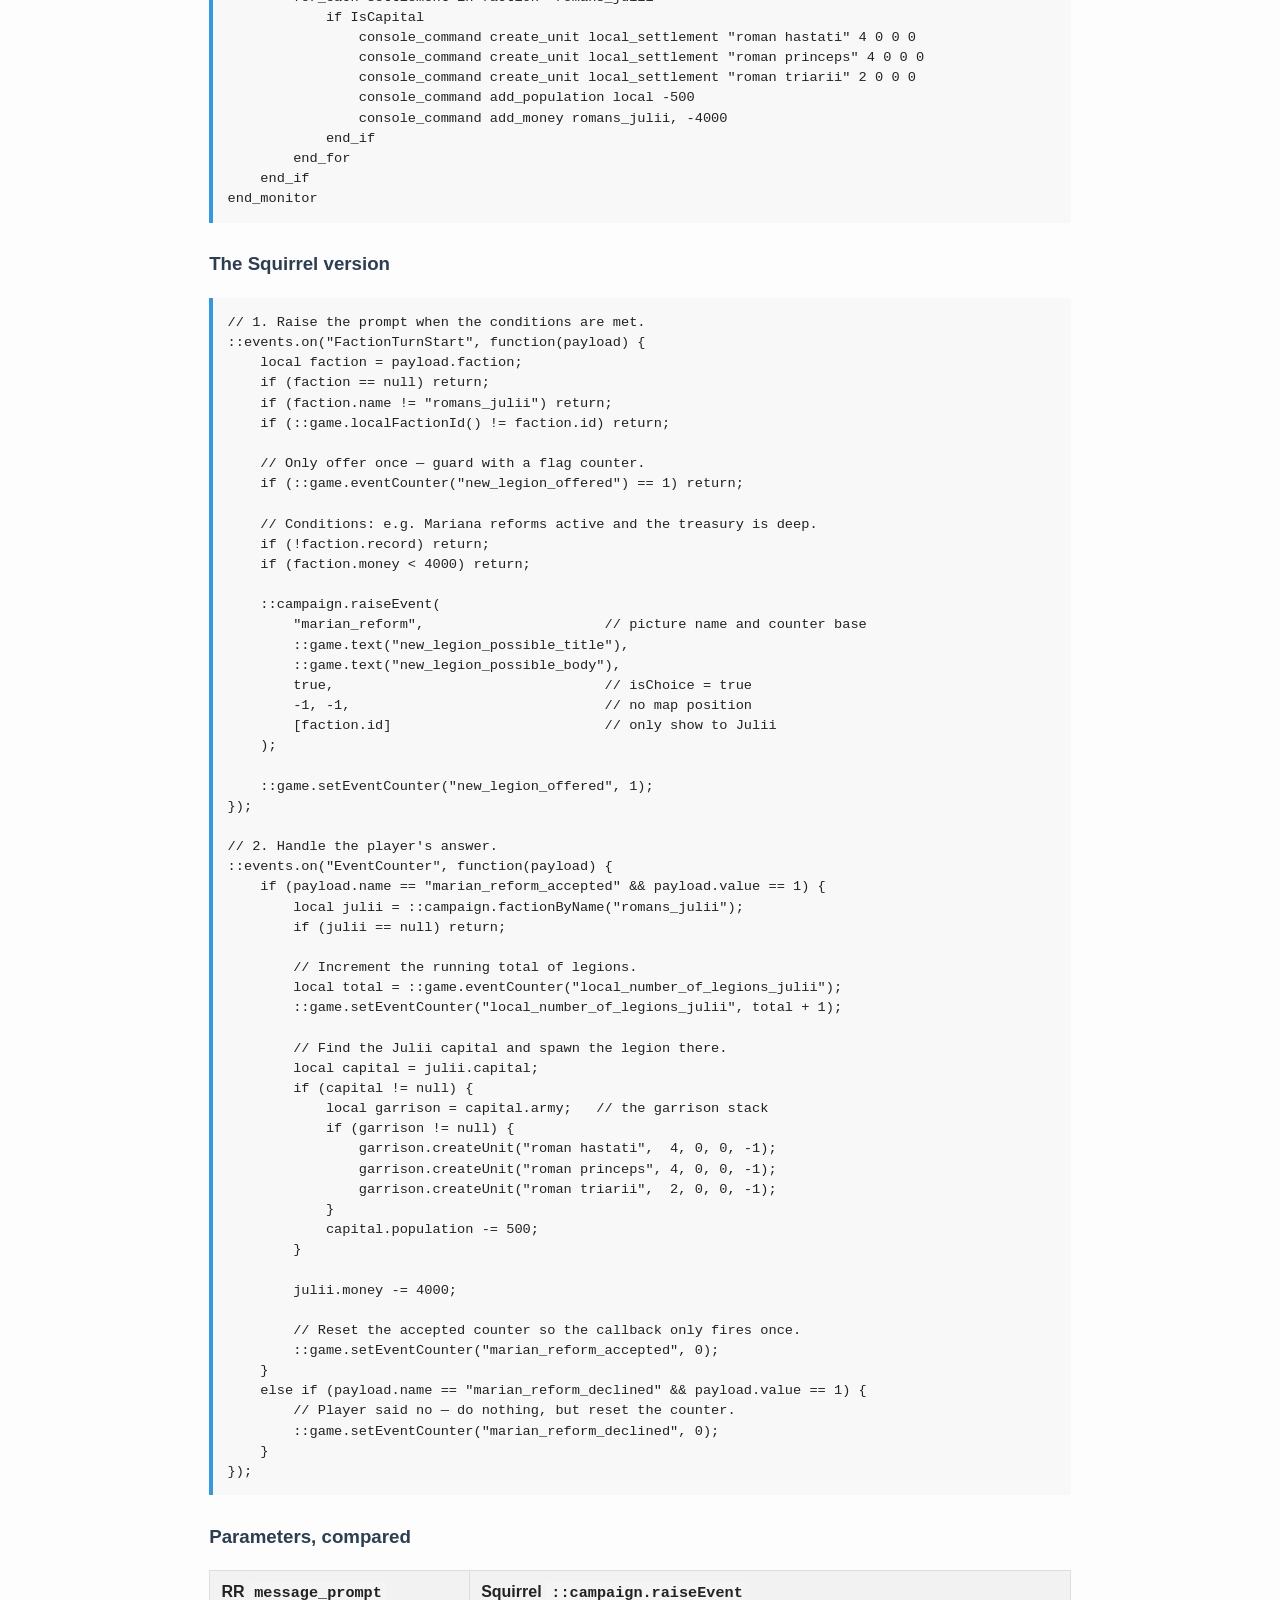
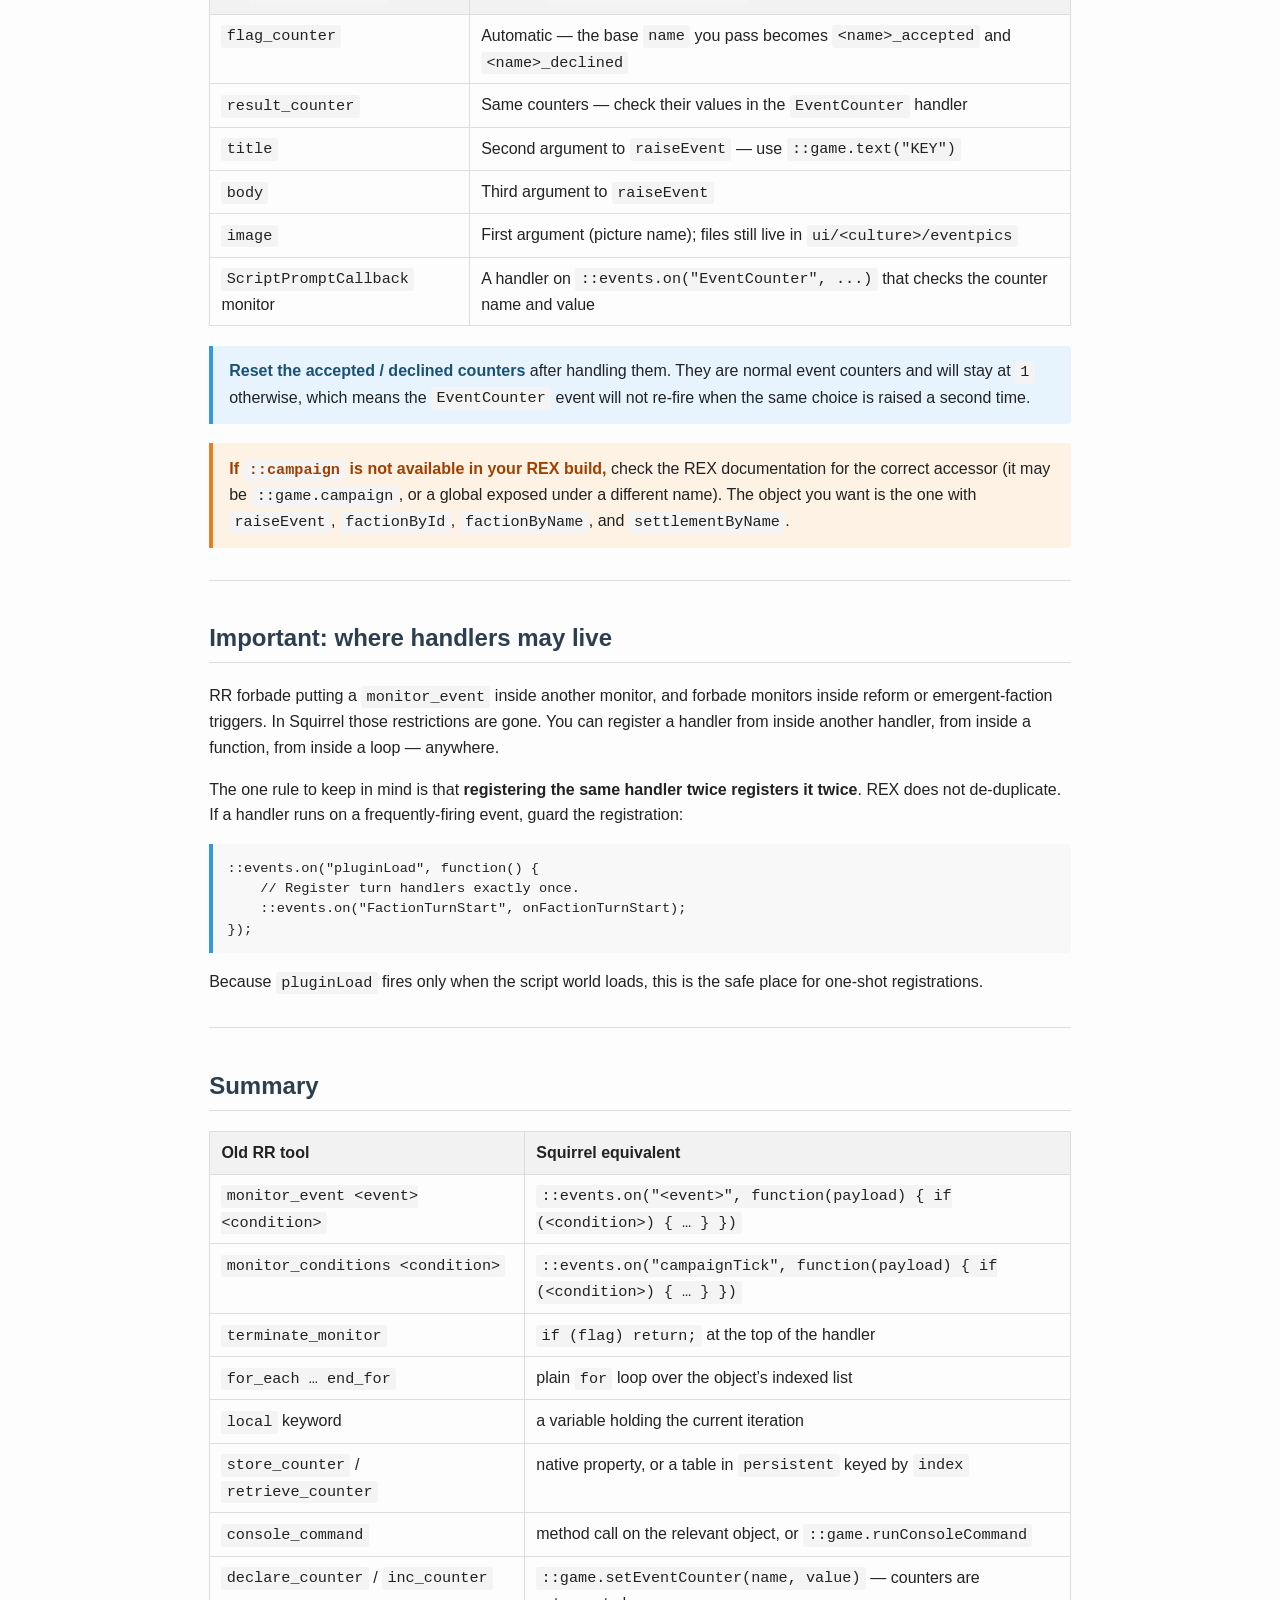
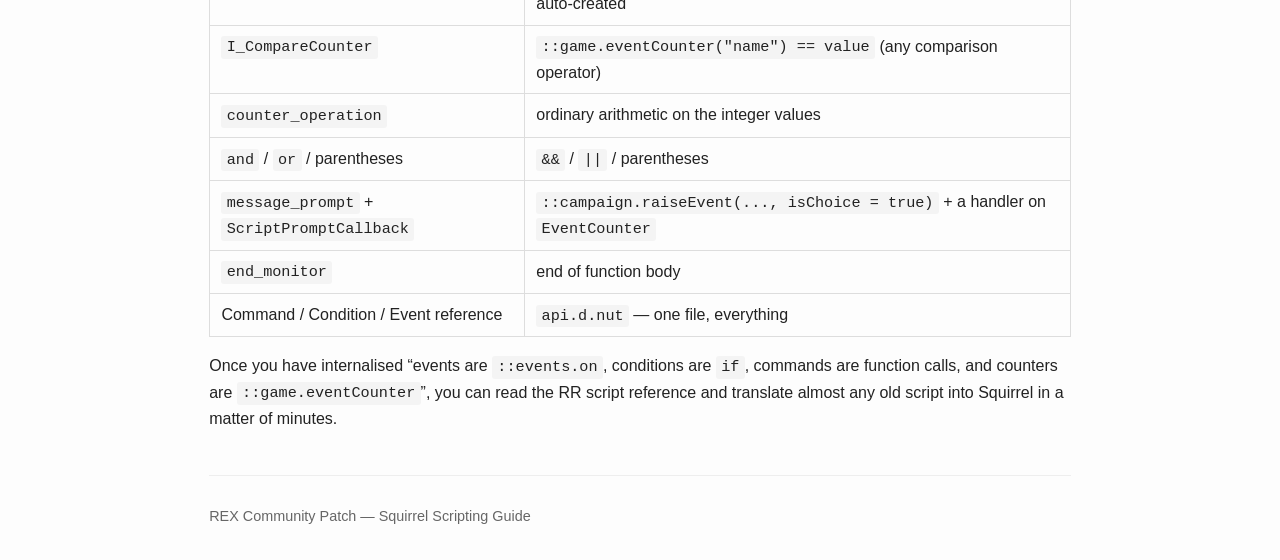
<file: squirrel quirrel tutorials/basic-tools.html>
<!DOCTYPE html>
<html lang="en">
<head>
<meta charset="UTF-8">
<meta name="viewport" content="width=device-width, initial-scale=1">
<title>Basic Tools — Squirrel Scripting in REX</title>
<link rel="stylesheet" href="style.css">
<script src="navbar.js"></script>
</head>
<body>

<h1>Basic Tools — Squirrel Scripting in REX</h1>

<p>The basic tools to write a Squirrel script are <strong>Events</strong>, <strong>Conditions</strong>, and <strong>Commands</strong>. In the old RR scripting these were three separate concepts with their own syntax and their own reference lists. In Squirrel they collapse into one idea: everything is code.</p>

<ul>
  <li><strong>Events</strong> are registered with <code>::events.on(name, handler)</code>.</li>
  <li><strong>Conditions</strong> are ordinary <code>if</code> statements.</li>
  <li><strong>Commands</strong> are ordinary function or method calls on game objects.</li>
</ul>

<p>There is no separate list of commands, conditions, and events in the way RR had. The single reference for everything you can do is <strong><code>api.d.nut</code></strong> — the generated API documentation that ships with REX. It lists every global table (<code>::game</code>, <code>::stratMap</code>, <code>::ui</code>, <code>::events</code>, <code>::campaignDb</code>, <code>::buildings</code>, …), every class (<code>Faction</code>, <code>Settlement</code>, <code>Army</code>, <code>Character</code>, <code>Unit</code>, <code>Region</code>, …), and every event name. Treat it as the equivalent of RR’s four documentation files, all rolled into one.</p>

<p>For a quick look at the event names without opening the file, search <code>api.d.nut</code> for the <code>::events</code> table — the trigger events are listed as one‑line comments (<code>// FactionTurnStart</code>, <code>// BuildingCompleted</code>, <code>// CharacterTurnEnd</code>, and so on).</p>

<div class="toc">
<h3>Contents</h3>
<ul>
  <li><a href="#events-on">::events.on — the replacement for monitor_event</a></li>
  <li><a href="#conditions">Conditions</a></li>
  <li><a href="#terminate">“Terminating” a handler</a></li>
  <li><a href="#monitor-conditions">monitor_conditions — the replacement</a></li>
  <li><a href="#loops">Loops (for_each)</a></li>
  <li><a href="#console-command">console_command</a></li>
  <li><a href="#counters">Counters</a></li>
  <li><a href="#parentheses">Combining conditions with parentheses</a></li>
  <li><a href="#yesno">Yes/No events for the player</a></li>
  <li><a href="#where">Where handlers may live</a></li>
  <li><a href="#summary">Summary</a></li>
</ul>
</div>

<hr>

<h2 id="events-on">Frequently Used Patterns</h2>

<h3><code>::events.on</code> — the replacement for <code>monitor_event</code></h3>

<p>This is the workhorse. It registers a handler function that runs whenever the named event fires.</p>

<pre><code>::events.on("NewTurnStart", function(payload) {
    // code that runs whenever a new turn begins
});</code></pre>

<ul>
  <li>The first argument is the event name — the same names RR used (<code>NewTurnStart</code>, <code>BuildingCompleted</code>, <code>CharacterTurnEnd</code>, <code>CityRebels</code>, …).</li>
  <li>The second argument is a function. REX calls it whenever the event fires.</li>
  <li>The function receives a <code>payload</code> object whose fields depend on the event. Read the fields you need off it by name. If unsure, log the payload:</li>
</ul>

<pre><code>::events.on("NewTurnStart", function(payload) {
    ::game.log("Payload: " + payload);
});</code></pre>

<p>Unlike <code>monitor_event</code>, there is <strong>no <code>end_monitor</code></strong>. The handler is a normal function — it ends when the function ends.</p>

<h3 id="conditions">Conditions</h3>

<p>There is no <code>and</code> keyword and no condition list. Any check you would have written as <code>monitor_event ... and I_CompareCounter ... and RandomPercent &lt;= 5</code> becomes a plain <code>if</code>:</p>

<pre><code>::events.on("NewTurnStart", function(payload) {
    local counter = ::game.eventCounter("a_counter");
    if (counter == null) counter = 0;

    ::game.setEventCounter("a_counter", counter + 1);
    if (counter + 1 &gt; 5) {
        // terminate_monitor equivalent — see below
    }
});</code></pre>

<p>You can call the same helper functions old scripts used, via <code>::game</code>:</p>

<table>
  <thead>
    <tr><th>Old RR condition</th><th>Squirrel equivalent</th></tr>
  </thead>
  <tbody>
    <tr><td><code>I_CompareCounter x = y</code></td><td><code>::game.eventCounter("x") == y</code></td></tr>
    <tr><td><code>I_TurnNumber &gt; 5</code></td><td><code>::game.eventCounter("turn_number") &gt; 5</code></td></tr>
    <tr><td><code>I_LocalFaction romans_julii</code></td><td>compare <code>::game.localFactionId()</code> with the faction’s id</td></tr>
    <tr><td><code>FactionIsAlive romans_julii</code></td><td>look the faction up and check it is not <code>null</code></td></tr>
    <tr><td><code>SettlementBuildingExists = x</code></td><td><code>settlement.buildingOfChain("x") != null</code></td></tr>
    <tr><td><code>RandomPercent &lt;= 5</code></td><td><code>rand() % 100 &lt; 5</code></td></tr>
  </tbody>
</table>

<h3 id="terminate">“Terminating” a handler</h3>

<p>RR had <code>terminate_monitor</code> to stop a monitor from firing again. Squirrel has no such thing — a handler function is registered once and stays registered. To stop it from doing anything, guard it with a flag:</p>

<pre><code>::events.on("NewTurnStart", function(payload) {
    if (::game.eventCounter("my_monitor_done") == 1) return;

    // ... do the work ...

    ::game.setEventCounter("my_monitor_done", 1);
});</code></pre>

<p>Or, if you want the handler gone entirely (saves a small amount of per‑event overhead), you can keep a reference to the function and remove it — but the simple guard above is the recommended pattern and what most mods use.</p>

<h3 id="monitor-conditions"><code>monitor_conditions</code> — the replacement</h3>

<p>RR’s <code>monitor_conditions</code> polled a condition on every tick. The direct Squirrel equivalent is a handler on a tick event:</p>

<pre><code>::events.on("campaignTick", function(payload) {
    if (::game.eventCounter("a_counter") &lt;= 5) return;

    // ... condition met, do the work ...
});</code></pre>

<div class="warning">
<strong>Be careful</strong> with <code>campaignTick</code> and <code>battleTick</code> — they fire many times per second. Do not do heavy work in them.
</div>

<hr>

<h2 id="loops">Loops (<code>for_each</code>)</h2>

<p>RR’s <code>for_each … end_for</code> loop iterated over a game list (settlements, units, factions, characters, armies, forts, regions). In Squirrel you use a normal <code>for</code> loop, and you read the list off the object that owns it.</p>

<p>RR example — count every Julii settlement that has the <code>italy</code> resource:</p>

<pre><code>for_each settlement in faction "romans_julii"
  if HasResource italy
    inc_counter a_counter 1
  end_if
end_for</code></pre>

<p>Squirrel equivalent:</p>

<pre><code>local julii = ::campaign.factionByName("romans_julii");
if (julii != null) {
    for (local i = 0; i &lt; julii.settlementCount; i++) {
        local s = julii.settlement(i);
        if (s == null) continue;
        if (s.region.hasHiddenResource("italy")) {
            local c = ::game.eventCounter("a_counter");
            ::game.setEventCounter("a_counter", c + 1);
        }
    }
}</code></pre>

<p>Or, using the region’s own list:</p>

<pre><code>for (local i = 0; i &lt; ::stratMap.regionCount(); i++) {
    local r = ::stratMap.region(i);
    if (r == null) continue;
    if (r.faction == null || r.faction.name != "romans_julii") continue;
    if (r.hasHiddenResource("italy")) {
        local c = ::game.eventCounter("a_counter");
        ::game.setEventCounter("a_counter", c + 1);
    }
}</code></pre>

<h3>Iterating common lists</h3>

<table>
  <thead>
    <tr><th>Old RR iterator</th><th>Squirrel path</th></tr>
  </thead>
  <tbody>
    <tr><td>Settlements of a faction</td><td>loop <code>faction.settlementCount</code> / <code>faction.settlement(i)</code></td></tr>
    <tr><td>Settlements on the map</td><td>loop <code>::game.settlementCount()</code> / <code>::game.settlement(i)</code></td></tr>
    <tr><td>Regions on the map</td><td>loop <code>::stratMap.regionCount()</code> / <code>::stratMap.region(i)</code></td></tr>
    <tr><td>Characters of a faction</td><td>loop <code>faction.characterCount</code> / <code>faction.character(i)</code></td></tr>
    <tr><td>Armies of a faction</td><td>loop <code>faction.armyCount</code> / <code>faction.army(i)</code></td></tr>
    <tr><td>Units of an army</td><td>loop <code>army.unitCount</code> / <code>army.unit(i)</code></td></tr>
    <tr><td>Forts of a faction</td><td>loop <code>faction.fortCount</code> / <code>faction.fort(i)</code></td></tr>
  </tbody>
</table>

<h3>The <code>local</code> keyword</h3>

<p>RR used <code>local</code> (or <code>local_settlement</code>, <code>local_faction</code>, etc.) to refer to the current iteration of a <code>for_each</code> loop. In Squirrel there is no <code>local</code> — you simply keep a reference to the object you are iterating. The variable you assigned is the “local” object:</p>

<pre><code>for (local i = 0; i &lt; faction.settlementCount; i++) {
    local settlement = faction.settlement(i);   // <-- this is your "local"
    if (settlement == null) continue;

    // do stuff with `settlement`
}</code></pre>

<p>This is clearer and safer than RR’s <code>local</code>, which could silently refer to the wrong thing if the scope was ambiguous.</p>

<h3>Storing counters on objects</h3>

<p>RR’s <code>store_counter</code> / <code>retrieve_counter</code> let you attach a counter to a settlement, character, unit, or faction. In Squirrel you have two options:</p>

<p><strong>1. Use a native property</strong> if one already exists. For example, <code>Settlement.turnsOwned</code>.</p>

<p><strong>2. Keep your own table</strong> in <code>persistent</code>, keyed by the object’s <code>index</code>. This is the direct replacement for <code>store_counter</code>:</p>

<pre><code>::events.on("pluginLoad", function() {
    if (!("settlementCounters" in persistent))
        persistent.settlementCounters &lt;- {};
});

::events.on("SettlementTurnStart", function(payload) {
    local s = payload.settlement;
    local key = s.index;

    if (!(key in persistent.settlementCounters))
        persistent.settlementCounters[key] &lt;- {};

    local store = persistent.settlementCounters[key];
    if (!("myCounter" in store)) store.myCounter &lt;- 0;
    store.myCounter += 1;
});</code></pre>

<div class="note">
<strong>Remember:</strong> <code>persistent</code> survives a script reload but <strong>not</strong> a save/load. For data that must persist in the save, use event counters (which the engine serialises) or a native property that is already saved.
</div>

<hr>

<h2 id="console-command"><code>console_command</code></h2>

<p>RR’s <code>console_command</code> ran a RomeShell command from inside a script. In Squirrel most of those commands have a direct method on the relevant object. Where they do not, you can still call the console verb through <code>::game.runConsoleCommand</code>.</p>

<h3>Preferred: method calls</h3>

<pre><code>// RR:
// console_command add_money romans_julii 1000

local julii = ::campaign.factionByName("romans_julii");
if (julii != null) julii.money += 1000;</code></pre>

<pre><code>// RR:
// console_command create_unit "Rome" "roman hastati" 4 0 0 0

local rome = ::stratMap.findSettlement("Rome");
if (rome != null) {
    local army = rome.createGarrisonArmy();
    if (army != null) {
        army.createUnit("roman hastati", 4, 0, 0, -1);
    }
}</code></pre>

<pre><code>// RR:
// console_command kill_character "Julius"

local c = ::campaign.findCharacterByLabel("Julius");
if (c != null) c.kill();</code></pre>

<h3>Fallback: runConsoleCommand</h3>

<p>If a verb has no method equivalent (or you are porting an old script and want a quick translation), use <code>::game.runConsoleCommand</code>:</p>

<pre><code>::game.runConsoleCommand("add_money", "romans_julii 1000");</code></pre>

<div class="warning">
<strong>Use this sparingly.</strong> Console commands bypass the object model and are harder to debug. If a proper method exists, prefer it.
</div>

<hr>

<h2 id="counters">Counters</h2>

<p>Counters still exist in REX and are serialised with the campaign. There is one kind now — the persistent counter from RR — because REX does not have the old “regular counter that dies on reload” distinction. Every counter written through <code>::game.setEventCounter</code> is saved.</p>

<h3>Declaring, reading, writing</h3>

<pre><code>// Read (null if it doesn't exist yet).
local value = ::game.eventCounter("a_counter");

// Write (creates the counter if absent).
::game.setEventCounter("a_counter", 3);

// Increment.
::game.setEventCounter("a_counter", value + 5);

// Decrement.
::game.setEventCounter("a_counter", value - 1);</code></pre>

<h3>Operations</h3>

<p>RR had <code>counter_operation</code> to do arithmetic between counters. In Squirrel this is just arithmetic:</p>

<pre><code>local resultCounter = ::game.eventCounter("counter_1")
                   + ::game.eventCounter("counter_2");
::game.setEventCounter("result_counter", resultCounter);</code></pre>

<p>Because you are operating on plain integers, you can mix in literals freely — there is no need to declare a “three” counter as RR required:</p>

<pre><code>local c = ::game.eventCounter("a_counter");
::game.setEventCounter("result_counter", c + 3);</code></pre>

<h3>Comparison</h3>

<p>RR’s <code>I_CompareCounter</code> becomes a plain comparison, and you can compare two counters directly:</p>

<pre><code>if (::game.eventCounter("a_counter") == 3) {
    // ...
}

if (::game.eventCounter("counter_1") &gt; ::game.eventCounter("counter_2")) {
    // ...
}</code></pre>

<hr>

<h2 id="parentheses">Combining conditions with parentheses</h2>

<p>RR used <code>and</code>, <code>or</code>, and parentheses to combine conditions. Squirrel uses the standard C operators <code>&amp;&amp;</code> (and) and <code>||</code> (or), with the same parentheses rules — and no ambiguity, because the precedence of <code>&amp;&amp;</code> over <code>||</code> is fixed by the language.</p>

<p>RR examples, translated:</p>

<pre><code>// All conditions must be met.
if (unit.type.name == "roman hastati"
    &amp;&amp; ::game.eventCounter("turn_number") == 1
    &amp;&amp; settlement.name == "Rome") {
    // ...
}</code></pre>

<pre><code>// Any condition will do.
if (unit.type.name == "roman hastati"
    || ::game.eventCounter("turn_number") == 1
    || settlement.name == "Rome") {
    // ...
}</code></pre>

<pre><code>// Mixed — parentheses remove ambiguity, just as in RR.
if (unit.type.name == "roman hastati"
    &amp;&amp; (::game.eventCounter("turn_number") == 1
        || settlement.name == "Rome")) {
    // Hastati AND (turn 1 OR Rome)
}</code></pre>

<pre><code>if (settlement.name == "Rome"
    || (::game.eventCounter("turn_number") == 1
        &amp;&amp; unit.type.name == "roman hastati")) {
    // Rome OR (turn 1 AND hastati)
}</code></pre>

<div class="note">
<strong>Precedence:</strong> <code>&amp;&amp;</code> binds tighter than <code>||</code>, so <code>a || b &amp;&amp; c</code> means <code>a || (b &amp;&amp; c)</code>. When in doubt, add parentheses. It costs nothing and reads better.
</div>

<hr>

<h2 id="yesno">Yes/No events for the player</h2>

<p>RR’s <code>message_prompt</code> command paired with the <code>ScriptPromptCallback</code> event let a script ask the player a yes/no question. In REX this becomes two pieces:</p>

<ol>
  <li><strong>Raise the prompt</strong> with <code>::campaign.raiseEvent(...)</code>, passing <code>isChoice = true</code>. REX shows Accept / Decline buttons and automatically bumps two event counters: <code>&lt;name&gt;_accepted</code> and <code>&lt;name&gt;_declined</code>.</li>
  <li><strong>Handle the answer</strong> by listening for the <code>EventCounter</code> event and checking which counter changed.</li>
</ol>

<h3>The old RR pattern (for reference)</h3>

<pre><code>declare_counter new_legion_flag
declare_counter new_legion_result

message_prompt
{
  flag_counter new_legion_flag
  result_counter new_legion_result
  title new_legion_possible_title
  body new_legion_possible_body
  image marian_reform
}

monitor_event ScriptPromptCallback I_CompareCounter new_legion_flag = 1
    if I_CompareCounter new_legion_result = 1
        inc_counter local_number_of_legions_julii 1
        for_each settlement in faction "romans_julii"
            if IsCapital
                console_command create_unit local_settlement "roman hastati" 4 0 0 0
                console_command create_unit local_settlement "roman princeps" 4 0 0 0
                console_command create_unit local_settlement "roman triarii" 2 0 0 0
                console_command add_population local -500
                console_command add_money romans_julii, -4000
            end_if
        end_for
    end_if
end_monitor</code></pre>

<h3>The Squirrel version</h3>

<pre><code>// 1. Raise the prompt when the conditions are met.
::events.on("FactionTurnStart", function(payload) {
    local faction = payload.faction;
    if (faction == null) return;
    if (faction.name != "romans_julii") return;
    if (::game.localFactionId() != faction.id) return;

    // Only offer once — guard with a flag counter.
    if (::game.eventCounter("new_legion_offered") == 1) return;

    // Conditions: e.g. Mariana reforms active and the treasury is deep.
    if (!faction.record) return;
    if (faction.money &lt; 4000) return;

    ::campaign.raiseEvent(
        "marian_reform",                      // picture name and counter base
        ::game.text("new_legion_possible_title"),
        ::game.text("new_legion_possible_body"),
        true,                                 // isChoice = true
        -1, -1,                               // no map position
        [faction.id]                          // only show to Julii
    );

    ::game.setEventCounter("new_legion_offered", 1);
});

// 2. Handle the player's answer.
::events.on("EventCounter", function(payload) {
    if (payload.name == "marian_reform_accepted" &amp;&amp; payload.value == 1) {
        local julii = ::campaign.factionByName("romans_julii");
        if (julii == null) return;

        // Increment the running total of legions.
        local total = ::game.eventCounter("local_number_of_legions_julii");
        ::game.setEventCounter("local_number_of_legions_julii", total + 1);

        // Find the Julii capital and spawn the legion there.
        local capital = julii.capital;
        if (capital != null) {
            local garrison = capital.army;   // the garrison stack
            if (garrison != null) {
                garrison.createUnit("roman hastati",  4, 0, 0, -1);
                garrison.createUnit("roman princeps", 4, 0, 0, -1);
                garrison.createUnit("roman triarii",  2, 0, 0, -1);
            }
            capital.population -= 500;
        }

        julii.money -= 4000;

        // Reset the accepted counter so the callback only fires once.
        ::game.setEventCounter("marian_reform_accepted", 0);
    }
    else if (payload.name == "marian_reform_declined" &amp;&amp; payload.value == 1) {
        // Player said no — do nothing, but reset the counter.
        ::game.setEventCounter("marian_reform_declined", 0);
    }
});</code></pre>

<h3>Parameters, compared</h3>

<table>
  <thead>
    <tr><th>RR <code>message_prompt</code></th><th>Squirrel <code>::campaign.raiseEvent</code></th></tr>
  </thead>
  <tbody>
    <tr>
      <td><code>flag_counter</code></td>
      <td>Automatic — the base <code>name</code> you pass becomes <code>&lt;name&gt;_accepted</code> and <code>&lt;name&gt;_declined</code></td>
    </tr>
    <tr>
      <td><code>result_counter</code></td>
      <td>Same counters — check their values in the <code>EventCounter</code> handler</td>
    </tr>
    <tr>
      <td><code>title</code></td>
      <td>Second argument to <code>raiseEvent</code> — use <code>::game.text("KEY")</code></td>
    </tr>
    <tr>
      <td><code>body</code></td>
      <td>Third argument to <code>raiseEvent</code></td>
    </tr>
    <tr>
      <td><code>image</code></td>
      <td>First argument (picture name); files still live in <code>ui/&lt;culture&gt;/eventpics</code></td>
    </tr>
    <tr>
      <td><code>ScriptPromptCallback</code> monitor</td>
      <td>A handler on <code>::events.on("EventCounter", ...)</code> that checks the counter name and value</td>
    </tr>
  </tbody>
</table>

<div class="note">
<strong>Reset the accepted / declined counters</strong> after handling them. They are normal event counters and will stay at <code>1</code> otherwise, which means the <code>EventCounter</code> event will not re‑fire when the same choice is raised a second time.
</div>

<div class="warning">
<strong>If <code>::campaign</code> is not available in your REX build,</strong> check the REX documentation for the correct accessor (it may be <code>::game.campaign</code>, or a global exposed under a different name). The object you want is the one with <code>raiseEvent</code>, <code>factionById</code>, <code>factionByName</code>, and <code>settlementByName</code>.
</div>

<hr>

<h2 id="where">Important: where handlers may live</h2>

<p>RR forbade putting a <code>monitor_event</code> inside another monitor, and forbade monitors inside reform or emergent‑faction triggers. In Squirrel those restrictions are gone. You can register a handler from inside another handler, from inside a function, from inside a loop — anywhere.</p>

<p>The one rule to keep in mind is that <strong>registering the same handler twice registers it twice</strong>. REX does not de‑duplicate. If a handler runs on a frequently‑firing event, guard the registration:</p>

<pre><code>::events.on("pluginLoad", function() {
    // Register turn handlers exactly once.
    ::events.on("FactionTurnStart", onFactionTurnStart);
});</code></pre>

<p>Because <code>pluginLoad</code> fires only when the script world loads, this is the safe place for one‑shot registrations.</p>

<hr>

<h2 id="summary">Summary</h2>

<table>
  <thead>
    <tr><th>Old RR tool</th><th>Squirrel equivalent</th></tr>
  </thead>
  <tbody>
    <tr>
      <td><code>monitor_event &lt;event&gt; &lt;condition&gt;</code></td>
      <td><code>::events.on("&lt;event&gt;", function(payload) { if (&lt;condition&gt;) { … } })</code></td>
    </tr>
    <tr>
      <td><code>monitor_conditions &lt;condition&gt;</code></td>
      <td><code>::events.on("campaignTick", function(payload) { if (&lt;condition&gt;) { … } })</code></td>
    </tr>
    <tr>
      <td><code>terminate_monitor</code></td>
      <td><code>if (flag) return;</code> at the top of the handler</td>
    </tr>
    <tr>
      <td><code>for_each … end_for</code></td>
      <td>plain <code>for</code> loop over the object’s indexed list</td>
    </tr>
    <tr>
      <td><code>local</code> keyword</td>
      <td>a variable holding the current iteration</td>
    </tr>
    <tr>
      <td><code>store_counter</code> / <code>retrieve_counter</code></td>
      <td>native property, or a table in <code>persistent</code> keyed by <code>index</code></td>
    </tr>
    <tr>
      <td><code>console_command</code></td>
      <td>method call on the relevant object, or <code>::game.runConsoleCommand</code></td>
    </tr>
    <tr>
      <td><code>declare_counter</code> / <code>inc_counter</code></td>
      <td><code>::game.setEventCounter(name, value)</code> — counters are auto‑created</td>
    </tr>
    <tr>
      <td><code>I_CompareCounter</code></td>
      <td><code>::game.eventCounter("name") == value</code> (any comparison operator)</td>
    </tr>
    <tr>
      <td><code>counter_operation</code></td>
      <td>ordinary arithmetic on the integer values</td>
    </tr>
    <tr>
      <td><code>and</code> / <code>or</code> / parentheses</td>
      <td><code>&amp;&amp;</code> / <code>||</code> / parentheses</td>
    </tr>
    <tr>
      <td><code>message_prompt</code> + <code>ScriptPromptCallback</code></td>
      <td><code>::campaign.raiseEvent(..., isChoice = true)</code> + a handler on <code>EventCounter</code></td>
    </tr>
    <tr>
      <td><code>end_monitor</code></td>
      <td>end of function body</td>
    </tr>
    <tr>
      <td>Command / Condition / Event reference</td>
      <td><code>api.d.nut</code> — one file, everything</td>
    </tr>
  </tbody>
</table>

<p>Once you have internalised “events are <code>::events.on</code>, conditions are <code>if</code>, commands are function calls, and counters are <code>::game.eventCounter</code>”, you can read the RR script reference and translate almost any old script into Squirrel in a matter of minutes.</p>

<div class="footer">
  <p>REX Community Patch — Squirrel Scripting Guide</p>
</div>

</body>
</html>
</file>
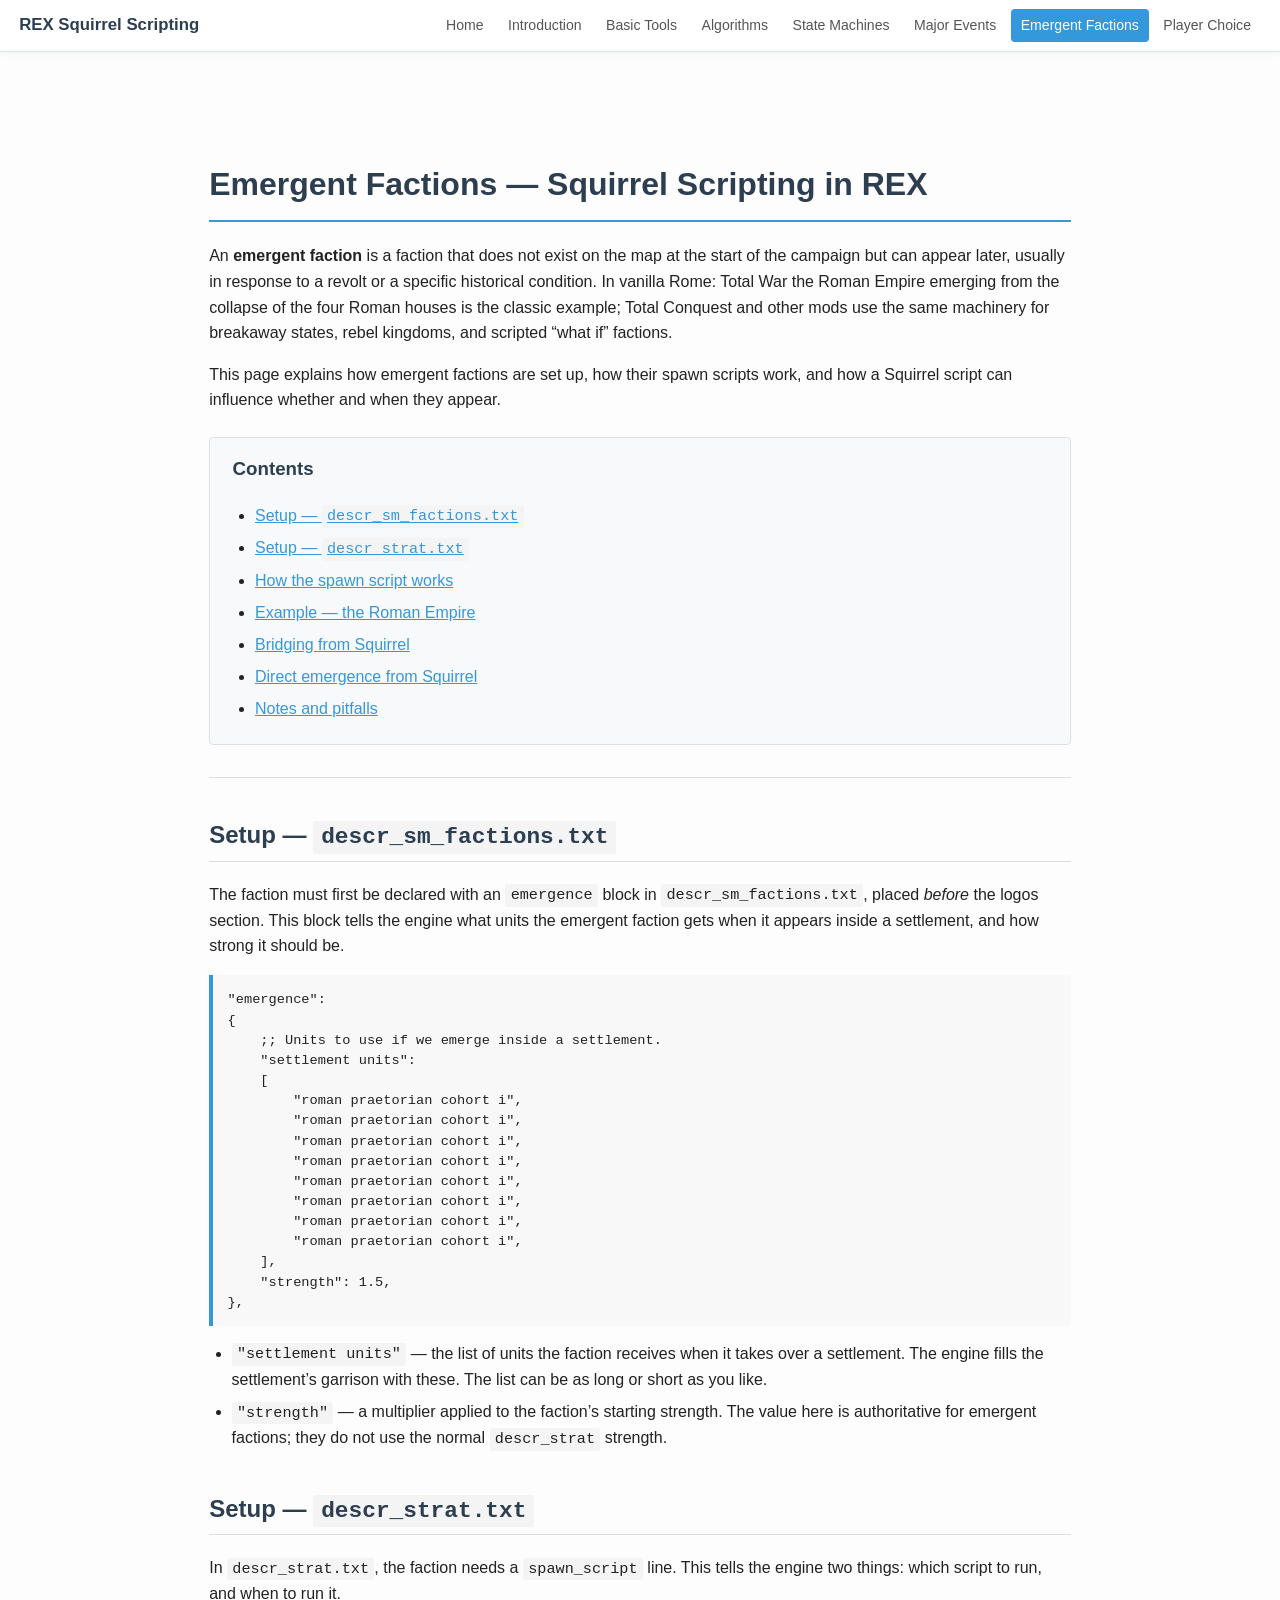
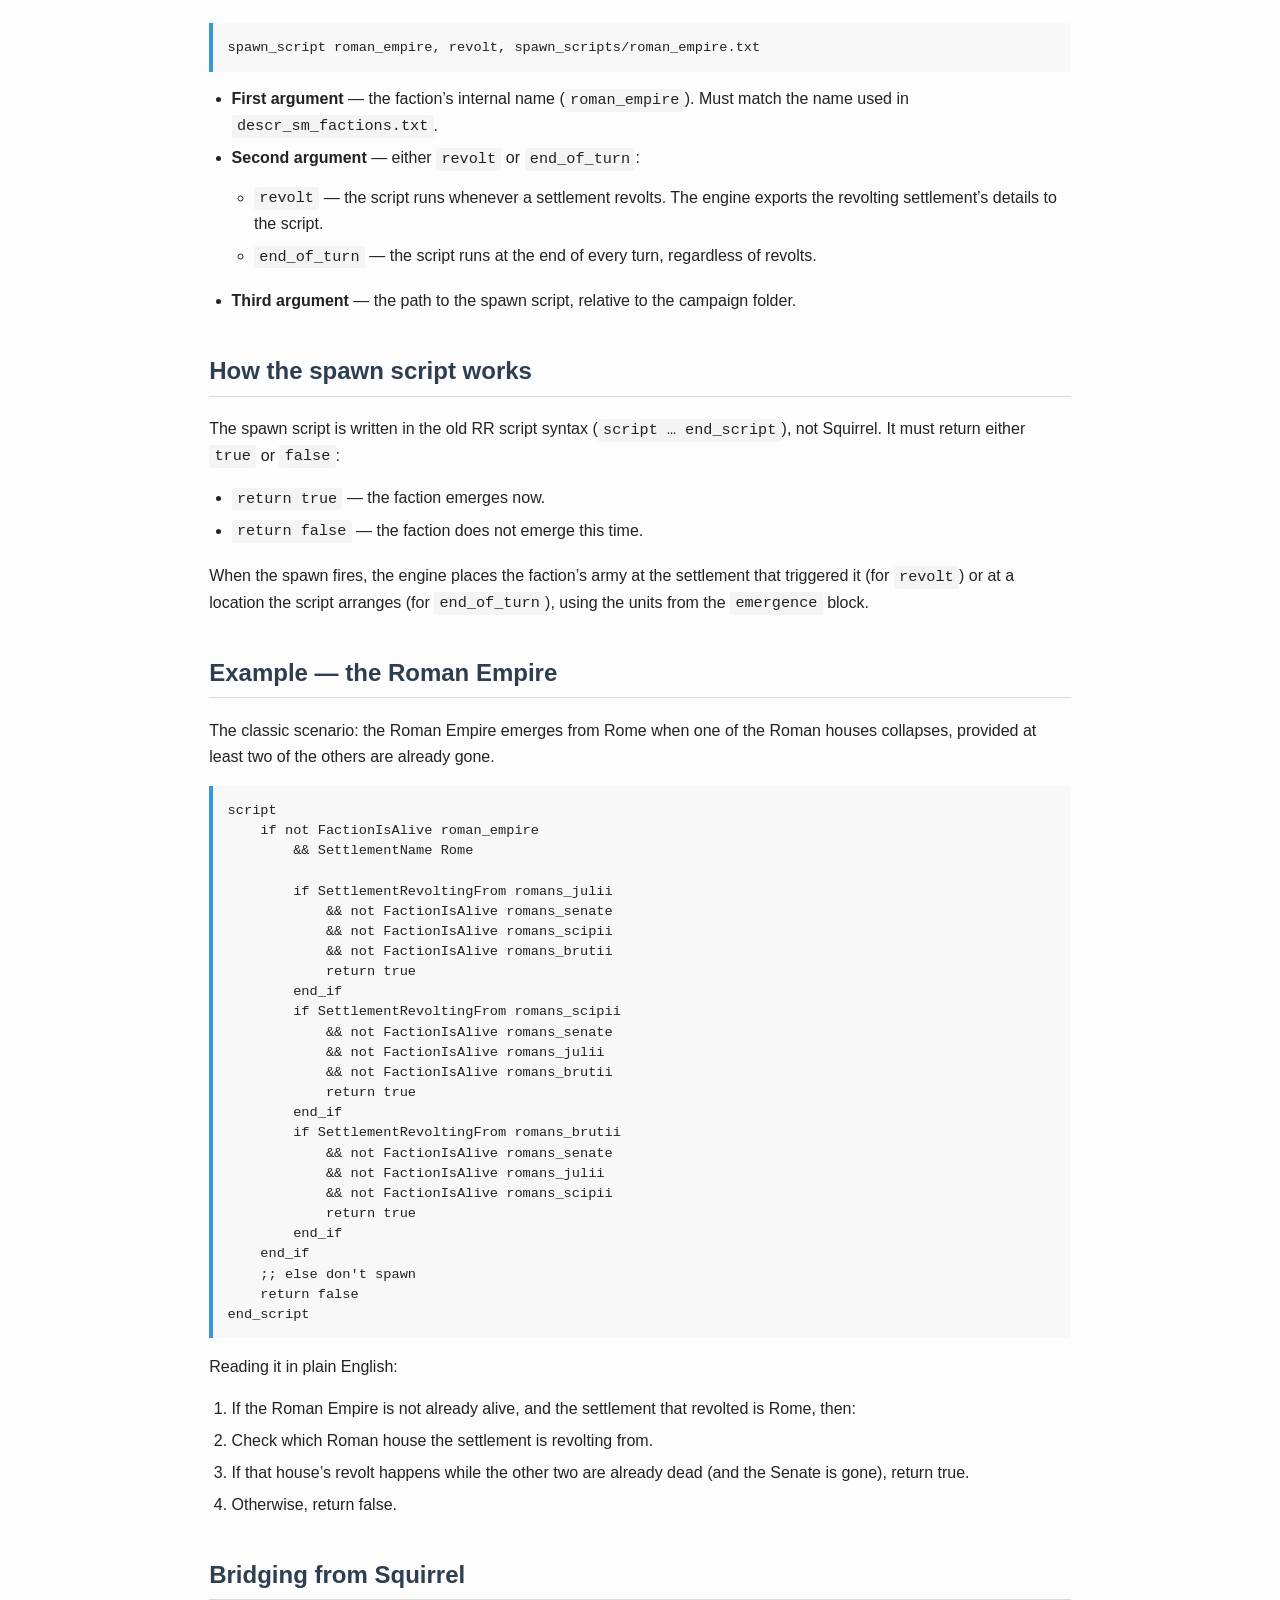
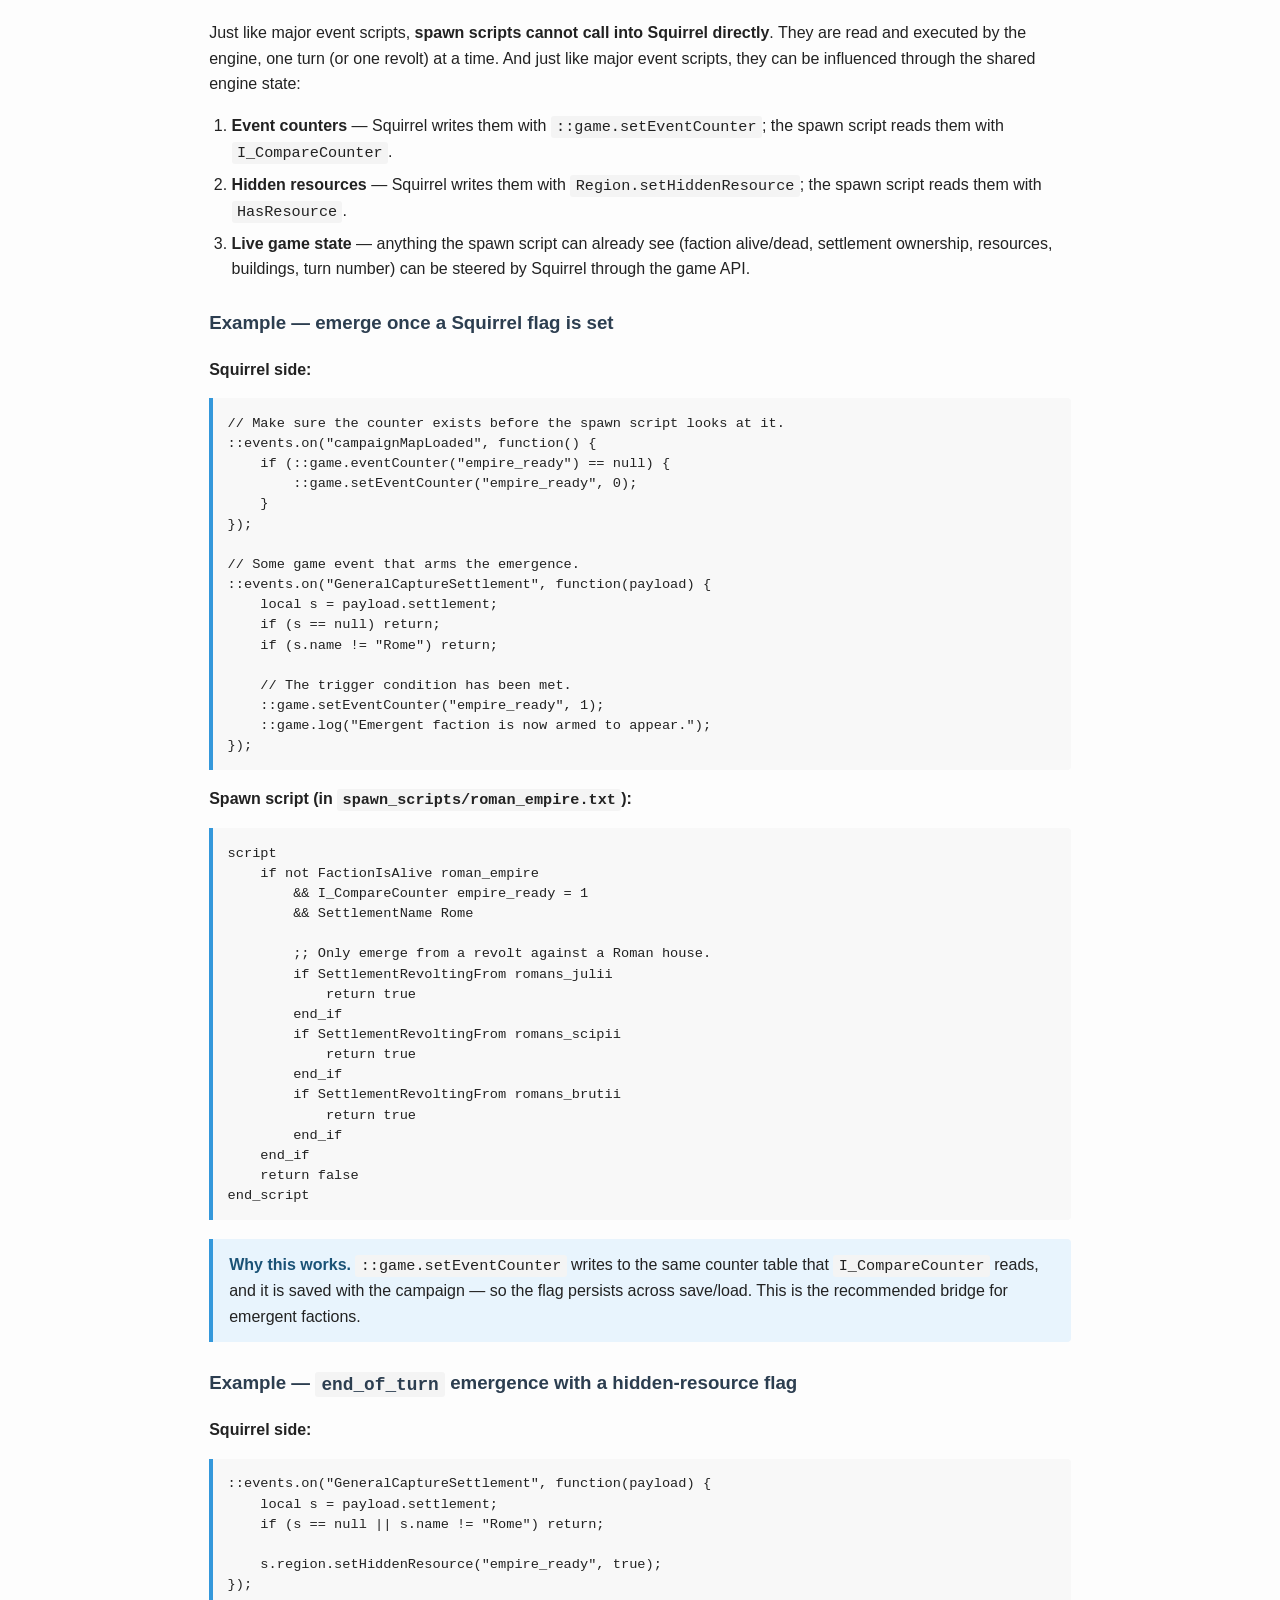
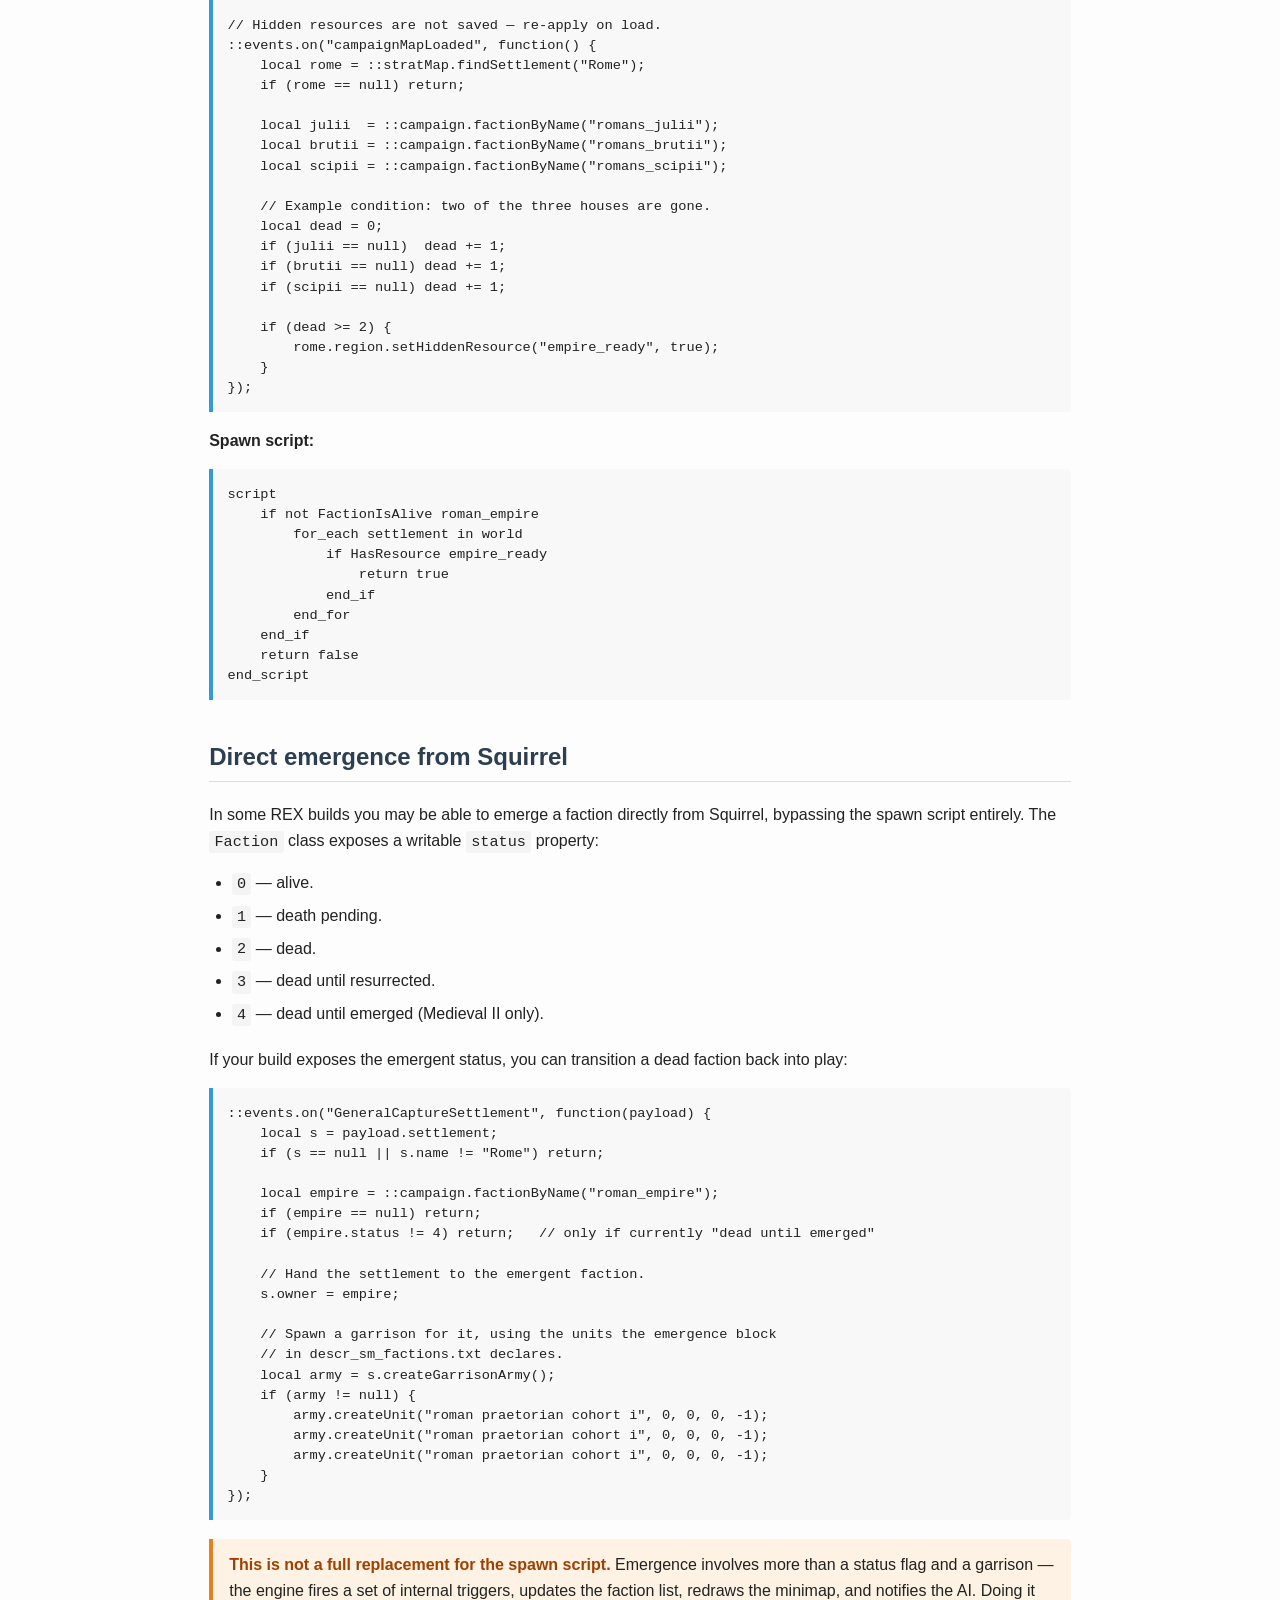
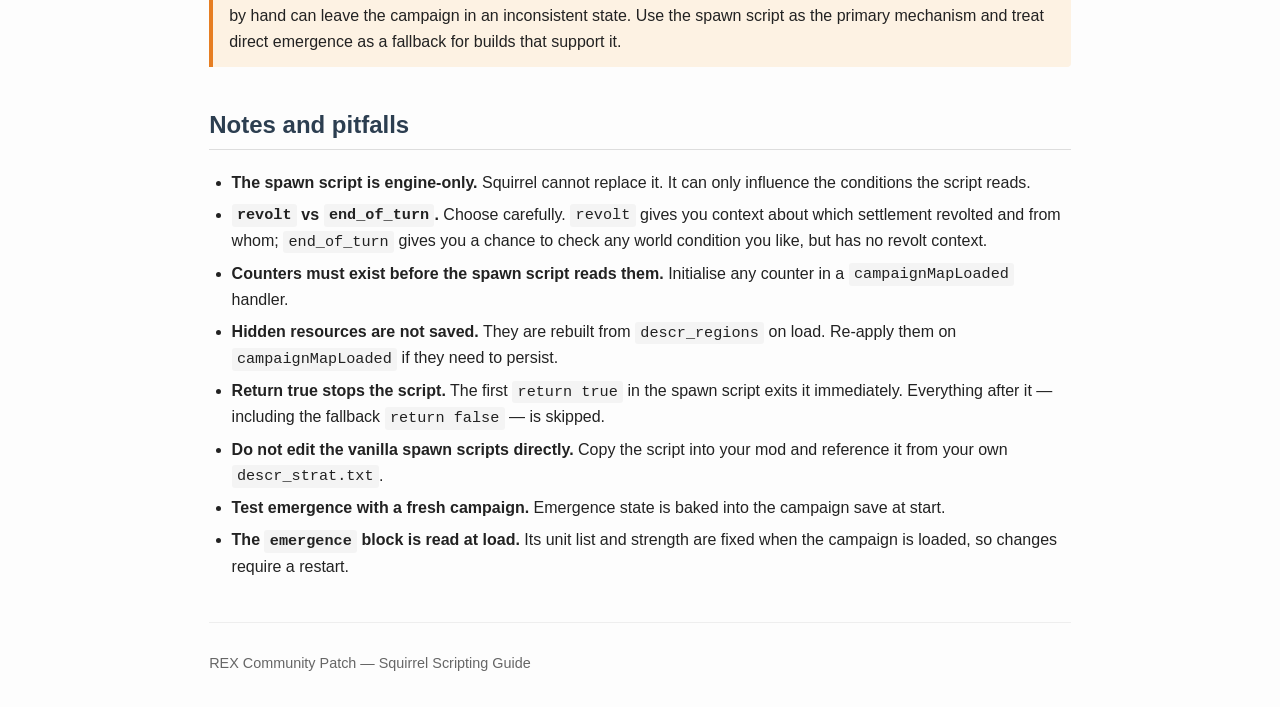
<file: squirrel quirrel tutorials/emergent-factions.html>
<!DOCTYPE html>
<html lang="en">
<head>
<meta charset="UTF-8">
<meta name="viewport" content="width=device-width, initial-scale=1">
<title>Emergent Factions — Squirrel Scripting in REX</title>
<link rel="stylesheet" href="style.css">
<script src="navbar.js"></script>
</head>
<body>

<h1>Emergent Factions — Squirrel Scripting in REX</h1>

<p>An <strong>emergent faction</strong> is a faction that does not exist on the map at the start of the campaign but can appear later, usually in response to a revolt or a specific historical condition. In vanilla Rome: Total War the Roman Empire emerging from the collapse of the four Roman houses is the classic example; Total Conquest and other mods use the same machinery for breakaway states, rebel kingdoms, and scripted “what if” factions.</p>

<p>This page explains how emergent factions are set up, how their spawn scripts work, and how a Squirrel script can influence whether and when they appear.</p>

<div class="toc">
<h3>Contents</h3>
<ul>
  <li><a href="#setup-factions">Setup — <code>descr_sm_factions.txt</code></a></li>
  <li><a href="#setup-strat">Setup — <code>descr_strat.txt</code></a></li>
  <li><a href="#script">How the spawn script works</a></li>
  <li><a href="#example">Example — the Roman Empire</a></li>
  <li><a href="#bridge">Bridging from Squirrel</a></li>
  <li><a href="#direct">Direct emergence from Squirrel</a></li>
  <li><a href="#notes">Notes and pitfalls</a></li>
</ul>
</div>

<hr>

<h2 id="setup-factions">Setup — <code>descr_sm_factions.txt</code></h2>

<p>The faction must first be declared with an <code>emergence</code> block in <code>descr_sm_factions.txt</code>, placed <em>before</em> the logos section. This block tells the engine what units the emergent faction gets when it appears inside a settlement, and how strong it should be.</p>

<pre><code>"emergence":
{
    ;; Units to use if we emerge inside a settlement.
    "settlement units":
    [
        "roman praetorian cohort i",
        "roman praetorian cohort i",
        "roman praetorian cohort i",
        "roman praetorian cohort i",
        "roman praetorian cohort i",
        "roman praetorian cohort i",
        "roman praetorian cohort i",
        "roman praetorian cohort i",
    ],
    "strength": 1.5,
},</code></pre>

<ul>
  <li><code>"settlement units"</code> — the list of units the faction receives when it takes over a settlement. The engine fills the settlement’s garrison with these. The list can be as long or short as you like.</li>
  <li><code>"strength"</code> — a multiplier applied to the faction’s starting strength. The value here is authoritative for emergent factions; they do not use the normal <code>descr_strat</code> strength.</li>
</ul>

<h2 id="setup-strat">Setup — <code>descr_strat.txt</code></h2>

<p>In <code>descr_strat.txt</code>, the faction needs a <code>spawn_script</code> line. This tells the engine two things: which script to run, and when to run it.</p>

<pre><code>spawn_script roman_empire, revolt, spawn_scripts/roman_empire.txt</code></pre>

<ul>
  <li><strong>First argument</strong> — the faction’s internal name (<code>roman_empire</code>). Must match the name used in <code>descr_sm_factions.txt</code>.</li>
  <li><strong>Second argument</strong> — either <code>revolt</code> or <code>end_of_turn</code>:
    <ul>
      <li><code>revolt</code> — the script runs whenever a settlement revolts. The engine exports the revolting settlement’s details to the script.</li>
      <li><code>end_of_turn</code> — the script runs at the end of every turn, regardless of revolts.</li>
    </ul>
  </li>
  <li><strong>Third argument</strong> — the path to the spawn script, relative to the campaign folder.</li>
</ul>

<h2 id="script">How the spawn script works</h2>

<p>The spawn script is written in the old RR script syntax (<code>script … end_script</code>), not Squirrel. It must return either <code>true</code> or <code>false</code>:</p>

<ul>
  <li><code>return true</code> — the faction emerges now.</li>
  <li><code>return false</code> — the faction does not emerge this time.</li>
</ul>

<p>When the spawn fires, the engine places the faction’s army at the settlement that triggered it (for <code>revolt</code>) or at a location the script arranges (for <code>end_of_turn</code>), using the units from the <code>emergence</code> block.</p>

<h2 id="example">Example — the Roman Empire</h2>

<p>The classic scenario: the Roman Empire emerges from Rome when one of the Roman houses collapses, provided at least two of the others are already gone.</p>

<pre><code>script
    if not FactionIsAlive roman_empire
        &amp;&amp; SettlementName Rome

        if SettlementRevoltingFrom romans_julii
            &amp;&amp; not FactionIsAlive romans_senate
            &amp;&amp; not FactionIsAlive romans_scipii
            &amp;&amp; not FactionIsAlive romans_brutii
            return true
        end_if
        if SettlementRevoltingFrom romans_scipii
            &amp;&amp; not FactionIsAlive romans_senate
            &amp;&amp; not FactionIsAlive romans_julii
            &amp;&amp; not FactionIsAlive romans_brutii
            return true
        end_if
        if SettlementRevoltingFrom romans_brutii
            &amp;&amp; not FactionIsAlive romans_senate
            &amp;&amp; not FactionIsAlive romans_julii
            &amp;&amp; not FactionIsAlive romans_scipii
            return true
        end_if
    end_if
    ;; else don't spawn
    return false
end_script</code></pre>

<p>Reading it in plain English:</p>

<ol>
  <li>If the Roman Empire is not already alive, and the settlement that revolted is Rome, then:</li>
  <li>Check which Roman house the settlement is revolting from.</li>
  <li>If that house’s revolt happens while the other two are already dead (and the Senate is gone), return true.</li>
  <li>Otherwise, return false.</li>
</ol>

<h2 id="bridge">Bridging from Squirrel</h2>

<p>Just like major event scripts, <strong>spawn scripts cannot call into Squirrel directly</strong>. They are read and executed by the engine, one turn (or one revolt) at a time. And just like major event scripts, they can be influenced through the shared engine state:</p>

<ol>
  <li><strong>Event counters</strong> — Squirrel writes them with <code>::game.setEventCounter</code>; the spawn script reads them with <code>I_CompareCounter</code>.</li>
  <li><strong>Hidden resources</strong> — Squirrel writes them with <code>Region.setHiddenResource</code>; the spawn script reads them with <code>HasResource</code>.</li>
  <li><strong>Live game state</strong> — anything the spawn script can already see (faction alive/dead, settlement ownership, resources, buildings, turn number) can be steered by Squirrel through the game API.</li>
</ol>

<h3>Example — emerge once a Squirrel flag is set</h3>

<p><strong>Squirrel side:</strong></p>

<pre><code>// Make sure the counter exists before the spawn script looks at it.
::events.on("campaignMapLoaded", function() {
    if (::game.eventCounter("empire_ready") == null) {
        ::game.setEventCounter("empire_ready", 0);
    }
});

// Some game event that arms the emergence.
::events.on("GeneralCaptureSettlement", function(payload) {
    local s = payload.settlement;
    if (s == null) return;
    if (s.name != "Rome") return;

    // The trigger condition has been met.
    ::game.setEventCounter("empire_ready", 1);
    ::game.log("Emergent faction is now armed to appear.");
});</code></pre>

<p><strong>Spawn script (in <code>spawn_scripts/roman_empire.txt</code>):</strong></p>

<pre><code>script
    if not FactionIsAlive roman_empire
        &amp;&amp; I_CompareCounter empire_ready = 1
        &amp;&amp; SettlementName Rome

        ;; Only emerge from a revolt against a Roman house.
        if SettlementRevoltingFrom romans_julii
            return true
        end_if
        if SettlementRevoltingFrom romans_scipii
            return true
        end_if
        if SettlementRevoltingFrom romans_brutii
            return true
        end_if
    end_if
    return false
end_script</code></pre>

<div class="note">
<strong>Why this works.</strong> <code>::game.setEventCounter</code> writes to the same counter table that <code>I_CompareCounter</code> reads, and it is saved with the campaign — so the flag persists across save/load. This is the recommended bridge for emergent factions.
</div>

<h3>Example — <code>end_of_turn</code> emergence with a hidden‑resource flag</h3>

<p><strong>Squirrel side:</strong></p>

<pre><code>::events.on("GeneralCaptureSettlement", function(payload) {
    local s = payload.settlement;
    if (s == null || s.name != "Rome") return;

    s.region.setHiddenResource("empire_ready", true);
});

// Hidden resources are not saved — re‑apply on load.
::events.on("campaignMapLoaded", function() {
    local rome = ::stratMap.findSettlement("Rome");
    if (rome == null) return;

    local julii  = ::campaign.factionByName("romans_julii");
    local brutii = ::campaign.factionByName("romans_brutii");
    local scipii = ::campaign.factionByName("romans_scipii");

    // Example condition: two of the three houses are gone.
    local dead = 0;
    if (julii == null)  dead += 1;
    if (brutii == null) dead += 1;
    if (scipii == null) dead += 1;

    if (dead &gt;= 2) {
        rome.region.setHiddenResource("empire_ready", true);
    }
});</code></pre>

<p><strong>Spawn script:</strong></p>

<pre><code>script
    if not FactionIsAlive roman_empire
        for_each settlement in world
            if HasResource empire_ready
                return true
            end_if
        end_for
    end_if
    return false
end_script</code></pre>

<h2 id="direct">Direct emergence from Squirrel</h2>

<p>In some REX builds you may be able to emerge a faction directly from Squirrel, bypassing the spawn script entirely. The <code>Faction</code> class exposes a writable <code>status</code> property:</p>

<ul>
  <li><code>0</code> — alive.</li>
  <li><code>1</code> — death pending.</li>
  <li><code>2</code> — dead.</li>
  <li><code>3</code> — dead until resurrected.</li>
  <li><code>4</code> — dead until emerged (Medieval II only).</li>
</ul>

<p>If your build exposes the emergent status, you can transition a dead faction back into play:</p>

<pre><code>::events.on("GeneralCaptureSettlement", function(payload) {
    local s = payload.settlement;
    if (s == null || s.name != "Rome") return;

    local empire = ::campaign.factionByName("roman_empire");
    if (empire == null) return;
    if (empire.status != 4) return;   // only if currently "dead until emerged"

    // Hand the settlement to the emergent faction.
    s.owner = empire;

    // Spawn a garrison for it, using the units the emergence block
    // in descr_sm_factions.txt declares.
    local army = s.createGarrisonArmy();
    if (army != null) {
        army.createUnit("roman praetorian cohort i", 0, 0, 0, -1);
        army.createUnit("roman praetorian cohort i", 0, 0, 0, -1);
        army.createUnit("roman praetorian cohort i", 0, 0, 0, -1);
    }
});</code></pre>

<div class="warning">
<strong>This is not a full replacement for the spawn script.</strong> Emergence involves more than a status flag and a garrison — the engine fires a set of internal triggers, updates the faction list, redraws the minimap, and notifies the AI. Doing it by hand can leave the campaign in an inconsistent state. Use the spawn script as the primary mechanism and treat direct emergence as a fallback for builds that support it.
</div>

<h2 id="notes">Notes and pitfalls</h2>

<ul>
  <li><strong>The spawn script is engine‑only.</strong> Squirrel cannot replace it. It can only influence the conditions the script reads.</li>
  <li><strong><code>revolt</code> vs <code>end_of_turn</code>.</strong> Choose carefully. <code>revolt</code> gives you context about which settlement revolted and from whom; <code>end_of_turn</code> gives you a chance to check any world condition you like, but has no revolt context.</li>
  <li><strong>Counters must exist before the spawn script reads them.</strong> Initialise any counter in a <code>campaignMapLoaded</code> handler.</li>
  <li><strong>Hidden resources are not saved.</strong> They are rebuilt from <code>descr_regions</code> on load. Re‑apply them on <code>campaignMapLoaded</code> if they need to persist.</li>
  <li><strong>Return true stops the script.</strong> The first <code>return true</code> in the spawn script exits it immediately. Everything after it — including the fallback <code>return false</code> — is skipped.</li>
  <li><strong>Do not edit the vanilla spawn scripts directly.</strong> Copy the script into your mod and reference it from your own <code>descr_strat.txt</code>.</li>
  <li><strong>Test emergence with a fresh campaign.</strong> Emergence state is baked into the campaign save at start.</li>
  <li><strong>The <code>emergence</code> block is read at load.</strong> Its unit list and strength are fixed when the campaign is loaded, so changes require a restart.</li>
</ul>

<div class="footer">
  <p>REX Community Patch — Squirrel Scripting Guide</p>
</div>

</body>
</html>
</file>
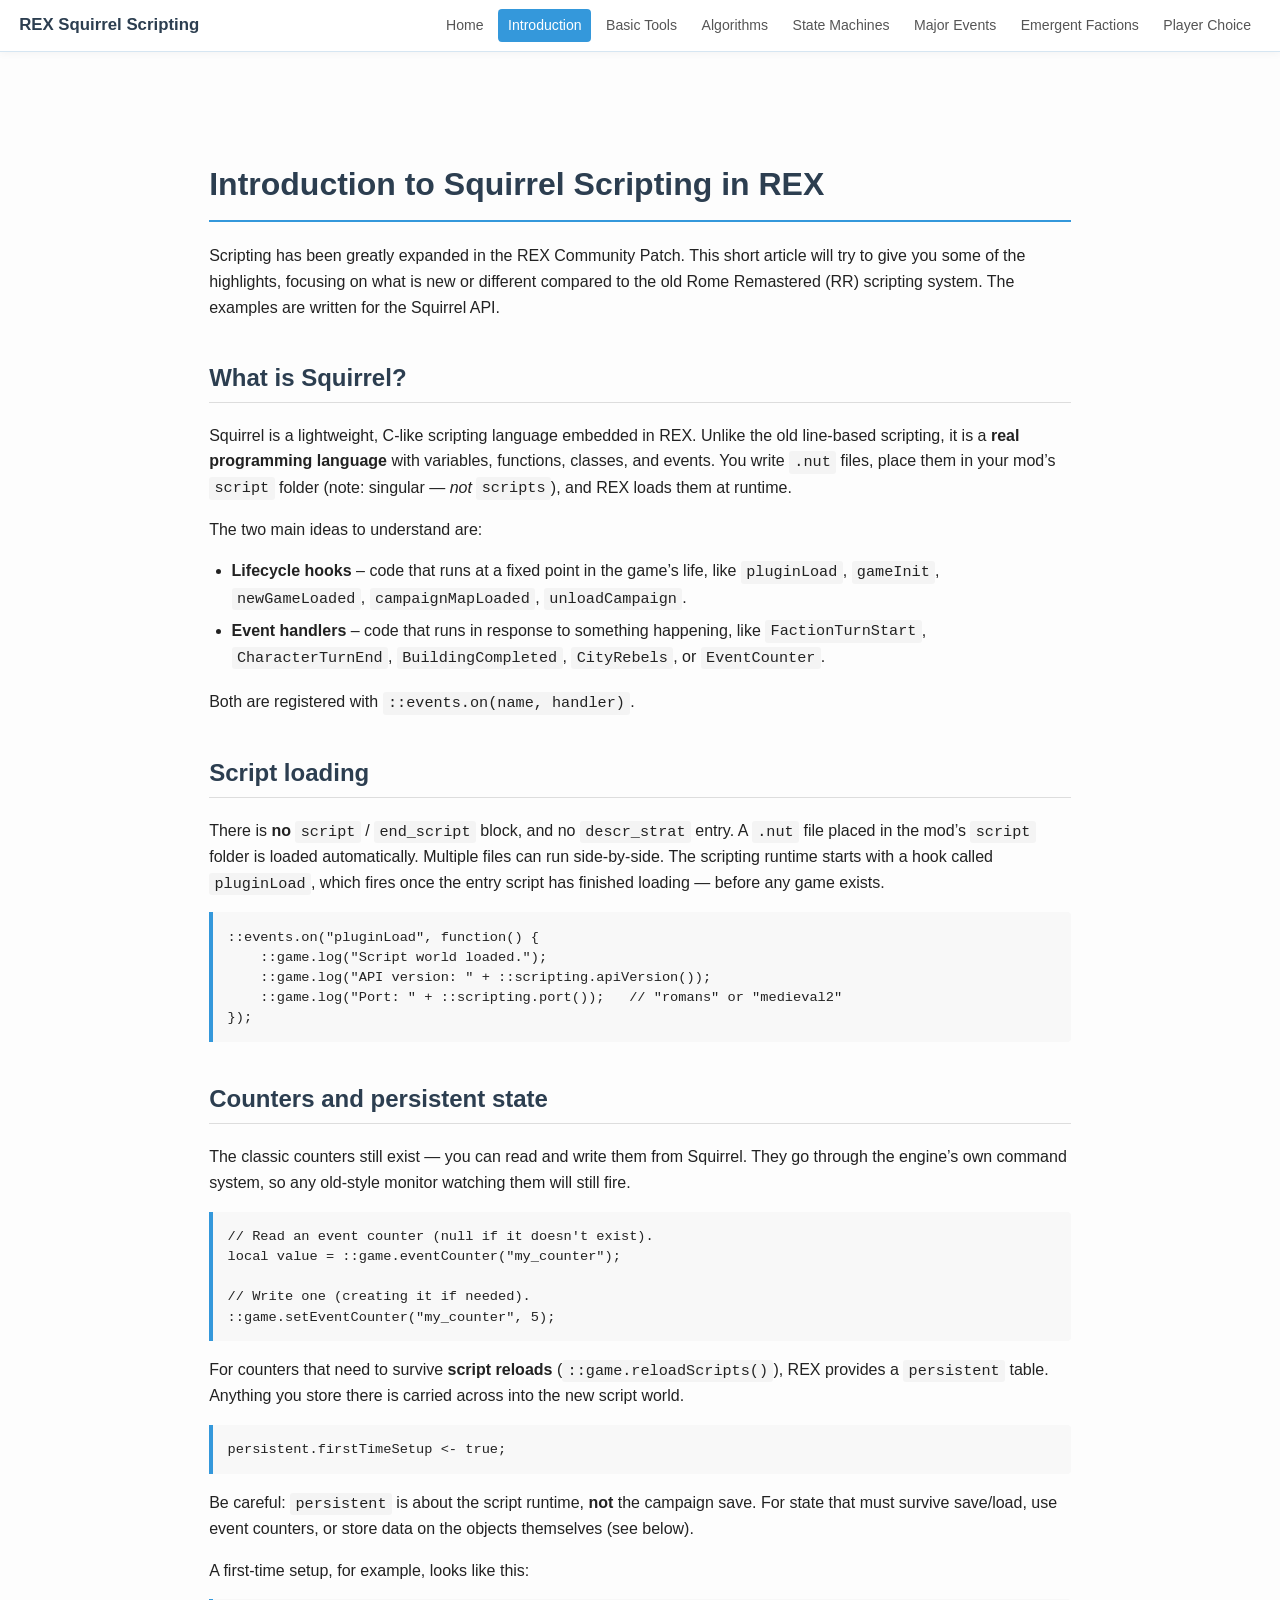
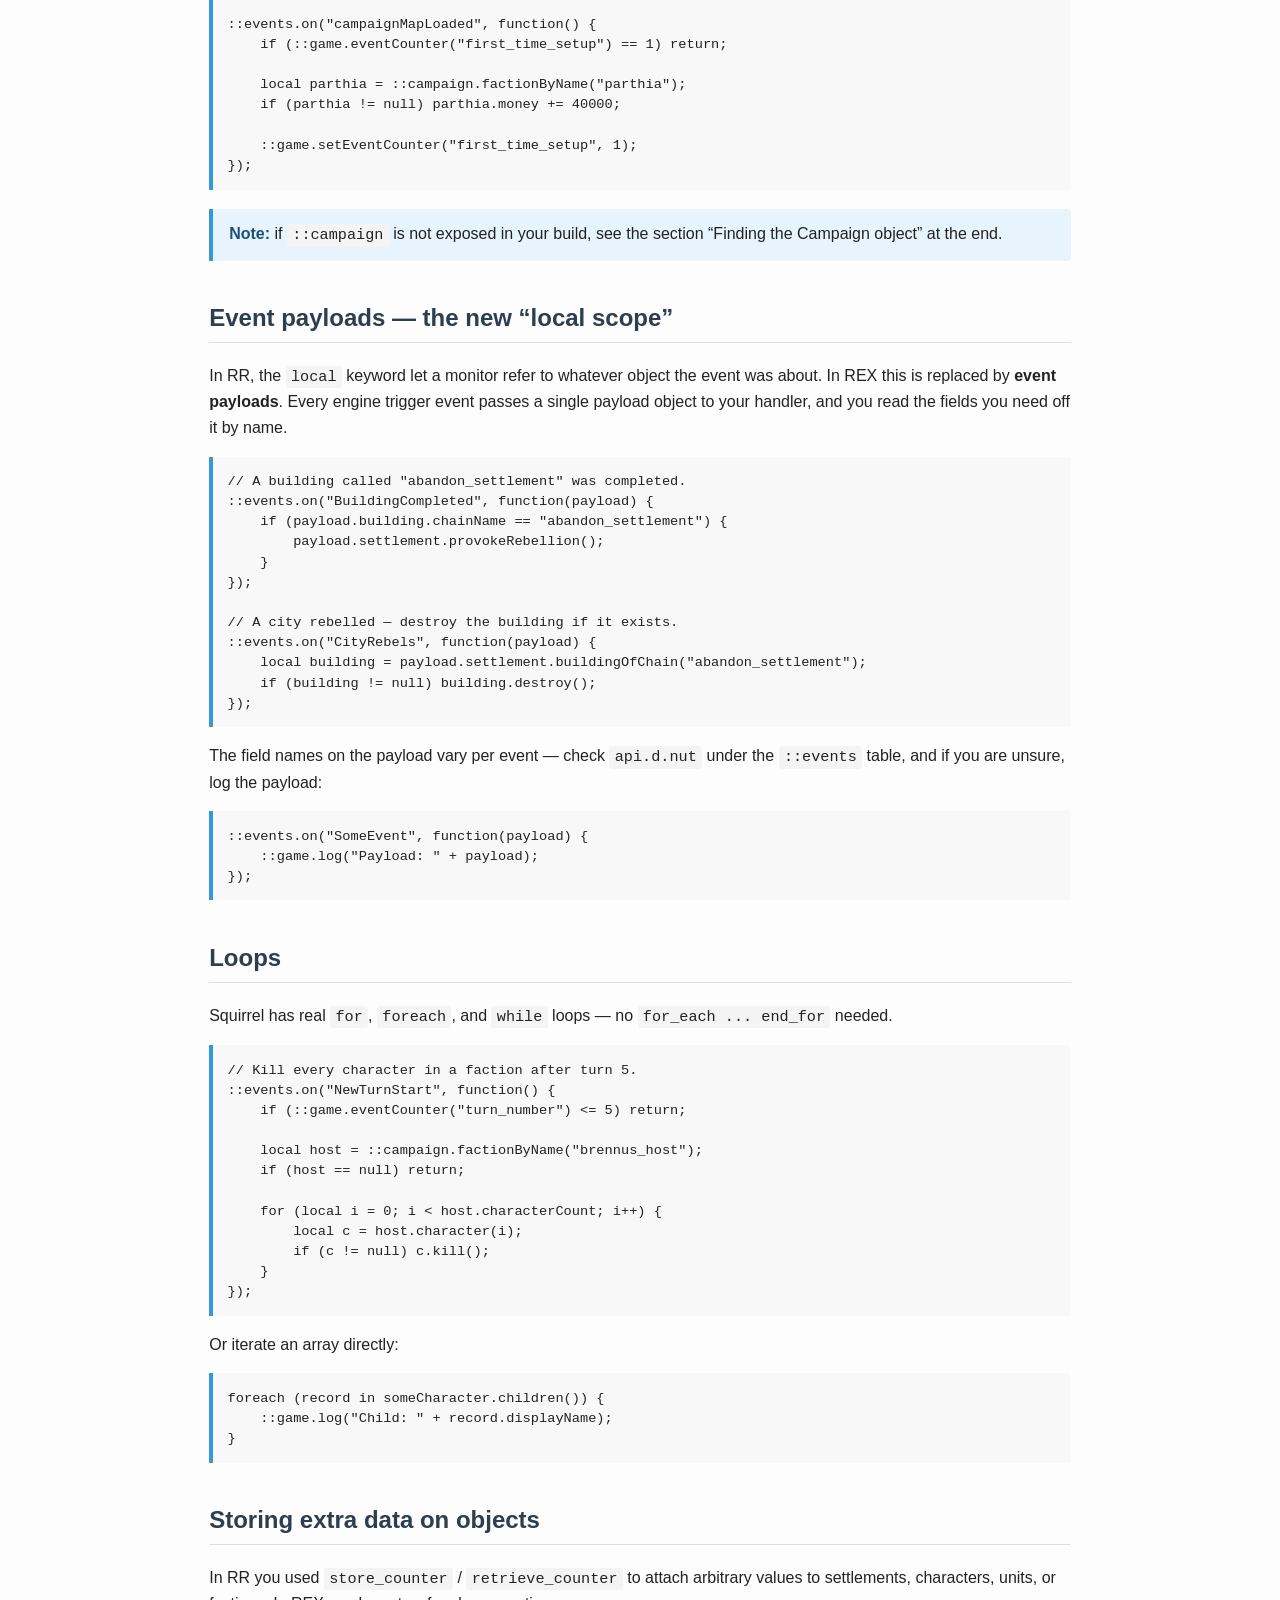
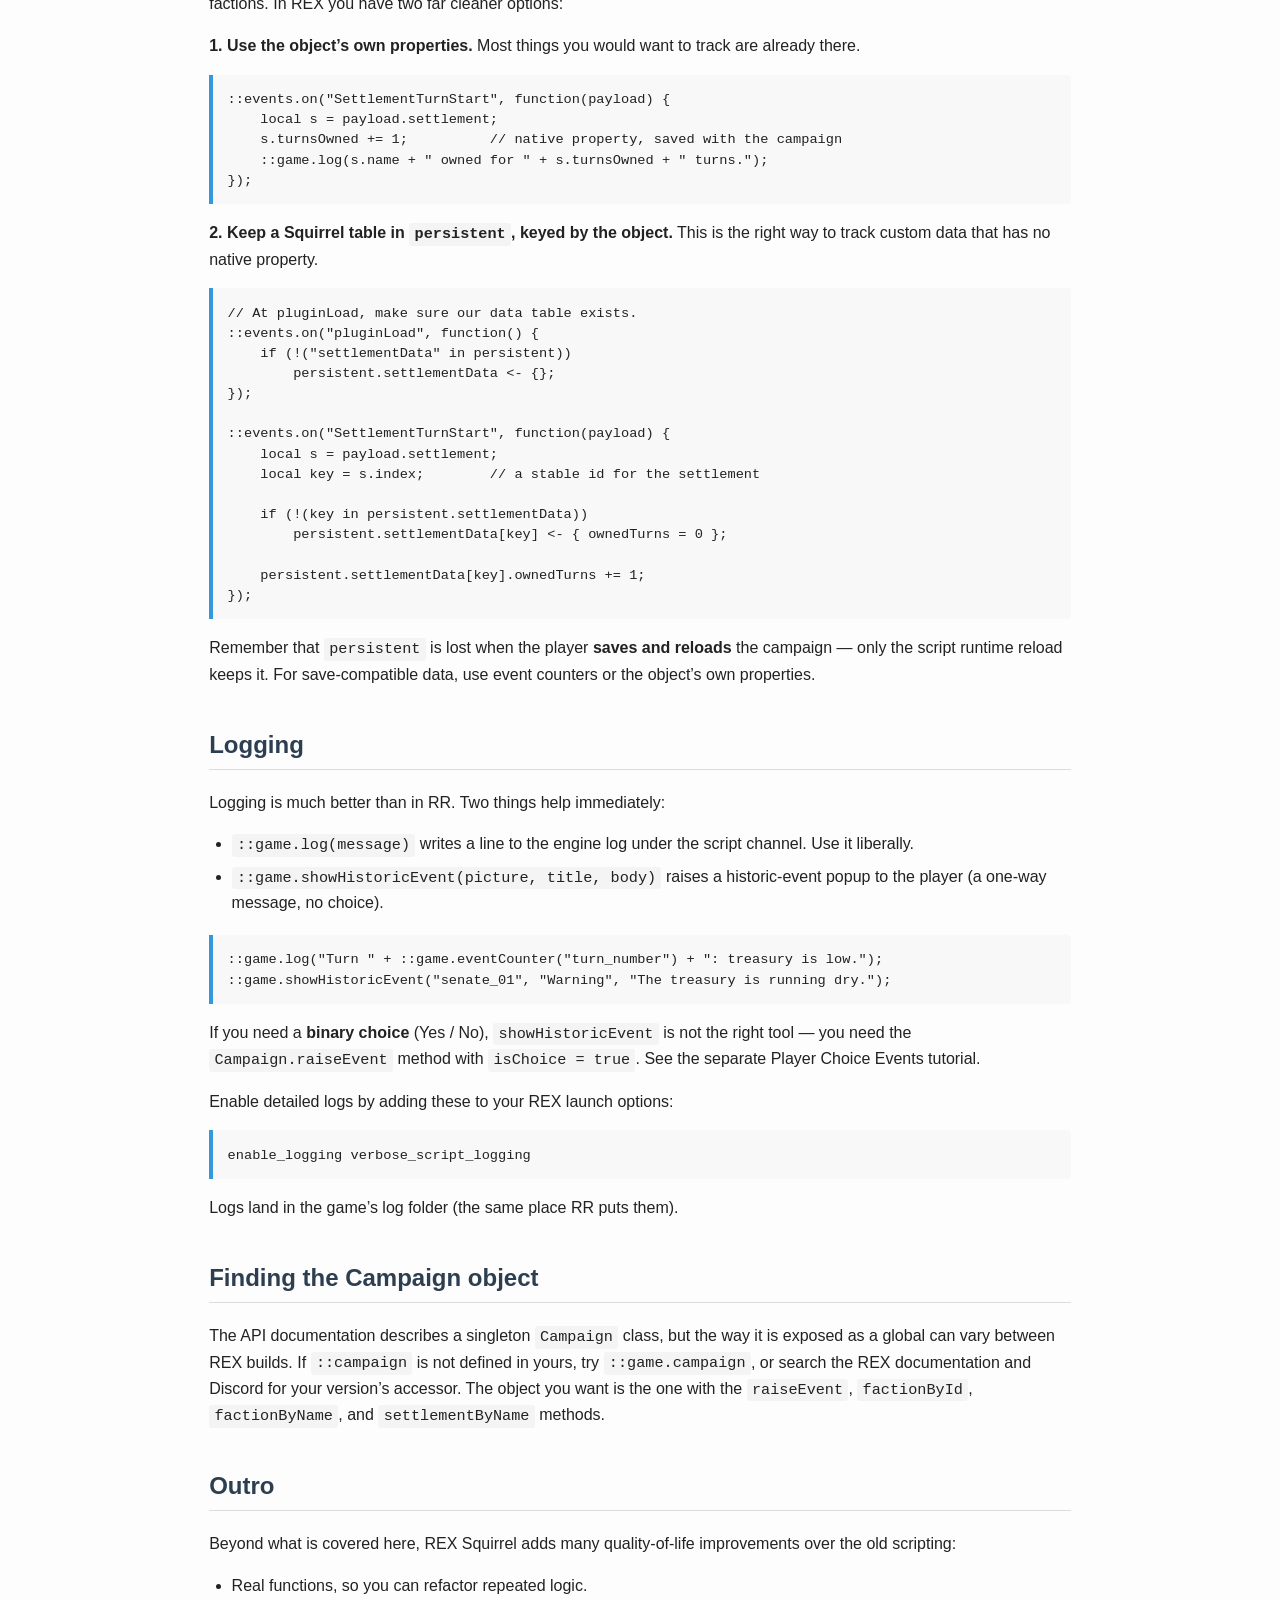
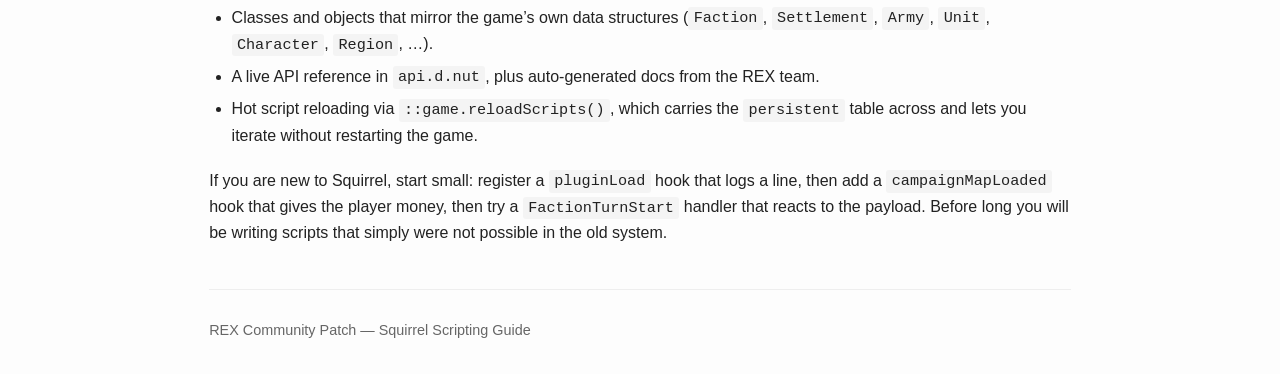
<file: squirrel quirrel tutorials/introduction.html>
<!DOCTYPE html>
<html lang="en">
<head>
<meta charset="UTF-8">
<meta name="viewport" content="width=device-width, initial-scale=1">
<title>Introduction — Squirrel Scripting in REX</title>
<link rel="stylesheet" href="style.css">
<script src="navbar.js"></script>
</head>
<body>

<h1>Introduction to Squirrel Scripting in REX</h1>

<p>Scripting has been greatly expanded in the REX Community Patch. This short article will try to give you some of the highlights, focusing on what is new or different compared to the old Rome Remastered (RR) scripting system. The examples are written for the Squirrel API.</p>

<h2>What is Squirrel?</h2>

<p>Squirrel is a lightweight, C‑like scripting language embedded in REX. Unlike the old line‑based scripting, it is a <strong>real programming language</strong> with variables, functions, classes, and events. You write <code>.nut</code> files, place them in your mod’s <code>script</code> folder (note: singular — <em>not</em> <code>scripts</code>), and REX loads them at runtime.</p>

<p>The two main ideas to understand are:</p>

<ul>
  <li><strong>Lifecycle hooks</strong> – code that runs at a fixed point in the game’s life, like <code>pluginLoad</code>, <code>gameInit</code>, <code>newGameLoaded</code>, <code>campaignMapLoaded</code>, <code>unloadCampaign</code>.</li>
  <li><strong>Event handlers</strong> – code that runs in response to something happening, like <code>FactionTurnStart</code>, <code>CharacterTurnEnd</code>, <code>BuildingCompleted</code>, <code>CityRebels</code>, or <code>EventCounter</code>.</li>
</ul>

<p>Both are registered with <code>::events.on(name, handler)</code>.</p>

<h2>Script loading</h2>

<p>There is <strong>no</strong> <code>script</code> / <code>end_script</code> block, and no <code>descr_strat</code> entry. A <code>.nut</code> file placed in the mod’s <code>script</code> folder is loaded automatically. Multiple files can run side‑by‑side. The scripting runtime starts with a hook called <code>pluginLoad</code>, which fires once the entry script has finished loading — before any game exists.</p>

<pre><code>::events.on("pluginLoad", function() {
    ::game.log("Script world loaded.");
    ::game.log("API version: " + ::scripting.apiVersion());
    ::game.log("Port: " + ::scripting.port());   // "romans" or "medieval2"
});</code></pre>

<h2>Counters and persistent state</h2>

<p>The classic counters still exist — you can read and write them from Squirrel. They go through the engine’s own command system, so any old‑style monitor watching them will still fire.</p>

<pre><code>// Read an event counter (null if it doesn't exist).
local value = ::game.eventCounter("my_counter");

// Write one (creating it if needed).
::game.setEventCounter("my_counter", 5);</code></pre>

<p>For counters that need to survive <strong>script reloads</strong> (<code>::game.reloadScripts()</code>), REX provides a <code>persistent</code> table. Anything you store there is carried across into the new script world.</p>

<pre><code>persistent.firstTimeSetup &lt;- true;</code></pre>

<p>Be careful: <code>persistent</code> is about the script runtime, <strong>not</strong> the campaign save. For state that must survive save/load, use event counters, or store data on the objects themselves (see below).</p>

<p>A first‑time setup, for example, looks like this:</p>

<pre><code>::events.on("campaignMapLoaded", function() {
    if (::game.eventCounter("first_time_setup") == 1) return;

    local parthia = ::campaign.factionByName("parthia");
    if (parthia != null) parthia.money += 40000;

    ::game.setEventCounter("first_time_setup", 1);
});</code></pre>

<div class="note">
<strong>Note:</strong> if <code>::campaign</code> is not exposed in your build, see the section “Finding the Campaign object” at the end.
</div>

<h2>Event payloads — the new “local scope”</h2>

<p>In RR, the <code>local</code> keyword let a monitor refer to whatever object the event was about. In REX this is replaced by <strong>event payloads</strong>. Every engine trigger event passes a single payload object to your handler, and you read the fields you need off it by name.</p>

<pre><code>// A building called "abandon_settlement" was completed.
::events.on("BuildingCompleted", function(payload) {
    if (payload.building.chainName == "abandon_settlement") {
        payload.settlement.provokeRebellion();
    }
});

// A city rebelled — destroy the building if it exists.
::events.on("CityRebels", function(payload) {
    local building = payload.settlement.buildingOfChain("abandon_settlement");
    if (building != null) building.destroy();
});</code></pre>

<p>The field names on the payload vary per event — check <code>api.d.nut</code> under the <code>::events</code> table, and if you are unsure, log the payload:</p>

<pre><code>::events.on("SomeEvent", function(payload) {
    ::game.log("Payload: " + payload);
});</code></pre>

<h2>Loops</h2>

<p>Squirrel has real <code>for</code>, <code>foreach</code>, and <code>while</code> loops — no <code>for_each ... end_for</code> needed.</p>

<pre><code>// Kill every character in a faction after turn 5.
::events.on("NewTurnStart", function() {
    if (::game.eventCounter("turn_number") &lt;= 5) return;

    local host = ::campaign.factionByName("brennus_host");
    if (host == null) return;

    for (local i = 0; i &lt; host.characterCount; i++) {
        local c = host.character(i);
        if (c != null) c.kill();
    }
});</code></pre>

<p>Or iterate an array directly:</p>

<pre><code>foreach (record in someCharacter.children()) {
    ::game.log("Child: " + record.displayName);
}</code></pre>

<h2>Storing extra data on objects</h2>

<p>In RR you used <code>store_counter</code> / <code>retrieve_counter</code> to attach arbitrary values to settlements, characters, units, or factions. In REX you have two far cleaner options:</p>

<p><strong>1. Use the object’s own properties.</strong> Most things you would want to track are already there.</p>

<pre><code>::events.on("SettlementTurnStart", function(payload) {
    local s = payload.settlement;
    s.turnsOwned += 1;          // native property, saved with the campaign
    ::game.log(s.name + " owned for " + s.turnsOwned + " turns.");
});</code></pre>

<p><strong>2. Keep a Squirrel table in <code>persistent</code>, keyed by the object.</strong> This is the right way to track custom data that has no native property.</p>

<pre><code>// At pluginLoad, make sure our data table exists.
::events.on("pluginLoad", function() {
    if (!("settlementData" in persistent))
        persistent.settlementData &lt;- {};
});

::events.on("SettlementTurnStart", function(payload) {
    local s = payload.settlement;
    local key = s.index;        // a stable id for the settlement

    if (!(key in persistent.settlementData))
        persistent.settlementData[key] &lt;- { ownedTurns = 0 };

    persistent.settlementData[key].ownedTurns += 1;
});</code></pre>

<p>Remember that <code>persistent</code> is lost when the player <strong>saves and reloads</strong> the campaign — only the script runtime reload keeps it. For save‑compatible data, use event counters or the object’s own properties.</p>

<h2>Logging</h2>

<p>Logging is much better than in RR. Two things help immediately:</p>

<ul>
  <li><code>::game.log(message)</code> writes a line to the engine log under the script channel. Use it liberally.</li>
  <li><code>::game.showHistoricEvent(picture, title, body)</code> raises a historic‑event popup to the player (a one‑way message, no choice).</li>
</ul>

<pre><code>::game.log("Turn " + ::game.eventCounter("turn_number") + ": treasury is low.");
::game.showHistoricEvent("senate_01", "Warning", "The treasury is running dry.");</code></pre>

<p>If you need a <strong>binary choice</strong> (Yes / No), <code>showHistoricEvent</code> is not the right tool — you need the <code>Campaign.raiseEvent</code> method with <code>isChoice = true</code>. See the separate Player Choice Events tutorial.</p>

<p>Enable detailed logs by adding these to your REX launch options:</p>

<pre><code>enable_logging verbose_script_logging</code></pre>

<p>Logs land in the game’s log folder (the same place RR puts them).</p>

<h2>Finding the Campaign object</h2>

<p>The API documentation describes a singleton <code>Campaign</code> class, but the way it is exposed as a global can vary between REX builds. If <code>::campaign</code> is not defined in yours, try <code>::game.campaign</code>, or search the REX documentation and Discord for your version’s accessor. The object you want is the one with the <code>raiseEvent</code>, <code>factionById</code>, <code>factionByName</code>, and <code>settlementByName</code> methods.</p>

<h2>Outro</h2>

<p>Beyond what is covered here, REX Squirrel adds many quality‑of‑life improvements over the old scripting:</p>

<ul>
  <li>Real functions, so you can refactor repeated logic.</li>
  <li>Classes and objects that mirror the game’s own data structures (<code>Faction</code>, <code>Settlement</code>, <code>Army</code>, <code>Unit</code>, <code>Character</code>, <code>Region</code>, …).</li>
  <li>A live API reference in <code>api.d.nut</code>, plus auto‑generated docs from the REX team.</li>
  <li>Hot script reloading via <code>::game.reloadScripts()</code>, which carries the <code>persistent</code> table across and lets you iterate without restarting the game.</li>
</ul>

<p>If you are new to Squirrel, start small: register a <code>pluginLoad</code> hook that logs a line, then add a <code>campaignMapLoaded</code> hook that gives the player money, then try a <code>FactionTurnStart</code> handler that reacts to the payload. Before long you will be writing scripts that simply were not possible in the old system.</p>

<div class="footer">
  <p>REX Community Patch — Squirrel Scripting Guide</p>
</div>

</body>
</html>
</file>
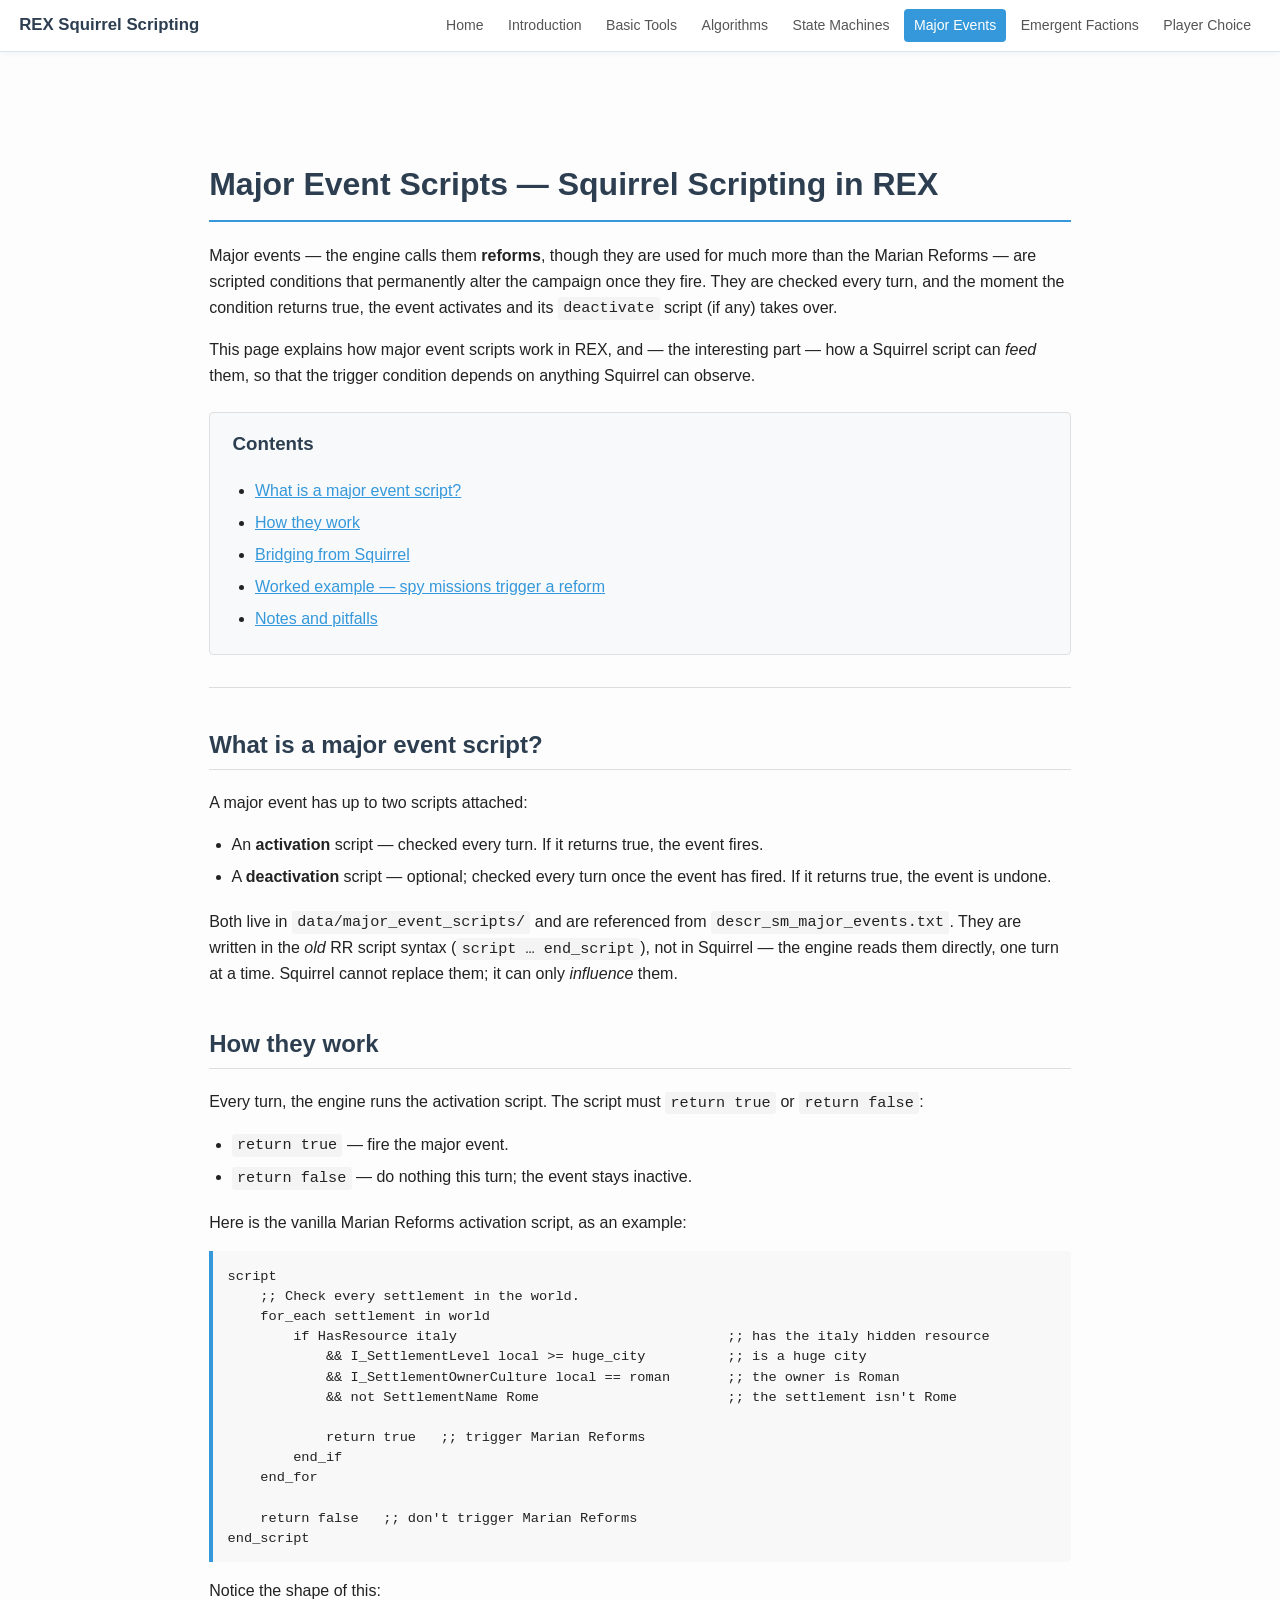
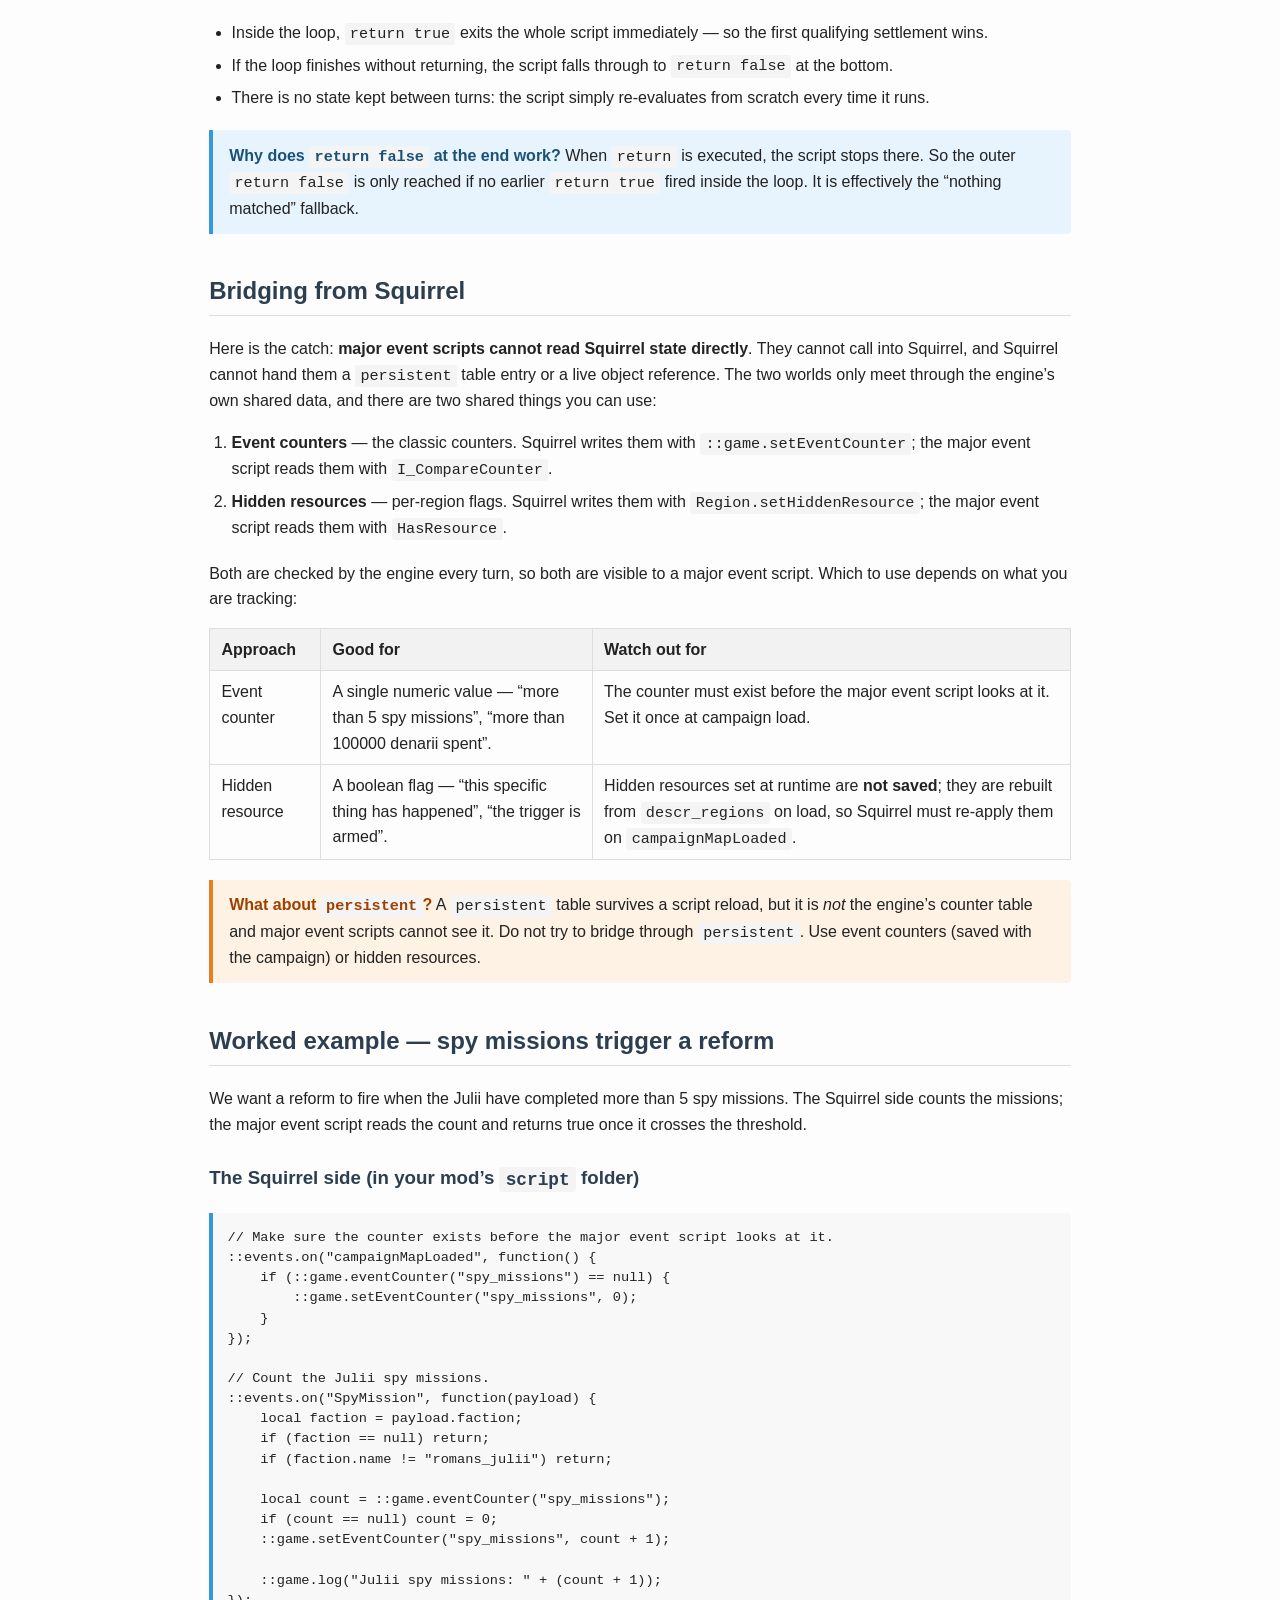
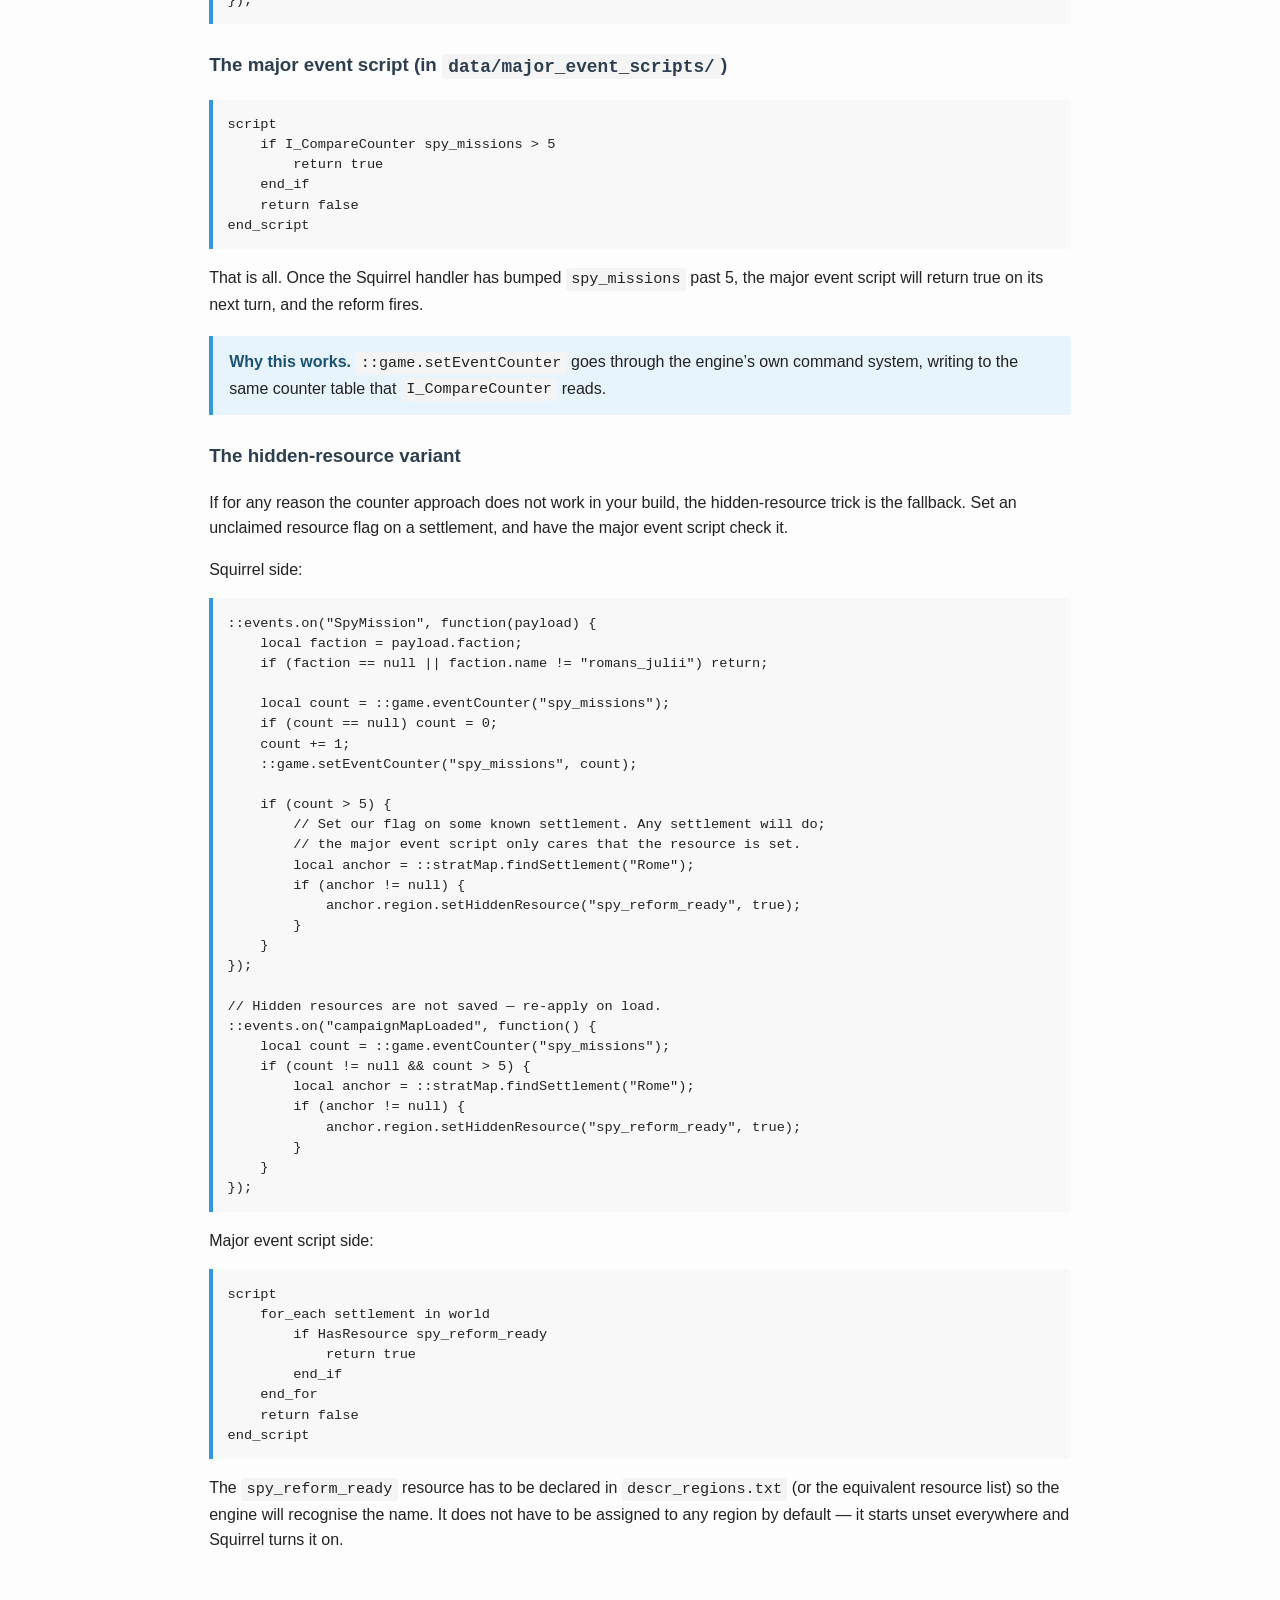
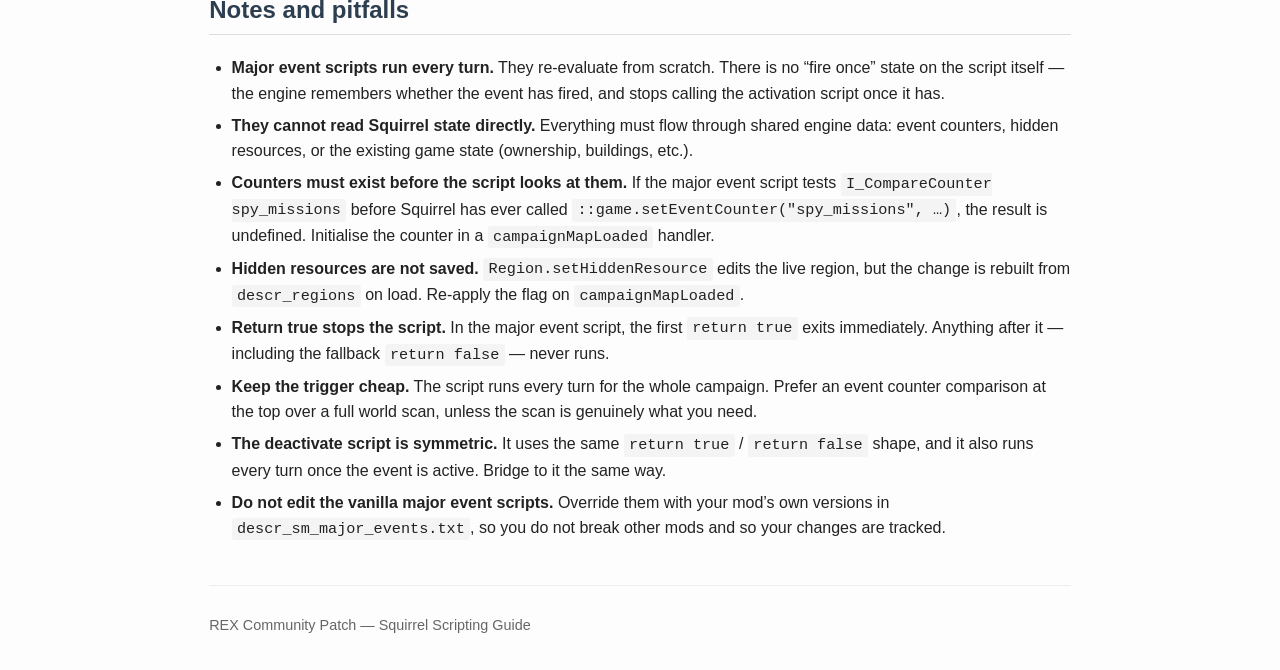
<file: squirrel quirrel tutorials/major-event-scripts.html>
<!DOCTYPE html>
<html lang="en">
<head>
<meta charset="UTF-8">
<meta name="viewport" content="width=device-width, initial-scale=1">
<title>Major Event Scripts — Squirrel Scripting in REX</title>
<link rel="stylesheet" href="style.css">
<script src="navbar.js"></script>
</head>
<body>

<h1>Major Event Scripts — Squirrel Scripting in REX</h1>

<p>Major events — the engine calls them <strong>reforms</strong>, though they are used for much more than the Marian Reforms — are scripted conditions that permanently alter the campaign once they fire. They are checked every turn, and the moment the condition returns true, the event activates and its <code>deactivate</code> script (if any) takes over.</p>

<p>This page explains how major event scripts work in REX, and — the interesting part — how a Squirrel script can <em>feed</em> them, so that the trigger condition depends on anything Squirrel can observe.</p>

<div class="toc">
<h3>Contents</h3>
<ul>
  <li><a href="#what">What is a major event script?</a></li>
  <li><a href="#how">How they work</a></li>
  <li><a href="#bridge">Bridging from Squirrel</a></li>
  <li><a href="#example">Worked example — spy missions trigger a reform</a></li>
  <li><a href="#notes">Notes and pitfalls</a></li>
</ul>
</div>

<hr>

<h2 id="what">What is a major event script?</h2>

<p>A major event has up to two scripts attached:</p>

<ul>
  <li>An <strong>activation</strong> script — checked every turn. If it returns true, the event fires.</li>
  <li>A <strong>deactivation</strong> script — optional; checked every turn once the event has fired. If it returns true, the event is undone.</li>
</ul>

<p>Both live in <code>data/major_event_scripts/</code> and are referenced from <code>descr_sm_major_events.txt</code>. They are written in the <em>old</em> RR script syntax (<code>script … end_script</code>), not in Squirrel — the engine reads them directly, one turn at a time. Squirrel cannot replace them; it can only <em>influence</em> them.</p>

<h2 id="how">How they work</h2>

<p>Every turn, the engine runs the activation script. The script must <code>return true</code> or <code>return false</code>:</p>

<ul>
  <li><code>return true</code> — fire the major event.</li>
  <li><code>return false</code> — do nothing this turn; the event stays inactive.</li>
</ul>

<p>Here is the vanilla Marian Reforms activation script, as an example:</p>

<pre><code>script
    ;; Check every settlement in the world.
    for_each settlement in world
        if HasResource italy                                 ;; has the italy hidden resource
            &amp;&amp; I_SettlementLevel local &gt;= huge_city          ;; is a huge city
            &amp;&amp; I_SettlementOwnerCulture local == roman       ;; the owner is Roman
            &amp;&amp; not SettlementName Rome                       ;; the settlement isn't Rome

            return true   ;; trigger Marian Reforms
        end_if
    end_for

    return false   ;; don't trigger Marian Reforms
end_script</code></pre>

<p>Notice the shape of this:</p>

<ul>
  <li>Inside the loop, <code>return true</code> exits the whole script immediately — so the first qualifying settlement wins.</li>
  <li>If the loop finishes without returning, the script falls through to <code>return false</code> at the bottom.</li>
  <li>There is no state kept between turns: the script simply re‑evaluates from scratch every time it runs.</li>
</ul>

<div class="note">
<strong>Why does <code>return false</code> at the end work?</strong> When <code>return</code> is executed, the script stops there. So the outer <code>return false</code> is only reached if no earlier <code>return true</code> fired inside the loop. It is effectively the “nothing matched” fallback.
</div>

<h2 id="bridge">Bridging from Squirrel</h2>

<p>Here is the catch: <strong>major event scripts cannot read Squirrel state directly</strong>. They cannot call into Squirrel, and Squirrel cannot hand them a <code>persistent</code> table entry or a live object reference. The two worlds only meet through the engine’s own shared data, and there are two shared things you can use:</p>

<ol>
  <li><strong>Event counters</strong> — the classic counters. Squirrel writes them with <code>::game.setEventCounter</code>; the major event script reads them with <code>I_CompareCounter</code>.</li>
  <li><strong>Hidden resources</strong> — per‑region flags. Squirrel writes them with <code>Region.setHiddenResource</code>; the major event script reads them with <code>HasResource</code>.</li>
</ol>

<p>Both are checked by the engine every turn, so both are visible to a major event script. Which to use depends on what you are tracking:</p>

<table>
  <thead>
    <tr><th>Approach</th><th>Good for</th><th>Watch out for</th></tr>
  </thead>
  <tbody>
    <tr>
      <td>Event counter</td>
      <td>A single numeric value — “more than 5 spy missions”, “more than 100000 denarii spent”.</td>
      <td>The counter must exist before the major event script looks at it. Set it once at campaign load.</td>
    </tr>
    <tr>
      <td>Hidden resource</td>
      <td>A boolean flag — “this specific thing has happened”, “the trigger is armed”.</td>
      <td>Hidden resources set at runtime are <strong>not saved</strong>; they are rebuilt from <code>descr_regions</code> on load, so Squirrel must re‑apply them on <code>campaignMapLoaded</code>.</td>
    </tr>
  </tbody>
</table>

<div class="warning">
<strong>What about <code>persistent</code>?</strong> A <code>persistent</code> table survives a script reload, but it is <em>not</em> the engine’s counter table and major event scripts cannot see it. Do not try to bridge through <code>persistent</code>. Use event counters (saved with the campaign) or hidden resources.
</div>

<h2 id="example">Worked example — spy missions trigger a reform</h2>

<p>We want a reform to fire when the Julii have completed more than 5 spy missions. The Squirrel side counts the missions; the major event script reads the count and returns true once it crosses the threshold.</p>

<h3>The Squirrel side (in your mod’s <code>script</code> folder)</h3>

<pre><code>// Make sure the counter exists before the major event script looks at it.
::events.on("campaignMapLoaded", function() {
    if (::game.eventCounter("spy_missions") == null) {
        ::game.setEventCounter("spy_missions", 0);
    }
});

// Count the Julii spy missions.
::events.on("SpyMission", function(payload) {
    local faction = payload.faction;
    if (faction == null) return;
    if (faction.name != "romans_julii") return;

    local count = ::game.eventCounter("spy_missions");
    if (count == null) count = 0;
    ::game.setEventCounter("spy_missions", count + 1);

    ::game.log("Julii spy missions: " + (count + 1));
});</code></pre>

<h3>The major event script (in <code>data/major_event_scripts/</code>)</h3>

<pre><code>script
    if I_CompareCounter spy_missions &gt; 5
        return true
    end_if
    return false
end_script</code></pre>

<p>That is all. Once the Squirrel handler has bumped <code>spy_missions</code> past 5, the major event script will return true on its next turn, and the reform fires.</p>

<div class="note">
<strong>Why this works.</strong> <code>::game.setEventCounter</code> goes through the engine’s own command system, writing to the same counter table that <code>I_CompareCounter</code> reads.
</div>

<h3>The hidden‑resource variant</h3>

<p>If for any reason the counter approach does not work in your build, the hidden‑resource trick is the fallback. Set an unclaimed resource flag on a settlement, and have the major event script check it.</p>

<p>Squirrel side:</p>

<pre><code>::events.on("SpyMission", function(payload) {
    local faction = payload.faction;
    if (faction == null || faction.name != "romans_julii") return;

    local count = ::game.eventCounter("spy_missions");
    if (count == null) count = 0;
    count += 1;
    ::game.setEventCounter("spy_missions", count);

    if (count &gt; 5) {
        // Set our flag on some known settlement. Any settlement will do;
        // the major event script only cares that the resource is set.
        local anchor = ::stratMap.findSettlement("Rome");
        if (anchor != null) {
            anchor.region.setHiddenResource("spy_reform_ready", true);
        }
    }
});

// Hidden resources are not saved — re‑apply on load.
::events.on("campaignMapLoaded", function() {
    local count = ::game.eventCounter("spy_missions");
    if (count != null &amp;&amp; count &gt; 5) {
        local anchor = ::stratMap.findSettlement("Rome");
        if (anchor != null) {
            anchor.region.setHiddenResource("spy_reform_ready", true);
        }
    }
});</code></pre>

<p>Major event script side:</p>

<pre><code>script
    for_each settlement in world
        if HasResource spy_reform_ready
            return true
        end_if
    end_for
    return false
end_script</code></pre>

<p>The <code>spy_reform_ready</code> resource has to be declared in <code>descr_regions.txt</code> (or the equivalent resource list) so the engine will recognise the name. It does not have to be assigned to any region by default — it starts unset everywhere and Squirrel turns it on.</p>

<h2 id="notes">Notes and pitfalls</h2>

<ul>
  <li><strong>Major event scripts run every turn.</strong> They re‑evaluate from scratch. There is no “fire once” state on the script itself — the engine remembers whether the event has fired, and stops calling the activation script once it has.</li>
  <li><strong>They cannot read Squirrel state directly.</strong> Everything must flow through shared engine data: event counters, hidden resources, or the existing game state (ownership, buildings, etc.).</li>
  <li><strong>Counters must exist before the script looks at them.</strong> If the major event script tests <code>I_CompareCounter spy_missions</code> before Squirrel has ever called <code>::game.setEventCounter("spy_missions", …)</code>, the result is undefined. Initialise the counter in a <code>campaignMapLoaded</code> handler.</li>
  <li><strong>Hidden resources are not saved.</strong> <code>Region.setHiddenResource</code> edits the live region, but the change is rebuilt from <code>descr_regions</code> on load. Re‑apply the flag on <code>campaignMapLoaded</code>.</li>
  <li><strong>Return true stops the script.</strong> In the major event script, the first <code>return true</code> exits immediately. Anything after it — including the fallback <code>return false</code> — never runs.</li>
  <li><strong>Keep the trigger cheap.</strong> The script runs every turn for the whole campaign. Prefer an event counter comparison at the top over a full world scan, unless the scan is genuinely what you need.</li>
  <li><strong>The deactivate script is symmetric.</strong> It uses the same <code>return true</code> / <code>return false</code> shape, and it also runs every turn once the event is active. Bridge to it the same way.</li>
  <li><strong>Do not edit the vanilla major event scripts.</strong> Override them with your mod’s own versions in <code>descr_sm_major_events.txt</code>, so you do not break other mods and so your changes are tracked.</li>
</ul>

<div class="footer">
  <p>REX Community Patch — Squirrel Scripting Guide</p>
</div>

</body>
</html>
</file>
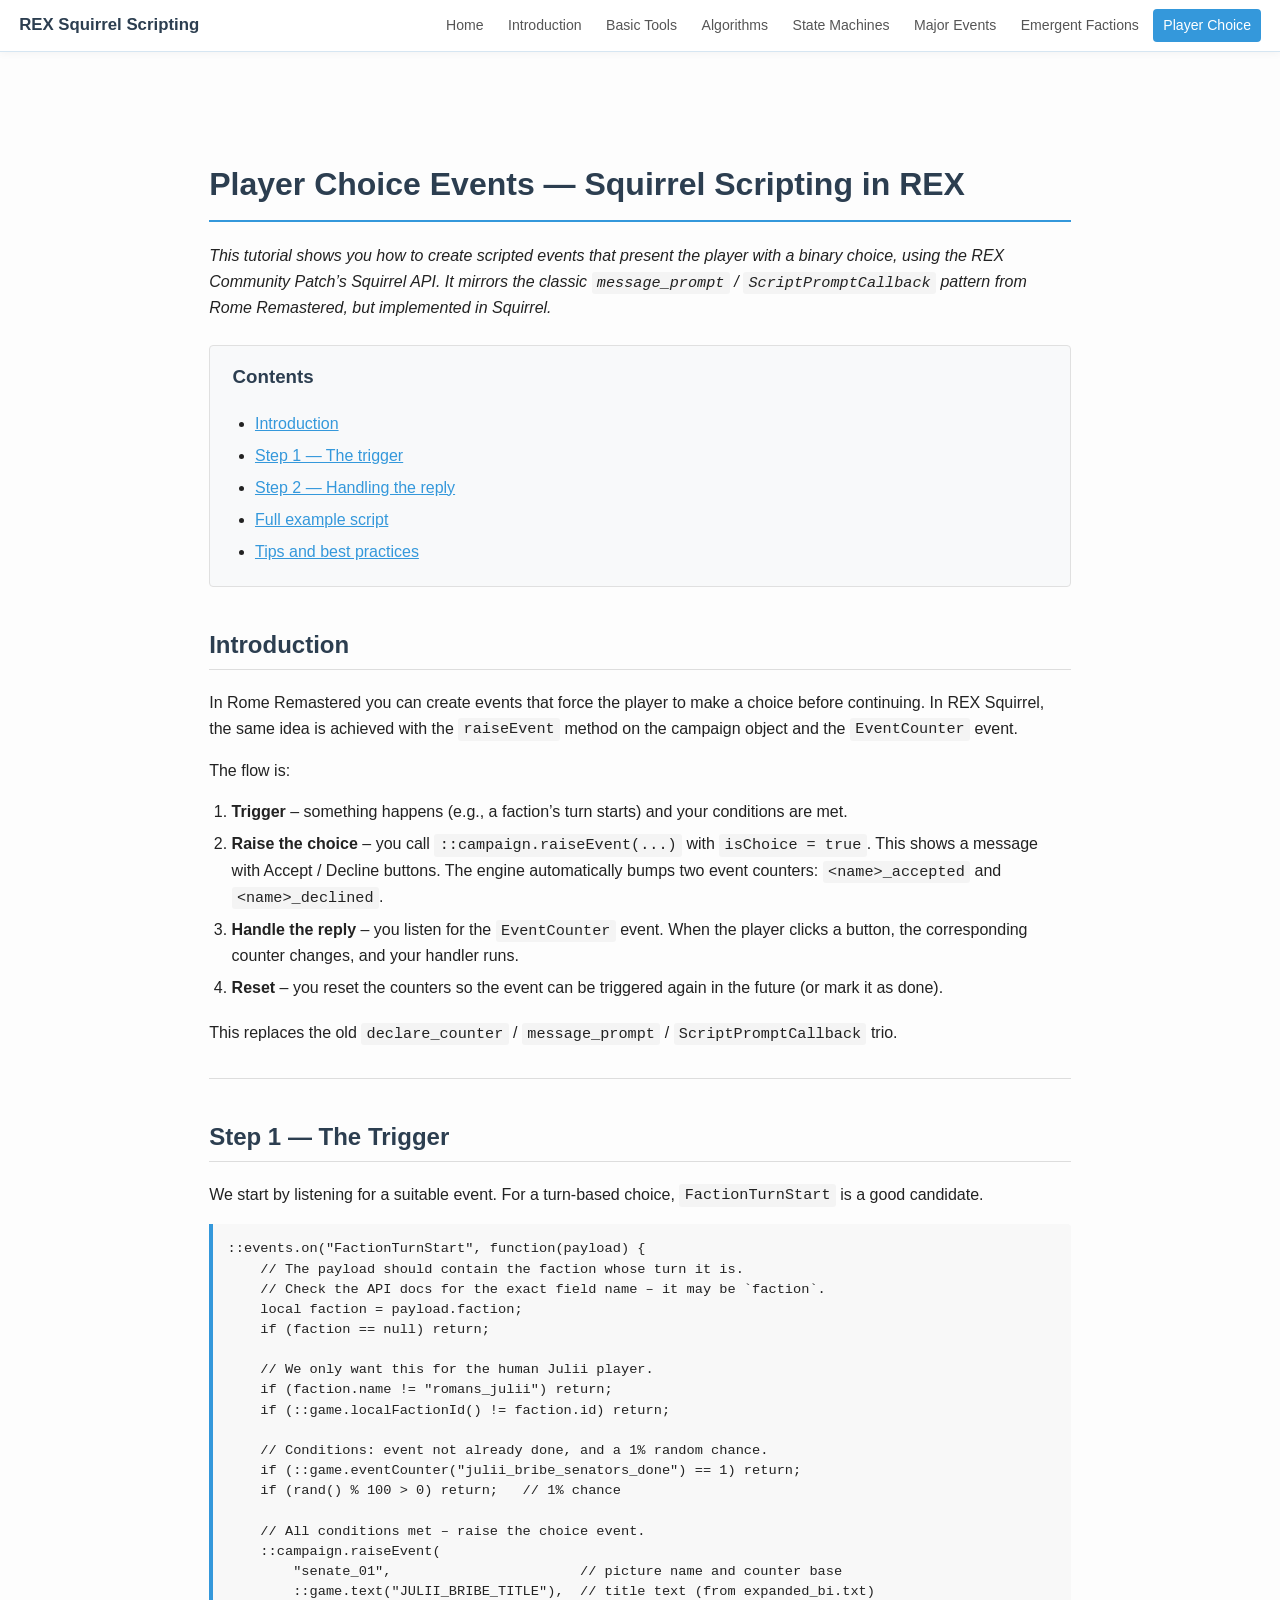
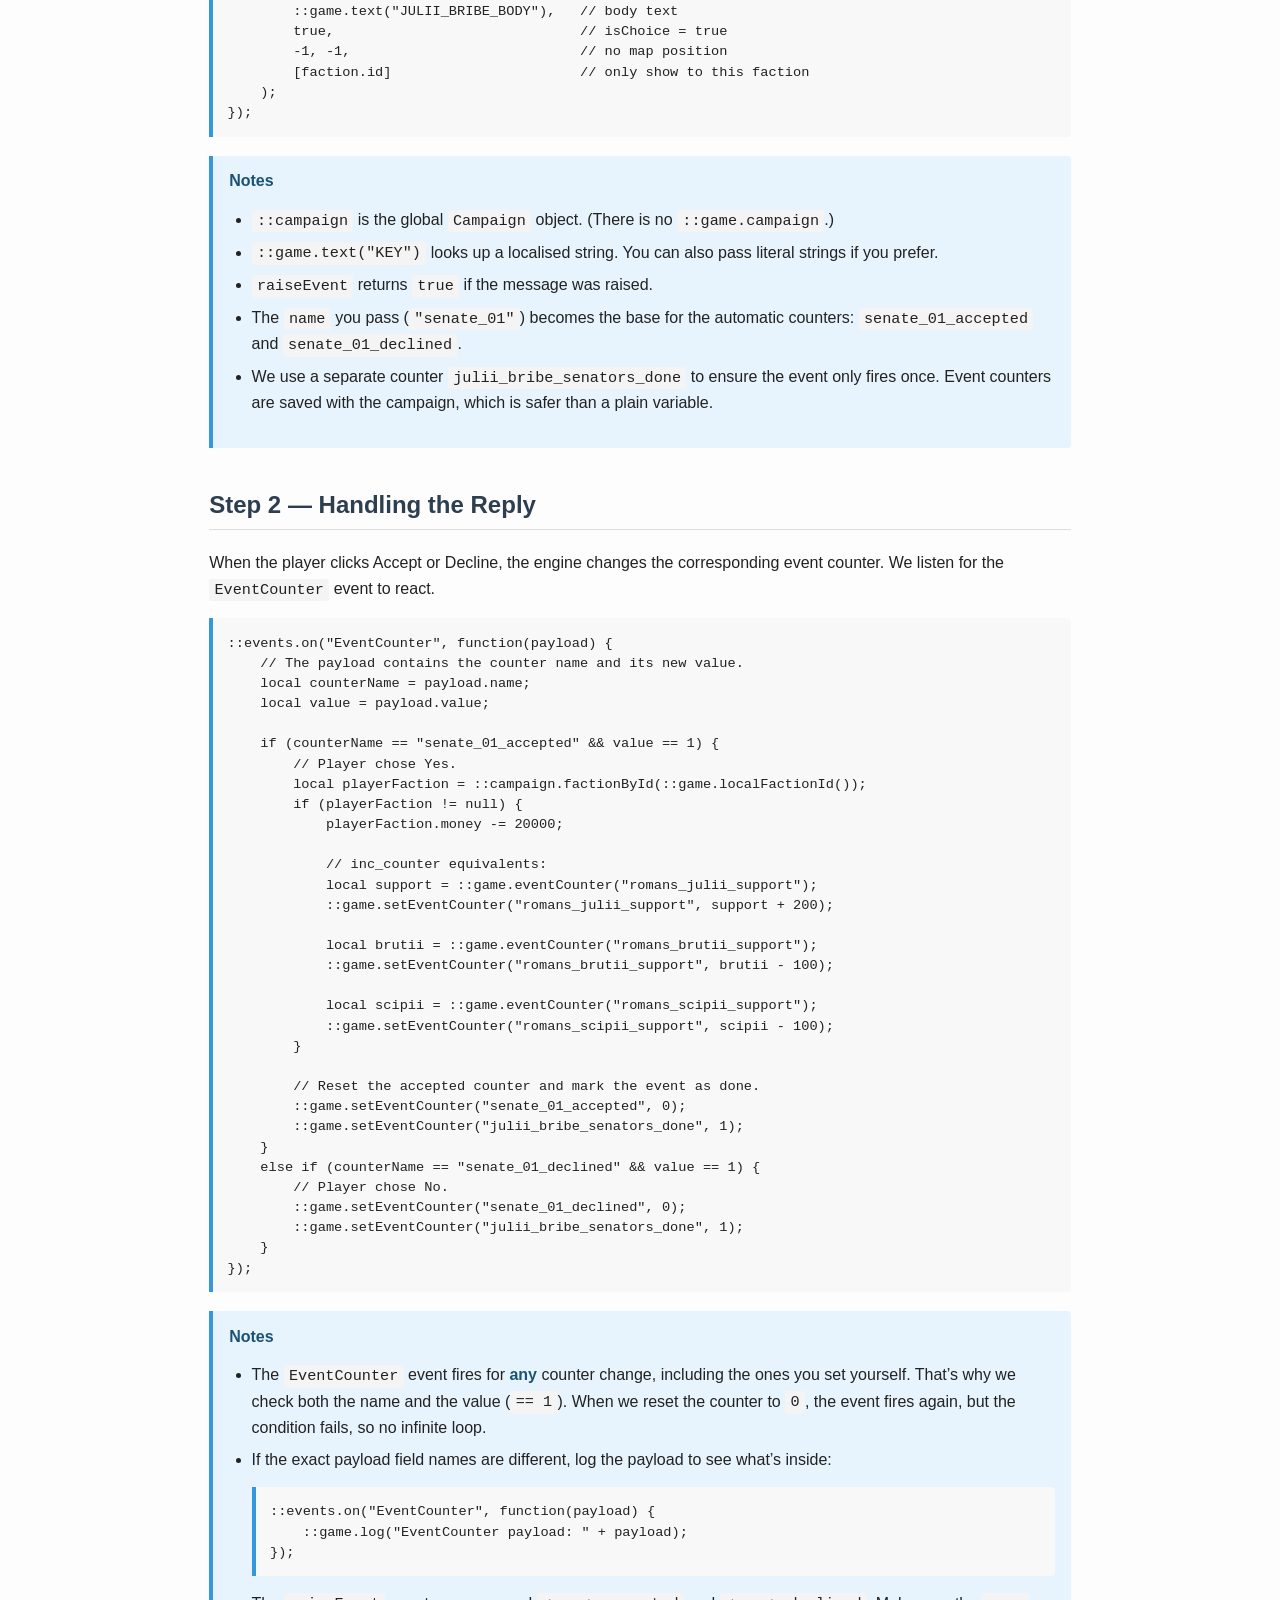
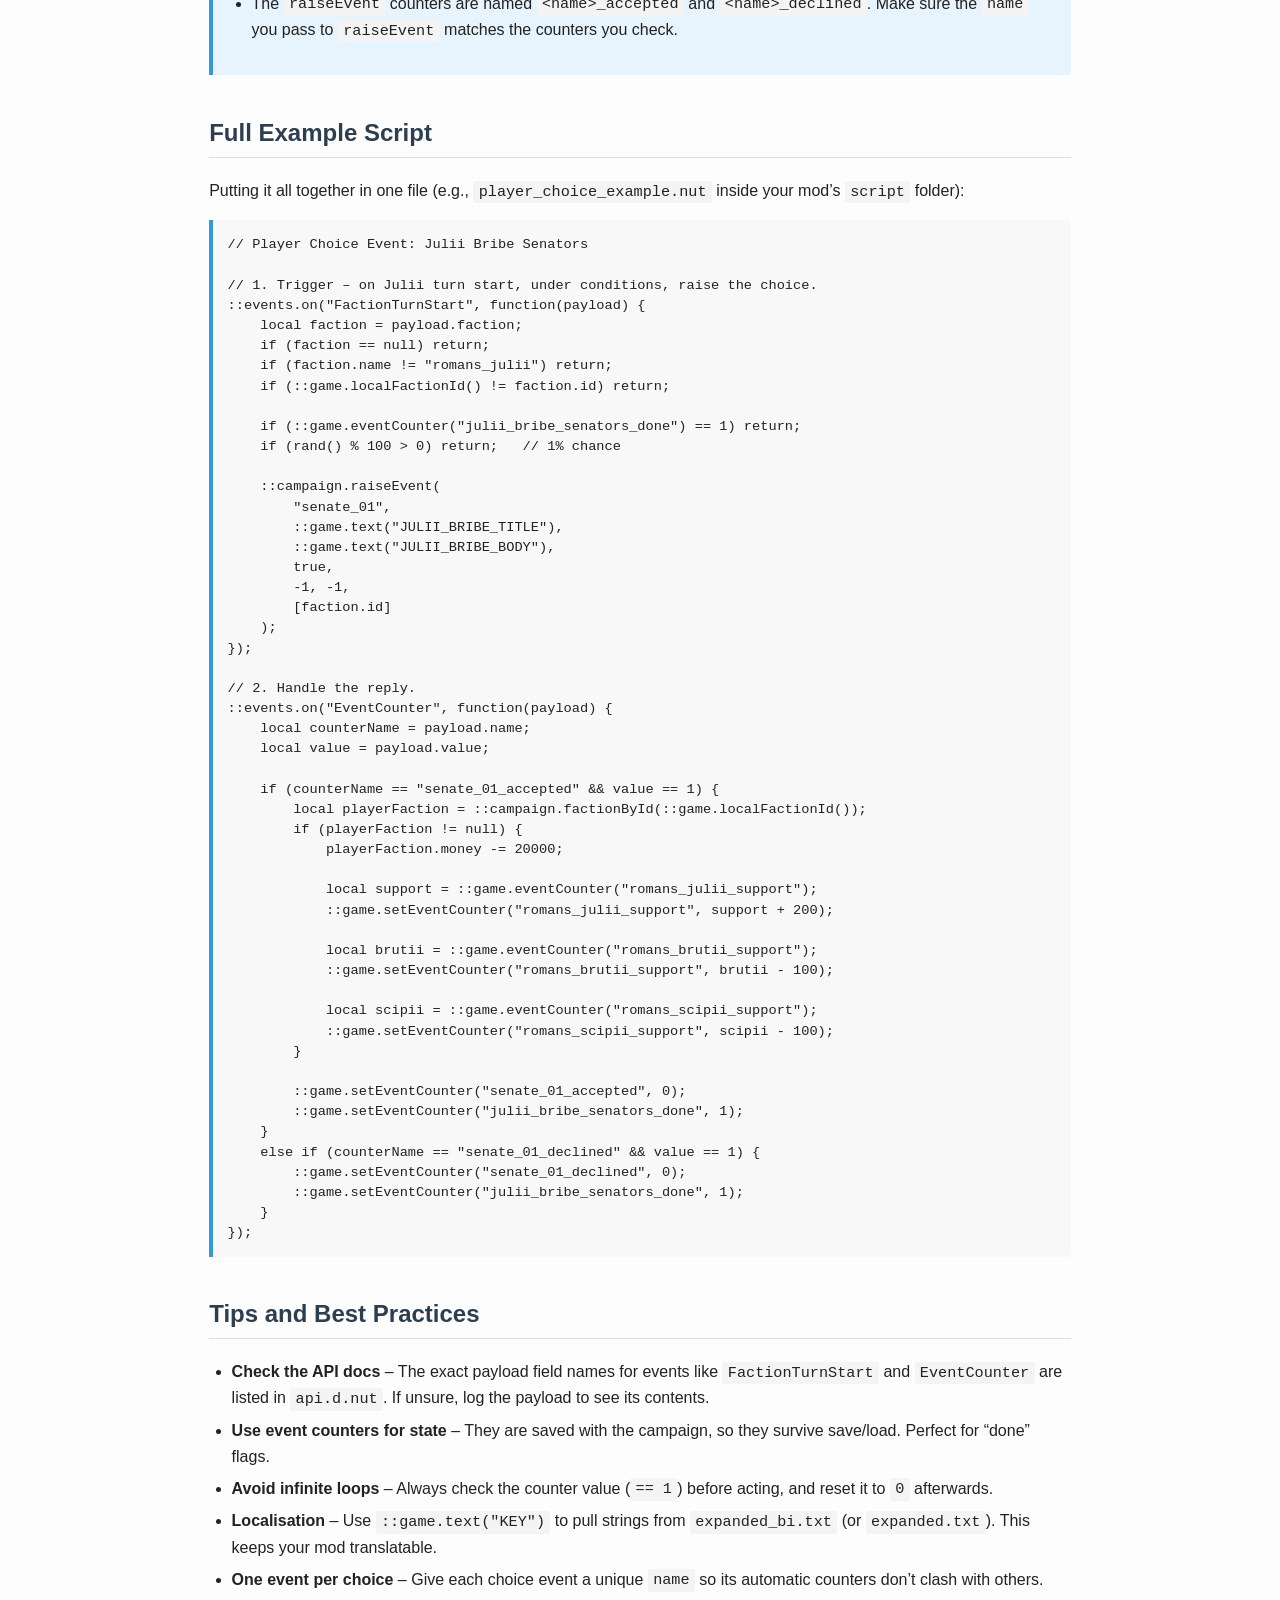
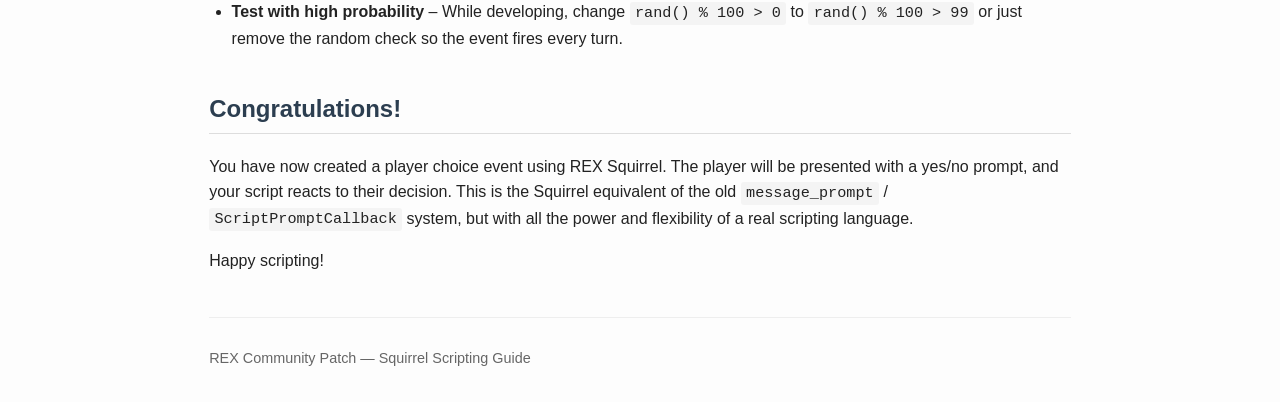
<file: squirrel quirrel tutorials/player-choice-events.html>
<!DOCTYPE html>
<html lang="en">
<head>
<meta charset="UTF-8">
<meta name="viewport" content="width=device-width, initial-scale=1">
<title>Player Choice Events — Squirrel Scripting in REX</title>
<link rel="stylesheet" href="style.css">
<script src="navbar.js"></script>
</head>
<body>

<h1>Player Choice Events — Squirrel Scripting in REX</h1>

<p><em>This tutorial shows you how to create scripted events that present the player with a binary choice, using the REX Community Patch’s Squirrel API. It mirrors the classic <code>message_prompt</code> / <code>ScriptPromptCallback</code> pattern from Rome Remastered, but implemented in Squirrel.</em></p>

<div class="toc">
<h3>Contents</h3>
<ul>
  <li><a href="#intro">Introduction</a></li>
  <li><a href="#trigger">Step 1 — The trigger</a></li>
  <li><a href="#reply">Step 2 — Handling the reply</a></li>
  <li><a href="#full">Full example script</a></li>
  <li><a href="#tips">Tips and best practices</a></li>
</ul>
</div>

<h2 id="intro">Introduction</h2>

<p>In Rome Remastered you can create events that force the player to make a choice before continuing. In REX Squirrel, the same idea is achieved with the <code>raiseEvent</code> method on the campaign object and the <code>EventCounter</code> event.</p>

<p>The flow is:</p>
<ol>
  <li><strong>Trigger</strong> – something happens (e.g., a faction’s turn starts) and your conditions are met.</li>
  <li><strong>Raise the choice</strong> – you call <code>::campaign.raiseEvent(...)</code> with <code>isChoice = true</code>. This shows a message with Accept / Decline buttons. The engine automatically bumps two event counters: <code>&lt;name&gt;_accepted</code> and <code>&lt;name&gt;_declined</code>.</li>
  <li><strong>Handle the reply</strong> – you listen for the <code>EventCounter</code> event. When the player clicks a button, the corresponding counter changes, and your handler runs.</li>
  <li><strong>Reset</strong> – you reset the counters so the event can be triggered again in the future (or mark it as done).</li>
</ol>

<p>This replaces the old <code>declare_counter</code> / <code>message_prompt</code> / <code>ScriptPromptCallback</code> trio.</p>

<hr>

<h2 id="trigger">Step 1 — The Trigger</h2>

<p>We start by listening for a suitable event. For a turn‑based choice, <code>FactionTurnStart</code> is a good candidate.</p>

<pre><code>::events.on("FactionTurnStart", function(payload) {
    // The payload should contain the faction whose turn it is.
    // Check the API docs for the exact field name – it may be `faction`.
    local faction = payload.faction;
    if (faction == null) return;

    // We only want this for the human Julii player.
    if (faction.name != "romans_julii") return;
    if (::game.localFactionId() != faction.id) return;

    // Conditions: event not already done, and a 1% random chance.
    if (::game.eventCounter("julii_bribe_senators_done") == 1) return;
    if (rand() % 100 &gt; 0) return;   // 1% chance

    // All conditions met – raise the choice event.
    ::campaign.raiseEvent(
        "senate_01",                       // picture name and counter base
        ::game.text("JULII_BRIBE_TITLE"),  // title text (from expanded_bi.txt)
        ::game.text("JULII_BRIBE_BODY"),   // body text
        true,                              // isChoice = true
        -1, -1,                            // no map position
        [faction.id]                       // only show to this faction
    );
});</code></pre>

<div class="note">
<strong>Notes</strong>
<ul>
  <li><code>::campaign</code> is the global <code>Campaign</code> object. (There is no <code>::game.campaign</code>.)</li>
  <li><code>::game.text("KEY")</code> looks up a localised string. You can also pass literal strings if you prefer.</li>
  <li><code>raiseEvent</code> returns <code>true</code> if the message was raised.</li>
  <li>The <code>name</code> you pass (<code>"senate_01"</code>) becomes the base for the automatic counters: <code>senate_01_accepted</code> and <code>senate_01_declined</code>.</li>
  <li>We use a separate counter <code>julii_bribe_senators_done</code> to ensure the event only fires once. Event counters are saved with the campaign, which is safer than a plain variable.</li>
</ul>
</div>

<h2 id="reply">Step 2 — Handling the Reply</h2>

<p>When the player clicks Accept or Decline, the engine changes the corresponding event counter. We listen for the <code>EventCounter</code> event to react.</p>

<pre><code>::events.on("EventCounter", function(payload) {
    // The payload contains the counter name and its new value.
    local counterName = payload.name;
    local value = payload.value;

    if (counterName == "senate_01_accepted" &amp;&amp; value == 1) {
        // Player chose Yes.
        local playerFaction = ::campaign.factionById(::game.localFactionId());
        if (playerFaction != null) {
            playerFaction.money -= 20000;

            // inc_counter equivalents:
            local support = ::game.eventCounter("romans_julii_support");
            ::game.setEventCounter("romans_julii_support", support + 200);

            local brutii = ::game.eventCounter("romans_brutii_support");
            ::game.setEventCounter("romans_brutii_support", brutii - 100);

            local scipii = ::game.eventCounter("romans_scipii_support");
            ::game.setEventCounter("romans_scipii_support", scipii - 100);
        }

        // Reset the accepted counter and mark the event as done.
        ::game.setEventCounter("senate_01_accepted", 0);
        ::game.setEventCounter("julii_bribe_senators_done", 1);
    }
    else if (counterName == "senate_01_declined" &amp;&amp; value == 1) {
        // Player chose No.
        ::game.setEventCounter("senate_01_declined", 0);
        ::game.setEventCounter("julii_bribe_senators_done", 1);
    }
});</code></pre>

<div class="note">
<strong>Notes</strong>
<ul>
  <li>The <code>EventCounter</code> event fires for <strong>any</strong> counter change, including the ones you set yourself. That’s why we check both the name and the value (<code>== 1</code>). When we reset the counter to <code>0</code>, the event fires again, but the condition fails, so no infinite loop.</li>
  <li>If the exact payload field names are different, log the payload to see what’s inside:
    <pre><code>::events.on("EventCounter", function(payload) {
    ::game.log("EventCounter payload: " + payload);
});</code></pre>
  </li>
  <li>The <code>raiseEvent</code> counters are named <code>&lt;name&gt;_accepted</code> and <code>&lt;name&gt;_declined</code>. Make sure the <code>name</code> you pass to <code>raiseEvent</code> matches the counters you check.</li>
</ul>
</div>

<h2 id="full">Full Example Script</h2>

<p>Putting it all together in one file (e.g., <code>player_choice_example.nut</code> inside your mod’s <code>script</code> folder):</p>

<pre><code>// Player Choice Event: Julii Bribe Senators

// 1. Trigger – on Julii turn start, under conditions, raise the choice.
::events.on("FactionTurnStart", function(payload) {
    local faction = payload.faction;
    if (faction == null) return;
    if (faction.name != "romans_julii") return;
    if (::game.localFactionId() != faction.id) return;

    if (::game.eventCounter("julii_bribe_senators_done") == 1) return;
    if (rand() % 100 &gt; 0) return;   // 1% chance

    ::campaign.raiseEvent(
        "senate_01",
        ::game.text("JULII_BRIBE_TITLE"),
        ::game.text("JULII_BRIBE_BODY"),
        true,
        -1, -1,
        [faction.id]
    );
});

// 2. Handle the reply.
::events.on("EventCounter", function(payload) {
    local counterName = payload.name;
    local value = payload.value;

    if (counterName == "senate_01_accepted" &amp;&amp; value == 1) {
        local playerFaction = ::campaign.factionById(::game.localFactionId());
        if (playerFaction != null) {
            playerFaction.money -= 20000;

            local support = ::game.eventCounter("romans_julii_support");
            ::game.setEventCounter("romans_julii_support", support + 200);

            local brutii = ::game.eventCounter("romans_brutii_support");
            ::game.setEventCounter("romans_brutii_support", brutii - 100);

            local scipii = ::game.eventCounter("romans_scipii_support");
            ::game.setEventCounter("romans_scipii_support", scipii - 100);
        }

        ::game.setEventCounter("senate_01_accepted", 0);
        ::game.setEventCounter("julii_bribe_senators_done", 1);
    }
    else if (counterName == "senate_01_declined" &amp;&amp; value == 1) {
        ::game.setEventCounter("senate_01_declined", 0);
        ::game.setEventCounter("julii_bribe_senators_done", 1);
    }
});</code></pre>

<h2 id="tips">Tips and Best Practices</h2>
<ul>
  <li><strong>Check the API docs</strong> – The exact payload field names for events like <code>FactionTurnStart</code> and <code>EventCounter</code> are listed in <code>api.d.nut</code>. If unsure, log the payload to see its contents.</li>
  <li><strong>Use event counters for state</strong> – They are saved with the campaign, so they survive save/load. Perfect for “done” flags.</li>
  <li><strong>Avoid infinite loops</strong> – Always check the counter value (<code>== 1</code>) before acting, and reset it to <code>0</code> afterwards.</li>
  <li><strong>Localisation</strong> – Use <code>::game.text("KEY")</code> to pull strings from <code>expanded_bi.txt</code> (or <code>expanded.txt</code>). This keeps your mod translatable.</li>
  <li><strong>One event per choice</strong> – Give each choice event a unique <code>name</code> so its automatic counters don’t clash with others.</li>
  <li><strong>Test with high probability</strong> – While developing, change <code>rand() % 100 &gt; 0</code> to <code>rand() % 100 &gt; 99</code> or just remove the random check so the event fires every turn.</li>
</ul>

<h2>Congratulations!</h2>
<p>You have now created a player choice event using REX Squirrel. The player will be presented with a yes/no prompt, and your script reacts to their decision. This is the Squirrel equivalent of the old <code>message_prompt</code> / <code>ScriptPromptCallback</code> system, but with all the power and flexibility of a real scripting language.</p>

<p>Happy scripting!</p>

<div class="footer">
  <p>REX Community Patch — Squirrel Scripting Guide</p>
</div>

</body>
</html>
</file>
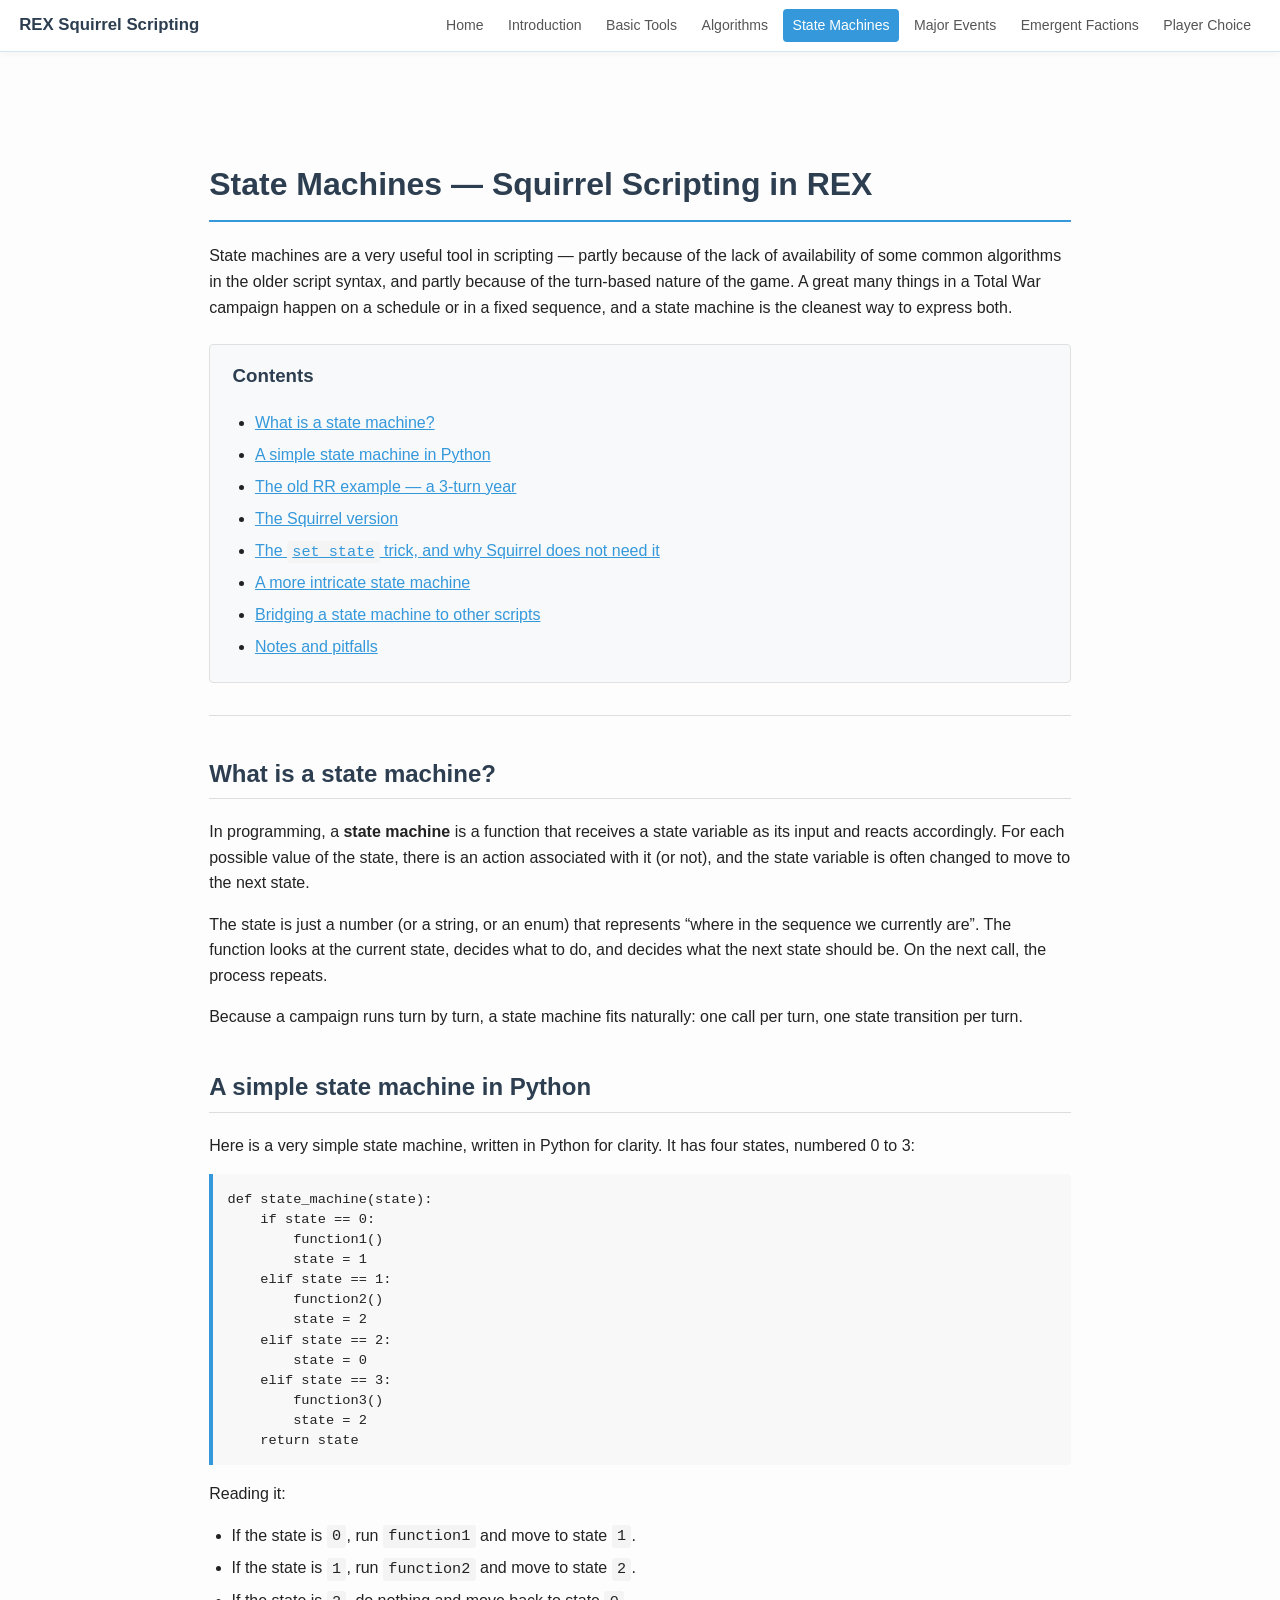
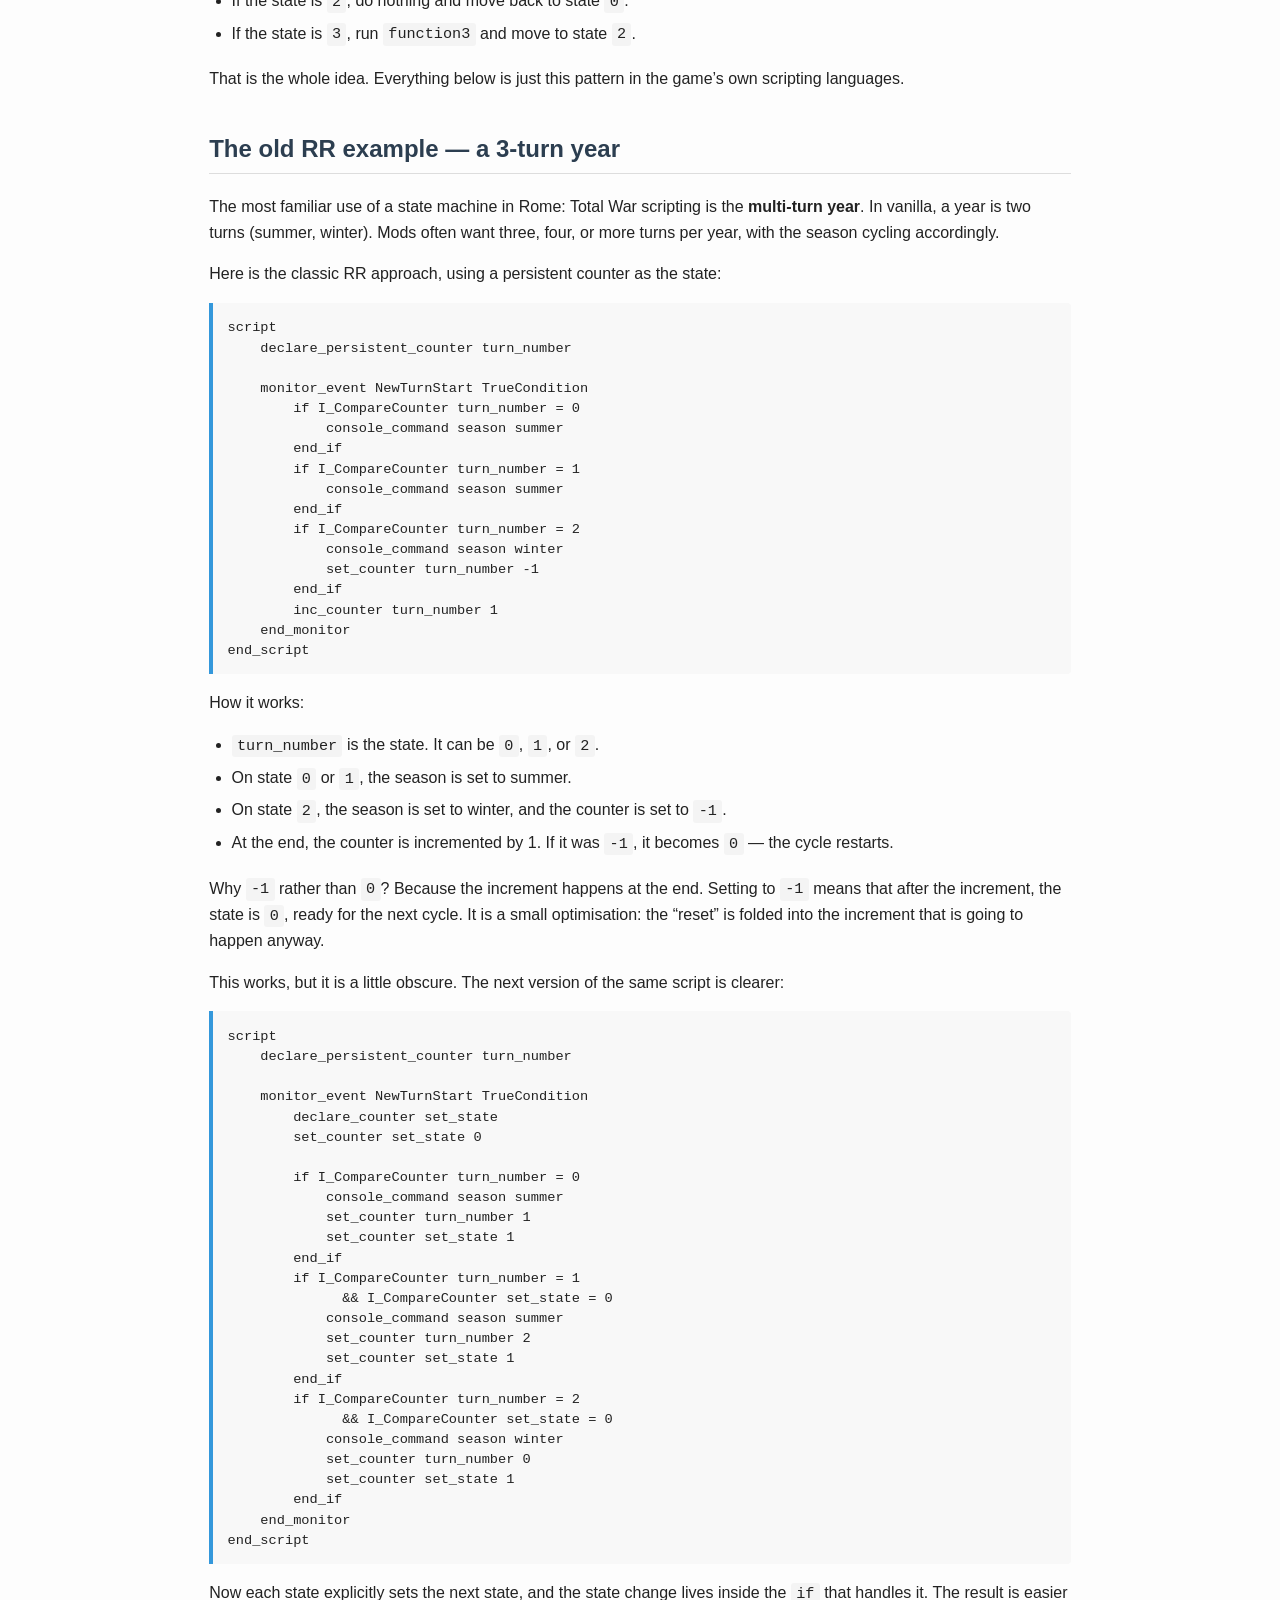
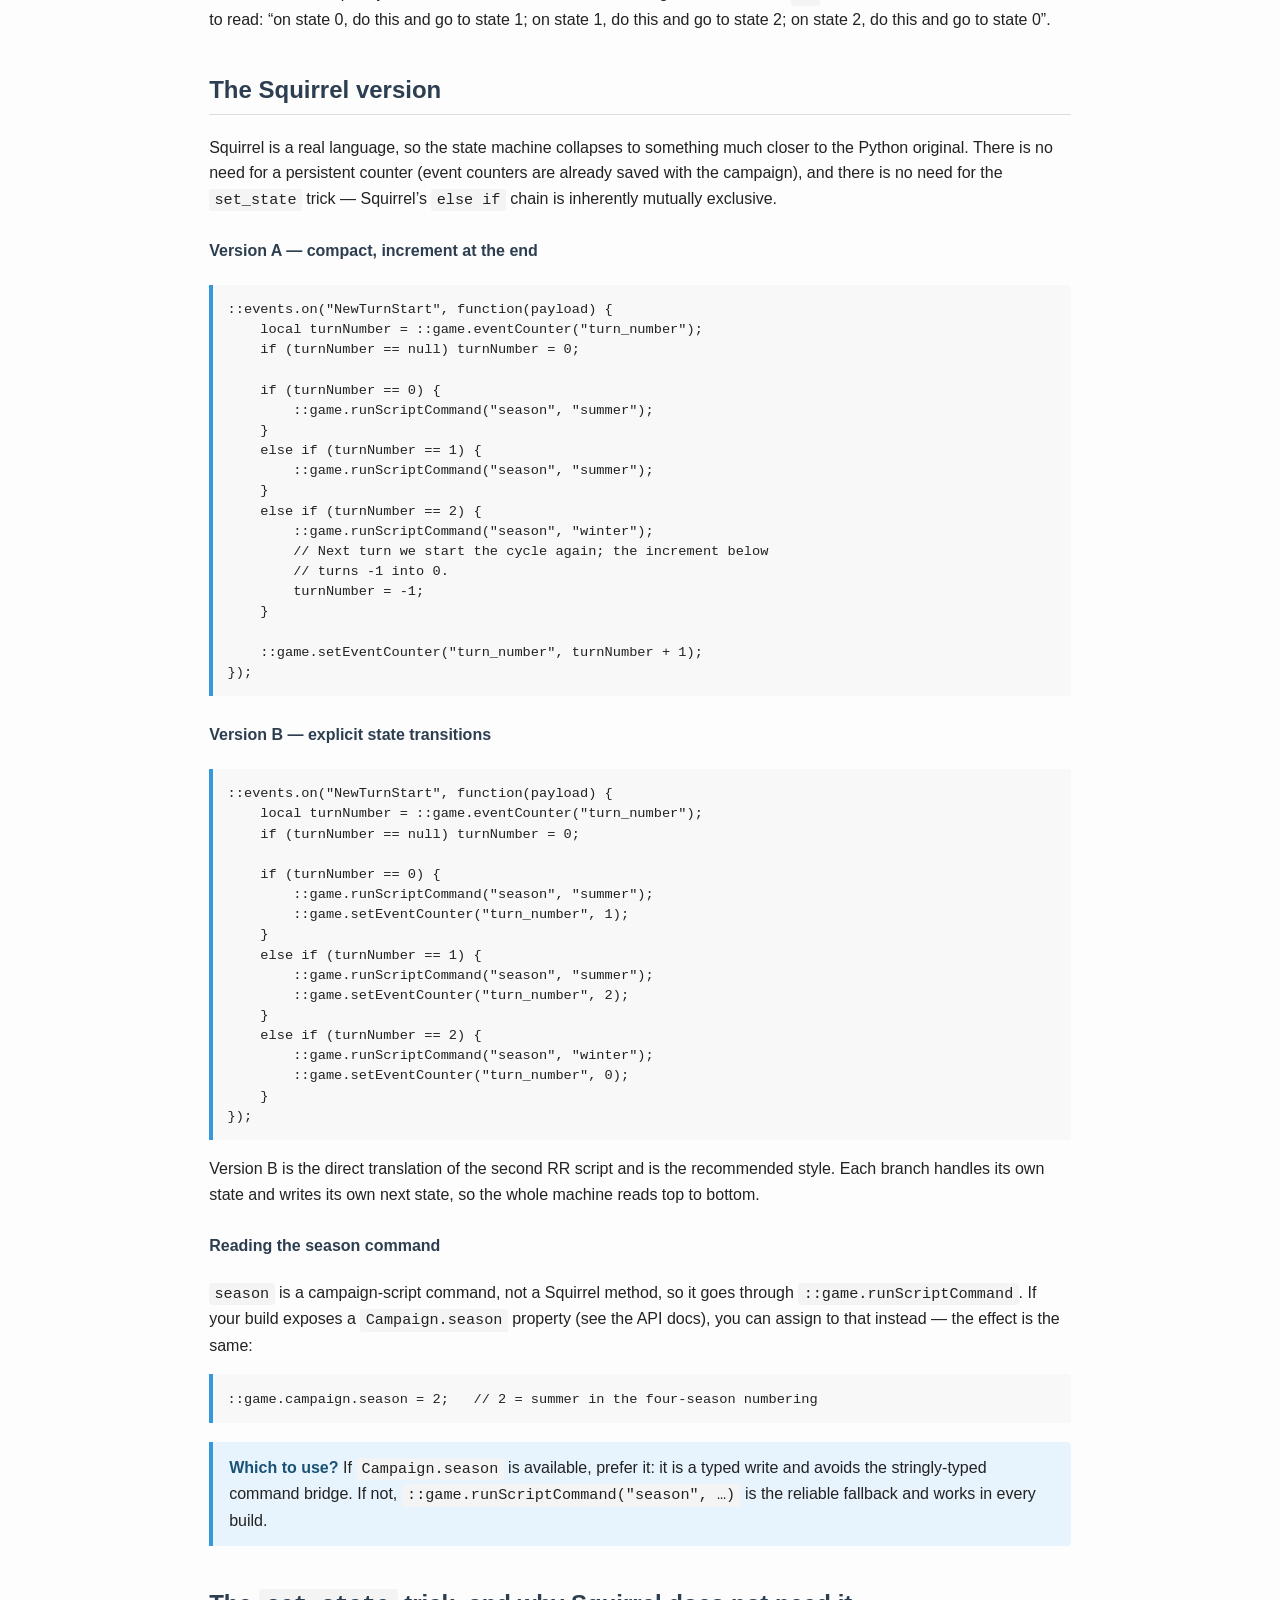
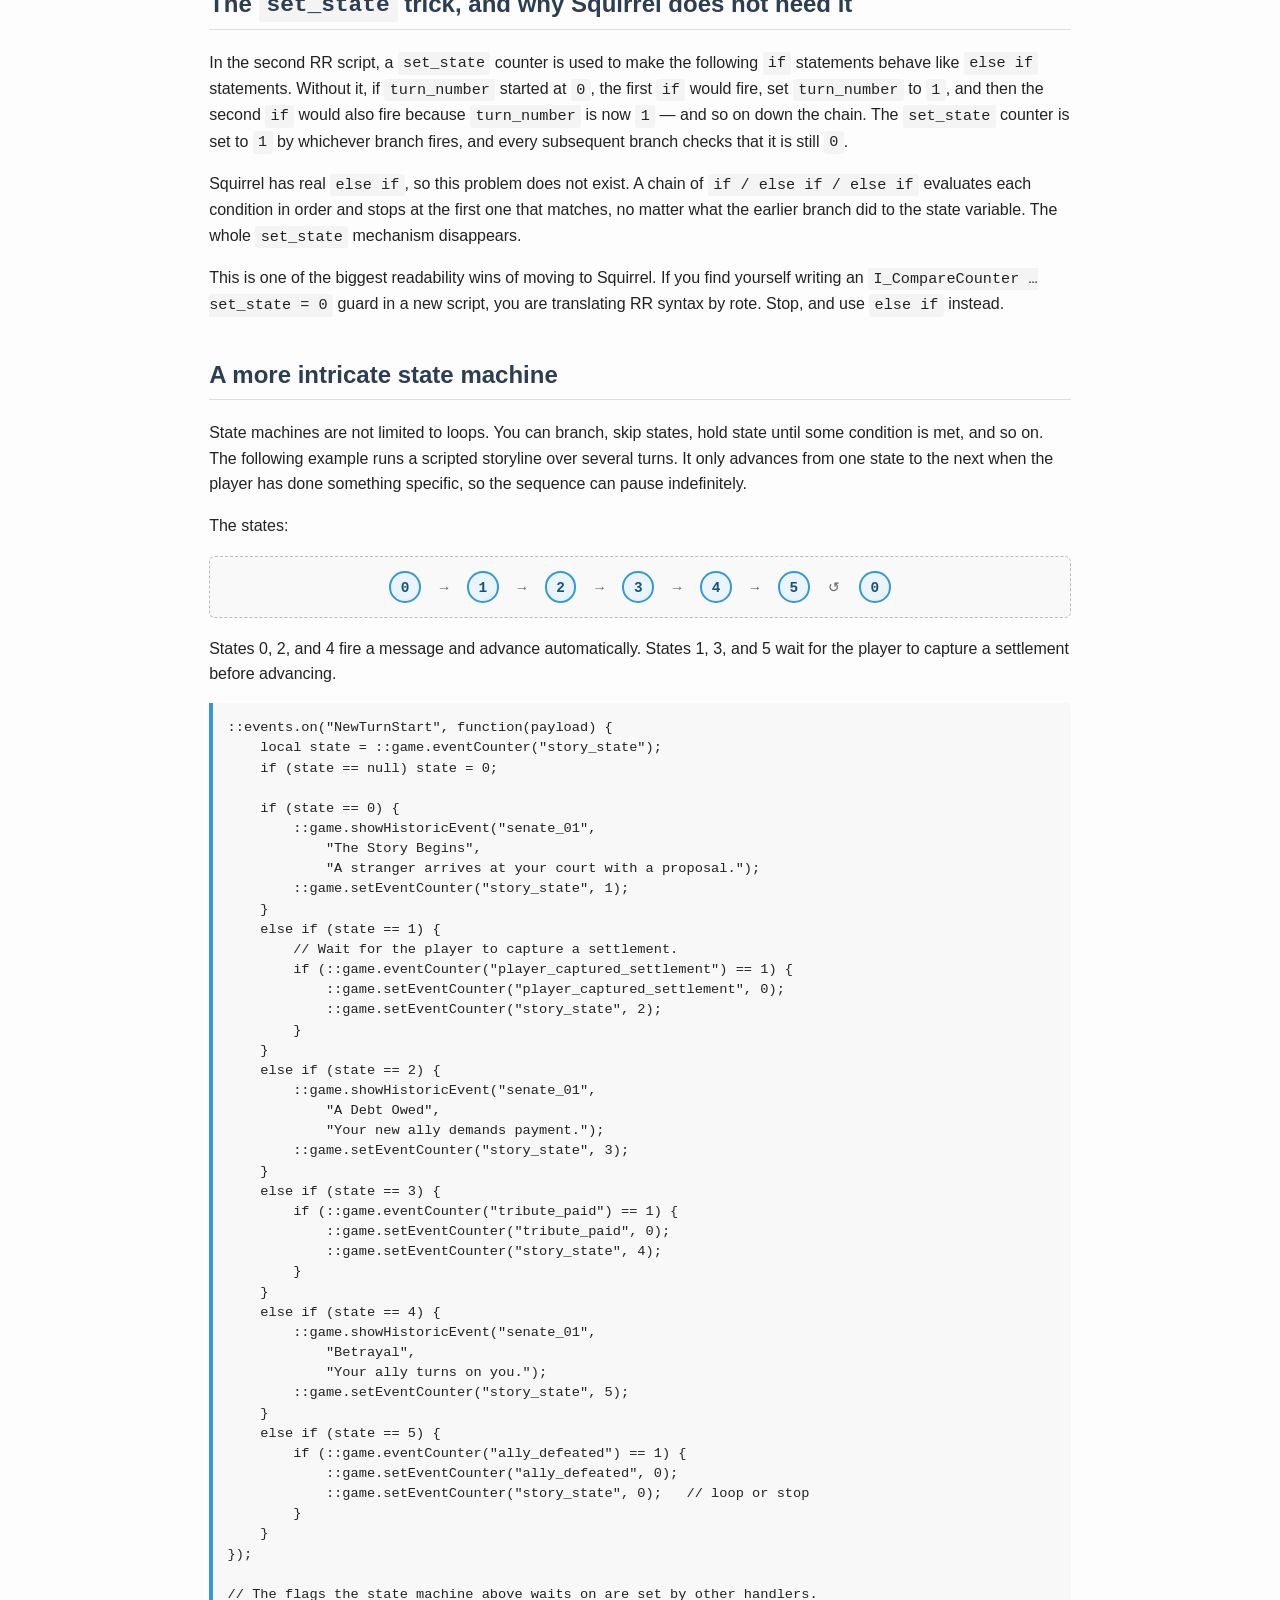
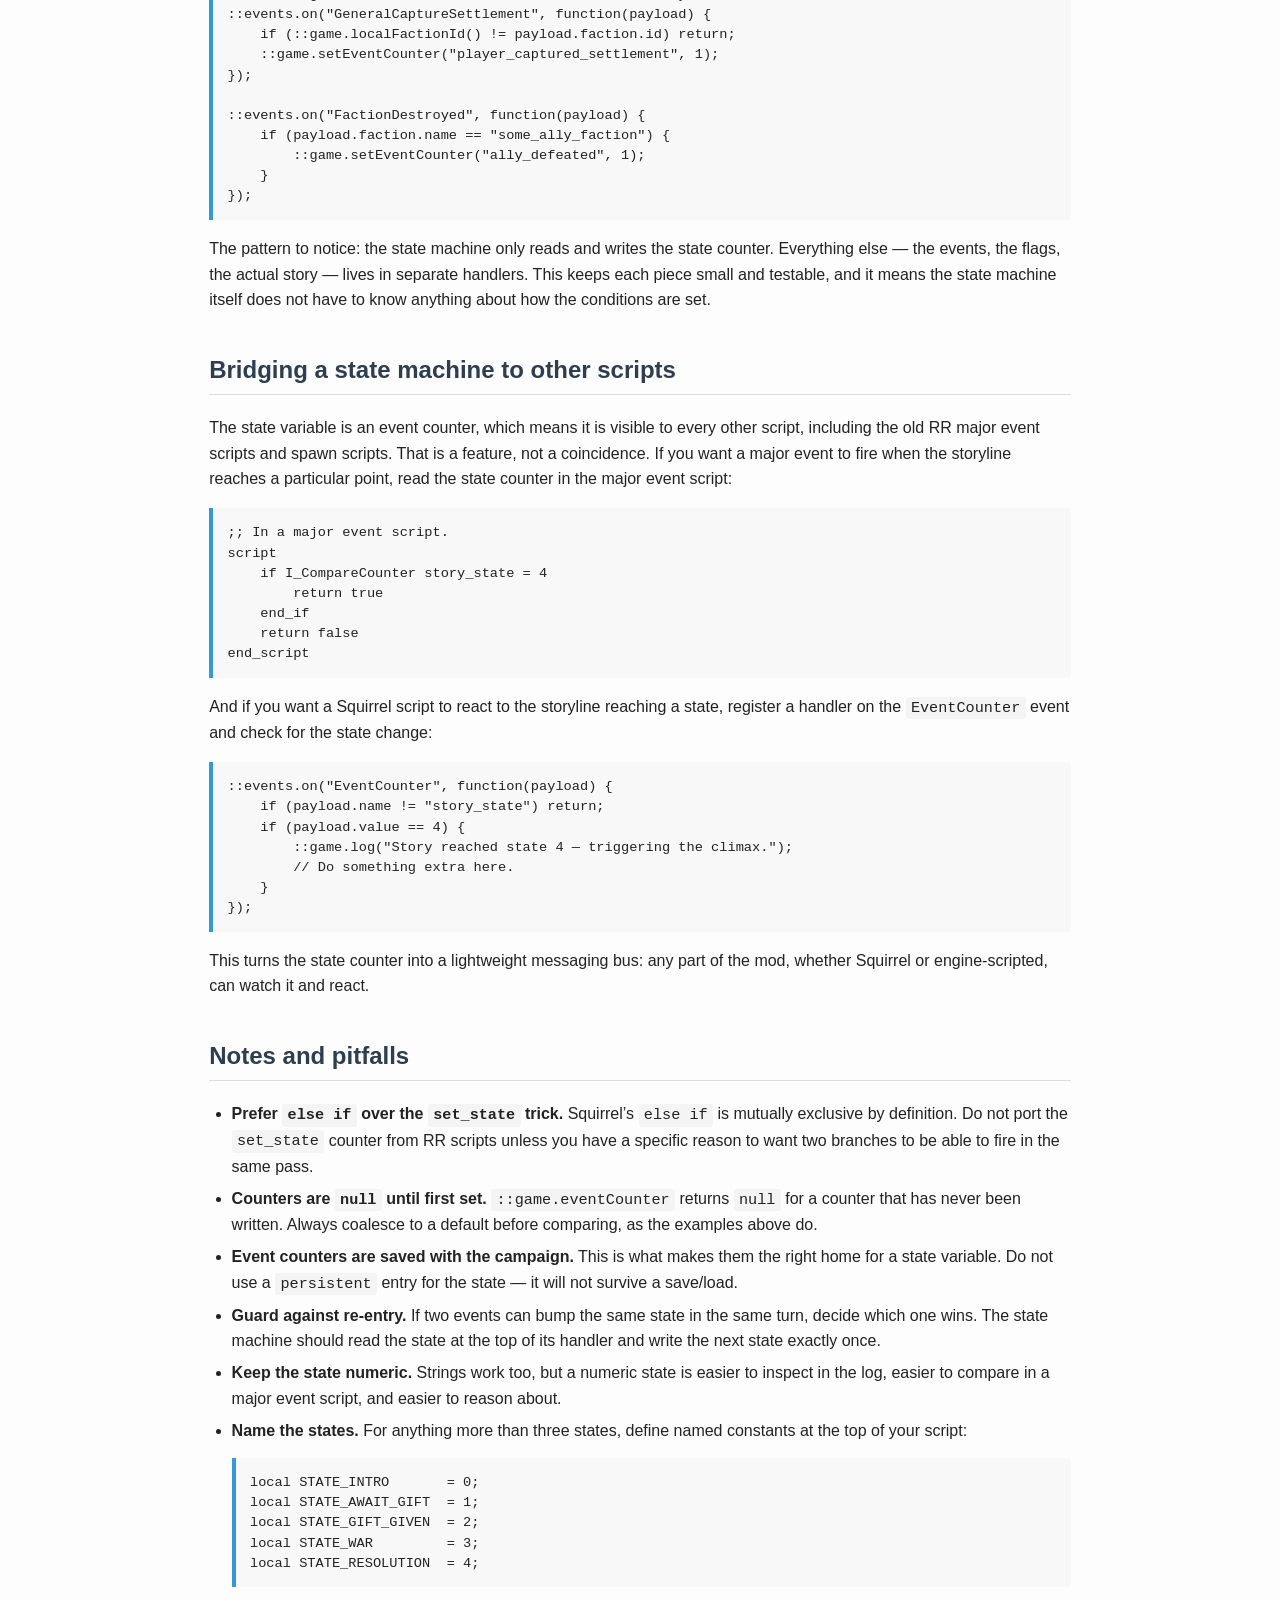
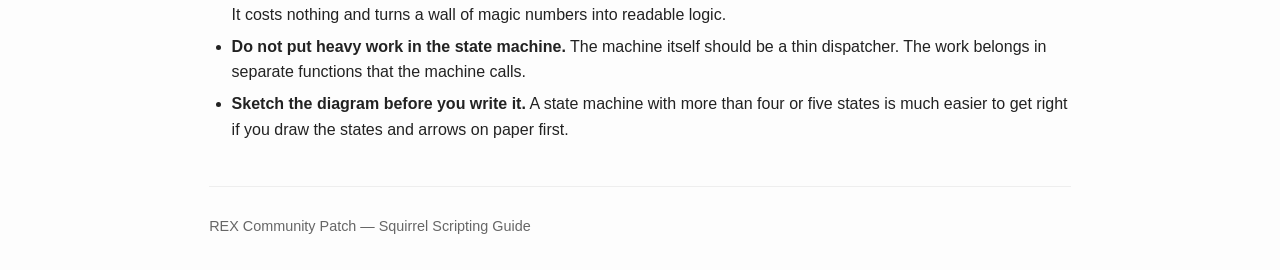
<file: squirrel quirrel tutorials/state-machines.html>
<!DOCTYPE html>
<html lang="en">
<head>
<meta charset="UTF-8">
<meta name="viewport" content="width=device-width, initial-scale=1">
<title>State Machines — Squirrel Scripting in REX</title>
<link rel="stylesheet" href="style.css">
<script src="navbar.js"></script>
</head>
<body>

<h1>State Machines — Squirrel Scripting in REX</h1>

<p>State machines are a very useful tool in scripting — partly because of the lack of availability of some common algorithms in the older script syntax, and partly because of the turn‑based nature of the game. A great many things in a Total War campaign happen on a schedule or in a fixed sequence, and a state machine is the cleanest way to express both.</p>

<div class="toc">
<h3>Contents</h3>
<ul>
  <li><a href="#what">What is a state machine?</a></li>
  <li><a href="#python">A simple state machine in Python</a></li>
  <li><a href="#rr">The old RR example — a 3‑turn year</a></li>
  <li><a href="#squirrel">The Squirrel version</a></li>
  <li><a href="#set-state">The <code>set_state</code> trick, and why Squirrel does not need it</a></li>
  <li><a href="#complex">A more intricate state machine</a></li>
  <li><a href="#bridging">Bridging a state machine to other scripts</a></li>
  <li><a href="#notes">Notes and pitfalls</a></li>
</ul>
</div>

<hr>

<h2 id="what">What is a state machine?</h2>

<p>In programming, a <strong>state machine</strong> is a function that receives a state variable as its input and reacts accordingly. For each possible value of the state, there is an action associated with it (or not), and the state variable is often changed to move to the next state.</p>

<p>The state is just a number (or a string, or an enum) that represents “where in the sequence we currently are”. The function looks at the current state, decides what to do, and decides what the next state should be. On the next call, the process repeats.</p>

<p>Because a campaign runs turn by turn, a state machine fits naturally: one call per turn, one state transition per turn.</p>

<h2 id="python">A simple state machine in Python</h2>

<p>Here is a very simple state machine, written in Python for clarity. It has four states, numbered 0 to 3:</p>

<pre><code>def state_machine(state):
    if state == 0:
        function1()
        state = 1
    elif state == 1:
        function2()
        state = 2
    elif state == 2:
        state = 0
    elif state == 3:
        function3()
        state = 2
    return state</code></pre>

<p>Reading it:</p>

<ul>
  <li>If the state is <code>0</code>, run <code>function1</code> and move to state <code>1</code>.</li>
  <li>If the state is <code>1</code>, run <code>function2</code> and move to state <code>2</code>.</li>
  <li>If the state is <code>2</code>, do nothing and move back to state <code>0</code>.</li>
  <li>If the state is <code>3</code>, run <code>function3</code> and move to state <code>2</code>.</li>
</ul>

<p>That is the whole idea. Everything below is just this pattern in the game’s own scripting languages.</p>

<h2 id="rr">The old RR example — a 3‑turn year</h2>

<p>The most familiar use of a state machine in Rome: Total War scripting is the <strong>multi‑turn year</strong>. In vanilla, a year is two turns (summer, winter). Mods often want three, four, or more turns per year, with the season cycling accordingly.</p>

<p>Here is the classic RR approach, using a persistent counter as the state:</p>

<pre><code>script
    declare_persistent_counter turn_number

    monitor_event NewTurnStart TrueCondition
        if I_CompareCounter turn_number = 0
            console_command season summer
        end_if
        if I_CompareCounter turn_number = 1
            console_command season summer
        end_if
        if I_CompareCounter turn_number = 2
            console_command season winter
            set_counter turn_number -1
        end_if
        inc_counter turn_number 1
    end_monitor
end_script</code></pre>

<p>How it works:</p>

<ul>
  <li><code>turn_number</code> is the state. It can be <code>0</code>, <code>1</code>, or <code>2</code>.</li>
  <li>On state <code>0</code> or <code>1</code>, the season is set to summer.</li>
  <li>On state <code>2</code>, the season is set to winter, and the counter is set to <code>-1</code>.</li>
  <li>At the end, the counter is incremented by 1. If it was <code>-1</code>, it becomes <code>0</code> — the cycle restarts.</li>
</ul>

<p>Why <code>-1</code> rather than <code>0</code>? Because the increment happens at the end. Setting to <code>-1</code> means that after the increment, the state is <code>0</code>, ready for the next cycle. It is a small optimisation: the “reset” is folded into the increment that is going to happen anyway.</p>

<p>This works, but it is a little obscure. The next version of the same script is clearer:</p>

<pre><code>script
    declare_persistent_counter turn_number

    monitor_event NewTurnStart TrueCondition
        declare_counter set_state
        set_counter set_state 0

        if I_CompareCounter turn_number = 0
            console_command season summer
            set_counter turn_number 1
            set_counter set_state 1
        end_if
        if I_CompareCounter turn_number = 1
              &amp;&amp; I_CompareCounter set_state = 0
            console_command season summer
            set_counter turn_number 2
            set_counter set_state 1
        end_if
        if I_CompareCounter turn_number = 2
              &amp;&amp; I_CompareCounter set_state = 0
            console_command season winter
            set_counter turn_number 0
            set_counter set_state 1
        end_if
    end_monitor
end_script</code></pre>

<p>Now each state explicitly sets the next state, and the state change lives inside the <code>if</code> that handles it. The result is easier to read: “on state 0, do this and go to state 1; on state 1, do this and go to state 2; on state 2, do this and go to state 0”.</p>

<h2 id="squirrel">The Squirrel version</h2>

<p>Squirrel is a real language, so the state machine collapses to something much closer to the Python original. There is no need for a persistent counter (event counters are already saved with the campaign), and there is no need for the <code>set_state</code> trick — Squirrel’s <code>else if</code> chain is inherently mutually exclusive.</p>

<h4>Version A — compact, increment at the end</h4>

<pre><code>::events.on("NewTurnStart", function(payload) {
    local turnNumber = ::game.eventCounter("turn_number");
    if (turnNumber == null) turnNumber = 0;

    if (turnNumber == 0) {
        ::game.runScriptCommand("season", "summer");
    }
    else if (turnNumber == 1) {
        ::game.runScriptCommand("season", "summer");
    }
    else if (turnNumber == 2) {
        ::game.runScriptCommand("season", "winter");
        // Next turn we start the cycle again; the increment below
        // turns -1 into 0.
        turnNumber = -1;
    }

    ::game.setEventCounter("turn_number", turnNumber + 1);
});</code></pre>

<h4>Version B — explicit state transitions</h4>

<pre><code>::events.on("NewTurnStart", function(payload) {
    local turnNumber = ::game.eventCounter("turn_number");
    if (turnNumber == null) turnNumber = 0;

    if (turnNumber == 0) {
        ::game.runScriptCommand("season", "summer");
        ::game.setEventCounter("turn_number", 1);
    }
    else if (turnNumber == 1) {
        ::game.runScriptCommand("season", "summer");
        ::game.setEventCounter("turn_number", 2);
    }
    else if (turnNumber == 2) {
        ::game.runScriptCommand("season", "winter");
        ::game.setEventCounter("turn_number", 0);
    }
});</code></pre>

<p>Version B is the direct translation of the second RR script and is the recommended style. Each branch handles its own state and writes its own next state, so the whole machine reads top to bottom.</p>

<h4>Reading the season command</h4>

<p><code>season</code> is a campaign‑script command, not a Squirrel method, so it goes through <code>::game.runScriptCommand</code>. If your build exposes a <code>Campaign.season</code> property (see the API docs), you can assign to that instead — the effect is the same:</p>

<pre><code>::game.campaign.season = 2;   // 2 = summer in the four‑season numbering</code></pre>

<div class="note">
<strong>Which to use?</strong> If <code>Campaign.season</code> is available, prefer it: it is a typed write and avoids the stringly‑typed command bridge. If not, <code>::game.runScriptCommand("season", …)</code> is the reliable fallback and works in every build.
</div>

<h2 id="set-state">The <code>set_state</code> trick, and why Squirrel does not need it</h2>

<p>In the second RR script, a <code>set_state</code> counter is used to make the following <code>if</code> statements behave like <code>else if</code> statements. Without it, if <code>turn_number</code> started at <code>0</code>, the first <code>if</code> would fire, set <code>turn_number</code> to <code>1</code>, and then the second <code>if</code> would also fire because <code>turn_number</code> is now <code>1</code> — and so on down the chain. The <code>set_state</code> counter is set to <code>1</code> by whichever branch fires, and every subsequent branch checks that it is still <code>0</code>.</p>

<p>Squirrel has real <code>else if</code>, so this problem does not exist. A chain of <code>if / else if / else if</code> evaluates each condition in order and stops at the first one that matches, no matter what the earlier branch did to the state variable. The whole <code>set_state</code> mechanism disappears.</p>

<p>This is one of the biggest readability wins of moving to Squirrel. If you find yourself writing an <code>I_CompareCounter … set_state = 0</code> guard in a new script, you are translating RR syntax by rote. Stop, and use <code>else if</code> instead.</p>

<h2 id="complex">A more intricate state machine</h2>

<p>State machines are not limited to loops. You can branch, skip states, hold state until some condition is met, and so on. The following example runs a scripted storyline over several turns. It only advances from one state to the next when the player has done something specific, so the sequence can pause indefinitely.</p>

<p>The states:</p>

<div class="diagram">
  <span class="state">0</span>
  <span class="arrow">→</span>
  <span class="state">1</span>
  <span class="arrow">→</span>
  <span class="state">2</span>
  <span class="arrow">→</span>
  <span class="state">3</span>
  <span class="arrow">→</span>
  <span class="state">4</span>
  <span class="arrow">→</span>
  <span class="state">5</span>
  <span class="arrow">↺</span>
  <span class="state">0</span>
</div>

<p>States 0, 2, and 4 fire a message and advance automatically. States 1, 3, and 5 wait for the player to capture a settlement before advancing.</p>

<pre><code>::events.on("NewTurnStart", function(payload) {
    local state = ::game.eventCounter("story_state");
    if (state == null) state = 0;

    if (state == 0) {
        ::game.showHistoricEvent("senate_01",
            "The Story Begins",
            "A stranger arrives at your court with a proposal.");
        ::game.setEventCounter("story_state", 1);
    }
    else if (state == 1) {
        // Wait for the player to capture a settlement.
        if (::game.eventCounter("player_captured_settlement") == 1) {
            ::game.setEventCounter("player_captured_settlement", 0);
            ::game.setEventCounter("story_state", 2);
        }
    }
    else if (state == 2) {
        ::game.showHistoricEvent("senate_01",
            "A Debt Owed",
            "Your new ally demands payment.");
        ::game.setEventCounter("story_state", 3);
    }
    else if (state == 3) {
        if (::game.eventCounter("tribute_paid") == 1) {
            ::game.setEventCounter("tribute_paid", 0);
            ::game.setEventCounter("story_state", 4);
        }
    }
    else if (state == 4) {
        ::game.showHistoricEvent("senate_01",
            "Betrayal",
            "Your ally turns on you.");
        ::game.setEventCounter("story_state", 5);
    }
    else if (state == 5) {
        if (::game.eventCounter("ally_defeated") == 1) {
            ::game.setEventCounter("ally_defeated", 0);
            ::game.setEventCounter("story_state", 0);   // loop or stop
        }
    }
});

// The flags the state machine above waits on are set by other handlers.
::events.on("GeneralCaptureSettlement", function(payload) {
    if (::game.localFactionId() != payload.faction.id) return;
    ::game.setEventCounter("player_captured_settlement", 1);
});

::events.on("FactionDestroyed", function(payload) {
    if (payload.faction.name == "some_ally_faction") {
        ::game.setEventCounter("ally_defeated", 1);
    }
});</code></pre>

<p>The pattern to notice: the state machine only reads and writes the state counter. Everything else — the events, the flags, the actual story — lives in separate handlers. This keeps each piece small and testable, and it means the state machine itself does not have to know anything about how the conditions are set.</p>

<h2 id="bridging">Bridging a state machine to other scripts</h2>

<p>The state variable is an event counter, which means it is visible to every other script, including the old RR major event scripts and spawn scripts. That is a feature, not a coincidence. If you want a major event to fire when the storyline reaches a particular point, read the state counter in the major event script:</p>

<pre><code>;; In a major event script.
script
    if I_CompareCounter story_state = 4
        return true
    end_if
    return false
end_script</code></pre>

<p>And if you want a Squirrel script to react to the storyline reaching a state, register a handler on the <code>EventCounter</code> event and check for the state change:</p>

<pre><code>::events.on("EventCounter", function(payload) {
    if (payload.name != "story_state") return;
    if (payload.value == 4) {
        ::game.log("Story reached state 4 — triggering the climax.");
        // Do something extra here.
    }
});</code></pre>

<p>This turns the state counter into a lightweight messaging bus: any part of the mod, whether Squirrel or engine‑scripted, can watch it and react.</p>

<h2 id="notes">Notes and pitfalls</h2>

<ul>
  <li><strong>Prefer <code>else if</code> over the <code>set_state</code> trick.</strong> Squirrel’s <code>else if</code> is mutually exclusive by definition. Do not port the <code>set_state</code> counter from RR scripts unless you have a specific reason to want two branches to be able to fire in the same pass.</li>
  <li><strong>Counters are <code>null</code> until first set.</strong> <code>::game.eventCounter</code> returns <code>null</code> for a counter that has never been written. Always coalesce to a default before comparing, as the examples above do.</li>
  <li><strong>Event counters are saved with the campaign.</strong> This is what makes them the right home for a state variable. Do not use a <code>persistent</code> entry for the state — it will not survive a save/load.</li>
  <li><strong>Guard against re‑entry.</strong> If two events can bump the same state in the same turn, decide which one wins. The state machine should read the state at the top of its handler and write the next state exactly once.</li>
  <li><strong>Keep the state numeric.</strong> Strings work too, but a numeric state is easier to inspect in the log, easier to compare in a major event script, and easier to reason about.</li>
  <li><strong>Name the states.</strong> For anything more than three states, define named constants at the top of your script:
    <pre><code>local STATE_INTRO       = 0;
local STATE_AWAIT_GIFT  = 1;
local STATE_GIFT_GIVEN  = 2;
local STATE_WAR         = 3;
local STATE_RESOLUTION  = 4;</code></pre>
    It costs nothing and turns a wall of magic numbers into readable logic.
  </li>
  <li><strong>Do not put heavy work in the state machine.</strong> The machine itself should be a thin dispatcher. The work belongs in separate functions that the machine calls.</li>
  <li><strong>Sketch the diagram before you write it.</strong> A state machine with more than four or five states is much easier to get right if you draw the states and arrows on paper first.</li>
</ul>

<div class="footer">
  <p>REX Community Patch — Squirrel Scripting Guide</p>
</div>

</body>
</html>
</file>
<file: style.css>
/* =========================================================
   REX Squirrel Scripting — shared stylesheet
   Light and dark themes, toggled via [data-theme] on <html>
   ========================================================= */

/* ---------- Light theme (default) ---------- */
:root {
  color-scheme: light;

  /* core surfaces */
  --bg: #fdfdfd;
  --surface: #ffffff;
  --surface-alt: #f8f9fa;
  --text: #222222;
  --text-strong: #2c3e50;
  --muted: #666666;
  --border: #dddddd;
  --border-subtle: #eeeeee;
  --border-emphasis: #e0e0e0;

  /* brand */
  --rex-blue: #3498db;
  --rex-blue-hover: #2c3e50;
  --rex-dark: #2c3e50;
  --rex-light: #eaf4fd;
  --rex-border: #d6e6f2;

  /* code */
  --code-bg: #f8f8f8;
  --inline-code-bg: #f4f4f4;

  /* tables */
  --table-border: #dddddd;
  --table-header: #f2f2f2;

  /* notes and warnings */
  --note-bg: #e8f4fd;
  --note-border: #3498db;
  --note-strong: #1a5276;
  --warn-bg: #fdf2e3;
  --warn-border: #e67e22;
  --warn-strong: #a04000;

  /* navbar */
  --navbar-bg: rgba(255, 255, 255, 0.96);
  --navbar-shadow: 0 2px 8px rgba(0, 0, 0, 0.04);
  --navbar-link: #555555;
  --navbar-link-active-text: #ffffff;

  /* cards (home) */
  --card-bg: #ffffff;
  --card-border: #e2e8ee;
  --card-shadow-hover: 0 4px 12px rgba(52, 152, 219, 0.15);
  --tag-bg: #f2f6fa;
  --tag-border: #e0e8f0;

  /* algorithm blocks */
  --algo-bg: #fdfdfd;
  --algo-border: #e0e0e0;
  --algo-tag-bg: #eef4fa;
  --algo-tag-border: #cfe0ef;

  /* state-machine diagram */
  --diagram-bg: #f9f9f9;
  --diagram-border: #bbbbbb;
  --diagram-text: #555555;
  --diagram-arrow: #666666;

  /* layout */
  --navbar-height: 52px;
}

/* ---------- Dark theme ---------- */
[data-theme="dark"] {
  color-scheme: dark;

  --bg: #1a1e24;
  --surface: #232830;
  --surface-alt: #1e232a;
  --text: #d4d8dc;
  --text-strong: #ecf0f1;
  --muted: #8b95a1;
  --border: #3a4250;
  --border-subtle: #2a3038;
  --border-emphasis: #3a4250;

  --rex-blue: #5dade2;
  --rex-blue-hover: #7ec7ee;
  --rex-dark: #ecf0f1;
  --rex-light: #232b36;
  --rex-border: #3a4250;

  --code-bg: #1e242c;
  --inline-code-bg: #2a323c;

  --table-border: #3a4250;
  --table-header: #262d37;

  --note-bg: #1c2a39;
  --note-border: #5dade2;
  --note-strong: #9ecfee;
  --warn-bg: #322718;
  --warn-border: #e8a04e;
  --warn-strong: #f5c88a;

  --navbar-bg: rgba(26, 30, 36, 0.92);
  --navbar-shadow: 0 2px 8px rgba(0, 0, 0, 0.3);
  --navbar-link: #a8b2bd;
  --navbar-link-active-text: #1a1e24;

  --card-bg: #232830;
  --card-border: #3a4250;
  --card-shadow-hover: 0 4px 12px rgba(93, 173, 226, 0.2);
  --tag-bg: #2a323c;
  --tag-border: #3a4250;

  --algo-bg: #1e242c;
  --algo-border: #3a4250;
  --algo-tag-bg: #2a323c;
  --algo-tag-border: #3a4250;

  --diagram-bg: #1e232a;
  --diagram-border: #4a525c;
  --diagram-text: #b0b8c0;
  --diagram-arrow: #8b95a1;
}

/* =========================================================
   Base
   ========================================================= */

* { box-sizing: border-box; }

html { scroll-behavior: smooth; }

body {
  font-family: Calibri, Arial, sans-serif;
  line-height: 1.6;
  max-width: 900px;
  margin: 2em auto;
  padding: 0 1.2em;
  color: var(--text);
  background: var(--bg);
  transition: background-color 0.2s ease, color 0.2s ease;
}

body.home { max-width: 1000px; }

html.has-navbar body {
  padding-top: calc(var(--navbar-height) + 24px);
}

/* =========================================================
   Typography
   ========================================================= */

h1, h2, h3, h4 {
  color: var(--text-strong);
  margin-top: 1.6em;
}

h1 {
  border-bottom: 2px solid var(--rex-blue);
  padding-bottom: 0.3em;
}

h2 {
  border-bottom: 1px solid var(--border);
  padding-bottom: 0.2em;
}

h3 { margin-top: 1.4em; }

ul, ol { margin: 0.8em 0 1.2em 1.4em; padding-left: 0; }
li { margin-bottom: 0.4em; }

hr {
  border: none;
  border-top: 1px solid var(--border);
  margin: 2em 0;
}

a { color: var(--rex-blue); }
a:hover { color: var(--rex-blue-hover); }

/* =========================================================
   Code
   ========================================================= */

code {
  background: var(--inline-code-bg);
  padding: 0.15em 0.35em;
  border-radius: 3px;
  font-family: Consolas, "Courier New", monospace;
  font-size: 0.95em;
}

pre {
  background: var(--code-bg);
  padding: 1em;
  border-left: 4px solid var(--rex-blue);
  overflow-x: auto;
  font-family: Consolas, "Courier New", monospace;
  font-size: 0.9em;
  line-height: 1.4;
  border-radius: 0 4px 4px 0;
}

pre code { background: none; padding: 0; }

/* =========================================================
   Tables
   ========================================================= */

table { border-collapse: collapse; width: 100%; margin: 1em 0; }

th, td {
  border: 1px solid var(--table-border);
  padding: 0.5em 0.7em;
  text-align: left;
  vertical-align: top;
}

th { background: var(--table-header); }

/* =========================================================
   Notes, warnings, callouts
   ========================================================= */

.note, .warning, .callout {
  padding: 0.8em 1em;
  margin: 1.2em 0;
  border-radius: 0 4px 4px 0;
}

.note {
  background: var(--note-bg);
  border-left: 4px solid var(--note-border);
}
.note strong { color: var(--note-strong); }

.warning {
  background: var(--warn-bg);
  border-left: 4px solid var(--warn-border);
}
.warning strong { color: var(--warn-strong); }

.callout {
  background: var(--rex-light);
  border-left: 4px solid var(--rex-blue);
  color: var(--text-strong);
}
.callout strong { color: var(--note-strong); }

/* =========================================================
   Table of contents
   ========================================================= */

.toc {
  background: var(--surface-alt);
  border: 1px solid var(--border-emphasis);
  border-radius: 4px;
  padding: 1em 1.4em;
  margin: 1.5em 0;
}
.toc h3 { margin-top: 0; }
.toc ul { margin-bottom: 0; }

/* =========================================================
   Footer
   ========================================================= */

.footer {
  margin-top: 3em;
  font-size: 0.9em;
  color: var(--muted);
  border-top: 1px solid var(--border-subtle);
  padding-top: 1em;
}

/* =========================================================
   Navbar
   ========================================================= */

.navbar {
  position: fixed;
  top: 0; left: 0; right: 0;
  height: var(--navbar-height);
  display: flex;
  align-items: center;
  justify-content: space-between;
  gap: 1em;
  padding: 0 1.2em;
  background: var(--navbar-bg);
  backdrop-filter: saturate(180%) blur(8px);
  -webkit-backdrop-filter: saturate(180%) blur(8px);
  border-bottom: 1px solid var(--rex-border);
  box-shadow: var(--navbar-shadow);
  z-index: 1000;
  transform: translateY(0);
  transition: transform 0.25s ease, background-color 0.2s ease;
}
.navbar.navbar-hidden { transform: translateY(-100%); }

.navbar .brand {
  font-weight: 600;
  color: var(--text-strong);
  text-decoration: none;
  font-size: 1.05em;
  white-space: nowrap;
}
.navbar .brand:hover { color: var(--rex-blue); }

.navbar .nav-right {
  display: flex;
  align-items: center;
  gap: 0.5em;
  min-width: 0;
  flex: 1;
  justify-content: flex-end;
}

.navbar .links {
  display: flex;
  align-items: center;
  gap: 0.3em;
  overflow-x: auto;
  min-width: 0;
  scrollbar-width: none;
  -ms-overflow-style: none;
}
.navbar .links::-webkit-scrollbar { display: none; }

.navbar .links a {
  text-decoration: none;
  color: var(--navbar-link);
  font-size: 0.88em;
  padding: 0.35em 0.7em;
  border-radius: 4px;
  white-space: nowrap;
  transition: background 0.15s ease, color 0.15s ease;
}
.navbar .links a:hover {
  background: var(--rex-light);
  color: var(--text-strong);
}
.navbar .links a.active {
  background: var(--rex-blue);
  color: var(--navbar-link-active-text);
}

@media (max-width: 720px) {
  .navbar { padding: 0 0.8em; gap: 0.5em; }
  .navbar .brand { font-size: 0.95em; }
  .navbar .links a { font-size: 0.82em; padding: 0.3em 0.55em; }
}

/* =========================================================
   Theme toggle button
   ========================================================= */

.theme-toggle {
  background: transparent;
  border: 1px solid var(--rex-border);
  color: var(--text);
  width: 34px;
  height: 34px;
  border-radius: 6px;
  cursor: pointer;
  display: inline-flex;
  align-items: center;
  justify-content: center;
  padding: 0;
  flex-shrink: 0;
  transition: background 0.15s ease, border-color 0.15s ease, color 0.15s ease;
}
.theme-toggle:hover {
  background: var(--rex-light);
  border-color: var(--rex-blue);
  color: var(--rex-blue);
}
.theme-toggle:focus-visible {
  outline: 2px solid var(--rex-blue);
  outline-offset: 2px;
}

.theme-toggle .icon-sun,
.theme-toggle .icon-moon { display: none; }

[data-theme="light"] .theme-toggle .icon-moon { display: inline-block; }
[data-theme="dark"]  .theme-toggle .icon-sun  { display: inline-block; }

/* Floating variant, used on the home page where there is no navbar */
.theme-toggle-floating {
  position: fixed;
  top: 16px;
  right: 16px;
  z-index: 1100;
  width: 40px;
  height: 40px;
  background: var(--navbar-bg);
  backdrop-filter: saturate(180%) blur(8px);
  -webkit-backdrop-filter: saturate(180%) blur(8px);
  box-shadow: var(--navbar-shadow);
}

/* =========================================================
   Home page
   ========================================================= */

.home header {
  text-align: center;
  padding: 1.5em 1em 0.5em;
  border-bottom: 2px solid var(--rex-blue);
  margin-bottom: 1em;
}
.home header h1 {
  border: none;
  padding: 0;
  margin: 0 0 0.3em;
  font-size: 2.2em;
}
.home header p {
  color: var(--muted);
  font-size: 1.05em;
  max-width: 640px;
  margin: 0 auto 0.6em;
}
.banner-note {
  display: inline-block;
  background: var(--rex-light);
  border: 1px solid var(--rex-border);
  color: var(--text-strong);
  font-size: 0.9em;
  padding: 0.35em 0.8em;
  border-radius: 999px;
  margin-top: 0.4em;
}
.home p.lead { color: var(--muted); max-width: 780px; }

.grid {
  display: grid;
  grid-template-columns: repeat(auto-fit, minmax(280px, 1fr));
  gap: 1.2em;
  margin: 1.5em 0 2em;
}
.card {
  display: block;
  text-decoration: none;
  color: inherit;
  background: var(--card-bg);
  border: 1px solid var(--card-border);
  border-left: 4px solid var(--rex-blue);
  border-radius: 6px;
  padding: 1.1em 1.3em;
  transition: transform 0.12s ease, box-shadow 0.12s ease, border-color 0.12s ease;
}
.card:hover {
  transform: translateY(-2px);
  box-shadow: var(--card-shadow-hover);
  border-left-color: var(--rex-blue-hover);
}
.card h3 { margin: 0 0 0.4em; color: var(--text-strong); font-size: 1.15em; }
.card p { margin: 0 0 0.6em; color: var(--muted); font-size: 0.95em; line-height: 1.5; }
.card .filename {
  display: inline-block;
  font-family: Consolas, "Courier New", monospace;
  font-size: 0.82em;
  color: var(--text-strong);
  background: var(--rex-light);
  border: 1px solid var(--rex-border);
  padding: 1px 7px;
  border-radius: 3px;
}
.card .tags { margin-top: 0.5em; font-size: 0.8em; color: var(--muted); }
.card .tags span {
  display: inline-block;
  background: var(--tag-bg);
  border: 1px solid var(--tag-border);
  border-radius: 10px;
  padding: 1px 8px;
  margin-right: 5px;
  margin-bottom: 4px;
}
.steps {
  background: var(--surface-alt);
  border: 1px solid var(--border-emphasis);
  border-radius: 6px;
  padding: 1em 1.4em;
  margin: 1.5em 0;
}
.steps h3 { margin-top: 0; color: var(--text-strong); }
.steps ol { margin: 0.5em 0 0.2em 1.4em; padding: 0; }
.steps li { margin-bottom: 0.5em; }
.home footer {
  margin-top: 3em;
  font-size: 0.9em;
  color: var(--muted);
  border-top: 1px solid var(--border-subtle);
  padding-top: 1em;
  text-align: center;
}

/* =========================================================
   State-machine diagram
   ========================================================= */

.diagram {
  background: var(--diagram-bg);
  border: 1px dashed var(--diagram-border);
  border-radius: 6px;
  padding: 1em;
  margin: 1.2em 0;
  text-align: center;
  font-family: Consolas, "Courier New", monospace;
  font-size: 0.9em;
  color: var(--diagram-text);
}
.diagram .state {
  display: inline-block;
  border: 2px solid var(--rex-blue);
  border-radius: 50%;
  width: 2.2em;
  height: 2.2em;
  line-height: 2.2em;
  text-align: center;
  background: var(--rex-light);
  color: var(--note-strong);
  font-weight: bold;
  margin: 0 0.5em;
}
.diagram .arrow { color: var(--diagram-arrow); margin: 0 0.2em; }

/* =========================================================
   Algorithm blocks
   ========================================================= */

.algo {
  border: 1px solid var(--algo-border);
  border-radius: 6px;
  padding: 1.2em 1.4em;
  margin: 2em 0;
  background: var(--algo-bg);
}
.algo h3 { margin-top: 0; color: var(--note-strong); }
.algo .tags { font-size: 0.85em; color: var(--muted); margin-bottom: 0.8em; }
.algo .tags span {
  display: inline-block;
  background: var(--algo-tag-bg);
  border: 1px solid var(--algo-tag-border);
  border-radius: 10px;
  padding: 1px 8px;
  margin-right: 6px;
}
.math { font-family: "Cambria Math", Cambria, serif; font-style: italic; }

/* =========================================================
   Two-column layout
   ========================================================= */

.columns {
  display: flex;
  gap: 1.2em;
  flex-wrap: wrap;
  margin: 1em 0;
}
.columns > div { flex: 1 1 380px; }
.columns h4 {
  margin-top: 0;
  font-size: 0.95em;
  color: var(--muted);
  text-transform: uppercase;
  letter-spacing: 0.05em;
}
</file>
<file: squirrel quirrel tutorials/style.css>
/* =========================================================
   REX Squirrel Scripting — shared stylesheet
   ========================================================= */

:root {
  --rex-blue: #3498db;
  --rex-dark: #2c3e50;
  --rex-light: #eaf4fd;
  --rex-border: #d6e6f2;
  --rex-text: #222;
  --rex-muted: #666;
  --navbar-height: 52px;
  --code-bg: #f8f8f8;
  --inline-code-bg: #f4f4f4;
  --table-border: #ddd;
  --table-header: #f2f2f2;
}

* { box-sizing: border-box; }

html { scroll-behavior: smooth; }

body {
  font-family: Calibri, Arial, sans-serif;
  line-height: 1.6;
  max-width: 900px;
  margin: 2em auto;
  padding: 0 1.2em;
  color: var(--rex-text);
  background: #fdfdfd;
}

body.home { max-width: 1000px; }

html.has-navbar body {
  padding-top: calc(var(--navbar-height) + 24px);
}

/* Typography */
h1, h2, h3, h4 {
  color: var(--rex-dark);
  margin-top: 1.6em;
}

h1 { border-bottom: 2px solid var(--rex-blue); padding-bottom: 0.3em; }
h2 { border-bottom: 1px solid #ddd; padding-bottom: 0.2em; }
h3 { margin-top: 1.4em; }

ul, ol { margin: 0.8em 0 1.2em 1.4em; padding-left: 0; }
li { margin-bottom: 0.4em; }

hr { border: none; border-top: 1px solid #ddd; margin: 2em 0; }

a { color: var(--rex-blue); }
a:hover { color: var(--rex-dark); }

/* Code */
code {
  background: var(--inline-code-bg);
  padding: 0.15em 0.35em;
  border-radius: 3px;
  font-family: Consolas, "Courier New", monospace;
  font-size: 0.95em;
}

pre {
  background: var(--code-bg);
  padding: 1em;
  border-left: 4px solid var(--rex-blue);
  overflow-x: auto;
  font-family: Consolas, "Courier New", monospace;
  font-size: 0.9em;
  line-height: 1.4;
  border-radius: 0 4px 4px 0;
}

pre code { background: none; padding: 0; }

/* Tables */
table { border-collapse: collapse; width: 100%; margin: 1em 0; }
th, td {
  border: 1px solid var(--table-border);
  padding: 0.5em 0.7em;
  text-align: left;
  vertical-align: top;
}
th { background: var(--table-header); }

/* Notes / warnings / callouts */
.note, .warning, .callout {
  padding: 0.8em 1em;
  margin: 1.2em 0;
  border-radius: 0 4px 4px 0;
}
.note { background: #e8f4fd; border-left: 4px solid var(--rex-blue); }
.note strong { color: #1a5276; }
.warning { background: #fdf2e3; border-left: 4px solid #e67e22; }
.warning strong { color: #a04000; }
.callout {
  background: var(--rex-light);
  border-left: 4px solid var(--rex-blue);
  color: var(--rex-dark);
}
.callout strong { color: #1a5276; }

/* Table of contents */
.toc {
  background: #f8f9fa;
  border: 1px solid #e0e0e0;
  border-radius: 4px;
  padding: 1em 1.4em;
  margin: 1.5em 0;
}
.toc h3 { margin-top: 0; }
.toc ul { margin-bottom: 0; }

/* Footer */
.footer {
  margin-top: 3em;
  font-size: 0.9em;
  color: var(--rex-muted);
  border-top: 1px solid #eee;
  padding-top: 1em;
}

/* =========================================================
   Navbar
   ========================================================= */

.navbar {
  position: fixed;
  top: 0; left: 0; right: 0;
  height: var(--navbar-height);
  display: flex;
  align-items: center;
  justify-content: space-between;
  gap: 1em;
  padding: 0 1.2em;
  background: rgba(255, 255, 255, 0.96);
  backdrop-filter: saturate(180%) blur(8px);
  -webkit-backdrop-filter: saturate(180%) blur(8px);
  border-bottom: 1px solid var(--rex-border);
  box-shadow: 0 2px 8px rgba(0, 0, 0, 0.04);
  z-index: 1000;
  transform: translateY(0);
  transition: transform 0.25s ease;
}
.navbar.navbar-hidden { transform: translateY(-100%); }

.navbar .brand {
  font-weight: 600;
  color: var(--rex-dark);
  text-decoration: none;
  font-size: 1.05em;
  white-space: nowrap;
}
.navbar .brand:hover { color: var(--rex-blue); }

.navbar .links {
  display: flex;
  align-items: center;
  gap: 0.3em;
  overflow-x: auto;
  scrollbar-width: none;
  -ms-overflow-style: none;
}
.navbar .links::-webkit-scrollbar { display: none; }

.navbar .links a {
  text-decoration: none;
  color: #555;
  font-size: 0.88em;
  padding: 0.35em 0.7em;
  border-radius: 4px;
  white-space: nowrap;
  transition: background 0.15s ease, color 0.15s ease;
}
.navbar .links a:hover { background: var(--rex-light); color: var(--rex-dark); }
.navbar .links a.active { background: var(--rex-blue); color: #fff; }

@media (max-width: 720px) {
  .navbar { padding: 0 0.8em; gap: 0.5em; }
  .navbar .brand { font-size: 0.95em; }
  .navbar .links a { font-size: 0.82em; padding: 0.3em 0.55em; }
}

/* =========================================================
   Home page
   ========================================================= */

.home header {
  text-align: center;
  padding: 1.5em 1em 0.5em;
  border-bottom: 2px solid var(--rex-blue);
  margin-bottom: 1em;
}
.home header h1 {
  border: none; padding: 0; margin: 0 0 0.3em;
  font-size: 2.2em;
}
.home header p {
  color: var(--rex-muted);
  font-size: 1.05em;
  max-width: 640px;
  margin: 0 auto 0.6em;
}
.banner-note {
  display: inline-block;
  background: var(--rex-light);
  border: 1px solid var(--rex-border);
  color: var(--rex-dark);
  font-size: 0.9em;
  padding: 0.35em 0.8em;
  border-radius: 999px;
  margin-top: 0.4em;
}
.home p.lead { color: var(--rex-muted); max-width: 780px; }

.grid {
  display: grid;
  grid-template-columns: repeat(auto-fit, minmax(280px, 1fr));
  gap: 1.2em;
  margin: 1.5em 0 2em;
}
.card {
  display: block;
  text-decoration: none;
  color: inherit;
  background: #fff;
  border: 1px solid #e2e8ee;
  border-left: 4px solid var(--rex-blue);
  border-radius: 6px;
  padding: 1.1em 1.3em;
  transition: transform 0.12s ease, box-shadow 0.12s ease, border-color 0.12s ease;
}
.card:hover {
  transform: translateY(-2px);
  box-shadow: 0 4px 12px rgba(52, 152, 219, 0.15);
  border-left-color: var(--rex-dark);
}
.card h3 { margin: 0 0 0.4em; color: var(--rex-dark); font-size: 1.15em; }
.card p { margin: 0 0 0.6em; color: var(--rex-muted); font-size: 0.95em; line-height: 1.5; }
.card .filename {
  display: inline-block;
  font-family: Consolas, "Courier New", monospace;
  font-size: 0.82em;
  color: var(--rex-dark);
  background: var(--rex-light);
  border: 1px solid var(--rex-border);
  padding: 1px 7px;
  border-radius: 3px;
}
.card .tags { margin-top: 0.5em; font-size: 0.8em; color: #888; }
.card .tags span {
  display: inline-block;
  background: #f2f6fa;
  border: 1px solid #e0e8f0;
  border-radius: 10px;
  padding: 1px 8px;
  margin-right: 5px;
  margin-bottom: 4px;
}
.steps {
  background: #f8f9fa;
  border: 1px solid #e0e0e0;
  border-radius: 6px;
  padding: 1em 1.4em;
  margin: 1.5em 0;
}
.steps h3 { margin-top: 0; color: var(--rex-dark); }
.steps ol { margin: 0.5em 0 0.2em 1.4em; padding: 0; }
.steps li { margin-bottom: 0.5em; }
.home footer {
  margin-top: 3em;
  font-size: 0.9em;
  color: var(--rex-muted);
  border-top: 1px solid #eee;
  padding-top: 1em;
  text-align: center;
}

/* =========================================================
   State-machine diagram
   ========================================================= */

.diagram {
  background: #f9f9f9;
  border: 1px dashed #bbb;
  border-radius: 6px;
  padding: 1em;
  margin: 1.2em 0;
  text-align: center;
  font-family: Consolas, "Courier New", monospace;
  font-size: 0.9em;
  color: #555;
}
.diagram .state {
  display: inline-block;
  border: 2px solid var(--rex-blue);
  border-radius: 50%;
  width: 2.2em;
  height: 2.2em;
  line-height: 2.2em;
  text-align: center;
  background: var(--rex-light);
  color: #1a5276;
  font-weight: bold;
  margin: 0 0.5em;
}
.diagram .arrow { color: #666; margin: 0 0.2em; }

/* =========================================================
   Algorithm blocks
   ========================================================= */

.algo {
  border: 1px solid #e0e0e0;
  border-radius: 6px;
  padding: 1.2em 1.4em;
  margin: 2em 0;
  background: #fdfdfd;
}
.algo h3 { margin-top: 0; color: #1a5276; }
.algo .tags { font-size: 0.85em; color: #666; margin-bottom: 0.8em; }
.algo .tags span {
  display: inline-block;
  background: #eef4fa;
  border: 1px solid #cfe0ef;
  border-radius: 10px;
  padding: 1px 8px;
  margin-right: 6px;
}
.math { font-family: "Cambria Math", Cambria, serif; font-style: italic; }

/* =========================================================
   Two-column layout (major event scripts)
   ========================================================= */

.columns {
  display: flex;
  gap: 1.2em;
  flex-wrap: wrap;
  margin: 1em 0;
}
.columns > div { flex: 1 1 380px; }
.columns h4 {
  margin-top: 0;
  font-size: 0.95em;
  color: #555;
  text-transform: uppercase;
  letter-spacing: 0.05em;
}
</file>
